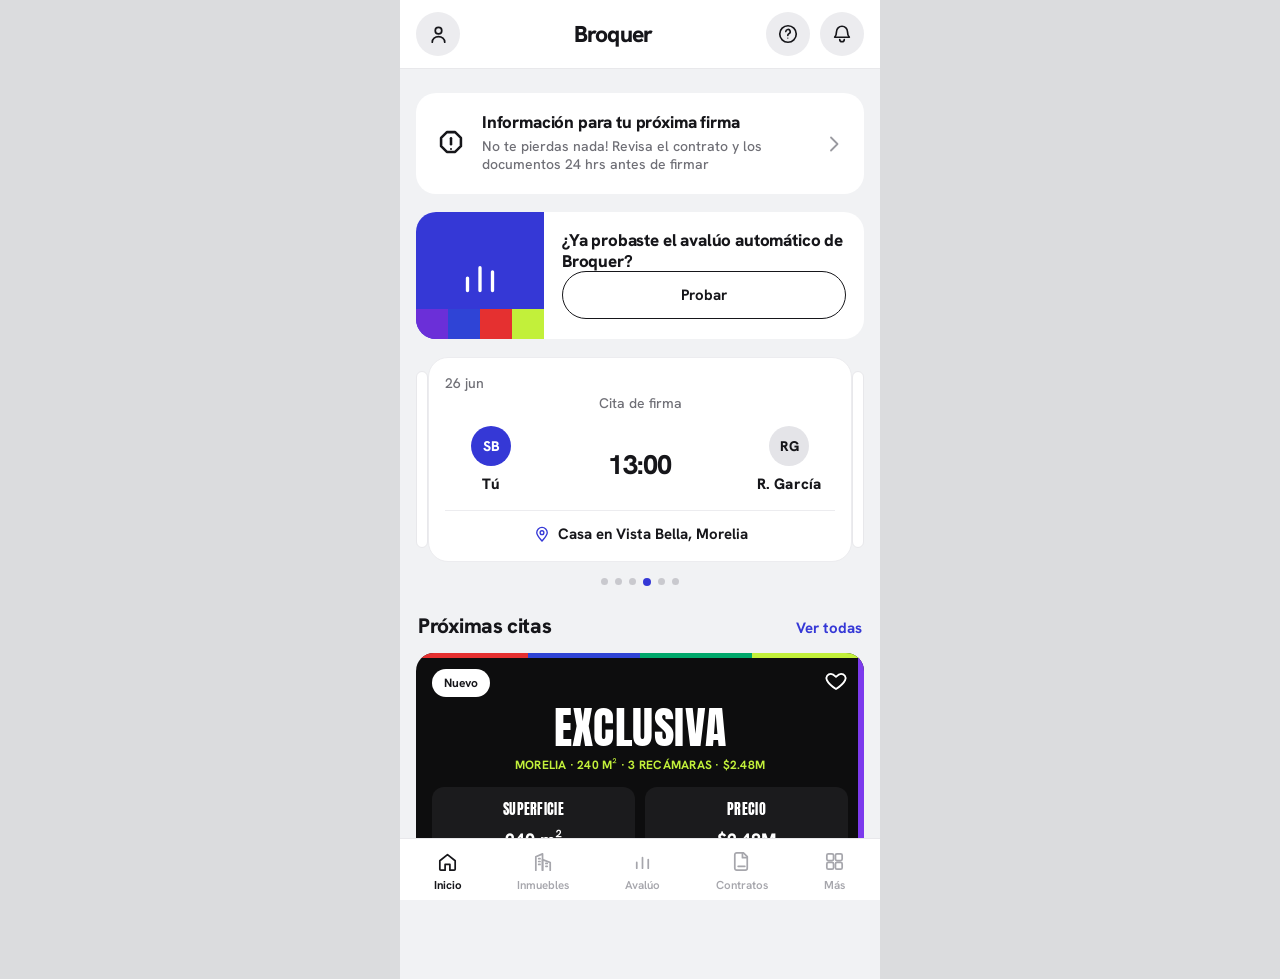
<file: index.html>
<!DOCTYPE html>
<html lang="es">
<head>
<meta charset="utf-8">
<meta name="viewport" content="width=device-width, initial-scale=1, viewport-fit=cover">
<meta name="theme-color" content="#FFFFFF">
<title>Broquer — Inicio</title>
<link rel="preconnect" href="https://fonts.googleapis.com">
<link rel="preconnect" href="https://fonts.gstatic.com" crossorigin>
<link href="https://fonts.googleapis.com/css2?family=Hanken+Grotesk:wght@400;500;600;700;800&family=Anton&display=swap" rel="stylesheet">
<link href="app.css" rel="stylesheet">
</head>
<body>
<div class="app">
  <div class="hd">
    <button class="cir" aria-label="Perfil"><svg class="ic" style="width:23px;height:23px"><use href="#ic-user"/></svg></button>
    <div class="wm">Broquer</div>
    <div class="hdr">
      <button class="cir" aria-label="Ayuda"><svg class="ic" style="width:22px;height:22px"><use href="#ic-help"/></svg></button>
      <button class="cir" aria-label="Notificaciones"><svg class="ic" style="width:22px;height:22px"><use href="#ic-bell"/></svg></button>
    </div>
  </div>

  <div class="pg">
    <div class="card alert">
      <svg class="ic ahx" style="width:34px;height:34px"><use href="#ic-alert"/></svg>
      <div class="atx">
        <div class="att">Información para tu próxima firma</div>
        <div class="asb">No te pierdas nada! Revisa el contrato y los documentos 24 hrs antes de firmar</div>
      </div>
      <svg class="ic acv" style="width:24px;height:24px"><use href="#ic-chevron"/></svg>
    </div>

    <div class="card tik">
      <div class="sq">
        <svg class="ic" style="width:50px;height:50px;stroke-width:1.6"><use href="#ic-chart"/></svg>
        <div class="band"><b style="background:#6B2FD8"></b><b style="background:#2F44D6"></b><b style="background:#E53030"></b><b style="background:#C2F03A"></b></div>
      </div>
      <div class="rt">
        <div class="q">¿Ya probaste el avalúo automático de Broquer?</div>
        <button class="pill">Probar</button>
      </div>
    </div>

    <div class="carwrap">
      <div class="sliv" style="left:0"></div>
      <div class="sliv" style="right:0"></div>
      <div class="match">
        <div class="mdate">26 jun</div>
        <div class="mphase">Cita de firma</div>
        <div class="vs">
          <div class="team"><div class="ava" style="background:#3538D6;color:#fff">SB</div><div class="ab">Tú</div></div>
          <div class="time">13:00</div>
          <div class="team"><div class="ava" style="background:#E4E4E8;color:#16161A">RG</div><div class="ab">R. García</div></div>
        </div>
        <div class="mloc"><svg class="ic" style="width:18px;height:18px"><use href="#ic-pin"/></svg>Casa en Vista Bella, Morelia</div>
      </div>
    </div>

    <div class="dots"><b></b><b></b><b></b><b class="on"></b><b></b><b></b></div>

    <div class="sec"><h2>Próximas citas</h2><a href="#">Ver todas</a></div>

    <div class="ev">
      <div class="top"><b style="background:#E53030"></b><b style="background:#2F44D6"></b><b style="background:#00A86B"></b><b style="background:#C2F03A"></b></div>
      <div class="rb"></div>
      <div class="row1"><span class="live">Nuevo</span><svg class="ic hrt" style="width:24px;height:24px"><use href="#ic-heart"/></svg></div>
      <div class="big">EXCLUSIVA</div>
      <div class="date">MORELIA · 240 M² · 3 RECÁMARAS · $2.48M</div>
      <div class="subs">
        <div class="sub"><div class="nm">SUPERFICIE</div><div class="vl">240 m²</div></div>
        <div class="sub"><div class="nm">PRECIO</div><div class="vl">$2.48M</div></div>
      </div>
    </div>
  </div>

  <nav class="nav">
    <a class="nv on" href="index.html"><svg class="ic" style="width:23px;height:23px"><use href="#ic-home"/></svg><span>Inicio</span></a>
    <a class="nv" href="propiedades.html"><svg class="ic" style="width:23px;height:23px"><use href="#ic-building"/></svg><span>Inmuebles</span></a>
    <a class="nv" href="avm.html"><svg class="ic" style="width:23px;height:23px"><use href="#ic-chart"/></svg><span>Avalúo</span></a>
    <a class="nv" href="contratos.html"><svg class="ic" style="width:23px;height:23px"><use href="#ic-contract"/></svg><span>Contratos</span></a>
    <a class="nv" href="mas.html"><svg class="ic" style="width:23px;height:23px"><use href="#ic-grid"/></svg><span>Más</span></a>
  </nav>
</div>
<script src="icons.js"></script>
</body>
</html>
</file>
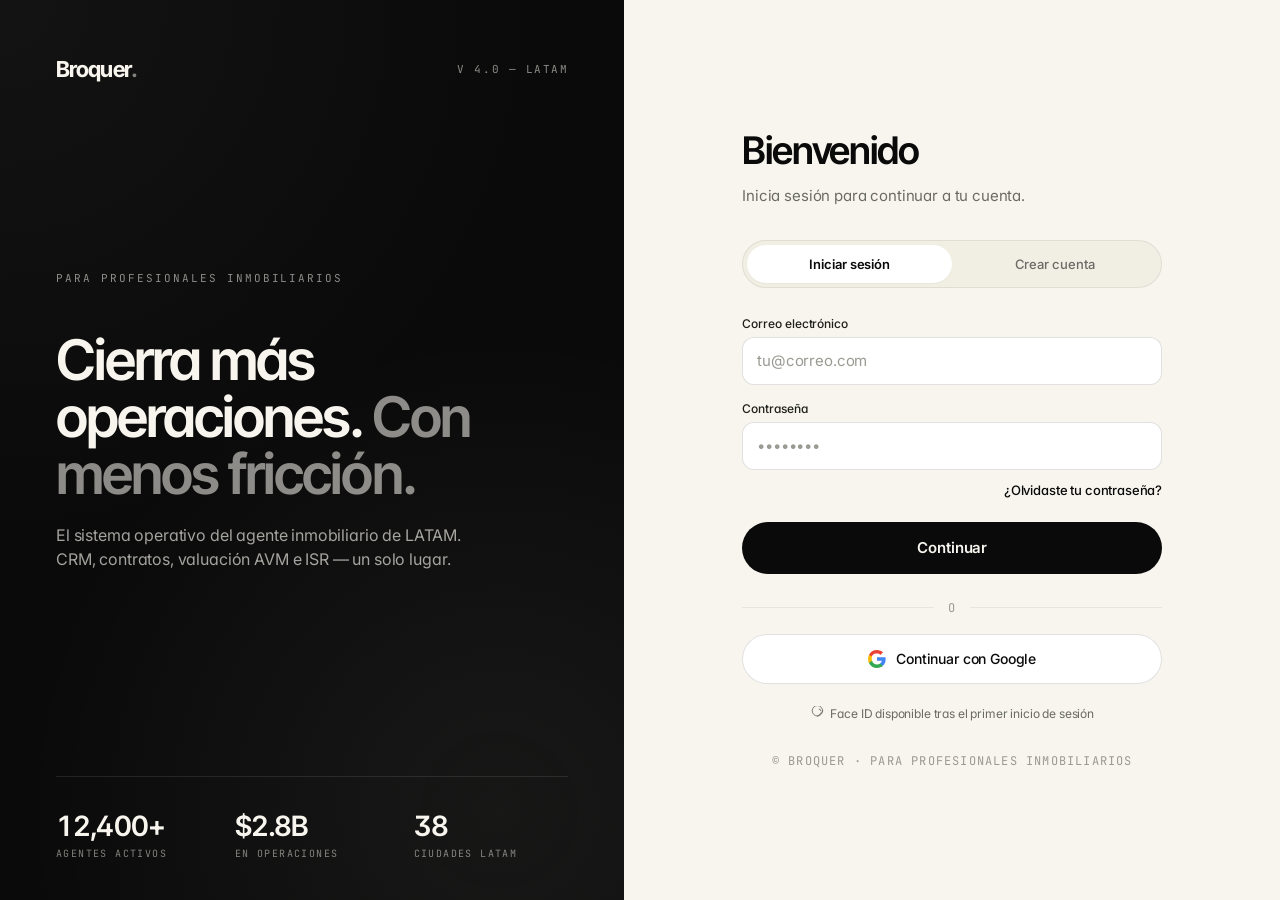
<file: admin.html>
<!DOCTYPE html>
<html lang="es">
<head>
<link rel="icon" type="image/png" href="isotipo-broquer.png"/>
<link rel="apple-touch-icon" href="isotipo-broquer.png"/>
<link rel="stylesheet" href="brokr-theme.css"/>
<style id="broquer-skin">
  html,body{background:var(--paper)!important;color:var(--ink)!important;font-family:var(--font-sans)!important;letter-spacing:-0.01em}
  *{font-family:var(--font-sans)!important}
  h1,h2,h3,.title,.heading{font-family:var(--font-display)!important;letter-spacing:-0.02em!important;color:var(--ink)!important}
  code,pre,.mono,kbd{font-family:var(--font-mono)!important}
  /* Surfaces */
  body, .screen, .panel, .container, .wrap, main { background:var(--paper)!important; color:var(--ink)!important; }
  .card, .ui-card, .box, .module, .pf-card, .stat-pill, .module-card, .cat-module, .profile-section, .activity-item, .news-ticker-wrap, .tile, .section, section, article {
    background:var(--bone)!important; border:1px solid var(--line)!important; border-radius:var(--r-lg)!important;
    color:var(--ink)!important; box-shadow:0 1px 2px rgba(10,10,10,.03)!important;
  }
  /* Headers/topbars that were navy → ivory */
  .home-header, .modules-header, .profile-header, .panel-topbar, header, .topbar, .nav-top, .app-header, .hdr, .navbar {
    background:var(--paper)!important; color:var(--ink)!important; border-bottom:1px solid var(--line)!important;
  }
  .home-header *, .modules-header *, .profile-header *, .panel-topbar *, header *, .topbar *, .nav-top *, .app-header *, .hdr *, .navbar * { color:var(--ink)!important; }
  /* Inputs */
  input, select, textarea {
    background:var(--bone)!important; border:1px solid var(--line-2)!important; color:var(--ink)!important;
    border-radius:var(--r)!important; font-family:var(--font-sans)!important; font-size:14px!important; padding:10px 12px!important;
    outline:none!important; transition:border-color .2s ease;
  }
  input:focus, select:focus, textarea:focus { border-color:var(--ink)!important; }
  /* Buttons */
  button, .btn, .ui-btn, .isr-calc-btn, .props-new-btn, .pe-save-btn, .prf-stripe-btn.primary, .pf-save-btn, .btn-pdf, .pe-toggle-slider {
    font-family:var(--font-sans)!important; letter-spacing:-0.005em!important;
  }
  button:not([class]), .btn-primary, .ui-btn, .pf-save-btn, .pe-save-btn, .isr-calc-btn, .props-new-btn, .btn-pdf, .prf-stripe-btn.primary {
    background:var(--ink)!important; color:var(--paper)!important;
    border:none!important; border-radius:var(--r)!important;
    padding:11px 18px!important; font-weight:600!important; cursor:pointer!important;
    box-shadow:0 1px 2px rgba(10,10,10,.08)!important; font-size:14px!important;
  }
  button:not([class]):hover, .btn-primary:hover, .ui-btn:hover, .pf-save-btn:hover, .pe-save-btn:hover, .isr-calc-btn:hover { opacity:.92!important; }
  /* Badges, chips */
  .badge, .chip, .pill, .stat-pill .lbl, .res-tipo-lbl, .isr-badge {
    background:var(--paper-2)!important; color:var(--ink-2)!important; border:1px solid var(--line)!important;
    border-radius:var(--r-pill)!important; padding:3px 10px!important; font-size:11px!important; font-weight:500!important;
  }
  /* Accent text colors that were navy or teal */
  [class*="navy"], [style*="color:#0f1829"], [style*="color: #0f1829"], [style*="color:#162035"] { color:var(--ink)!important; }
  /* Links */
  a { color:var(--ink)!important; text-decoration:none; }
  a:hover { color:var(--forest)!important; }
  /* Scrollbars */
  ::-webkit-scrollbar { width:6px; height:6px; }
  ::-webkit-scrollbar-thumb { background:var(--line-2); border-radius:3px; }
  /* Drop garish gradients on home-header */
  .home-header::before, .home-header::after { display:none!important; }
  /* Misc legacy */
  .app-sidebar { background:var(--paper)!important; border-right:1px solid var(--line)!important; }
  .proto-nav, .bottom-nav, .tabbar { background:var(--bone)!important; border-top:1px solid var(--line)!important; }
  /* Force any greeting "name" or page title light text to be dark */
  .greeting-text .hello, .greeting-text .name, .profile-name, .profile-sub, .panel-title, .modules-header h2 { color:var(--ink)!important; }
  /* Avatar-style circles that were translucent on navy → bone */
  .home-avatar, .profile-avatar, .pr-icon, .act-icon, .scw-avatar, .notif-bell, .stat-pill {
    background:var(--bone)!important; border:1px solid var(--line)!important; color:var(--ink)!important;
  }
</style>

<meta charset="UTF-8"/>
<meta name="viewport" content="width=device-width,initial-scale=1,viewport-fit=cover"/>
<meta name="apple-mobile-web-app-capable" content="yes"/>
<meta name="apple-mobile-web-app-status-bar-style" content="default"/>
<title>Admin · Broquer</title>
<link rel="icon" type="image/png" href="isotipo-broquer.png">
<link rel="apple-touch-icon" href="isotipo-broquer.png">
<link rel="preconnect" href="https://fonts.googleapis.com"/>
<link rel="preconnect" href="https://fonts.gstatic.com" crossorigin/>
<link href="https://fonts.googleapis.com/css2?family=Poppins:wght@300;400;500;600;700;800&display=swap" rel="stylesheet"/>
<style>
:root {
  --navy:       #0f1829;
  --navy-mid:   #162035;
  --navy-light: #1e2d47;
  --teal:       #0f1829;
  --teal-dark:  #162035;
  --white:      #ffffff;
  --gray-100:   #f5f6f8;
  --gray-200:   #e8eaee;
  --gray-400:   #9aa0ad;
  --gray-600:   #5a6070;
  --text:       #0f0f0f;
  --screen-bg:  #f0f2f7;
  --safe-top: env(safe-area-inset-top, 0px);
  --red: #ef4444;
  --green: #10b981;
  --amber: #f59e0b;
}
@supports (-webkit-touch-callout: none) {
  @media (display-mode: standalone) {
    :root { --safe-top: max(env(safe-area-inset-top, 0px), 44px); }
  }
}
* { margin:0; padding:0; box-sizing:border-box; -webkit-tap-highlight-color:transparent; }
html, body {
  font-family: 'Poppins', sans-serif;
  background: var(--screen-bg);
  color: var(--text);
  min-height: 100%;
}

/* ══ TOPBAR ══ */
.admin-topbar {
  background: var(--navy);
  padding: calc(var(--safe-top) + 14px) 20px 16px;
  display: flex; align-items: center; gap: 14px;
  position: sticky; top: 0; z-index: 100;
}
.back-btn {
  width: 38px; height: 38px; border-radius: 13px;
  background: rgba(255,255,255,0.1);
  border: 1px solid rgba(255,255,255,0.15);
  color: white; font-size: 20px;
  display: flex; align-items: center; justify-content: center;
  cursor: pointer; flex-shrink: 0; text-decoration: none;
  transition: background 0.15s;
}
.back-btn:active { background: rgba(255,255,255,0.2); }
.topbar-title { font-size: 17px; font-weight: 800; color: white; flex: 1; }
.topbar-badge {
  background: rgba(239,68,68,0.25);
  border: 1px solid rgba(239,68,68,0.4);
  color: #fca5a5; font-size: 10px; font-weight: 700;
  padding: 3px 10px; border-radius: 20px;
  text-transform: uppercase; letter-spacing: 0.5px;
}

/* ══ STATS HEADER ══ */
.stats-strip {
  background: var(--navy-mid);
  padding: 14px 20px 18px;
  display: grid; grid-template-columns: repeat(3, 1fr); gap: 10px;
}
.stat-box {
  background: rgba(255,255,255,0.07);
  border: 1px solid rgba(255,255,255,0.1);
  border-radius: 14px; padding: 10px 12px;
  text-align: center;
}
.stat-box .v { font-size: 22px; font-weight: 800; color: white; }
.stat-box .l { font-size: 10px; color: rgba(255,255,255,0.45); margin-top: 2px; font-weight: 500; }
.stat-box.accent .v { color: #ffffff; font-weight: 900; }
.stat-box.warn .v { color: #fbbf24; }

/* ══ SEARCH & FILTER ══ */
.controls-bar {
  padding: 16px 16px 8px;
  display: flex; flex-direction: column; gap: 10px;
}
.search-input {
  width: 100%; padding: 11px 16px 11px 40px;
  background: white; border: 1.5px solid var(--gray-200);
  border-radius: 14px; font-family: 'Poppins', sans-serif;
  font-size: 14px; color: var(--text); outline: none;
  transition: border-color 0.2s;
  background-image: url("data:image/svg+xml,%3Csvg xmlns='http://www.w3.org/2000/svg' width='16' height='16' fill='none' viewBox='0 0 24 24' stroke='%239aa0ad' stroke-width='2'%3E%3Ccircle cx='11' cy='11' r='8'/%3E%3Cpath stroke-linecap='round' d='M21 21l-4.35-4.35'/%3E%3C/svg%3E");
  background-repeat: no-repeat;
  background-position: 14px center;
}
.search-input:focus { border-color: var(--navy); }
.filter-row {
  display: flex; gap: 6px; overflow-x: auto;
  padding-bottom: 4px; scrollbar-width: none;
}
.filter-row::-webkit-scrollbar { display: none; }
.filter-chip {
  flex-shrink: 0;
  padding: 6px 14px; border-radius: 20px;
  font-size: 12px; font-weight: 600; cursor: pointer;
  border: 1.5px solid var(--gray-200); background: white;
  color: var(--gray-600); transition: all 0.15s;
  white-space: nowrap;
}
.filter-chip.active {
  background: var(--navy); border-color: var(--navy);
  color: white;
}

/* ══ USER LIST ══ */
.users-list {
  padding: 4px 16px 100px;
  display: flex; flex-direction: column; gap: 10px;
}
.user-card {
  background: white; border-radius: 18px;
  border: 1px solid rgba(0,0,0,0.06);
  box-shadow: 0 2px 10px rgba(0,0,0,0.05);
  overflow: hidden;
  transition: box-shadow 0.15s;
}
.user-card-header {
  padding: 14px 16px;
  display: flex; align-items: center; gap: 12px;
  cursor: pointer;
}
.user-avatar-sm {
  width: 44px; height: 44px; border-radius: 14px;
  background: var(--navy);
  display: flex; align-items: center; justify-content: center;
  font-size: 18px; font-weight: 800; color: white;
  flex-shrink: 0;
}
.user-avatar-sm.inactive {
  background: linear-gradient(135deg, #9aa0ad, #6b7280);
}
.user-info { flex: 1; min-width: 0; }
.user-name {
  font-size: 14px; font-weight: 700; color: var(--text);
  white-space: nowrap; overflow: hidden; text-overflow: ellipsis;
}
.user-email {
  font-size: 11px; color: var(--gray-400); margin-top: 1px;
  white-space: nowrap; overflow: hidden; text-overflow: ellipsis;
}
.user-tags { display: flex; gap: 5px; margin-top: 5px; flex-wrap: wrap; }
.tag {
  font-size: 10px; font-weight: 700; padding: 2px 8px;
  border-radius: 10px; text-transform: uppercase; letter-spacing: 0.3px;
}
.tag-admin         { background: rgba(239,68,68,0.12); color: #ef4444; }
.tag-pro           { background: rgba(15,24,41,0.08); color: var(--navy); }
.tag-modulos       { background: rgba(139,92,246,0.13); color: #8b5cf6; }
.tag-personalizado { background: rgba(139,92,246,0.13); color: #8b5cf6; }
.tag-free          { background: rgba(0,0,0,0.07); color: var(--gray-600); }
.tag-inactive { background: rgba(239,68,68,0.08); color: #f87171; }
.tag-active   { background: rgba(16,185,129,0.12); color: #10b981; }
.expand-icon {
  color: var(--gray-400); font-size: 16px;
  transition: transform 0.2s; flex-shrink: 0;
}
.user-card.expanded .expand-icon { transform: rotate(90deg); }

/* ══ USER EDIT PANEL ══ */
.user-edit-panel {
  display: none;
  border-top: 1px solid rgba(0,0,0,0.06);
  padding: 16px;
  background: var(--gray-100);
}
.user-card.expanded .user-edit-panel { display: block; }

.edit-section {
  font-size: 10px; font-weight: 700; text-transform: uppercase;
  letter-spacing: 0.8px; color: var(--navy); opacity: 0.65;
  margin: 14px 0 10px; padding-left: 2px;
}
.edit-section:first-child { margin-top: 0; }

/* Plan selector */
.plan-grid {
  display: grid; grid-template-columns: repeat(2, 1fr); gap: 8px;
  margin-bottom: 4px;
}
.plan-option {
  padding: 10px 12px; border-radius: 12px;
  border: 2px solid var(--gray-200); background: white;
  cursor: pointer; transition: all 0.15s; text-align: center;
}
.plan-option.selected {
  border-color: var(--navy); background: rgba(15,24,41,0.04);
}
.plan-option.selected-admin {
  border-color: var(--red); background: rgba(239,68,68,0.07);
}
.plan-option-name {
  font-size: 13px; font-weight: 700; color: var(--text);
  display: block;
}
.plan-option-desc {
  font-size: 10px; color: var(--gray-400); margin-top: 2px;
}

/* Module toggles */
.mod-grid {
  display: grid; grid-template-columns: repeat(2, 1fr); gap: 8px;
}
.mod-toggle-row {
  display: flex; align-items: center; gap: 10px;
  background: white; border-radius: 12px;
  padding: 10px 12px;
  border: 1.5px solid var(--gray-200);
  transition: border-color 0.15s;
}
.mod-toggle-row.enabled { border-color: rgba(15,24,41,0.2); }
.mod-toggle-row.locked { opacity: 0.45; pointer-events: none; }
.mod-icon { font-size: 18px; flex-shrink: 0; }
.mod-name-lbl { font-size: 12px; font-weight: 600; flex: 1; }
.toggle-sw { position: relative; width: 36px; height: 20px; flex-shrink: 0; }
.toggle-sw input { opacity: 0; width: 0; height: 0; }
.toggle-track {
  position: absolute; inset: 0; background: var(--gray-200);
  border-radius: 10px; cursor: pointer; transition: background 0.2s;
}
.toggle-track::before {
  content: ''; position: absolute;
  width: 14px; height: 14px; background: white;
  border-radius: 50%; left: 3px; top: 3px;
  transition: transform 0.2s;
  box-shadow: 0 1px 3px rgba(0,0,0,0.2);
}
.toggle-sw input:checked + .toggle-track { background: var(--navy); }
.toggle-sw input:checked + .toggle-track::before { transform: translateX(16px); }

/* Activate / Deactivate */
.status-row {
  display: flex; align-items: center; justify-content: space-between;
  background: white; border-radius: 12px; padding: 12px 14px;
  border: 1.5px solid var(--gray-200);
}
.status-label { font-size: 13px; font-weight: 600; }
.status-toggle-btn {
  padding: 6px 14px; border-radius: 20px; border: none;
  font-size: 12px; font-weight: 700; font-family: 'Poppins', sans-serif;
  cursor: pointer; transition: all 0.15s;
}
.btn-deactivate { background: rgba(239,68,68,0.1); color: #ef4444; }
.btn-deactivate:hover { background: rgba(239,68,68,0.2); }
.btn-activate { background: rgba(16,185,129,0.1); color: #10b981; }
.btn-activate:hover { background: rgba(16,185,129,0.2); }

/* Save button */
.save-user-btn {
  width: 100%; margin-top: 14px;
  padding: 13px; border-radius: 14px; border: none;
  background: var(--navy); color: white;
  font-size: 14px; font-weight: 700; font-family: 'Poppins', sans-serif;
  cursor: pointer; transition: opacity 0.15s;
  display: flex; align-items: center; justify-content: center; gap: 8px;
}
.save-user-btn:active { opacity: 0.85; }
.save-user-btn:disabled { opacity: 0.5; cursor: default; }

/* ══ EMPTY / LOADING STATE ══ */
.state-msg {
  text-align: center; padding: 50px 20px;
  color: var(--gray-400); font-size: 14px;
}
.state-msg .ico { font-size: 36px; margin-bottom: 10px; }

/* ══ TOAST ══ */
.admin-toast {
  position: fixed; bottom: 30px; left: 50%;
  transform: translateX(-50%) translateY(0);
  background: var(--navy); color: white;
  padding: 10px 22px; border-radius: 20px;
  font-size: 13px; font-weight: 500; font-family: 'Poppins', sans-serif;
  box-shadow: 0 4px 20px rgba(0,0,0,0.3);
  z-index: 9999; opacity: 0;
  transition: opacity 0.2s, transform 0.2s;
  white-space: nowrap;
}
.admin-toast.show { opacity: 1; }

/* ══ PLAN NOTE ══ */
.plan-note {
  font-size: 11px; color: var(--gray-400); margin-top: 8px;
  padding: 8px 12px; background: white; border-radius: 10px;
  line-height: 1.5;
}
</style>
</head>
<body>

<!-- TOPBAR -->
<div class="admin-topbar">
  <a class="back-btn" onclick="history.back()">←</a>
  <span class="topbar-title">Panel de Admin</span>
  <span class="topbar-badge">🛡️ Admin</span>
</div>

<!-- STATS STRIP -->
<div class="stats-strip">
  <div class="stat-box accent">
    <div class="v" id="stat-total">—</div>
    <div class="l">Usuarios</div>
  </div>
  <div class="stat-box">
    <div class="v" id="stat-active">—</div>
    <div class="l">Activos</div>
  </div>
  <div class="stat-box warn">
    <div class="v" id="stat-pro">—</div>
    <div class="l">Pro / Admin</div>
  </div>
</div>

<!-- CONTROLS -->
<div class="controls-bar">
  <input class="search-input" id="search-input" type="text" placeholder="Buscar por nombre o correo..."
         oninput="filterUsers()"/>
  <div class="filter-row">
    <div class="filter-chip active" data-filter="todos" onclick="setFilter('todos')">Todos</div>
    <div class="filter-chip" data-filter="admin"   onclick="setFilter('admin')">Admin</div>
    <div class="filter-chip" data-filter="pro"     onclick="setFilter('pro')">Pro</div>
    <div class="filter-chip" data-filter="modulos" onclick="setFilter('modulos')">Módulos</div>
    <div class="filter-chip" data-filter="free"    onclick="setFilter('free')">Free</div>
    <div class="filter-chip" data-filter="inactivo" onclick="setFilter('inactivo')">Inactivos</div>
  </div>
</div>

<!-- USER LIST -->
<div class="users-list" id="users-list">
  <div class="state-msg"><div class="ico">⏳</div>Cargando usuarios...</div>
</div>

<!-- TOAST -->
<div class="admin-toast" id="admin-toast"></div>

<script>
// ══════════════════════════════════════════
// CONFIG SUPABASE
// ══════════════════════════════════════════
const SB_URL = 'https://urtgysmtnvoqaljuhntz.supabase.co';
const SB_KEY = 'sb_publishable_EVGLfmHVorBpQQWAh-vypA_hANNk_-i';

const MODULOS_LIST = [
  { id: 'isr',         icon: '🧮', nombre: 'Calculadora ISR' },
  { id: 'ficha-manual',icon: '📝', nombre: 'Ficha Manual' },
  { id: 'ficha',       icon: '🏷️', nombre: 'Ficha EasyBroker' },
  { id: 'contratos',   icon: '📄', nombre: 'Contratos' },
  { id: 'avm',         icon: '📊', nombre: 'Opinión de Valor' },
  { id: 'props',       icon: '🏘️', nombre: 'Mis Inmuebles' },
];

const PLANES = [
  { id: 'admin',        nombre: 'Admin',        desc: 'Acceso total + panel admin' },
  { id: 'pro',          nombre: 'Pro',           desc: 'Todos los módulos activos' },
  { id: 'personalizado',nombre: 'Personalizado', desc: 'Elige módulos manualmente' },
  { id: 'free',         nombre: 'Free',          desc: 'Solo fichas manuales por defecto' },
];

let allUsers = [];
let currentFilter = 'todos';
let currentSearch = '';
let sbToken = '';
let currentAdminId = '';

// ══════════════════════════════════════════
// INIT
// ══════════════════════════════════════════
async function adminInit() {
  sbToken = localStorage.getItem('sb_token') || sessionStorage.getItem('sb_token') || '';
  const user = JSON.parse(localStorage.getItem('sb_user') || sessionStorage.getItem('sb_user') || '{}');

  if (!sbToken || !user.id) { window.location.href = 'login.html'; return; }
  currentAdminId = user.id;

  // Verify admin plan
  try {
    const r = await sbFetch(`/rest/v1/usuarios?id=eq.${user.id}&select=plan`);
    const data = await r.json();
    if (!data.length || data[0].plan !== 'admin') {
      alert('Acceso denegado. Solo administradores.');
      window.location.href = 'index.html';
      return;
    }
  } catch(e) {
    alert('Error de autenticación.');
    window.location.href = 'index.html';
    return;
  }

  loadUsers();
}

// ══════════════════════════════════════════
// SUPABASE HELPER
// ══════════════════════════════════════════
function sbFetch(path, options = {}) {
  return fetch(SB_URL + path, {
    ...options,
    headers: {
      'apikey': SB_KEY,
      'Authorization': `Bearer ${sbToken}`,
      'Content-Type': 'application/json',
      'Prefer': 'return=minimal',
      ...(options.headers || {})
    }
  });
}

// ══════════════════════════════════════════
// LOAD USERS
// ══════════════════════════════════════════
async function loadUsers() {
  document.getElementById('users-list').innerHTML =
    '<div class="state-msg"><div class="ico">⏳</div>Cargando usuarios...</div>';
  try {
    const r = await sbFetch('/rest/v1/usuarios?select=*&order=created_at.desc');
    allUsers = await r.json();
    updateStats();
    renderUsers();
  } catch(e) {
    document.getElementById('users-list').innerHTML =
      '<div class="state-msg"><div class="ico">⚠️</div>Error al cargar usuarios.</div>';
  }
}

function updateStats() {
  document.getElementById('stat-total').textContent = allUsers.length;
  document.getElementById('stat-active').textContent = allUsers.filter(u => u.activo !== false).length;
  document.getElementById('stat-pro').textContent = allUsers.filter(u => u.plan === 'pro' || u.plan === 'admin').length;
}

// ══════════════════════════════════════════
// FILTER & SEARCH
// ══════════════════════════════════════════
function setFilter(f) {
  currentFilter = f;
  document.querySelectorAll('.filter-chip').forEach(c => c.classList.remove('active'));
  document.querySelector(`[data-filter="${f}"]`)?.classList.add('active');
  renderUsers();
}

function filterUsers() {
  currentSearch = document.getElementById('search-input').value.toLowerCase();
  renderUsers();
}

function getFilteredUsers() {
  return allUsers.filter(u => {
    // Search
    if (currentSearch) {
      const hay = ((u.nombre || '') + (u.email || '')).toLowerCase();
      if (!hay.includes(currentSearch)) return false;
    }
    // Filter
    if (currentFilter === 'todos') return true;
    if (currentFilter === 'inactivo') return u.activo === false;
    return u.plan === currentFilter;
  });
}

// ══════════════════════════════════════════
// RENDER
// ══════════════════════════════════════════
function renderUsers() {
  const list = document.getElementById('users-list');
  const users = getFilteredUsers();

  if (!users.length) {
    list.innerHTML = '<div class="state-msg"><div class="ico">🔍</div>Sin resultados.</div>';
    return;
  }

  list.innerHTML = users.map(u => buildUserCard(u)).join('');
}

function buildUserCard(u) {
  const initial = (u.nombre || u.email || '?')[0].toUpperCase();
  const isActive = u.activo !== false;
  const plan = u.plan || 'free';
  const mods = u.modulos || [];
  const isModPlan = (plan === 'modulos' || plan === 'personalizado');
  const isAdminOrPro = (plan === 'admin' || plan === 'pro');

  // Tags
  const planLabel = {admin:'Admin',pro:'Pro',personalizado:'Personalizado',modulos:'Personalizado',free:'Free'}[plan] || plan;
  const planTag = `<span class="tag tag-${plan}">${planLabel}</span>`;
  const statusTag = isActive
    ? '<span class="tag tag-active">Activo</span>'
    : '<span class="tag tag-inactive">Inactivo</span>';

  // Plan options
  const planOptions = PLANES.map(p => {
    const sel = plan === p.id ? (p.id === 'admin' ? 'selected-admin' : 'selected') : '';
    return `<div class="plan-option ${sel}" onclick="selectPlan('${u.id}','${p.id}')">
      <span class="plan-option-name">${p.nombre}</span>
      <span class="plan-option-desc">${p.desc}</span>
    </div>`;
  }).join('');

  // Module toggles
  const modToggles = MODULOS_LIST.map(m => {
    const checked = (isAdminOrPro || mods.includes(m.id)) ? 'checked' : '';
    const locked = isAdminOrPro ? 'locked' : '';
    const enabled = (isAdminOrPro || mods.includes(m.id)) ? 'enabled' : '';
    return `<div class="mod-toggle-row ${locked} ${enabled}" id="modrow-${u.id}-${m.id}">
      <span class="mod-icon">${m.icon}</span>
      <span class="mod-name-lbl">${m.nombre}</span>
      <label class="toggle-sw">
        <input type="checkbox" ${checked} onchange="toggleMod('${u.id}','${m.id}',this)"
               ${isAdminOrPro ? 'disabled' : ''}/>
        <span class="toggle-track"></span>
      </label>
    </div>`;
  }).join('');

  const planNote = isAdminOrPro
    ? `<div class="plan-note">ℹ️ Plan <strong>${plan.toUpperCase()}</strong>: todos los módulos están activos automáticamente. Cambia a <strong>Personalizado</strong> para elegir manualmente.</div>`
    : (plan === 'free' ? `<div class="plan-note">ℹ️ Plan <strong>Free</strong>: incluye Fichas Manuales por defecto. Puedes activar módulos adicionales arriba.</div>` : '');

  const statusBtn = isActive
    ? `<button class="status-toggle-btn btn-deactivate" onclick="toggleActive('${u.id}', false)">Desactivar cuenta</button>`
    : `<button class="status-toggle-btn btn-activate" onclick="toggleActive('${u.id}', true)">Activar cuenta</button>`;

  return `
  <div class="user-card" id="card-${u.id}">
    <div class="user-card-header" onclick="toggleCard('${u.id}')">
      <div class="user-avatar-sm ${isActive ? '' : 'inactive'}">${initial}</div>
      <div class="user-info">
        <div class="user-name">${u.nombre || '(Sin nombre)'}</div>
        <div class="user-email">${u.email || '—'}</div>
        <div class="user-tags">${planTag}${statusTag}</div>
      </div>
      <span class="expand-icon">›</span>
    </div>
    <div class="user-edit-panel">
      <div class="edit-section">Suscripción / Plan</div>
      <div class="plan-grid" id="plan-grid-${u.id}">${planOptions}</div>

      <div class="edit-section" style="margin-top:14px">Módulos disponibles</div>
      ${planNote}
      <div class="mod-grid" id="mod-grid-${u.id}" style="margin-top:${isAdminOrPro?'8px':'0'}">${modToggles}</div>

      <div class="edit-section" style="margin-top:14px">Estado de cuenta</div>
      <div class="status-row">
        <span class="status-label">${isActive ? '✅ Cuenta activa' : '🔴 Cuenta inactiva'}</span>
        ${statusBtn}
      </div>

      <button class="save-user-btn" id="save-btn-${u.id}" onclick="saveUser('${u.id}')">
        💾 Guardar cambios
      </button>
    </div>
  </div>`;
}

// ══════════════════════════════════════════
// INTERACTIONS
// ══════════════════════════════════════════
function toggleCard(uid) {
  const card = document.getElementById(`card-${uid}`);
  card.classList.toggle('expanded');
}

function selectPlan(uid, plan) {
  // Update local data
  const u = allUsers.find(x => x.id === uid);
  if (!u) return;
  u.plan = plan;

  // Re-render that card's plan grid & module grid
  const planGrid = document.getElementById(`plan-grid-${uid}`);
  const modGrid  = document.getElementById(`mod-grid-${uid}`);
  const isAdminOrPro = (plan === 'admin' || plan === 'pro');

  // Update plan options visuals
  planGrid.querySelectorAll('.plan-option').forEach(opt => {
    opt.className = 'plan-option';
    const pname = opt.querySelector('.plan-option-name').textContent.toLowerCase();
    if (pname === plan) opt.classList.add(plan === 'admin' ? 'selected-admin' : 'selected');
  });

  // Update module toggles lock state
  modGrid.querySelectorAll('.mod-toggle-row').forEach(row => {
    const chk = row.querySelector('input[type=checkbox]');
    row.classList.remove('locked', 'enabled');
    if (isAdminOrPro) {
      row.classList.add('locked', 'enabled');
      chk.checked = true;
      chk.disabled = true;
    } else if (plan === 'free') {
      chk.checked = false;
      chk.disabled = false;
      row.classList.remove('enabled');
    } else {
      chk.disabled = false;
      if (chk.checked) row.classList.add('enabled');
    }
  });

  // Update plan note
  const noteEl = modGrid.previousElementSibling;
  if (noteEl && noteEl.classList.contains('plan-note')) noteEl.remove();
  if (isAdminOrPro) {
    const note = document.createElement('div');
    note.className = 'plan-note';
    note.innerHTML = `ℹ️ Plan <strong>${plan.toUpperCase()}</strong>: todos los módulos están activos automáticamente. Cambia a <strong>Personalizado</strong> para elegir manualmente.`;
    modGrid.parentElement.insertBefore(note, modGrid);
  } else if (plan === 'free') {
    const note = document.createElement('div');
    note.className = 'plan-note';
    note.innerHTML = `ℹ️ Plan <strong>Free</strong>: incluye Fichas Manuales por defecto. Puedes activar módulos adicionales arriba.`;
    modGrid.parentElement.insertBefore(note, modGrid);
  }
}

function toggleMod(uid, modId, chk) {
  const u = allUsers.find(x => x.id === uid);
  if (!u) return;
  if (!u.modulos) u.modulos = [];
  if (chk.checked) {
    if (!u.modulos.includes(modId)) u.modulos.push(modId);
    chk.closest('.mod-toggle-row').classList.add('enabled');
  } else {
    u.modulos = u.modulos.filter(m => m !== modId);
    chk.closest('.mod-toggle-row').classList.remove('enabled');
  }
}

function toggleActive(uid, newState) {
  const u = allUsers.find(x => x.id === uid);
  if (!u) return;
  if (!confirm(newState ? '¿Activar esta cuenta?' : '¿Desactivar esta cuenta? El usuario no podrá entrar.')) return;
  u.activo = newState;

  // Update status row UI
  const card = document.getElementById(`card-${uid}`);
  const statusRow = card.querySelector('.status-row');
  const statusLabel = statusRow.querySelector('.status-label');
  statusLabel.textContent = newState ? '✅ Cuenta activa' : '🔴 Cuenta inactiva';
  statusRow.querySelector('.status-toggle-btn').outerHTML = newState
    ? `<button class="status-toggle-btn btn-deactivate" onclick="toggleActive('${uid}', false)">Desactivar cuenta</button>`
    : `<button class="status-toggle-btn btn-activate" onclick="toggleActive('${uid}', true)">Activar cuenta</button>`;

  // Update avatar color
  const avatar = card.querySelector('.user-avatar-sm');
  if (newState) avatar.classList.remove('inactive');
  else avatar.classList.add('inactive');
}

// ══════════════════════════════════════════
// SAVE TO SUPABASE
// ══════════════════════════════════════════
async function saveUser(uid) {
  const u = allUsers.find(x => x.id === uid);
  if (!u) return;

  const btn = document.getElementById(`save-btn-${uid}`);
  btn.disabled = true;
  btn.textContent = 'Guardando...';

  const payload = {
    plan: u.plan,
    modulos: u.modulos || [],
    activo: u.activo !== false,
  };

  try {
    const r = await sbFetch(`/rest/v1/usuarios?id=eq.${uid}`, {
      method: 'PATCH',
      body: JSON.stringify(payload)
    });
    if (!r.ok && r.status !== 204) throw new Error('HTTP ' + r.status);
    showToast('✅ Cambios guardados');
    // Refresh tags in card header
    const card = document.getElementById(`card-${uid}`);
    const tagRow = card.querySelector('.user-tags');
    const planTag = `<span class="tag tag-${u.plan}">${u.plan.toUpperCase()}</span>`;
    const statusTag = (u.activo !== false)
      ? '<span class="tag tag-active">Activo</span>'
      : '<span class="tag tag-inactive">Inactivo</span>';
    tagRow.innerHTML = planTag + statusTag;
    updateStats();
  } catch(e) {
    showToast('❌ Error al guardar. Intenta de nuevo.');
  }

  btn.disabled = false;
  btn.innerHTML = '💾 Guardar cambios';
}

// ══════════════════════════════════════════
// TOAST
// ══════════════════════════════════════════
let toastTimeout;
function showToast(msg) {
  const t = document.getElementById('admin-toast');
  t.textContent = msg;
  t.classList.add('show');
  clearTimeout(toastTimeout);
  toastTimeout = setTimeout(() => t.classList.remove('show'), 2800);
}

// ══════════════════════════════════════════
// BOOT
// ══════════════════════════════════════════
document.addEventListener('DOMContentLoaded', adminInit);
</script>
</body>
</html>
</file>
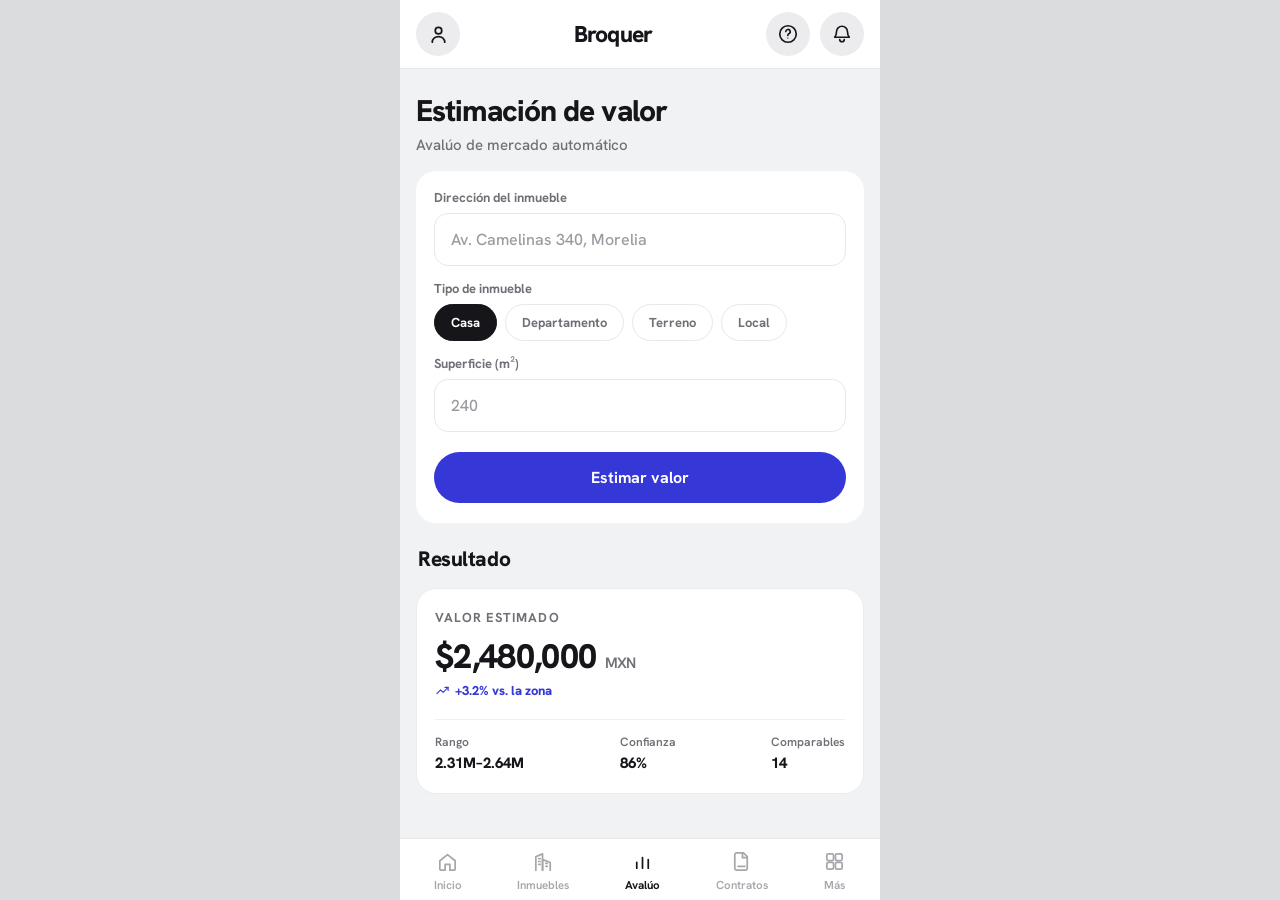
<file: avm.html>
<!DOCTYPE html>
<html lang="es">
<head>
<meta charset="utf-8">
<meta name="viewport" content="width=device-width, initial-scale=1, viewport-fit=cover">
<meta name="theme-color" content="#FFFFFF">
<title>Broquer — Estimación de valor</title>
<link rel="preconnect" href="https://fonts.googleapis.com">
<link rel="preconnect" href="https://fonts.gstatic.com" crossorigin>
<link href="https://fonts.googleapis.com/css2?family=Hanken+Grotesk:wght@400;500;600;700;800&family=Anton&display=swap" rel="stylesheet">
<link href="app.css" rel="stylesheet">
</head>
<body>
<div class="app">
  <div class="hd">
    <button class="cir" aria-label="Perfil"><svg class="ic" style="width:23px;height:23px"><use href="#ic-user"/></svg></button>
    <div class="wm">Broquer</div>
    <div class="hdr">
      <button class="cir" aria-label="Ayuda"><svg class="ic" style="width:22px;height:22px"><use href="#ic-help"/></svg></button>
      <button class="cir" aria-label="Notificaciones"><svg class="ic" style="width:22px;height:22px"><use href="#ic-bell"/></svg></button>
    </div>
  </div>

  <div class="pg">
    <h1 class="htitle">Estimación de valor</h1>
    <p class="hsub">Avalúo de mercado automático</p>

    <div class="card" style="padding:4px 18px 20px;margin-top:16px">
      <label class="field">
        <span class="lab">Dirección del inmueble</span>
        <input class="input" type="text" placeholder="Av. Camelinas 340, Morelia">
      </label>

      <div class="field">
        <span class="lab">Tipo de inmueble</span>
        <div class="chips" style="margin-top:0">
          <span class="chip on">Casa</span>
          <span class="chip">Departamento</span>
          <span class="chip">Terreno</span>
          <span class="chip">Local</span>
        </div>
      </div>

      <label class="field">
        <span class="lab">Superficie (m²)</span>
        <input class="input" type="text" inputmode="numeric" placeholder="240">
      </label>

      <button class="pill-fill" style="margin-top:20px">Estimar valor</button>
    </div>

    <div class="sec"><h2>Resultado</h2></div>
    <div class="result">
      <div class="rl">Valor estimado</div>
      <div class="rv">$2,480,000 <small>MXN</small></div>
      <div style="display:inline-flex;align-items:center;gap:5px;color:#3538D6;font-weight:800;font-size:13px;margin-top:2px">
        <svg class="ic" style="width:15px;height:15px"><use href="#ic-trend"/></svg>+3.2% vs. la zona
      </div>
      <div class="rrow">
        <div><div class="k">Rango</div><div class="v">2.31M–2.64M</div></div>
        <div><div class="k">Confianza</div><div class="v">86%</div></div>
        <div><div class="k">Comparables</div><div class="v">14</div></div>
      </div>
    </div>
  </div>

  <nav class="nav">
    <a class="nv" href="index.html"><svg class="ic" style="width:23px;height:23px"><use href="#ic-home"/></svg><span>Inicio</span></a>
    <a class="nv" href="propiedades.html"><svg class="ic" style="width:23px;height:23px"><use href="#ic-building"/></svg><span>Inmuebles</span></a>
    <a class="nv on" href="avm.html"><svg class="ic" style="width:23px;height:23px"><use href="#ic-chart"/></svg><span>Avalúo</span></a>
    <a class="nv" href="contratos.html"><svg class="ic" style="width:23px;height:23px"><use href="#ic-contract"/></svg><span>Contratos</span></a>
    <a class="nv" href="mas.html"><svg class="ic" style="width:23px;height:23px"><use href="#ic-grid"/></svg><span>Más</span></a>
  </nav>
</div>
<script src="icons.js"></script>
</body>
</html>
</file>
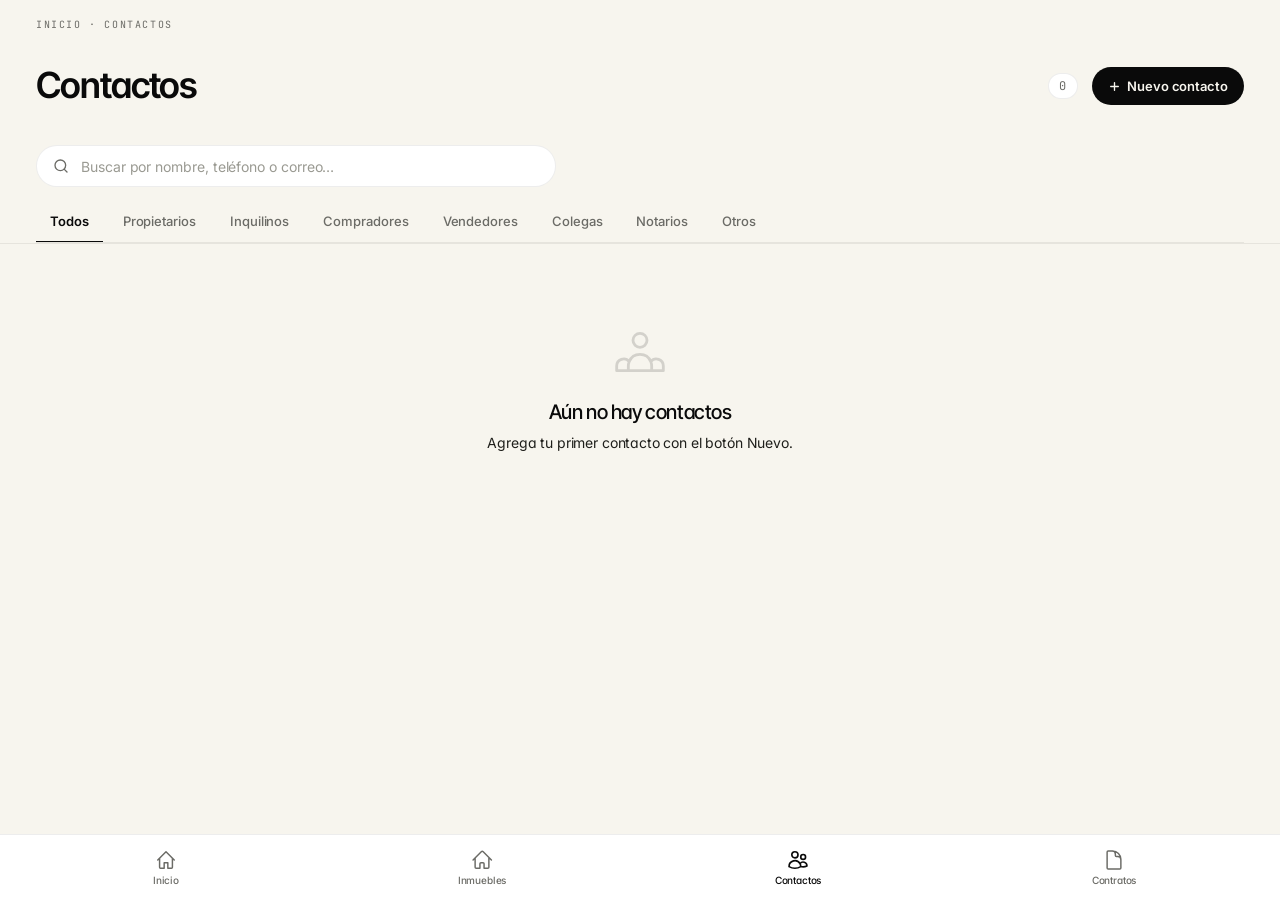
<file: contactos.html>
<!DOCTYPE html>
<html lang="es">
<head>
<meta charset="UTF-8"/>
<meta name="viewport" content="width=device-width,initial-scale=1,viewport-fit=cover"/>
<title>Contactos · Broquer</title>
<link rel="manifest" href="manifest.json"/>
<link rel="icon" type="image/png" href="isotipo-broquer.png"/>
<link rel="apple-touch-icon" href="isotipo-broquer.png"/>
<meta name="theme-color" content="#F7F5EE"/>
<link rel="stylesheet" href="brokr-theme.css"/>
<style>
html, body { background: var(--paper); }

/* Top bar */
.page-head {
  background: var(--paper);
  border-bottom: 1px solid var(--line);
  padding: 18px 36px 0;
  position: sticky; top: 0; z-index: 12;
}
@media (max-width: 720px) { .page-head { padding: 12px 16px 0; } }

.page-head__crumbs {
  font-family: var(--font-mono);
  font-size: 10px; letter-spacing: 0.16em;
  text-transform: uppercase; color: var(--mute);
  margin-bottom: 12px;
}
.page-head__crumbs a { color: var(--mute); }
.page-head__crumbs a:hover { color: var(--ink); }

.page-head__row {
  display: flex; align-items: center; gap: 14px; flex-wrap: wrap;
  margin-bottom: 16px;
}
.page-head h1 {
  font-family: var(--font-display);
  font-size: 36px; font-weight: 600;
  letter-spacing: -0.03em; flex: 1;
}
@media (max-width: 720px) { .page-head h1 { font-size: 26px; } }
.page-head__count {
  font-family: var(--font-mono);
  font-size: 12px; color: var(--mute);
  background: var(--bone);
  border: 1px solid var(--line);
  border-radius: var(--r-pill);
  padding: 4px 10px;
  letter-spacing: 0.04em;
  font-variant-numeric: tabular-nums;
}

.head-search {
  display: flex; align-items: center; gap: 10px;
  background: var(--bone);
  border: 1px solid var(--line);
  border-radius: var(--r-pill);
  padding: 0 16px; height: 42px;
  margin-bottom: 14px;
  max-width: 520px;
}
.head-search input { flex: 1; background: none; border: none; outline: none; font-size: 14px; font-family: inherit; color: var(--ink); letter-spacing: -0.005em; }
.head-search input::placeholder { color: var(--mute-2); }

.tabs {
  display: flex; gap: 6px;
  overflow-x: auto;
  scrollbar-width: none;
  border-bottom: 1px solid var(--line);
  padding-bottom: 0;
}
.tabs::-webkit-scrollbar { display: none; }
.ftab {
  flex-shrink: 0;
  border: none; background: none;
  padding: 12px 14px;
  font-family: inherit;
  font-size: 13px;
  font-weight: 500;
  color: var(--mute);
  cursor: pointer;
  border-bottom: 2px solid transparent;
  margin-bottom: -1px;
  letter-spacing: -0.005em;
  transition: color var(--dur) var(--ease), border-color var(--dur) var(--ease);
}
.ftab.active { color: var(--ink); border-bottom-color: var(--ink); font-weight: 600; }
.ftab:hover { color: var(--ink); }

/* List */
.list { padding: 16px 36px 120px; display: flex; flex-direction: column; gap: 0; }
@media (max-width: 720px) { .list { padding: 8px 16px 120px; } }

.contact-card {
  background: var(--bone);
  border: 1px solid var(--line);
  border-radius: var(--r-lg);
  padding: 14px 16px;
  display: flex; align-items: center; gap: 14px;
  cursor: pointer;
  transition: transform var(--dur) var(--ease), border-color var(--dur) var(--ease);
  margin-bottom: 8px;
}
.contact-card:hover { border-color: var(--line-2); transform: translateY(-1px); }
.contact-card:active { transform: scale(.99); }
.contact-card.picker-mode { border-color: var(--forest-soft); }
.contact-card.picker-mode:hover { border-color: var(--forest); background: var(--forest-soft); }

.avatar {
  width: 44px; height: 44px;
  border-radius: 50%;
  display: flex; align-items: center; justify-content: center;
  font-size: 14px; font-weight: 600;
  color: var(--paper);
  flex-shrink: 0;
  letter-spacing: -0.01em;
}
.av-1 { background: #2D2A26; }
.av-2 { background: #5C5852; }
.av-3 { background: #1F8A5B; }
.av-4 { background: #B07A3E; }
.av-5 { background: #9B3B3B; }
.av-6 { background: #2C5F8D; }
.av-7 { background: #1A2744; }
.av-8 { background: #3A6B47; }

.contact-info { flex: 1; min-width: 0; }
.contact-name {
  font-size: 15px; font-weight: 500;
  color: var(--ink);
  letter-spacing: -0.01em;
  white-space: nowrap; overflow: hidden; text-overflow: ellipsis;
}
.contact-meta {
  display: flex; align-items: center; gap: 8px;
  margin-top: 3px;
  flex-wrap: wrap;
}
.role-badge {
  font-family: var(--font-mono);
  font-size: 9px; font-weight: 500;
  text-transform: uppercase; letter-spacing: 0.12em;
  padding: 2px 8px;
  border-radius: 4px;
  white-space: nowrap;
  background: var(--paper-2);
  color: var(--ink-2);
}
.contact-sub { font-size: 12px; color: var(--mute); white-space: nowrap; overflow: hidden; text-overflow: ellipsis; font-variant-numeric: tabular-nums; }

.rb-arrendador { background: oklch(94% .03 220); color: oklch(40% .08 220); }
.rb-arrendatario { background: oklch(94% .025 250); color: oklch(40% .09 260); }
.rb-comprador { background: oklch(94% .04 70); color: oklch(40% .11 60); }
.rb-vendedor { background: var(--forest-soft); color: var(--forest); }
.rb-obligado_solidario { background: oklch(94% .04 320); color: oklch(40% .12 320); }
.rb-colega { background: oklch(94% .04 40); color: oklch(40% .12 40); }
.rb-notario { background: oklch(94% .03 200); color: oklch(40% .08 200); }
.rb-otro { background: var(--paper-2); color: var(--ink-2); }

.quick-acts { display: flex; gap: 6px; flex-shrink: 0; }
.qa {
  width: 36px; height: 36px;
  border-radius: 50%;
  border: 1px solid var(--line);
  background: var(--paper);
  display: flex; align-items: center; justify-content: center;
  cursor: pointer;
  color: var(--ink-2);
  transition: background var(--dur) var(--ease), border-color var(--dur) var(--ease);
  text-decoration: none;
  font-size: 14px;
}
.qa:hover { border-color: var(--forest); color: var(--forest); }

/* Empty */
.empty { text-align: center; padding: 64px 24px; color: var(--mute); }
.empty svg { margin-bottom: 16px; opacity: .25; }
.empty strong { display: block; font-family: var(--font-display); font-size: 20px; font-weight: 500; color: var(--ink); margin-bottom: 8px; letter-spacing: -0.02em; }
.empty p { font-size: 14px; line-height: 1.55; max-width: 320px; margin: 0 auto; }

/* Picker banner */
.picker-banner {
  display: none;
  background: var(--ink); color: var(--paper);
  padding: 10px 20px;
  text-align: center;
  font-size: 12px; font-weight: 500;
  letter-spacing: -0.005em;
  position: sticky; top: 0; z-index: 30;
}
.picker-banner.show { display: block; }

/* Toast */
.toast {
  position: fixed; bottom: 90px; left: 50%;
  transform: translateX(-50%) translateY(20px);
  background: var(--ink); color: var(--paper);
  padding: 10px 18px;
  border-radius: var(--r-pill);
  font-size: 13px; font-weight: 500;
  opacity: 0;
  transition: opacity var(--dur) var(--ease), transform var(--dur) var(--ease);
  z-index: 999;
  white-space: nowrap;
  pointer-events: none;
  letter-spacing: -0.005em;
}
.toast.show { opacity: 1; transform: translateX(-50%) translateY(0); }

/* Overlay sheets */
.overlay {
  position: fixed; inset: 0;
  background: rgba(33, 30, 28, .5);
  z-index: 100;
  display: none;
  align-items: flex-end; justify-content: center;
  backdrop-filter: blur(6px);
}
.overlay.open { display: flex; }
.sheet {
  background: var(--paper);
  border-radius: 24px 24px 0 0;
  width: 100%;
  max-width: 720px;
  max-height: 92vh;
  display: flex; flex-direction: column;
  animation: slideUp .3s var(--ease);
}
@keyframes slideUp {
  from { transform: translateY(100%); }
  to { transform: translateY(0); }
}
@media (min-width: 640px) {
  .overlay { align-items: center; padding: 24px; }
  .sheet { border-radius: var(--r-xl); max-height: 86vh; }
  @keyframes slideUp { from { opacity: 0; transform: scale(.97); } to { opacity: 1; transform: scale(1); } }
}
.handle {
  width: 40px; height: 4px;
  background: var(--line-2);
  border-radius: 2px;
  margin: 12px auto 0;
  flex-shrink: 0;
}
@media (min-width: 640px) { .handle { display: none; } }
.sheet-header {
  display: flex; align-items: center;
  padding: 18px 24px 16px;
  border-bottom: 1px solid var(--line);
  flex-shrink: 0;
}
.sheet-title {
  font-family: var(--font-display);
  font-size: 22px; font-weight: 600;
  letter-spacing: -0.025em;
  flex: 1;
}
.close-btn {
  width: 32px; height: 32px;
  border: none;
  background: var(--bone);
  border-radius: 50%;
  cursor: pointer;
  font-size: 14px;
  color: var(--ink-2);
  display: flex; align-items: center; justify-content: center;
}
.close-btn:hover { background: var(--paper-2); }
.sheet-body { flex: 1; overflow-y: auto; padding: 22px 24px; }

/* Form */
.sec-lbl {
  font-family: var(--font-mono);
  font-size: 10px;
  font-weight: 500;
  text-transform: uppercase;
  letter-spacing: 0.16em;
  color: var(--mute);
  margin: 22px 0 12px;
  display: flex; align-items: center; gap: 10px;
}
.sec-lbl:first-child { margin-top: 0; }
.sec-lbl::after { content: ''; flex: 1; height: 1px; background: var(--line); }

.f { display: flex; flex-direction: column; gap: 5px; margin-bottom: 12px; }
.f label {
  font-size: 12px; font-weight: 500;
  color: var(--ink-2);
  letter-spacing: -0.005em;
}
.f input, .f select, .f textarea {
  background: var(--bone);
  border: 1px solid var(--line);
  border-radius: var(--r);
  padding: 11px 13px;
  font-family: inherit;
  font-size: 14px;
  color: var(--ink);
  outline: none;
  width: 100%;
  transition: border-color var(--dur) var(--ease), background var(--dur) var(--ease);
  -webkit-appearance: none;
}
.f input:focus, .f select:focus, .f textarea:focus { border-color: var(--ink); background: var(--paper); }
.f textarea { resize: vertical; min-height: 78px; line-height: 1.5; }
.frow { display: grid; grid-template-columns: 1fr 1fr; gap: 10px; }
.frow.three { grid-template-columns: 1fr 1fr 1fr; }
.col-2 { grid-column: 1 / 3; }

.sexo-row { display: flex; gap: 6px; margin-top: 2px; }
.sexo-opt {
  flex: 1; padding: 10px;
  border: 1px solid var(--line);
  border-radius: var(--r);
  background: var(--bone);
  color: var(--mute);
  font-size: 13px; font-weight: 500;
  cursor: pointer;
  font-family: inherit;
  transition: border-color var(--dur) var(--ease), color var(--dur) var(--ease);
  text-align: center;
}
.sexo-opt.active { border-color: var(--ink); color: var(--ink); background: var(--paper); }

.btn-primary, .btn-del {
  height: 46px; padding: 0 20px;
  border: none;
  border-radius: var(--r);
  font-family: inherit;
  font-size: 14px; font-weight: 600;
  cursor: pointer;
  letter-spacing: -0.005em;
  transition: opacity var(--dur) var(--ease), background var(--dur) var(--ease);
}
.btn-primary { flex: 1; background: var(--ink); color: var(--paper); }
.btn-primary:hover { opacity: .9; }
.btn-del {
  background: var(--paper);
  color: var(--danger);
  border: 1px solid oklch(85% .04 25);
}
.btn-del:hover { background: oklch(96% .015 25); }

/* Detail sheet */
.det-hero {
  display: flex; align-items: center; gap: 16px;
  padding: 22px 24px 20px;
  border-bottom: 1px solid var(--line);
}
.det-av {
  width: 64px; height: 64px;
  border-radius: 50%;
  display: flex; align-items: center; justify-content: center;
  font-size: 22px; font-weight: 600;
  color: var(--paper);
  flex-shrink: 0;
  letter-spacing: -0.02em;
}
.det-hero-info { flex: 1; min-width: 0; }
.det-name {
  font-family: var(--font-display);
  font-size: 22px; font-weight: 600;
  letter-spacing: -0.025em;
  color: var(--ink);
  margin-bottom: 6px;
}
.det-body { flex: 1; overflow-y: auto; padding: 18px 24px 22px; }
.det-row {
  display: flex; justify-content: space-between; align-items: flex-start;
  padding: 12px 0;
  border-bottom: 1px solid var(--line);
  gap: 14px;
}
.det-row:last-child { border-bottom: none; }
.det-lbl {
  font-family: var(--font-mono);
  font-size: 10px; font-weight: 500;
  color: var(--mute);
  text-transform: uppercase; letter-spacing: 0.14em;
  flex-shrink: 0;
  padding-top: 2px;
}
.det-val { font-size: 14px; color: var(--ink); text-align: right; line-height: 1.5; letter-spacing: -0.005em; }
.det-val a { color: var(--ink); text-decoration: underline; text-decoration-color: var(--line-2); text-underline-offset: 3px; }
.det-val a:hover { text-decoration-color: var(--forest); }
.det-acts {
  display: flex; gap: 8px;
  padding: 14px 24px;
  border-top: 1px solid var(--line);
  flex-shrink: 0;
}
.det-btn {
  flex: 1;
  padding: 11px 12px;
  border: 1px solid var(--line);
  border-radius: var(--r);
  background: var(--bone);
  color: var(--ink);
  font-family: inherit;
  font-size: 13px;
  font-weight: 500;
  cursor: pointer;
  text-align: center;
  text-decoration: none;
  display: flex;
  align-items: center;
  justify-content: center;
  gap: 6px;
  letter-spacing: -0.005em;
  transition: border-color var(--dur) var(--ease), background var(--dur) var(--ease);
}
.det-btn:hover { border-color: var(--ink); }
.det-btn.navy { background: var(--ink); color: var(--paper); border-color: var(--ink); }
.nota-box {
  background: var(--bone);
  border: 1px solid var(--line);
  border-radius: var(--r);
  padding: 12px 14px;
  font-size: 13px;
  color: var(--ink);
  line-height: 1.55;
  margin-top: 6px;
}
.op-item {
  display: flex; gap: 12px;
  padding: 10px 0;
  border-bottom: 1px solid var(--line);
  align-items: flex-start;
}
.op-item:last-child { border-bottom: none; }
.op-ico {
  width: 32px; height: 32px;
  border-radius: 50%;
  background: var(--forest-soft);
  color: var(--forest);
  display: flex; align-items: center; justify-content: center;
  font-size: 14px;
  flex-shrink: 0;
}
.op-desc { font-size: 13px; color: var(--ink); font-weight: 500; }
.op-date { font-size: 11px; color: var(--mute); margin-top: 2px; font-family: var(--font-mono); letter-spacing: 0.04em; }

/* Bottom nav */
.bottom-nav {
  position: fixed; bottom: 0; left: 0; right: 0;
  background: var(--bone);
  border-top: 1px solid var(--line);
  padding: 6px 8px calc(6px + env(safe-area-inset-bottom, 0px));
  z-index: 60;
  display: flex;
  justify-content: space-around;
}
.bn-item {
  flex: 1;
  display: flex; flex-direction: column; align-items: center; gap: 3px;
  padding: 8px 4px;
  font-size: 10px;
  color: var(--mute);
  text-decoration: none;
  font-weight: 500;
}
.bn-item.is-active { color: var(--ink); }

/* Floating "new" button */
.fab {
  position: fixed; right: 20px; bottom: 90px;
  z-index: 50;
  width: 56px; height: 56px;
  border-radius: 50%;
  background: var(--ink); color: var(--paper);
  border: none;
  display: flex; align-items: center; justify-content: center;
  cursor: pointer;
  box-shadow: var(--sh-2);
  transition: transform var(--dur) var(--ease);
}
.fab:hover { transform: scale(1.05); }
@media (min-width: 880px) { .fab { display: none; } }

.add-btn {
  background: var(--ink); color: var(--paper);
  border: none;
  border-radius: var(--r-pill);
  height: 38px; padding: 0 16px;
  font-family: inherit;
  font-size: 13px; font-weight: 600;
  cursor: pointer;
  display: flex; align-items: center; gap: 6px;
  letter-spacing: -0.005em;
}
.add-btn:hover { opacity: .9; }
@media (max-width: 720px) { .add-btn { display: none; } }
</style>
</head>
<body>

<div class="picker-banner" id="picker-banner">
  Seleccionando contacto · toca el que quieres usar
</div>

<header class="page-head">
  <div class="page-head__crumbs">
    <a href="index.html">Inicio</a> · Contactos
  </div>
  <div class="page-head__row">
    <h1>Contactos</h1>
    <span class="page-head__count" id="count-badge">0</span>
    <button class="add-btn" id="add-btn-top" onclick="abrirModal()">
      <svg width="13" height="13" fill="none" viewBox="0 0 24 24" stroke="currentColor" stroke-width="2.5"><path stroke-linecap="round" d="M12 5v14M5 12h14"/></svg>
      Nuevo contacto
    </button>
  </div>
  <div class="head-search">
    <svg width="16" height="16" fill="none" viewBox="0 0 24 24" stroke="currentColor" stroke-width="2" style="color:var(--mute);"><circle cx="11" cy="11" r="8"/><path stroke-linecap="round" d="M21 21l-4.35-4.35"/></svg>
    <input type="search" id="search-input" placeholder="Buscar por nombre, teléfono o correo…" oninput="renderLista()"/>
  </div>
  <div class="tabs">
    <button class="ftab active" onclick="setFiltro('todos',this)">Todos</button>
    <button class="ftab" onclick="setFiltro('arrendador',this)">Propietarios</button>
    <button class="ftab" onclick="setFiltro('arrendatario',this)">Inquilinos</button>
    <button class="ftab" onclick="setFiltro('comprador',this)">Compradores</button>
    <button class="ftab" onclick="setFiltro('vendedor',this)">Vendedores</button>
    <button class="ftab" onclick="setFiltro('colega',this)">Colegas</button>
    <button class="ftab" onclick="setFiltro('notario',this)">Notarios</button>
    <button class="ftab" onclick="setFiltro('otro',this)">Otros</button>
  </div>
</header>

<div class="list" id="lista"></div>

<button class="fab" onclick="abrirModal()" aria-label="Nuevo contacto">
  <svg width="22" height="22" fill="none" viewBox="0 0 24 24" stroke="currentColor" stroke-width="2.4"><path stroke-linecap="round" d="M12 5v14M5 12h14"/></svg>
</button>

<!-- ADD/EDIT MODAL -->
<div class="overlay" id="modal-ov" onclick="if(event.target===this)cerrarModal()">
  <div class="sheet">
    <div class="handle"></div>
    <div class="sheet-header">
      <div class="sheet-title" id="modal-title">Nuevo contacto</div>
      <button class="close-btn" onclick="cerrarModal()" aria-label="Cerrar">✕</button>
    </div>
    <div class="sheet-body">

      <div class="sec-lbl">Información básica</div>
      <div class="f">
        <label>Nombre completo *</label>
        <input id="m-nombre" type="text" placeholder="Ej. Salvador Bolaños Navarro"/>
      </div>
      <div class="frow">
        <div class="f"><label>Teléfono *</label><input id="m-tel" type="tel" placeholder="443 123 4567"/></div>
        <div class="f"><label>WhatsApp</label><input id="m-wa" type="tel" placeholder="Si es distinto"/></div>
      </div>
      <div class="f"><label>Correo electrónico</label><input id="m-email" type="email" placeholder="correo@ejemplo.com"/></div>
      <div class="frow">
        <div class="f">
          <label>Rol / Tipo</label>
          <select id="m-tipo">
            <option value="arrendador">Propietario / Arrendador</option>
            <option value="arrendatario">Inquilino / Arrendatario</option>
            <option value="comprador">Comprador</option>
            <option value="vendedor">Vendedor</option>
            <option value="obligado_solidario">Obligado solidario</option>
            <option value="colega">Colega / Agente</option>
            <option value="notario">Notario</option>
            <option value="otro">Otro</option>
          </select>
        </div>
        <div class="f">
          <label>Sexo</label>
          <div class="sexo-row">
            <button class="sexo-opt active" data-s="M" onclick="setSexo('M',this)">Masculino</button>
            <button class="sexo-opt" data-s="F" onclick="setSexo('F',this)">Femenino</button>
          </div>
        </div>
      </div>
      <div class="f"><label>Empresa / Inmobiliaria</label><input id="m-empresa" type="text" placeholder="Ej. Grupo Inmobiliario XYZ"/></div>

      <div class="sec-lbl">Domicilio</div>
      <div class="frow three">
        <div class="f col-2"><label>Calle</label><input id="m-calle" type="text" placeholder="AV. CAMELINAS" oninput="this.value=this.value.toUpperCase()"/></div>
        <div class="f"><label>Núm. ext.</label><input id="m-numext" type="text" placeholder="123" oninput="this.value=this.value.toUpperCase()"/></div>
        <div class="f"><label>Núm. int.</label><input id="m-numint" type="text" placeholder="4-A" oninput="this.value=this.value.toUpperCase()"/></div>
        <div class="f"><label>C.P.</label><input id="m-cp" type="text" placeholder="58260" maxlength="5" oninput="this.value=this.value.replace(/\D/g,'')"/></div>
      </div>
      <div class="frow">
        <div class="f"><label>Colonia</label><input id="m-colonia" type="text" placeholder="CHAPULTEPEC" oninput="this.value=this.value.toUpperCase()"/></div>
        <div class="f"><label>Municipio / Estado</label><input id="m-mpio" type="text" placeholder="MORELIA, MICHOACÁN" oninput="this.value=this.value.toUpperCase()"/></div>
      </div>

      <div class="sec-lbl">Datos bancarios</div>
      <div class="frow">
        <div class="f"><label>Banco</label><input id="m-banco" type="text" placeholder="BBVA"/></div>
        <div class="f"><label>Cuenta / CLABE</label><input id="m-cuenta" type="text" placeholder="012345678901234567"/></div>
      </div>

      <div class="sec-lbl">Notas</div>
      <div class="f"><label>Observaciones</label><textarea id="m-notas" rows="3" placeholder="Prefiere WhatsApp. Verificado. Responde rápido…"></textarea></div>

      <div style="margin-top:24px;padding-top:18px;border-top:1px solid var(--line);display:flex;gap:10px">
        <button class="btn-del" id="btn-del" onclick="confirmarEliminar()" style="display:none">Eliminar</button>
        <button class="btn-primary" onclick="guardarContacto()">Guardar contacto</button>
      </div>
      <div style="height:8px"></div>
    </div>
  </div>
</div>

<!-- DETAIL SHEET -->
<div class="overlay" id="detail-ov" onclick="if(event.target===this)cerrarDetalle()">
  <div class="sheet">
    <div class="handle"></div>
    <div class="det-hero">
      <div class="det-av" id="det-av"></div>
      <div class="det-hero-info">
        <div class="det-name" id="det-nombre"></div>
        <div id="det-badge" style="margin-bottom:4px"></div>
        <div style="font-size:12px;color:var(--mute)" id="det-empresa"></div>
      </div>
      <button class="close-btn" onclick="cerrarDetalle()" aria-label="Cerrar" style="margin-left:auto;align-self:flex-start">✕</button>
    </div>
    <div class="det-body" id="det-body"></div>
    <div class="det-acts">
      <a class="det-btn" id="det-wa-btn" href="#" target="_blank">WhatsApp</a>
      <a class="det-btn" id="det-call-btn" href="#">Llamar</a>
      <a class="det-btn" id="det-mail-btn" href="#">Email</a>
      <button class="det-btn navy" onclick="editarDesdeDetalle()">Editar</button>
    </div>
  </div>
</div>

<div class="toast" id="toast"></div>

<!-- Bottom nav -->
<nav class="bottom-nav">
  <a class="bn-item" href="index.html">
    <svg width="22" height="22" fill="none" viewBox="0 0 24 24" stroke="currentColor" stroke-width="1.6"><path stroke-linecap="round" stroke-linejoin="round" d="M3 12l9-9 9 9M5 10v10a1 1 0 001 1h4v-6h4v6h4a1 1 0 001-1V10"/></svg>
    Inicio
  </a>
  <a class="bn-item" href="propiedades.html">
    <svg width="22" height="22" fill="none" viewBox="0 0 24 24" stroke="currentColor" stroke-width="1.6"><path stroke-linecap="round" stroke-linejoin="round" d="M2.25 12l8.954-8.955a1.5 1.5 0 012.121 0L22.28 12M4.5 9.75v10.125a1.125 1.125 0 001.125 1.125H9.75v-4.875c0-.621.504-1.125 1.125-1.125h2.25c.621 0 1.125.504 1.125 1.125V21h4.125a1.125 1.125 0 001.125-1.125V9.75"/></svg>
    Inmuebles
  </a>
  <a class="bn-item is-active" href="contactos.html">
    <svg width="22" height="22" fill="none" viewBox="0 0 24 24" stroke="currentColor" stroke-width="1.8"><path stroke-linecap="round" stroke-linejoin="round" d="M15 19.128a9.38 9.38 0 002.625.372 9.337 9.337 0 004.121-.952 4.125 4.125 0 00-7.533-2.493M15 19.128v-.003c0-1.113-.285-2.16-.786-3.07M15 19.128v.106A12.318 12.318 0 018.624 21c-2.331 0-4.512-.645-6.374-1.766l-.001-.109a6.375 6.375 0 0111.964-3.07M12 6.375a3.375 3.375 0 11-6.75 0 3.375 3.375 0 016.75 0zm8.25 2.25a2.625 2.625 0 11-5.25 0 2.625 2.625 0 015.25 0z"/></svg>
    Contactos
  </a>
  <a class="bn-item" href="contratos.html">
    <svg width="22" height="22" fill="none" viewBox="0 0 24 24" stroke="currentColor" stroke-width="1.6"><path stroke-linecap="round" stroke-linejoin="round" d="M19.5 14.25v-2.625a3.375 3.375 0 00-3.375-3.375h-1.5A1.125 1.125 0 0113.5 7.125v-1.5a3.375 3.375 0 00-3.375-3.375H8.25m2.25 0H5.625c-.621 0-1.125.504-1.125 1.125v17.25c0 .621.504 1.125 1.125 1.125h12.75c.621 0 1.125-.504 1.125-1.125V11.25a9 9 0 00-9-9z"/></svg>
    Contratos
  </a>
</nav>

<script>
const LS_KEY = 'brokr_contactos';
let sexoActual = 'M';
let editandoId = null;
let detContacto = null;
let filtroActual = 'todos';

const params = new URLSearchParams(location.search);
const IS_PICKER = params.get('picker') === '1';
const PICKER_TIPO = params.get('tipo') || '';

if (IS_PICKER) {
  document.getElementById('picker-banner').classList.add('show');
  document.getElementById('add-btn-top').style.display = 'none';
  if (PICKER_TIPO) {
    const tabMap = {arrendador:'Propietarios',arrendatario:'Inquilinos',comprador:'Compradores',vendedor:'Vendedores',colega:'Colegas',notario:'Notarios'};
    filtroActual = PICKER_TIPO;
    document.querySelectorAll('.ftab').forEach(b => {
      b.classList.toggle('active', b.textContent === (tabMap[PICKER_TIPO]||'Todos'));
    });
  }
}

function cargar() { return JSON.parse(localStorage.getItem(LS_KEY) || '[]'); }
function guardar(arr) { localStorage.setItem(LS_KEY, JSON.stringify(arr)); }
function gv(id) { return (document.getElementById(id)?.value || '').trim(); }
function sv(id, v) { const el = document.getElementById(id); if (el) el.value = v || ''; }

const ROLES = {
  arrendador:         { lbl:'Propietario', cls:'rb-arrendador' },
  arrendatario:       { lbl:'Inquilino', cls:'rb-arrendatario' },
  comprador:          { lbl:'Comprador', cls:'rb-comprador' },
  vendedor:           { lbl:'Vendedor', cls:'rb-vendedor' },
  obligado_solidario: { lbl:'Oblig. solidario', cls:'rb-obligado_solidario' },
  colega:             { lbl:'Colega', cls:'rb-colega' },
  notario:            { lbl:'Notario', cls:'rb-notario' },
  otro:               { lbl:'Otro', cls:'rb-otro' },
};

function rolBadge(tipo) {
  const r = ROLES[tipo] || ROLES.otro;
  return `<span class="role-badge ${r.cls}">${r.lbl}</span>`;
}

function avColor(nombre) {
  let h = 0;
  for (let i = 0; i < nombre.length; i++) h = (h * 31 + nombre.charCodeAt(i)) | 0;
  return `av-${(Math.abs(h) % 8) + 1}`;
}

function initials(nombre) {
  const p = nombre.trim().split(/\s+/);
  return p.length >= 2 ? (p[0][0] + p[1][0]).toUpperCase() : nombre.slice(0,2).toUpperCase();
}

function domicilio(c) {
  const parts = [];
  if (c.calle) parts.push(c.calle + (c.num_ext ? ' No. ' + c.num_ext : '') + (c.num_int ? ' Int. ' + c.num_int : ''));
  if (c.colonia) parts.push('Col. ' + c.colonia);
  if (c.cp) parts.push('C.P. ' + c.cp);
  if (c.mpio) parts.push(c.mpio);
  return parts.join(', ');
}

function showToast(msg) {
  const t = document.getElementById('toast');
  t.textContent = msg;
  t.classList.add('show');
  setTimeout(() => t.classList.remove('show'), 2400);
}

function renderLista() {
  const todos = cargar();
  const q = gv('search-input').toLowerCase();
  const filtrados = todos.filter(c => {
    const okTipo = filtroActual === 'todos' || c.tipo === filtroActual;
    const okQ = !q || [c.nombre, c.telefono, c.email, c.empresa].some(v => (v||'').toLowerCase().includes(q));
    return okTipo && okQ;
  });
  document.getElementById('count-badge').textContent = todos.length;
  const lista = document.getElementById('lista');
  if (!filtrados.length) {
    lista.innerHTML = `<div class="empty">
      <svg width="56" height="56" fill="none" viewBox="0 0 24 24" stroke="currentColor"><path stroke-linecap="round" stroke-linejoin="round" stroke-width="1.2" d="M17 20h5v-2a3 3 0 00-5.356-1.857M17 20H7m10 0v-2c0-.656-.126-1.283-.356-1.857M7 20H2v-2a3 3 0 015.356-1.857M7 20v-2c0-.656.126-1.283.356-1.857m0 0a5.002 5.002 0 019.288 0M15 7a3 3 0 11-6 0 3 3 0 016 0z"/></svg>
      <strong>${(q || filtroActual !== 'todos') ? 'Sin resultados' : 'Aún no hay contactos'}</strong>
      <p>${(q || filtroActual !== 'todos') ? 'Prueba con otros términos o cambia el filtro.' : 'Agrega tu primer contacto con el botón Nuevo.'}</p>
    </div>`;
    return;
  }
  lista.innerHTML = filtrados.map(c => {
    const sub = c.telefono || c.email || c.empresa || '';
    const pickerCls = IS_PICKER ? ' picker-mode' : '';
    const clickFn = IS_PICKER ? `seleccionarContacto('${c.id}')` : `abrirDetalle('${c.id}')`;
    return `<div class="contact-card${pickerCls}" onclick="${clickFn}">
      <div class="avatar ${avColor(c.nombre)}">${initials(c.nombre)}</div>
      <div class="contact-info">
        <div class="contact-name">${c.nombre}</div>
        <div class="contact-meta">${rolBadge(c.tipo)}<span class="contact-sub">${sub}</span></div>
      </div>
      ${!IS_PICKER ? `<div class="quick-acts" onclick="event.stopPropagation()">
        ${(c.telefono||c.wa) ? `<a class="qa" href="https://wa.me/52${(c.wa||c.telefono).replace(/\D/g,'')}" target="_blank" title="WhatsApp"><svg width="14" height="14" fill="none" viewBox="0 0 24 24" stroke="currentColor" stroke-width="1.6"><path stroke-linecap="round" stroke-linejoin="round" d="M2.25 12.76c0 1.6 1.123 2.994 2.707 3.227 1.068.157 2.148.279 3.238.364.466.037.893.281 1.153.671L12 21l2.652-3.978c.26-.39.687-.634 1.153-.67 1.09-.086 2.17-.208 3.238-.365 1.584-.233 2.707-1.626 2.707-3.228V6.741c0-1.602-1.123-2.995-2.707-3.228A48.394 48.394 0 0012 3c-2.392 0-4.744.175-7.043.513C3.373 3.746 2.25 5.14 2.25 6.741v6.018z"/></svg></a>` : ''}
        ${c.telefono ? `<a class="qa" href="tel:${c.telefono}" title="Llamar"><svg width="14" height="14" fill="none" viewBox="0 0 24 24" stroke="currentColor" stroke-width="1.6"><path stroke-linecap="round" stroke-linejoin="round" d="M2.25 6.75c0 8.284 6.716 15 15 15h2.25a2.25 2.25 0 002.25-2.25v-1.372c0-.516-.351-.966-.852-1.091l-4.423-1.106c-.44-.11-.902.055-1.173.417l-.97 1.293c-.282.376-.769.542-1.21.38a12.035 12.035 0 01-7.143-7.143c-.162-.441.004-.928.38-1.21l1.293-.97c.363-.271.527-.734.417-1.173L6.963 3.102a1.125 1.125 0 00-1.091-.852H4.5A2.25 2.25 0 002.25 4.5v2.25z"/></svg></a>` : ''}
      </div>` : '<div style="color:var(--forest);font-size:12px;font-weight:600;font-family:var(--font-mono);letter-spacing:.06em">SELECCIONAR →</div>'}
    </div>`;
  }).join('');
}

function seleccionarContacto(id) {
  const c = cargar().find(x => x.id === id);
  if (!c) return;
  window.parent.postMessage({ tipo: 'brokr_contacto_seleccionado', contacto: c }, '*');
  if (window.opener) window.opener.postMessage({ tipo: 'brokr_contacto_seleccionado', contacto: c }, '*');
}

function setFiltro(tipo, btn) {
  filtroActual = tipo;
  document.querySelectorAll('.ftab').forEach(b => b.classList.remove('active'));
  btn.classList.add('active');
  renderLista();
}

function setSexo(s, btn) {
  sexoActual = s;
  document.querySelectorAll('.sexo-opt').forEach(b => b.classList.remove('active'));
  if (btn) btn.classList.add('active');
}

function abrirModal(id = null) {
  editandoId = id;
  if (id) {
    const c = cargar().find(x => x.id === id);
    if (!c) return;
    document.getElementById('modal-title').textContent = 'Editar contacto';
    sv('m-nombre', c.nombre); sv('m-tel', c.telefono); sv('m-wa', c.wa || c.whatsapp);
    sv('m-email', c.email); sv('m-empresa', c.empresa);
    sv('m-calle', c.calle); sv('m-numext', c.num_ext); sv('m-numint', c.num_int);
    sv('m-colonia', c.colonia); sv('m-cp', c.cp); sv('m-mpio', c.mpio);
    sv('m-banco', c.banco); sv('m-cuenta', c.cuenta); sv('m-notas', c.notas);
    document.getElementById('m-tipo').value = c.tipo || 'arrendador';
    const sx = c.sexo || 'M';
    sexoActual = sx;
    document.querySelectorAll('.sexo-opt').forEach(b => b.classList.toggle('active', b.dataset.s === sx));
    document.getElementById('btn-del').style.display = 'block';
  } else {
    document.getElementById('modal-title').textContent = 'Nuevo contacto';
    ['m-nombre','m-tel','m-wa','m-email','m-empresa','m-calle','m-numext','m-numint','m-colonia','m-cp','m-banco','m-cuenta','m-notas'].forEach(i => sv(i,''));
    sv('m-mpio','MORELIA, MICHOACÁN');
    document.getElementById('m-tipo').value = 'arrendador';
    sexoActual = 'M';
    document.querySelectorAll('.sexo-opt').forEach(b => b.classList.toggle('active', b.dataset.s === 'M'));
    document.getElementById('btn-del').style.display = 'none';
  }
  document.getElementById('modal-ov').classList.add('open');
  setTimeout(() => document.getElementById('m-nombre').focus(), 100);
}

function cerrarModal() { document.getElementById('modal-ov').classList.remove('open'); editandoId = null; }

function guardarContacto() {
  const nombre = gv('m-nombre');
  const tel    = gv('m-tel');
  if (!nombre) { alert('El nombre es obligatorio.'); document.getElementById('m-nombre').focus(); return; }
  if (!tel)    { alert('El teléfono es obligatorio.'); document.getElementById('m-tel').focus(); return; }

  const contactos = cargar();
  const ahora = new Date().toISOString();
  const datos = {
    nombre: nombre.toUpperCase(),
    telefono: tel,
    wa: gv('m-wa'),
    email: gv('m-email').toLowerCase(),
    tipo: document.getElementById('m-tipo').value,
    sexo: sexoActual,
    empresa: gv('m-empresa'),
    calle: gv('m-calle'),
    num_ext: gv('m-numext'),
    num_int: gv('m-numint'),
    colonia: gv('m-colonia'),
    cp: gv('m-cp'),
    mpio: gv('m-mpio'),
    banco: gv('m-banco'),
    cuenta: gv('m-cuenta'),
    notas: gv('m-notas'),
    updated_at: ahora,
  };

  if (editandoId) {
    const idx = contactos.findIndex(c => c.id === editandoId);
    if (idx >= 0) contactos[idx] = { ...contactos[idx], ...datos };
  } else {
    datos.id = 'c_' + Date.now();
    datos.created_at = ahora;
    datos.operaciones = [];
    contactos.unshift(datos);
  }

  guardar(contactos);
  cerrarModal();
  renderLista();
  showToast(editandoId ? 'Contacto actualizado' : 'Contacto guardado');
}

function confirmarEliminar() {
  if (!editandoId) return;
  if (!confirm('¿Eliminar este contacto? Esta acción no se puede deshacer.')) return;
  guardar(cargar().filter(c => c.id !== editandoId));
  cerrarModal();
  cerrarDetalle();
  renderLista();
  showToast('Contacto eliminado');
}

function abrirDetalle(id) {
  const c = cargar().find(x => x.id === id);
  if (!c) return;
  detContacto = c;
  const av = document.getElementById('det-av');
  av.textContent = initials(c.nombre);
  av.className = `det-av ${avColor(c.nombre)}`;
  document.getElementById('det-nombre').textContent = c.nombre;
  document.getElementById('det-badge').innerHTML = rolBadge(c.tipo);
  document.getElementById('det-empresa').textContent = c.empresa || '';
  const wa = c.wa || c.telefono;
  const waBtn = document.getElementById('det-wa-btn');
  const callBtn = document.getElementById('det-call-btn');
  const mailBtn = document.getElementById('det-mail-btn');
  waBtn.href = wa ? `https://wa.me/52${wa.replace(/\D/g,'')}` : '#';
  callBtn.href = c.telefono ? `tel:${c.telefono}` : '#';
  mailBtn.href = c.email ? `mailto:${c.email}` : '#';
  if (!wa) waBtn.style.opacity = '.4';
  if (!c.telefono) callBtn.style.opacity = '.4';
  if (!c.email) mailBtn.style.opacity = '.4';
  const rows = [];
  if (c.telefono) rows.push(['Teléfono', `<a href="tel:${c.telefono}">${c.telefono}</a>`]);
  if (c.wa)       rows.push(['WhatsApp', `<a href="https://wa.me/52${c.wa.replace(/\D/g,'')}" target="_blank">${c.wa}</a>`]);
  if (c.email)    rows.push(['Correo', `<a href="mailto:${c.email}">${c.email}</a>`]);
  const dir = domicilio(c);
  if (dir) rows.push(['Domicilio', dir]);
  if (c.banco)   rows.push(['Banco', c.banco]);
  if (c.cuenta)  rows.push(['Cuenta / CLABE', c.cuenta]);
  rows.push(['Sexo', c.sexo === 'F' ? 'Femenino' : 'Masculino']);
  if (c.created_at) rows.push(['Agregado', new Date(c.created_at).toLocaleDateString('es-MX',{day:'2-digit',month:'short',year:'numeric'})]);

  let html = rows.map(([l,v]) => `<div class="det-row"><span class="det-lbl">${l}</span><span class="det-val">${v}</span></div>`).join('');
  if (c.notas) html += `<div style="margin-top:18px"><div class="det-lbl" style="margin-bottom:8px">Notas</div><div class="nota-box">${c.notas}</div></div>`;
  if (c.operaciones && c.operaciones.length) {
    html += `<div style="margin-top:22px"><div class="det-lbl" style="margin-bottom:10px">Historial</div>` +
      c.operaciones.map(op => `<div class="op-item"><div class="op-ico">${op.icono||'•'}</div><div><div class="op-desc">${op.desc}</div><div class="op-date">${op.fecha}</div></div></div>`).join('') +
      '</div>';
  }
  document.getElementById('det-body').innerHTML = html;
  document.getElementById('detail-ov').classList.add('open');
}

function cerrarDetalle() { document.getElementById('detail-ov').classList.remove('open'); detContacto = null; }

function editarDesdeDetalle() {
  if (!detContacto) return;
  cerrarDetalle();
  abrirModal(detContacto.id);
}

window.addEventListener('message', e => {
  if (!e.data || e.data.tipo !== 'brokr_registrar_op') return;
  const contactos = cargar();
  const c = contactos.find(x => x.id === e.data.contacto_id);
  if (!c) return;
  if (!c.operaciones) c.operaciones = [];
  c.operaciones.unshift(e.data.op);
  guardar(contactos);
});

renderLista();
</script>
</body>
</html>
</file>
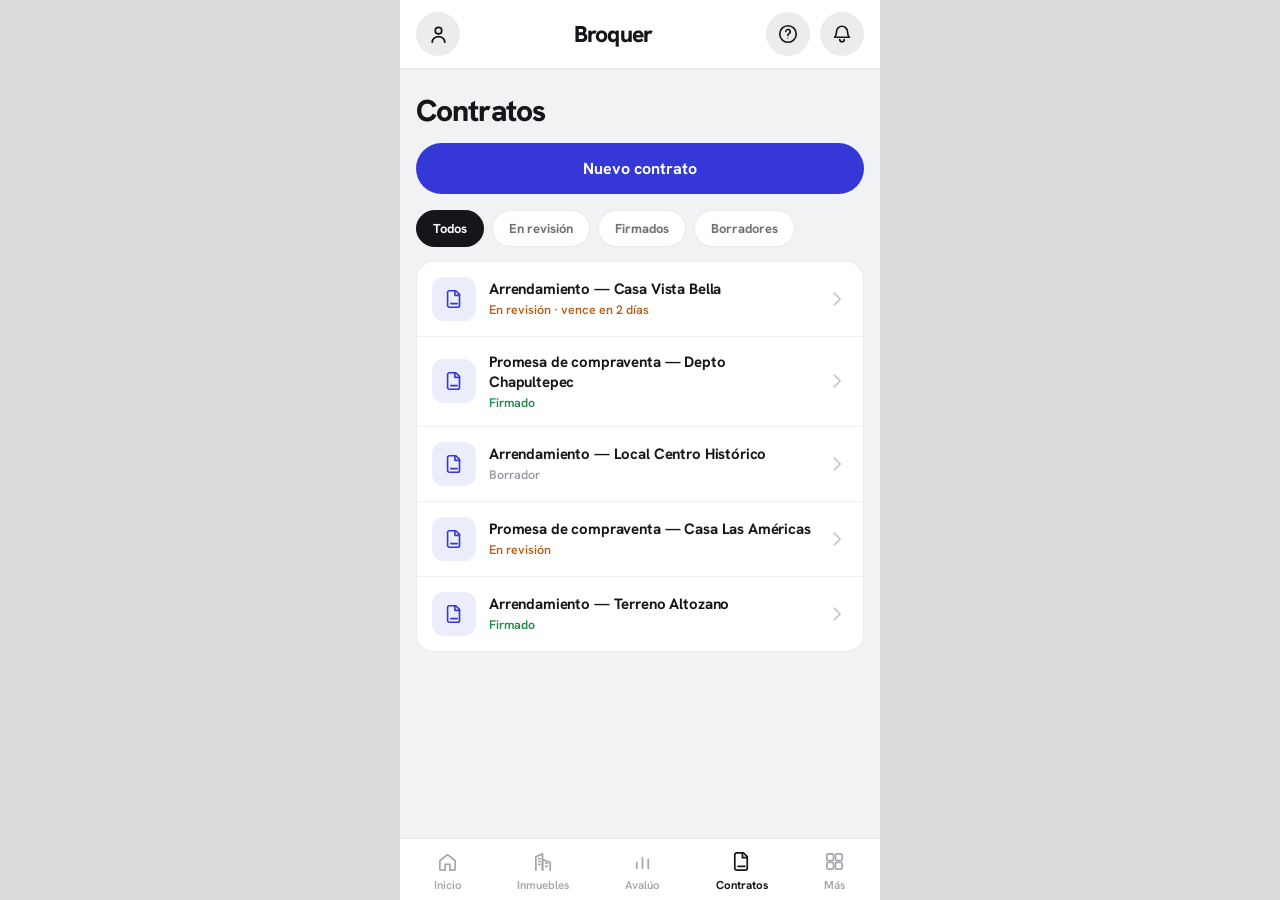
<file: contratos.html>
<!DOCTYPE html>
<html lang="es">
<head>
<meta charset="utf-8">
<meta name="viewport" content="width=device-width, initial-scale=1, viewport-fit=cover">
<meta name="theme-color" content="#FFFFFF">
<title>Broquer — Contratos</title>
<link rel="preconnect" href="https://fonts.googleapis.com">
<link rel="preconnect" href="https://fonts.gstatic.com" crossorigin>
<link href="https://fonts.googleapis.com/css2?family=Hanken+Grotesk:wght@400;500;600;700;800&family=Anton&display=swap" rel="stylesheet">
<link href="app.css" rel="stylesheet">
</head>
<body>
<div class="app">
  <div class="hd">
    <button class="cir" aria-label="Perfil"><svg class="ic" style="width:23px;height:23px"><use href="#ic-user"/></svg></button>
    <div class="wm">Broquer</div>
    <div class="hdr">
      <button class="cir" aria-label="Ayuda"><svg class="ic" style="width:22px;height:22px"><use href="#ic-help"/></svg></button>
      <button class="cir" aria-label="Notificaciones"><svg class="ic" style="width:22px;height:22px"><use href="#ic-bell"/></svg></button>
    </div>
  </div>

  <div class="pg">
    <h1 class="htitle">Contratos</h1>
    <button class="pill-fill" style="margin-top:16px">Nuevo contrato</button>

    <div class="chips">
      <span class="chip on">Todos</span>
      <span class="chip">En revisión</span>
      <span class="chip">Firmados</span>
      <span class="chip">Borradores</span>
    </div>

    <div class="list">
      <a class="li" href="#">
        <div class="th"><svg class="ic" style="width:22px;height:22px"><use href="#ic-contract"/></svg></div>
        <div class="tx"><div class="t1">Arrendamiento — Casa Vista Bella</div><div class="t2 warn">En revisión · vence en 2 días</div></div>
        <svg class="ic acv" style="width:22px;height:22px"><use href="#ic-chevron"/></svg>
      </a>
      <a class="li" href="#">
        <div class="th"><svg class="ic" style="width:22px;height:22px"><use href="#ic-contract"/></svg></div>
        <div class="tx"><div class="t1">Promesa de compraventa — Depto Chapultepec</div><div class="t2 ok">Firmado</div></div>
        <svg class="ic acv" style="width:22px;height:22px"><use href="#ic-chevron"/></svg>
      </a>
      <a class="li" href="#">
        <div class="th"><svg class="ic" style="width:22px;height:22px"><use href="#ic-contract"/></svg></div>
        <div class="tx"><div class="t1">Arrendamiento — Local Centro Histórico</div><div class="t2">Borrador</div></div>
        <svg class="ic acv" style="width:22px;height:22px"><use href="#ic-chevron"/></svg>
      </a>
      <a class="li" href="#">
        <div class="th"><svg class="ic" style="width:22px;height:22px"><use href="#ic-contract"/></svg></div>
        <div class="tx"><div class="t1">Promesa de compraventa — Casa Las Américas</div><div class="t2 warn">En revisión</div></div>
        <svg class="ic acv" style="width:22px;height:22px"><use href="#ic-chevron"/></svg>
      </a>
      <a class="li" href="#">
        <div class="th"><svg class="ic" style="width:22px;height:22px"><use href="#ic-contract"/></svg></div>
        <div class="tx"><div class="t1">Arrendamiento — Terreno Altozano</div><div class="t2 ok">Firmado</div></div>
        <svg class="ic acv" style="width:22px;height:22px"><use href="#ic-chevron"/></svg>
      </a>
    </div>
  </div>

  <nav class="nav">
    <a class="nv" href="index.html"><svg class="ic" style="width:23px;height:23px"><use href="#ic-home"/></svg><span>Inicio</span></a>
    <a class="nv" href="propiedades.html"><svg class="ic" style="width:23px;height:23px"><use href="#ic-building"/></svg><span>Inmuebles</span></a>
    <a class="nv" href="avm.html"><svg class="ic" style="width:23px;height:23px"><use href="#ic-chart"/></svg><span>Avalúo</span></a>
    <a class="nv on" href="contratos.html"><svg class="ic" style="width:23px;height:23px"><use href="#ic-contract"/></svg><span>Contratos</span></a>
    <a class="nv" href="mas.html"><svg class="ic" style="width:23px;height:23px"><use href="#ic-grid"/></svg><span>Más</span></a>
  </nav>
</div>
<script src="icons.js"></script>
</body>
</html>
</file>
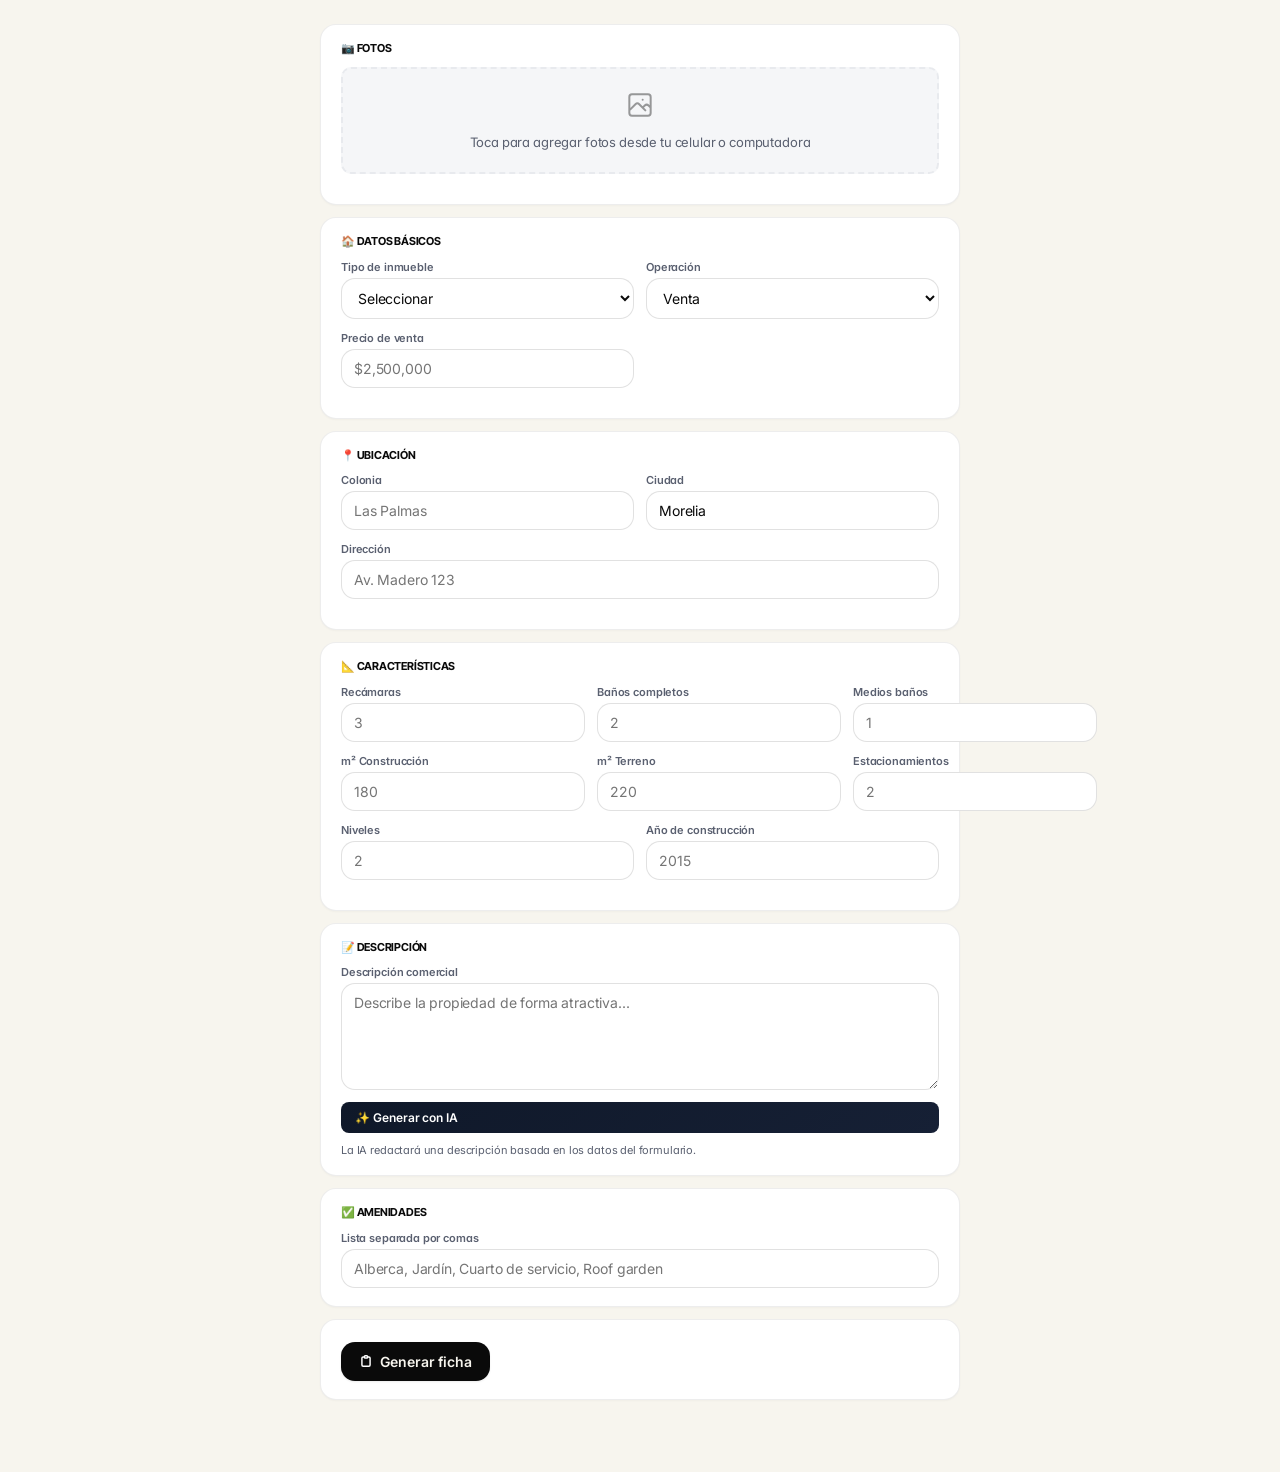
<file: ficha-manual.html>
<!DOCTYPE html>
<html lang="es">
<head>
<link rel="icon" type="image/png" href="isotipo-broquer.png"/>
<link rel="apple-touch-icon" href="isotipo-broquer.png"/>
<link rel="stylesheet" href="brokr-theme.css"/>
<style id="broquer-skin">
  html,body{background:var(--paper)!important;color:var(--ink)!important;font-family:var(--font-sans)!important;letter-spacing:-0.01em}
  *{font-family:var(--font-sans)!important}
  h1,h2,h3,.title,.heading{font-family:var(--font-display)!important;letter-spacing:-0.02em!important;color:var(--ink)!important}
  code,pre,.mono,kbd{font-family:var(--font-mono)!important}
  /* Surfaces */
  body, .screen, .panel, .container, .wrap, main { background:var(--paper)!important; color:var(--ink)!important; }
  .card, .ui-card, .box, .module, .pf-card, .stat-pill, .module-card, .cat-module, .profile-section, .activity-item, .news-ticker-wrap, .tile, .section, section, article {
    background:var(--bone)!important; border:1px solid var(--line)!important; border-radius:var(--r-lg)!important;
    color:var(--ink)!important; box-shadow:0 1px 2px rgba(10,10,10,.03)!important;
  }
  /* Headers/topbars that were navy → ivory */
  .home-header, .modules-header, .profile-header, .panel-topbar, header, .topbar, .nav-top, .app-header, .hdr, .navbar {
    background:var(--paper)!important; color:var(--ink)!important; border-bottom:1px solid var(--line)!important;
  }
  .home-header *, .modules-header *, .profile-header *, .panel-topbar *, header *, .topbar *, .nav-top *, .app-header *, .hdr *, .navbar * { color:var(--ink)!important; }
  /* Inputs */
  input, select, textarea {
    background:var(--bone)!important; border:1px solid var(--line-2)!important; color:var(--ink)!important;
    border-radius:var(--r)!important; font-family:var(--font-sans)!important; font-size:14px!important; padding:10px 12px!important;
    outline:none!important; transition:border-color .2s ease;
  }
  input:focus, select:focus, textarea:focus { border-color:var(--ink)!important; }
  /* Buttons */
  button, .btn, .ui-btn, .isr-calc-btn, .props-new-btn, .pe-save-btn, .prf-stripe-btn.primary, .pf-save-btn, .btn-pdf, .pe-toggle-slider {
    font-family:var(--font-sans)!important; letter-spacing:-0.005em!important;
  }
  button:not([class]), .btn-primary, .ui-btn, .pf-save-btn, .pe-save-btn, .isr-calc-btn, .props-new-btn, .btn-pdf, .prf-stripe-btn.primary {
    background:var(--ink)!important; color:var(--paper)!important;
    border:none!important; border-radius:var(--r)!important;
    padding:11px 18px!important; font-weight:600!important; cursor:pointer!important;
    box-shadow:0 1px 2px rgba(10,10,10,.08)!important; font-size:14px!important;
  }
  button:not([class]):hover, .btn-primary:hover, .ui-btn:hover, .pf-save-btn:hover, .pe-save-btn:hover, .isr-calc-btn:hover { opacity:.92!important; }
  /* Badges, chips */
  .badge, .chip, .pill, .stat-pill .lbl, .res-tipo-lbl, .isr-badge {
    background:var(--paper-2)!important; color:var(--ink-2)!important; border:1px solid var(--line)!important;
    border-radius:var(--r-pill)!important; padding:3px 10px!important; font-size:11px!important; font-weight:500!important;
  }
  /* Accent text colors that were navy or teal */
  [class*="navy"], [style*="color:#0f1829"], [style*="color: #0f1829"], [style*="color:#162035"] { color:var(--ink)!important; }
  /* Links */
  a { color:var(--ink)!important; text-decoration:none; }
  a:hover { color:var(--forest)!important; }
  /* Scrollbars */
  ::-webkit-scrollbar { width:6px; height:6px; }
  ::-webkit-scrollbar-thumb { background:var(--line-2); border-radius:3px; }
  /* Drop garish gradients on home-header */
  .home-header::before, .home-header::after { display:none!important; }
  /* Misc legacy */
  .app-sidebar { background:var(--paper)!important; border-right:1px solid var(--line)!important; }
  .proto-nav, .bottom-nav, .tabbar { background:var(--bone)!important; border-top:1px solid var(--line)!important; }
  /* Force any greeting "name" or page title light text to be dark */
  .greeting-text .hello, .greeting-text .name, .profile-name, .profile-sub, .panel-title, .modules-header h2 { color:var(--ink)!important; }
  /* Avatar-style circles that were translucent on navy → bone */
  .home-avatar, .profile-avatar, .pr-icon, .act-icon, .scw-avatar, .notif-bell, .stat-pill {
    background:var(--bone)!important; border:1px solid var(--line)!important; color:var(--ink)!important;
  }
</style>

<meta charset="UTF-8"/>
<link rel="icon" type="image/png" href="isotipo-broquer.png">
<link rel="apple-touch-icon" href="isotipo-broquer.png">
<meta name="viewport" content="width=device-width, initial-scale=1.0"/>
<title>Broquer — Ficha Manual</title>
<link rel="preconnect" href="https://fonts.googleapis.com"/>
<link href="https://fonts.googleapis.com/css2?family=Poppins:wght@300;400;500;600;700;800&family=Playfair+Display:wght@600;700&display=swap" rel="stylesheet"/>
<style>
:root{
  --navy:#0f1829;--navy2:#1e2d47;--teal:#0f1829;--teal-dark:#162035;
  --teal-bg:rgba(15,24,41,0.06);--teal-border:rgba(15,24,41,0.15);
  --white:#ffffff;--gray:#f5f6f8;--gray2:#e8eaee;
  --txt:#0f0f0f;--mut:#5a6070;--mut2:#9aa0ad;--r:14px;
  --shadow:0 2px 12px rgba(0,0,0,0.07);--font:'Poppins',sans-serif;
}
*{box-sizing:border-box;margin:0;padding:0}
body{font-family:'Poppins',sans-serif;background:#f0f2f7;color:var(--txt)}

/* ── APP UI ── */
#app-ui{max-width:680px;margin:0 auto;padding:24px 20px 60px}


.ui-card{background:var(--white);border-radius:var(--r);padding:18px 20px;box-shadow:var(--shadow);border:1px solid rgba(0,0,0,0.06);margin-bottom:12px}
.ui-card h3{font-size:11px;font-weight:700;text-transform:uppercase;letter-spacing:.6px;color:var(--navy);margin-bottom:12px}
.frow{display:grid;grid-template-columns:1fr 1fr;gap:12px;margin-bottom:12px}
.frow.three{grid-template-columns:1fr 1fr 1fr}
.frow.single{grid-template-columns:1fr}
.f{display:flex;flex-direction:column;gap:4px}
.f label{font-size:11px;font-weight:600;color:var(--mut)}
.f input,.f select,.f textarea{
  padding:9px 12px;border:1.5px solid var(--gray2);border-radius:8px;
  font-size:13px;font-family:'Poppins',sans-serif;color:var(--txt);
  outline:none;transition:border-color .15s;background:var(--gray);
}
.f input:focus,.f select:focus,.f textarea:focus{border-color:var(--teal);background:white;box-shadow:0 0 0 3px var(--teal-bg);}
.f textarea{resize:vertical;min-height:80px}

/* price row */
#precio-renta-row{display:none}

/* foto upload */
.foto-upload-area{
  border:2px dashed var(--gray2);border-radius:10px;
  padding:20px;text-align:center;cursor:pointer;
  transition:border-color .2s,background .2s;
  background:var(--gray);
}
.foto-upload-area:hover{border-color:var(--teal);background:#f0fbfd}
.foto-upload-area p{font-size:13px;color:var(--mut);margin-top:8px}
.foto-upload-area svg{opacity:.4}
#photos-grid{
  display:grid;grid-template-columns:repeat(4,1fr);gap:8px;margin-top:12px;
}
.photo-thumb{
  position:relative;border-radius:8px;overflow:hidden;
  aspect-ratio:1;cursor:grab;border:2px solid transparent;
  transition:border-color .15s;
}
.photo-thumb.drag-over{border-color:var(--teal)}
.photo-thumb.dragging{opacity:.5}
.photo-thumb img{width:100%;height:100%;object-fit:cover;display:block}
.photo-main-badge{
  position:absolute;bottom:4px;left:4px;
  background:var(--teal);color:white;font-size:9px;font-weight:700;
  padding:2px 7px;border-radius:10px;letter-spacing:.3px;
}
.photo-del{
  position:absolute;top:4px;right:4px;
  background:rgba(0,0,0,.55);color:white;border:none;
  width:20px;height:20px;border-radius:50%;font-size:13px;
  cursor:pointer;display:flex;align-items:center;justify-content:center;line-height:1;
}
#drag-hint{
  display:none;font-size:11px;color:var(--mut);text-align:center;
  margin-top:6px;
}
#drag-hint.show{display:block}

/* AI desc button */
.ai-btn{
  display:flex;align-items:center;gap:6px;padding:8px 14px;
  background:linear-gradient(135deg,var(--teal),var(--teal-dark));
  color:white;border:none;border-radius:8px;font-size:12px;
  font-weight:600;cursor:pointer;font-family:'Poppins',sans-serif;
  margin-top:8px;
}
.ai-btn:hover{opacity:.9}
.ai-hint{font-size:11px;color:var(--mut);margin-top:6px}

/* action buttons */
.actions{display:flex;gap:10px;margin-top:4px}
.ui-btn{
  display:flex;align-items:center;gap:7px;padding:12px 24px;
  background:var(--navy);color:white;border:none;border-radius:10px;
  font-size:14px;font-weight:600;font-family:'Poppins',sans-serif;cursor:pointer;
  transition:opacity .15s;
}
.ui-btn:hover{opacity:.9}
.ui-btn.teal{background:var(--teal)}
.ui-btn.outline{background:transparent;border:1.5px solid var(--gray2);color:var(--navy)}
.ui-btn.outline:hover{background:var(--gray)}

#print-bar{
  display:none;background:var(--white);border-radius:var(--r);
  padding:14px 20px;box-shadow:0 2px 12px rgba(0,0,0,.06);
  margin-bottom:14px;flex-direction:row;align-items:center;
  justify-content:space-between;gap:12px;
}
#print-bar.show{display:flex}
#print-bar span{font-size:13px;color:var(--mut)}

/* ── FICHA PAGES ── */
#ficha{display:none;margin-bottom:40px}
#ficha.show{display:block}
#ficha-pages{}

.ficha-page{
  width:210mm;background:var(--white);margin:0 auto 24px;
  box-shadow:0 4px 32px rgba(0,0,0,.10);
  display:flex;flex-direction:column;overflow:hidden;
}
.cover-hero{width:100%;height:110mm;object-fit:cover;display:block;flex-shrink:0}
.cover-hero-placeholder{
  width:100%;height:110mm;
  background:linear-gradient(135deg,var(--navy),var(--navy2));
  display:flex;align-items:center;justify-content:center;flex-shrink:0;
}
.cover-info{padding:18px 24px 14px;border-bottom:1px solid var(--gray2)}
.cover-badge{
  display:inline-block;background:var(--teal);color:white;
  font-size:9px;font-weight:700;letter-spacing:.8px;text-transform:uppercase;
  padding:4px 10px;border-radius:20px;margin-bottom:10px;
}
.cover-precio{font-family:'Playfair Display',serif;font-size:30px;font-weight:700;color:var(--navy);line-height:1;margin-bottom:6px}
.cover-titulo{font-size:14px;font-weight:600;color:var(--navy);margin-bottom:4px}
.cover-ubicacion{font-size:12px;color:var(--mut);display:flex;align-items:center;gap:4px}
.cover-specs{display:grid;grid-template-columns:repeat(4,1fr);border-bottom:1px solid var(--gray2)}
.spec-item{padding:12px 16px;text-align:center;border-right:1px solid var(--gray2)}
.spec-item:last-child{border-right:none}
.spec-ico{font-size:18px;margin-bottom:3px}
.spec-val{font-size:16px;font-weight:700;color:var(--navy);line-height:1.1}
.spec-lbl{font-size:9px;text-transform:uppercase;letter-spacing:.5px;color:var(--mut);margin-top:2px}
.cover-desc-wrap{padding:16px 24px;flex:1}
.cover-desc-ttl{
  font-family:'Playfair Display',serif;font-size:13px;font-weight:600;
  color:var(--navy);margin-bottom:8px;padding-bottom:6px;
  border-bottom:2px solid var(--teal);display:inline-block;
}
.cover-desc{font-size:11.5px;color:#444;line-height:1.65}
.gallery-header{padding:16px 24px 12px;border-bottom:1px solid var(--gray2)}
.gallery-header h2{font-family:'Playfair Display',serif;font-size:16px;font-weight:600;color:var(--navy)}
.photo-grid{
  display:grid;grid-template-columns:1fr 1fr;
  grid-template-rows:repeat(3,1fr);gap:3px;flex:1;padding:3px;min-height:0;
}
.photo-grid img{width:100%;height:100%;object-fit:cover;display:block}
.chars-header{padding:18px 24px 14px;border-bottom:1px solid var(--gray2)}
.chars-header h2{font-family:'Playfair Display',serif;font-size:16px;font-weight:600;color:var(--navy)}
.chars-body{padding:16px 24px;flex:1}
.char-table{width:100%;border-collapse:collapse}
.char-table tr{border-bottom:1px solid var(--gray2)}
.char-table tr:last-child{border-bottom:none}
.char-table td{padding:8px 12px;font-size:12px;vertical-align:middle}
.char-table td:first-child{color:var(--mut);width:42%}
.char-table td:last-child{color:var(--navy);font-weight:600;text-align:right}
.char-table tr:nth-child(even) td{background:var(--gray)}
.amen-section{margin-top:16px}
.amen-ttl{font-size:11px;font-weight:700;text-transform:uppercase;letter-spacing:.6px;color:var(--teal);margin-bottom:8px}
.amen-grid{display:flex;flex-wrap:wrap;gap:6px}
.amen-item{font-size:11px;padding:5px 10px;background:var(--gray);border-radius:20px;color:var(--navy);border:1px solid var(--gray2)}
.ficha-footer{
  width:100%;height:40px;background:var(--navy);
  display:flex;align-items:center;justify-content:space-between;
  padding:0 20px;flex-shrink:0;
}
.ft-logo img{height:32px;width:auto}
.ft-txt{font-size:9px;color:rgba(255,255,255,.35);letter-spacing:.5px}

/* ── PRINT ── */
@media print{
  *{-webkit-print-color-adjust:exact!important;print-color-adjust:exact!important}
  html,body{margin:0;padding:0;background:white}
  #app-ui{display:none!important}
  #ficha{display:block!important;margin:0!important}
  .ficha-page{
    width:210mm!important;height:297mm!important;
    margin:0!important;padding:0!important;box-shadow:none!important;
    page-break-after:always!important;page-break-inside:avoid!important;
    display:flex!important;flex-direction:column!important;overflow:hidden!important;
  }
  .ficha-page:last-child{page-break-after:avoid!important}
  .cover-hero,.cover-hero-placeholder{height:110mm!important;flex-shrink:0!important}
  .photo-grid{flex:1!important;min-height:0!important}
  .photo-grid img{width:100%!important;height:100%!important;object-fit:cover!important}
  .chars-body,.cover-desc-wrap{flex:1!important}
  .ficha-footer{height:40px!important;flex-shrink:0!important;background:var(--navy)!important}
  .ft-logo img{filter:brightness(10)!important}
  @page{size:A4 portrait;margin:0}
}
@media(max-width:768px){
  #app-ui{padding:16px 14px 40px}
  .frow,.frow.three{grid-template-columns:1fr}
  #photos-grid{grid-template-columns:repeat(3,1fr)}
  .ficha-page{width:100%;margin-bottom:12px}
  .cover-hero,.cover-hero-placeholder{height:55vw}
  .cover-specs{grid-template-columns:repeat(2,1fr)}
}
</style>
</head>
<body>
<!-- ═══ APP UI ═══════════════════════════════ -->
<div id="app-ui">

  <!-- FOTOS -->
  <div class="ui-card">
    <h3>📷 Fotos</h3>
    <div class="foto-upload-area" onclick="document.getElementById('foto-input').click()">
      <svg width="32" height="32" fill="none" viewBox="0 0 24 24" stroke="currentColor" stroke-width="1.5">
        <path stroke-linecap="round" stroke-linejoin="round" d="M4 16l4.586-4.586a2 2 0 012.828 0L16 16m-2-2l1.586-1.586a2 2 0 012.828 0L20 14m-6-6h.01M6 20h12a2 2 0 002-2V6a2 2 0 00-2-2H6a2 2 0 00-2 2v12a2 2 0 002 2z"/>
      </svg>
      <p>Toca para agregar fotos desde tu celular o computadora</p>
    </div>
    <input type="file" id="foto-input" accept="image/*" multiple style="display:none" onchange="addPhotos(this)"/>
    <div id="photos-grid"></div>
    <div id="drag-hint">↕ Arrastra para reordenar · La primera foto será la portada</div>
  </div>

  <!-- DATOS BÁSICOS -->
  <div class="ui-card">
    <h3>🏠 Datos básicos</h3>
    <div class="frow">
      <div class="f">
        <label>Tipo de inmueble</label>
        <select id="d-tipo">
          <option value="">Seleccionar</option>
          <option value="Casa">Casa</option>
          <option value="Departamento">Departamento</option>
          <option value="Terreno">Terreno</option>
          <option value="Local comercial">Local comercial</option>
          <option value="Oficina">Oficina</option>
          <option value="Bodega">Bodega</option>
          <option value="Rancho">Rancho</option>
        </select>
      </div>
      <div class="f">
        <label>Operación</label>
        <select id="d-op" onchange="onOpChange()">
          <option value="Venta">Venta</option>
          <option value="Renta">Renta</option>
          <option value="Venta y renta">Venta y Renta</option>
        </select>
      </div>
    </div>
    <div class="frow">
      <div class="f">
        <label>Precio de venta</label>
        <input type="text" id="d-precio" placeholder="$2,500,000" oninput="propFmtMoney(this)"/>
      </div>
      <div class="f" id="precio-renta-row">
        <label>Precio de renta / mes</label>
        <input type="text" id="d-precio-renta" placeholder="$15,000" oninput="propFmtMoney(this)"/>
      </div>
    </div>
  </div>

  <!-- UBICACIÓN -->
  <div class="ui-card">
    <h3>📍 Ubicación</h3>
    <div class="frow">
      <div class="f">
        <label>Colonia</label>
        <input type="text" id="d-colonia" placeholder="Las Palmas"/>
      </div>
      <div class="f">
        <label>Ciudad</label>
        <input type="text" id="d-ciudad" placeholder="Morelia" value="Morelia"/>
      </div>
    </div>
    <div class="frow single">
      <div class="f">
        <label>Dirección</label>
        <input type="text" id="d-dir" placeholder="Av. Madero 123"/>
      </div>
    </div>
  </div>

  <!-- CARACTERÍSTICAS -->
  <div class="ui-card">
    <h3>📐 Características</h3>
    <div class="frow three">
      <div class="f"><label>Recámaras</label><input type="number" id="d-rec" placeholder="3" min="0"/></div>
      <div class="f"><label>Baños completos</label><input type="number" id="d-ban" placeholder="2" min="0" step="0.5"/></div>
      <div class="f"><label>Medios baños</label><input type="number" id="d-mban" placeholder="1" min="0"/></div>
    </div>
    <div class="frow three">
      <div class="f"><label>m² Construcción</label><input type="number" id="d-m2c" placeholder="180" min="0"/></div>
      <div class="f"><label>m² Terreno</label><input type="number" id="d-m2t" placeholder="220" min="0"/></div>
      <div class="f"><label>Estacionamientos</label><input type="number" id="d-est" placeholder="2" min="0"/></div>
    </div>
    <div class="frow">
      <div class="f"><label>Niveles</label><input type="number" id="d-niv" placeholder="2" min="0"/></div>
      <div class="f"><label>Año de construcción</label><input type="number" id="d-anio" placeholder="2015" min="1900" max="2030"/></div>
    </div>
  </div>

  <!-- DESCRIPCIÓN -->
  <div class="ui-card">
    <h3>📝 Descripción</h3>
    <div class="f">
      <label>Descripción comercial</label>
      <textarea id="d-desc" rows="5" placeholder="Describe la propiedad de forma atractiva..."></textarea>
      <button class="ai-btn" id="ai-btn" onclick="generarDescripcion()">
        ✨ Generar con IA
      </button>
      <div class="ai-hint" id="ai-hint">La IA redactará una descripción basada en los datos del formulario.</div>
    </div>
  </div>

  <!-- AMENIDADES -->
  <div class="ui-card">
    <h3>✅ Amenidades</h3>
    <div class="f">
      <label>Lista separada por comas</label>
      <input type="text" id="d-amen" placeholder="Alberca, Jardín, Cuarto de servicio, Roof garden"/>
    </div>
  </div>

  <!-- ACTIONS -->
  <div class="ui-card">
    <div class="actions">
      <button class="ui-btn" onclick="generarFicha()">
        <svg width="14" height="14" fill="none" viewBox="0 0 24 24" stroke="white" stroke-width="2.5">
          <path stroke-linecap="round" stroke-linejoin="round" d="M9 5H7a2 2 0 00-2 2v12a2 2 0 002 2h10a2 2 0 002-2V7a2 2 0 00-2-2h-2M9 5a2 2 0 002 2h2a2 2 0 002-2M9 5a2 2 0 012-2h2a2 2 0 012 2"/>
        </svg>
        Generar ficha
      </button>
    </div>
  </div>

  <div id="print-bar">
    <span id="print-bar-txt">Ficha lista</span>
    <button class="ui-btn teal" id="pdf-btn" onclick="abrirPDF()">
      <svg width="14" height="14" fill="none" viewBox="0 0 24 24" stroke="white" stroke-width="2">
        <path stroke-linecap="round" stroke-linejoin="round" d="M4 16v1a3 3 0 003 3h10a3 3 0 003-3v-1m-4-4l-4 4m0 0l-4-4m4 4V4"/>
      </svg>
      Ver / Compartir PDF
    </button>
  </div>
</div>

<!-- ═══ FICHA ════════════════════════════════ -->
<div id="ficha">
  <div id="ficha-pages"></div>
</div>

<script>
const API = 'https://brokrebapi-production.up.railway.app';
const LOGO_B64 = '[data-uri]';






function propFmtMoney(input){
  const raw = getRawNum(input.value);
  if(!raw){ input.value = ''; return; }
  input.value = '$' + raw.toLocaleString('es-MX', {minimumFractionDigits:0,maximumFractionDigits:0});
}



// ── FOTOS ────────────────────────────────────
let fotos = []; // {url, name}

// ── PRICE FORMATTING ──
function onOpChange(){
  const op = document.getElementById('d-op').value;
  const rentaWrap = document.getElementById('precio-renta-wrap');
  const lbl = document.getElementById('precio-lbl');
  if(op === 'Venta y renta'){
    rentaWrap.style.display = 'block';
    lbl.textContent = 'Precio en venta (MXN)';
  } else {
    rentaWrap.style.display = 'none';
    lbl.textContent = 'Precio (MXN)';
  }
}

function getRawNum(val){
  // Strip commas and decimals safely — only integer part
  return parseInt(val.split('.')[0].replace(/[^0-9]/g, '') || '0', 10);
}

function fmtInput(input){
  const n = getRawNum(input.value);
  if(!n){ input.value = ''; return; }
  input.value = n.toLocaleString('en-US');
}

function fmtInputBlur(input){
  const n = getRawNum(input.value);
  if(!n){ input.value = ''; return; }
  input.value = n.toLocaleString('en-US') + '.00';
}

// Keep old names for backward compat
function fmtPrecio(input){ fmtInput(input); }
function fmtPrecioBlur(input){ fmtInputBlur(input); }

function getPrecioFormateado(fieldId){
  const id = fieldId || 'd-precio';
  const n = getRawNum(document.getElementById(id)?.value || '');
  if(!n) return '';
  return '$' + n.toLocaleString('en-US') + '.00';
}

// ── PHOTOS ──
function addPhotos(input){
  const files = Array.from(input.files || input);
  files.forEach(file => {
    const reader = new FileReader();
    reader.onload = e => {
      fotos.push({ url: e.target.result, name: file.name });
      renderThumbs();
    };
    reader.readAsDataURL(file);
  });
  input.value = ''; // reset so same file can be added again
}

function renderThumbs(){
  const grid = document.getElementById('photos-grid');
  grid.innerHTML = fotos.map((f,i) => `
    <div class="photo-thumb" draggable="true" data-idx="${i}"
      ondragstart="dragStart(event,${i})"
      ondragover="dragOver(event,${i})"
      ondrop="dragDrop(event,${i})"
      ondragend="dragEnd(event)">
      <img src="${f.url}" alt="foto ${i+1}"/>
      ${i===0 ? '<div class="photo-main-badge">Portada</div>' : ''}
      <button class="photo-del" onclick="deletePhoto(${i})">×</button>
    </div>`).join('');
  const hint = document.getElementById('drag-hint');
  if(hint) hint.classList[fotos.length > 1 ? 'add' : 'remove']('show');
}

let dragSrcIdx = null;

function dragStart(e, idx){
  dragSrcIdx = idx;
  e.currentTarget.classList.add('dragging');
  e.dataTransfer.effectAllowed = 'move';
}

function dragOver(e, idx){
  e.preventDefault();
  e.dataTransfer.dropEffect = 'move';
  document.querySelectorAll('.photo-thumb').forEach(el => el.classList.remove('drag-over'));
  if(idx !== dragSrcIdx) e.currentTarget.classList.add('drag-over');
}

function dragDrop(e, idx){
  e.preventDefault();
  if(dragSrcIdx === null || dragSrcIdx === idx) return;
  // Reorder
  const moved = fotos.splice(dragSrcIdx, 1)[0];
  fotos.splice(idx, 0, moved);
  renderThumbs();
}

function dragEnd(e){
  document.querySelectorAll('.photo-thumb').forEach(el => {
    el.classList.remove('dragging','drag-over');
  });
  dragSrcIdx = null;
}



// Drag & drop (safe — zone may not exist on load)
function initDragDrop(){
  const zone = document.getElementById('foto-upload-area');
  if(!zone) return;
  zone.addEventListener('dragover', e => { e.preventDefault(); zone.style.borderColor='var(--teal)'; });
  zone.addEventListener('dragleave', () => { zone.style.borderColor=''; });
  zone.addEventListener('drop', e => {
    e.preventDefault();
    zone.style.borderColor = '';
    const files = Array.from(e.dataTransfer.files).filter(f => f.type.startsWith('image/'));
    addPhotos({ files });
  });
}
document.addEventListener('DOMContentLoaded', initDragDrop);

// ── Preload images from Editor de imágenes ────────────────────────────────────
window.addEventListener('message', function(e) {
  if (!e.data || e.data.type !== 'brokr-preload-images') return;
  const images = e.data.images;
  if (!images || !images.length) return;
  showPreloadedImages(images);
});

function showPreloadedImages(images) {
  // Add images to the fotos array
  images.forEach(img => {
    fotos.push({ url: img.url, name: img.name });
  });
  renderThumbsWithSelection();

  // Show banner
  let banner = document.getElementById('preload-banner');
  if (!banner) {
    banner = document.createElement('div');
    banner.id = 'preload-banner';
    banner.style.cssText = 'background:rgba(15,24,41,.06);border:1.5px solid rgba(15,24,41,.15);border-radius:10px;padding:10px 14px;margin-bottom:12px;display:flex;align-items:center;justify-content:space-between;gap:10px;flex-wrap:wrap;font-family:inherit';
    banner.innerHTML = `
      <span style="font-size:13px;font-weight:600;color:#1a7a8f">
        ${images.length} foto${images.length !== 1 ? 's' : ''} cargada${images.length !== 1 ? 's' : ''} desde el Editor de imágenes
      </span>
      <button onclick="dismissPreloadBanner()" style="background:none;border:none;font-size:18px;cursor:pointer;color:#5a6070;line-height:1;padding:0 4px">×</button>
    `;
    const photosCard = document.querySelector('.ui-card');
    if (photosCard) photosCard.prepend(banner);
  }

  // Scroll to top so user sees the photos
  window.scrollTo({ top: 0, behavior: 'smooth' });
}

function dismissPreloadBanner() {
  const b = document.getElementById('preload-banner');
  if (b) b.remove();
}

// Enhanced renderThumbs — when coming from Editor, show checkmark-style selection
function renderThumbsWithSelection() {
  renderThumbs(); // use existing function — photos appear ready to reorder/delete
}


function deletePhoto(i){
  fotos.splice(i,1);
  renderThumbs();
}


// ── GET DATA ──
function g(id){ return document.getElementById(id); }
function gv(id){ return g(id)?.value?.trim() || ''; }


// ── AI DESCRIPCIÓN ───────────────────────────
async function generarDescripcion(){
  // Get elements — use querySelector as fallback
  const btn  = document.getElementById('ai-btn') || document.querySelector('.ai-btn');
  const hint = document.getElementById('ai-hint') || document.querySelector('.ai-hint');
  const desc = document.getElementById('d-desc');

  if(!desc){ alert('ERROR: campo descripción no encontrado'); return; }

  if(btn){ btn.disabled = true; btn.textContent = '⏳ Generando...'; }
  if(hint){ hint.textContent = desc.value.trim() ? 'Mejorando tu texto con IA...' : 'Conectando con IA...'; hint.style.color = 'var(--mut)'; }

  const datos = getDatos();
  const lineas = [
    datos.tipo    ? '- Tipo: '           + datos.tipo    : '',
    datos.op      ? '- Operación: '      + datos.op      : '',
    datos.colonia ? '- Colonia: '        + datos.colonia + ', ' + datos.ciudad : '- Ciudad: ' + datos.ciudad,
    datos.rec     ? '- Recámaras: '      + datos.rec     : '',
    datos.ban     ? '- Baños: '          + datos.ban     : '',
    datos.m2c     ? '- Construcción: '   + datos.m2c + ' m²' : '',
    datos.m2t     ? '- Terreno: '        + datos.m2t + ' m²' : '',
    datos.est     ? '- Estacionamientos: '+ datos.est    : '',
    datos.anio    ? '- Año: '            + datos.anio    : '',
    datos.amen    ? '- Amenidades: '     + datos.amen    : '',
  ].filter(Boolean).join('\n');

  const textoUsuario = desc.value.trim();
  const prompt = textoUsuario
    ? 'Eres un agente inmobiliario experto en Morelia, Michoacán. El usuario ha redactado la siguiente descripción para una propiedad. Mejórala: hazla más atractiva, profesional y fluida, conservando fielmente las ideas y detalles que el usuario mencionó. Máximo 180 palabras. Sin emojis. Sin mencionar precio.\n\nDatos de la propiedad:\n' + lineas + '\n\nTexto original del usuario:\n' + textoUsuario + '\n\nRedacta solo la descripción mejorada:'
    : 'Eres un agente inmobiliario experto en Morelia, Michoacán. Redacta una descripción comercial atractiva y profesional para esta propiedad. Máximo 180 palabras. Sin emojis. Sin mencionar precio.\n\nDatos:\n' + lineas + '\n\nRedacta solo la descripción:';

  try{
    const r = await fetch(API + '/chat', {
      method: 'POST',
      headers: {'Content-Type': 'application/json'},
      body: JSON.stringify({
        messages: [{role:'user', content: prompt}],
        max_tokens: 400,
        temperature: 0.7
      })
    });
    const txt = await r.text();
    if(!r.ok) throw new Error('Error ' + r.status + ': ' + txt);
    let data;
    try{ data = JSON.parse(txt); } catch(e){ throw new Error('Respuesta inválida: ' + txt.slice(0,100)); }
    const respuesta = data.choices?.[0]?.message?.content
                   || data.content
                   || data.text
                   || '';
    if(!respuesta) throw new Error('Sin contenido: ' + JSON.stringify(data).slice(0,100));
    desc.value = respuesta.trim();
    if(hint){ hint.textContent = '✓ Descripción generada — puedes editarla.'; hint.style.color = 'var(--teal)'; }
  } catch(e){
    console.error(e);
    const msg = 'Error: ' + e.message;
    if(hint){ hint.textContent = msg; hint.style.color = '#c00'; }
    else alert(msg);
  } finally{
    if(btn){ btn.disabled = false; btn.textContent = '✨ Generar con IA'; }
  }
}

// ── FOOTER ──────────────────────────────────
function footer(){
  return `<div class="ficha-footer">
    <div class="ft-logo"><img src="logotipo-broquer.png" alt="Broquer" style="height: 32px; width: auto;"/></div>
    <div class="ft-txt">Broquer.mx</div>
  </div>`;
}

// ── BUILD FICHA PAGES ────────────────────────
function buildFichaPages(d){
  const specs = [];
  if(d.rec)  specs.push({ico:'🛏',val:d.rec,lbl:'Recámaras'});
  if(d.ban)  specs.push({ico:'🚿',val:d.ban,lbl:'Baños'});
  if(d.m2c)  specs.push({ico:'📐',val:d.m2c+' m²',lbl:'Construcción'});
  if(d.m2t)  specs.push({ico:'🌿',val:d.m2t+' m²',lbl:'Terreno'});
  if(d.est && specs.length<4) specs.push({ico:'🚗',val:d.est,lbl:'Estacion.'});

  const specsHTML = specs.length ? `<div class="cover-specs">
    ${specs.slice(0,4).map(s=>`<div class="spec-item">
      <div class="spec-ico">${s.ico}</div>
      <div class="spec-val">${s.val}</div>
      <div class="spec-lbl">${s.lbl}</div>
    </div>`).join('')}
  </div>` : '';

  const ubicacion = [d.colonia, d.ciudad].filter(Boolean).join(', ') || 'Morelia, Michoacán';
  const titulo = [d.tipo, d.op ? `en ${d.op}` : ''].filter(Boolean).join(' ') || 'Propiedad';
  const heroSrc = fotos[0]?.url || null;
  const heroHTML = heroSrc
    ? `<img class="cover-hero" src="${heroSrc}" alt="portada"/>`
    : `<div class="cover-hero-placeholder"></div>`;

  // PAGE 1: PORTADA
  let pages = `
  <div class="ficha-page">
    ${heroHTML}
    <div class="cover-info">
      <div class="cover-badge">${d.op.toUpperCase()}</div>
      <div class="cover-precio">${d.precio || '—'}</div>
      <div class="cover-titulo">${titulo}</div>
      <div class="cover-ubicacion">
        <svg width="12" height="12" fill="none" viewBox="0 0 24 24" stroke="currentColor" stroke-width="2"><path stroke-linecap="round" stroke-linejoin="round" d="M17.657 16.657L13.414 20.9a1.998 1.998 0 01-2.827 0l-4.244-4.243a8 8 0 1111.314 0z"/><path stroke-linecap="round" stroke-linejoin="round" d="M15 11a3 3 0 11-6 0 3 3 0 016 0z"/></svg>
        ${ubicacion}
      </div>
    </div>
    ${specsHTML}
    ${d.desc ? `<div class="cover-desc-wrap"><div class="cover-desc-ttl">Descripción</div><div class="cover-desc">${d.desc}</div></div>` : '<div style="flex:1"></div>'}
    ${footer()}
  </div>`;

  // GALLERY PAGES (6 per page)
  const galleryFotos = fotos.slice(1).map(f=>f.url).filter(Boolean);
  for(let i=0; i<galleryFotos.length; i+=6){
    const batch = galleryFotos.slice(i,i+6);
    while(batch.length < 6) batch.push(null);
    pages += `
    <div class="ficha-page">
      <div class="gallery-header"><h2>Galería fotográfica</h2></div>
      <div class="photo-grid">
        ${batch.map(src => src
          ? `<img src="${src}" alt="foto"/>`
          : `<div style="background:var(--gray)"></div>`
        ).join('')}
      </div>
      ${footer()}
    </div>`;
  }

  // CARACTERÍSTICAS PAGE
  const rows = [];
  if(d.tipo)   rows.push(['Tipo de inmueble', d.tipo]);
  if(d.op)     rows.push(['Operación', d.op]);
  if(d.precio) rows.push(['Precio', d.precio]);
  if(d.rec)    rows.push(['Recámaras', d.rec]);
  if(d.ban)    rows.push(['Baños completos', d.ban]);
  if(d.mban)   rows.push(['Medios baños', d.mban]);
  if(d.m2c)    rows.push(['Superficie construida', d.m2c+' m²']);
  if(d.m2t)    rows.push(['Superficie de terreno', d.m2t+' m²']);
  if(d.est)    rows.push(['Estacionamientos', d.est]);
  if(d.niv)    rows.push(['Niveles', d.niv]);
  if(d.anio)   rows.push(['Año de construcción', d.anio]);
  if(d.colonia) rows.push(['Colonia', d.colonia]);
  if(d.ciudad)  rows.push(['Ciudad', d.ciudad]);
  if(d.dir)     rows.push(['Dirección', d.dir]);

  const amenList = d.amen ? d.amen.split(',').map(a=>a.trim()).filter(Boolean) : [];
  const amenHTML = amenList.length ? `
    <div class="amen-section">
      <div class="amen-ttl">Amenidades</div>
      <div class="amen-grid">${amenList.map(a=>`<div class="amen-item">${a}</div>`).join('')}</div>
    </div>` : '';

  pages += `
  <div class="ficha-page">
    <div class="chars-header"><h2>Características del inmueble</h2></div>
    <div class="chars-body">
      <table class="char-table"><tbody>
        ${rows.map(([k,v])=>`<tr><td>${k}</td><td>${v}</td></tr>`).join('')}
      </tbody></table>
      ${amenHTML}
    </div>
    ${footer()}
  </div>`;

  return pages;
}

// ── GENERAR ──────────────────────────────────
function getDatos(){
  return {
    tipo:    gv('d-tipo'),
    op:      gv('d-op'),
    precio:  getPrecioFormateado('d-precio'),
    precioRenta: document.getElementById('d-op')?.value === 'Venta y renta'
                 ? getPrecioFormateado('d-precio-renta') : '',
    colonia: gv('d-colonia'),
    ciudad:  gv('d-ciudad') || 'Morelia',
    dir:     gv('d-dir'),
    rec:     gv('d-rec'),
    ban:     gv('d-ban'),
    mban:    gv('d-mban'),
    m2c:     gv('d-m2c'),
    m2t:     gv('d-m2t'),
    est:     gv('d-est'),
    niv:     gv('d-niv'),
    anio:    gv('d-anio'),
    desc:    gv('d-desc'),
    amen:    gv('d-amen'),
  };
}


let _lastPdfToken = null;
function abrirPDF(){
  if(!_lastPdfToken){ alert('Genera primero la ficha.'); return; }
  window.open(API + '/ficha-pdf/' + _lastPdfToken, '_blank');
}
async function generarFicha(){
  const d = getDatos();
  if(!fotos.length && !d.titulo && !d.colonia){
    alert('Agrega al menos una foto y los datos básicos de la propiedad.');
    return;
  }
  const btn = document.querySelector('.ui-btn');
  btn.disabled = true;
  btn.textContent = '⏳ Generando ficha...';
  try{
    // Build property data in EasyBroker-compatible format
    const rawNum = (v) => parseFloat((v||'').replace(/[$,]/g,'').trim()) || null;
    const propData = {
      id: null,
      public_id: null,
      title: [d.tipo, d.op ? 'en ' + d.op : ''].filter(Boolean).join(' ') || 'Propiedad',
      property_type: d.tipo || 'Propiedad',
      description: d.desc || '',
      operations: d.precio ? [{
        type: d.op === 'Renta' ? 'rental' : 'sale',
        amount: rawNum(d.precio),
        currency: 'MXN'
      }] : [],
      location: { name: d.colonia || '', city: d.ciudad || 'Morelia' },
      address: d.dir || '',
      bedrooms: d.rec ? parseFloat(d.rec) : null,
      bathrooms: d.ban ? parseFloat(d.ban) : null,
      half_bathrooms: d.mban ? parseFloat(d.mban) : null,
      construction_size: d.m2c ? parseFloat(d.m2c) : null,
      lot_size: d.m2t ? parseFloat(d.m2t) : null,
      parking_spaces: d.est ? parseFloat(d.est) : null,
      floors: d.niv ? parseFloat(d.niv) : null,
      age: d.anio || null,
      amenities: d.amen ? d.amen.split(',').map(a=>({name:a.trim()})).filter(a=>a.name) : [],
      property_images: fotos.map(f => ({ url: f.url, original: f.url }))
    };

    const res = await fetch(API + '/ficha-pdf', {
      method: 'POST',
      headers: {'Content-Type': 'application/json'},
      body: JSON.stringify(propData)
    });
    if(!res.ok) throw new Error('Error servidor: ' + res.status);
    const data = await res.json();
    const pdfUrl = API + '/ficha-pdf/' + data.token;
    _lastPdfToken = data.token;
    window.open(pdfUrl, '_blank');
    g('print-bar').classList.add('show');
    document.getElementById('print-bar-txt').textContent = '✓ Ficha lista — comparte desde el visor';
  } catch(e){
    alert('Error generando ficha: ' + e.message);
  } finally{
    btn.disabled = false;
    btn.textContent = 'Generar ficha';
  }
}

// ══ SHAARK — llenar ficha manual vía postMessage ══
window.addEventListener('message', function(e) {
  const d = e.data;
  if (!d || d.tipo !== 'crear_ficha_manual') return;

  const set = (id, val) => { const el = document.getElementById(id); if (el && val !== undefined && val !== null) el.value = val; };

  if (d.tipo_inmueble) {
    const el = document.getElementById('d-tipo');
    if (el) {
      // Match option value case-insensitively
      const opt = Array.from(el.options).find(o => o.value.toLowerCase() === String(d.tipo_inmueble).toLowerCase());
      if (opt) el.value = opt.value;
    }
  }
  if (d.operacion) {
    const el = document.getElementById('d-op');
    if (el) {
      const opt = Array.from(el.options).find(o => o.value.toLowerCase() === String(d.operacion).toLowerCase());
      if (opt) { el.value = opt.value; if (typeof onOpChange === 'function') onOpChange(); }
    }
  }
  if (d.precio) {
    const el = document.getElementById('d-precio');
    if (el) { el.value = Number(d.precio).toLocaleString('es-MX'); }
  }
  set('d-colonia', d.colonia);
  set('d-ciudad',  d.ciudad);
  set('d-dir',     d.dir);
  if (d.recamaras !== undefined)       set('d-rec',  d.recamaras);
  if (d.banos !== undefined)           set('d-ban',  d.banos);
  if (d.m2_construccion !== undefined) set('d-m2c',  d.m2_construccion);
  if (d.m2_terreno !== undefined)      set('d-m2t',  d.m2_terreno);
  if (d.estacionamientos !== undefined)set('d-est',  d.estacionamientos);
  if (d.descripcion) set('d-desc', d.descripcion);
});
</script>
</body>
</html>
</file>
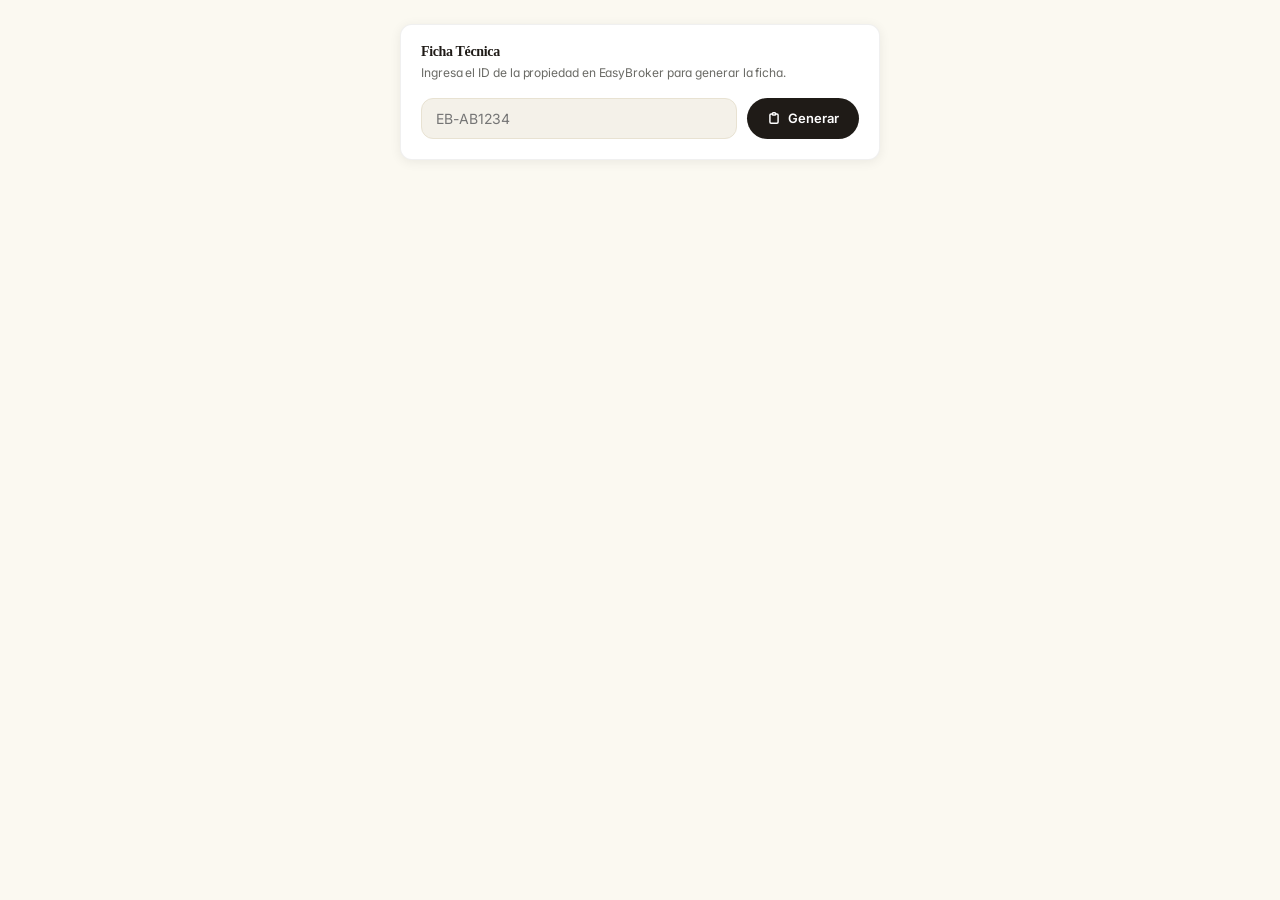
<file: ficha.html>
<!DOCTYPE html>
<html lang="es">
<head>
<meta charset="UTF-8"/>
<link rel="icon" type="image/png" href="isotipo-broquer.png">
<link rel="apple-touch-icon" href="isotipo-broquer.png">
<meta name="viewport" content="width=device-width, initial-scale=1.0"/>
<title>Broquer — Ficha Técnica</title>
<link rel="preconnect" href="https://fonts.googleapis.com"/>
<link href="https://fonts.googleapis.com/css2?family=Poppins:wght@300;400;500;600;700;800&family=Playfair+Display:wght@600;700&display=swap" rel="stylesheet"/>
<style>
/* ─── VARIABLES ─────────────────────────────── */
:root{
  --navy:#0f1829;
  --navy2:#1e2d47;
  --teal:#0f1829;
  --teal-dark:#162035;
  --teal-bg:rgba(15,24,41,0.06);
  --teal-border:rgba(15,24,41,0.15);
  --white:#ffffff;
  --gray:#f5f6f8;
  --gray2:#e8eaee;
  --txt:#0f0f0f;
  --mut:#5a6070;
  --mut2:#9aa0ad;
  --r:14px;
  --shadow:0 2px 12px rgba(0,0,0,0.07);
  --font:'Poppins',sans-serif;
}

/* ─── RESET ──────────────────────────────────── */
*{box-sizing:border-box;margin:0;padding:0}
body{font-family:'Poppins',sans-serif;background:#f0f2f7;color:var(--txt)}

/* ─── APP UI ─────────────────────────────────── */
#app-ui{
  max-width:520px;margin:0 auto;padding:24px 20px 60px;
}


.ui-card{
  background:var(--white);border-radius:var(--r);
  padding:20px;box-shadow:var(--shadow);
  border:1px solid rgba(0,0,0,0.06);margin-bottom:14px;
}
.ui-card h2{font-size:14px;font-weight:700;color:var(--navy);margin-bottom:4px}
.ui-card p{font-size:12px;color:var(--mut);margin-bottom:16px;line-height:1.5}
.ui-input-row{display:flex;gap:10px}
.ui-input{
  flex:1;padding:11px 14px;border:1.5px solid var(--gray2);border-radius:10px;
  font-size:14px;font-family:'Poppins',sans-serif;color:var(--txt);outline:none;
  transition:border-color .15s;background:var(--gray);
}
.ui-input:focus{border-color:var(--teal);background:white;box-shadow:0 0 0 3px var(--teal-bg);}
.ui-btn{
  display:flex;align-items:center;gap:7px;padding:11px 20px;
  background:var(--navy);color:var(--white);border:none;border-radius:10px;
  font-size:13px;font-weight:600;font-family:'Poppins',sans-serif;cursor:pointer;
  transition:opacity .15s;white-space:nowrap;
}
.ui-btn:hover{opacity:.9}
.ui-btn.teal{background:var(--teal)}
.ui-btn.teal:hover{opacity:.9}
#print-bar{
  display:none;background:var(--white);border-radius:var(--r);
  padding:14px 16px;box-shadow:var(--shadow);border:1px solid rgba(0,0,0,0.06);
  margin-bottom:14px;flex-direction:row;align-items:center;
  justify-content:space-between;gap:12px;
}
#print-bar.show{display:flex}
#print-bar span{font-size:12px;color:var(--mut);font-weight:500}
.ui-error{
  background:rgba(224,54,74,0.07);border:1px solid rgba(224,54,74,0.25);border-radius:10px;
  padding:10px 14px;font-size:12px;color:#e0364a;margin-top:10px;display:none;
}
.ui-loading{
  display:none;flex-direction:column;align-items:center;
  justify-content:center;padding:40px;gap:12px;
}
.ui-loading.show{display:flex}
.spinner{
  width:28px;height:28px;border:2.5px solid var(--gray2);
  border-top-color:var(--teal);border-radius:50%;animation:spin .8s linear infinite;
}
@keyframes spin{to{transform:rotate(360deg)}}
.ui-loading p{font-size:12px;color:var(--mut);font-weight:500}
#back-btn{display:none;margin-bottom:10px}
#back-btn.show{display:flex}

/* ─── FICHA (preview container) ─────────────── */
#ficha{display:none;margin-bottom:40px}
#ficha.show{display:block}

/* ═══════════════════════════════════════════════
   FICHA PAGE — A4 exact
═══════════════════════════════════════════════ */
.ficha-page{
  width:210mm;
  background:var(--white);
  margin:0 auto 24px;
  box-shadow:0 4px 32px rgba(0,0,0,.10);
  display:flex;
  flex-direction:column;
  position:relative;
  overflow:hidden;
}

/* ─── COVER (page 1) ─────────────────────────── */
.cover-hero{
  width:100%;
  height:110mm;
  object-fit:cover;
  display:block;
  flex-shrink:0;
}
.cover-hero-placeholder{
  width:100%;height:110mm;
  background:linear-gradient(135deg,var(--navy),var(--navy2));
  display:flex;align-items:center;justify-content:center;
  flex-shrink:0;
}
.cover-info{
  padding:20px 24px 16px;
  border-bottom:1px solid var(--gray2);
}
.cover-badge{
  display:inline-block;
  background:var(--teal);color:var(--white);
  font-size:9px;font-weight:700;letter-spacing:.8px;text-transform:uppercase;
  padding:4px 10px;border-radius:20px;margin-bottom:10px;
}
.cover-precio{
  font-family:'Playfair Display',serif;
  font-size:30px;font-weight:700;color:var(--navy);
  line-height:1;margin-bottom:6px;
}
.cover-titulo{font-size:14px;font-weight:600;color:var(--navy);margin-bottom:4px}
.cover-ubicacion{font-size:12px;color:var(--mut);display:flex;align-items:center;gap:4px}

/* specs strip */
.cover-specs{
  display:grid;grid-template-columns:repeat(4,1fr);
  border-bottom:1px solid var(--gray2);
}
.spec-item{
  padding:12px 16px;text-align:center;
  border-right:1px solid var(--gray2);
}
.spec-item:last-child{border-right:none}
.spec-ico{font-size:18px;margin-bottom:3px}
.spec-val{font-size:16px;font-weight:700;color:var(--navy);line-height:1.1}
.spec-lbl{font-size:9px;text-transform:uppercase;letter-spacing:.5px;color:var(--mut);margin-top:2px}

/* description */
.cover-desc-wrap{padding:16px 24px;flex:1}
.cover-desc-ttl{
  font-family:'Playfair Display',serif;
  font-size:13px;font-weight:600;color:var(--navy);
  margin-bottom:8px;padding-bottom:6px;
  border-bottom:2px solid var(--teal);display:inline-block;
}
.cover-desc{
  font-size:11.5px;color:#444;line-height:1.65;
}

/* ─── GALLERY PAGES ──────────────────────────── */
.gallery-header{
  padding:16px 24px 12px;
  border-bottom:1px solid var(--gray2);
}
.gallery-header h2{
  font-family:'Playfair Display',serif;
  font-size:16px;font-weight:600;color:var(--navy);
}
.photo-grid{
  display:grid;
  grid-template-columns:1fr 1fr;
  grid-template-rows:82mm 82mm 82mm;
  gap:3px;
  padding:3px;
  height:246mm;
  overflow:hidden;
  flex-shrink:0;
}
.photo-grid img{
  width:100%;height:100%;object-fit:cover;display:block;
}

/* ─── CARACTERÍSTICAS PAGE ───────────────────── */
.chars-header{
  padding:18px 24px 14px;
  border-bottom:1px solid var(--gray2);
}
.chars-header h2{
  font-family:'Playfair Display',serif;
  font-size:16px;font-weight:600;color:var(--navy);
}
.chars-body{padding:16px 24px;flex:1}
.char-table{width:100%;border-collapse:collapse}
.char-table tr{border-bottom:1px solid var(--gray2)}
.char-table tr:last-child{border-bottom:none}
.char-table td{padding:8px 12px;font-size:12px;vertical-align:middle}
.char-table td:first-child{color:var(--mut);width:42%;font-weight:400}
.char-table td:last-child{color:var(--navy);font-weight:600;text-align:right}
.char-table tr:nth-child(even) td{background:var(--gray)}

.amen-section{margin-top:16px}
.amen-ttl{font-size:11px;font-weight:700;text-transform:uppercase;letter-spacing:.6px;color:var(--teal);margin-bottom:8px}
.amen-grid{display:flex;flex-wrap:wrap;gap:6px}
.amen-item{
  font-size:11px;padding:5px 10px;
  background:var(--gray);border-radius:20px;color:var(--navy);
  border:1px solid var(--gray2);
}

/* ─── FOOTER ─────────────────────────────────── */
.ficha-footer{
  width:100%;height:40px;
  background:var(--navy);
  display:flex;align-items:center;justify-content:space-between;
  padding:0 20px;
  flex-shrink:0;
}
.ft-logo img{height:32px;width:auto}
.ft-id{font-size:9px;color:rgba(255,255,255,.45);letter-spacing:.5px}

/* ─── PRINT ──────────────────────────────────── */
@media print{
  *{
    -webkit-print-color-adjust:exact!important;
    print-color-adjust:exact!important;
  }
  html,body{margin:0;padding:0;background:white}
  #app-ui{display:none!important}
  #ficha{display:block!important;margin:0!important}
  .ficha-page{
    width:210mm!important;
    height:297mm!important;
    margin:0!important;
    padding:0!important;
    box-shadow:none!important;
    page-break-after:always!important;
    page-break-inside:avoid!important;
    display:flex!important;
    flex-direction:column!important;
    overflow:hidden!important;
    position:relative!important;
  }
  .ficha-page:last-child{page-break-after:avoid!important}
  .cover-hero,.cover-hero-placeholder{height:110mm!important}
  .photo-grid{
    display:grid!important;
    grid-template-columns:1fr 1fr!important;
    grid-template-rows:82mm 82mm 82mm!important;
    gap:3px!important;
    padding:3px!important;
    flex-shrink:0!important;
    height:246mm!important;
    overflow:hidden!important;
  }
  .photo-grid img{width:100%!important;height:100%!important;object-fit:cover!important}
  .chars-body{overflow:hidden!important}
  .cover-desc-wrap{overflow:hidden!important}
  .ficha-footer{
    height:40px!important;
    flex-shrink:0!important;
    background:var(--navy)!important;
  }
  .ft-logo img{filter:brightness(10)!important}
  @page{size:A4 portrait;margin:0}
}

/* ─── MOBILE ─────────────────────────────────── */
@media(max-width:768px){
  #app-ui{padding:20px 16px 40px}
  .ui-input-row{flex-direction:column}
  .ficha-page{width:100%;margin-bottom:12px}
  .cover-hero,.cover-hero-placeholder{height:55vw}
  .cover-specs{grid-template-columns:repeat(2,1fr)}
}
</style>

<link rel="stylesheet" href="brokr-theme.css"/>
<style id="__brokr_skin_override">
:root {
  --navy: #1F1B17 !important;
  --navy2: #2D2823 !important;
  --navy3: #3A332C !important;
  --teal: #1F1B17 !important;
  --teal2: #2D2823 !important;
  --teal-dark: #1F1B17 !important;
  --silver: #F4F1E9 !important;
  --silver2: #E8E2D2 !important;
  --bdr: #E8E2D2 !important;
  --txt: #1F1B17 !important;
  --mut: #6B6B66 !important;
  --wh: #FBF9F1 !important;
  --gray: #F4F1E9 !important;
  --gray2: #E8E2D2 !important;
  --gray-100: #F4F1E9 !important;
  --gray-600: #6B6B66 !important;
  --screen-bg: #FBF9F1 !important;
  --text: #1F1B17 !important;
  --tealp: #EFEDE5 !important;
}
html, body {
  background: #FBF9F1 !important;
  font-family: -apple-system, BlinkMacSystemFont, 'SF Pro Display', 'Inter', system-ui, sans-serif !important;
  color: #1F1B17 !important;
  letter-spacing: -0.005em !important;
}
* { font-family: inherit !important; }
input, select, textarea, button {
  font-family: -apple-system, BlinkMacSystemFont, 'SF Pro Display', 'Inter', system-ui, sans-serif !important;
}
/* Replace Playfair display with system serif fallback in headings */
[class*="ttl"], [class*="title"], h1, h2, h3,
.cover-precio, .cover-desc-ttl, .gallery-header h2, .chars-header h2,
.pg-ttl, .sheet-title, .header-title, .det-name {
  font-family: 'New York', 'Iowan Old Style', 'Cambria', Georgia, serif !important;
  letter-spacing: -0.025em !important;
  font-weight: 600 !important;
}
/* Buttons get the new pill treatment */
.gen-btn, .btn-primary, .ui-btn, .btn-new-prop {
  background: #1F1B17 !important;
  border-radius: 999px !important;
  letter-spacing: -0.005em !important;
  font-weight: 600 !important;
}
/* Inputs warmed */
input, select, textarea {
  background: #F4F1E9 !important;
  border: 1px solid #E8E2D2 !important;
  border-radius: 12px !important;
  color: #1F1B17 !important;
}
input:focus, select:focus, textarea:focus {
  border-color: #1F1B17 !important;
  background: #FBF9F1 !important;
  outline: none !important;
}
/* Cards */
.card, .stat-card, .prop-card, .pcard {
  background: #F4F1E9 !important;
  border: 1px solid #E8E2D2 !important;
  border-radius: 16px !important;
}
</style>

</head>
<body>

<!-- ═══ APP UI ═══════════════════════════════ -->
<div id="app-ui">

  <div class="ui-card">
    <h2>Ficha Técnica</h2>
    <p>Ingresa el ID de la propiedad en EasyBroker para generar la ficha.</p>
    <div class="ui-input-row">
      <input class="ui-input" id="prop-id" type="text" placeholder="EB-AB1234" autocomplete="off"
             onkeydown="if(event.key==='Enter') generarFicha()"/>
      <button class="ui-btn" onclick="generarFicha()">
        <svg width="14" height="14" fill="none" viewBox="0 0 24 24" stroke="white" stroke-width="2.5">
          <path stroke-linecap="round" stroke-linejoin="round" d="M9 5H7a2 2 0 00-2 2v12a2 2 0 002 2h10a2 2 0 002-2V7a2 2 0 00-2-2h-2M9 5a2 2 0 002 2h2a2 2 0 002-2M9 5a2 2 0 012-2h2a2 2 0 012 2"/>
        </svg>
        Generar
      </button>
    </div>
    <div class="ui-error" id="err-msg"></div>
  </div>

  <div class="ui-loading" id="loading">
    <div class="spinner"></div>
    <p id="loading-txt">Cargando...</p>
  </div>

  <div id="print-bar">
    <span id="print-bar-txt">Ficha lista</span>
    <button class="ui-btn teal" id="pdf-btn" onclick="descargarPDF()">
      <svg width="14" height="14" fill="none" viewBox="0 0 24 24" stroke="white" stroke-width="2">
        <path stroke-linecap="round" stroke-linejoin="round" d="M4 16v1a3 3 0 003 3h10a3 3 0 003-3v-1m-4-4l-4 4m0 0l-4-4m4 4V4"/>
      </svg>
      Descargar PDF
    </button>
  </div>
</div>

<!-- ═══ FICHA ════════════════════════════════ -->
<div id="ficha"></div>

<script>
const API = 'https://brokrebapi-production.up.railway.app';

function g(id){ return document.getElementById(id); }

function fmt(n){
  if(!n && n!==0) return '—';
  return '$' + new Intl.NumberFormat('es-MX',{minimumFractionDigits:0,maximumFractionDigits:0}).format(n);
}
function fmtM2(n){
  if(!n) return '—';
  return new Intl.NumberFormat('es-MX').format(n) + ' m²';
}

function setLoading(show, txt='Cargando...'){
  const el = g('loading');
  if(show){ el.classList.add('show'); g('loading-txt').textContent = txt; }
  else    { el.classList.remove('show'); }
}
function showError(msg){ const e=g('err-msg'); e.textContent=msg; e.style.display='block'; }
function hideError(){ const e=g('err-msg'); e.style.display='none'; }

// ── FOOTER ──────────────────────────────────────
const LOGO_B64 = '[data-uri]';

function footer(id){
  return `<div class="ficha-footer">
    <div class="ft-logo"><img src="logotipo.png" alt="Broquer" style="height: 32px; width: auto;"/></div>
    ${id ? `<div class="ft-id">${id}</div>` : ''}
  </div>`;
}


// ── IMAGE → BASE64 via Railway proxy ─────────────────
async function imgToBase64(url) {
  if(!url) return null;
  try {
    const proxyUrl = `https://brokrebapi-production.up.railway.app/img?url=${encodeURIComponent(url)}`;
    const res = await fetch(proxyUrl);
    if(!res.ok) return url; // fallback to original URL
    const blob = await res.blob();
    return new Promise((resolve) => {
      const reader = new FileReader();
      reader.onloadend = () => resolve(reader.result);
      reader.onerror  = () => resolve(url);
      reader.readAsDataURL(blob);
    });
  } catch(e) {
    return url; // fallback
  }
}

async function convertAllImages(fotos) {
  const MAX = 30; // cap to avoid memory issues
  const limited = fotos.slice(0, MAX);
  const converted = await Promise.all(
    limited.map(async (f) => {
      const url = f.url || f.original || null;
      if(!url) return f;
      const b64 = await imgToBase64(url);
      return { ...f, url: b64 || url };
    })
  );
  return converted;
}

// ── RENDER ──────────────────────────────────────
let _propData = null; // store for PDF generation

function renderFicha(p){
  _propData = p;
  const id      = p.public_id || p.id || '';
  const titulo  = p.title || p.property_type || 'Propiedad';
  const op      = p.operations?.[0];
  const tipo_op = op?.type === 'sale' ? 'EN VENTA' : op?.type === 'rental' ? 'EN RENTA' : 'EN VENTA';
  const precio  = op ? `${fmt(op.amount)} ${op.currency||'MXN'}` : '—';
  const ciudad  = p.location?.city || '';
  const colonia = p.location?.name || '';
  const dir     = p.address || '';
  const ubic    = [colonia,ciudad].filter(Boolean).join(', ') || dir || '—';
  const rec     = p.bedrooms;
  const ban     = p.bathrooms;
  const mban    = p.half_bathrooms;
  const m2c     = p.construction_size;
  const m2t     = p.lot_size;
  const parking = p.parking_spaces;
  const pisos   = p.floors;
  const edad    = p.age;
  const desc    = (p.description||'').replace(/<[^>]*>/g,'').trim();
  const amenids = p.amenities || [];
  const fotos   = p.property_images || [];
  const tipo_inm= p.property_type || '';

  // ── BUILD SPECS ──
  const specs = [];
  if(rec)     specs.push({ico:'🛏',val:rec,lbl:'Recámaras'});
  if(ban)     specs.push({ico:'🚿',val:ban,lbl:'Baños'});
  if(m2c)     specs.push({ico:'📐',val:m2c,lbl:'m² Const.'});
  if(m2t)     specs.push({ico:'🌿',val:m2t,lbl:'m² Terreno'});
  if(parking && specs.length<4) specs.push({ico:'🚗',val:parking,lbl:'Estacion.'});

  const specsHTML = specs.length ? `<div class="cover-specs">
    ${specs.slice(0,4).map(s=>`<div class="spec-item">
      <div class="spec-ico">${s.ico}</div>
      <div class="spec-val">${s.val}</div>
      <div class="spec-lbl">${s.lbl}</div>
    </div>`).join('')}
  </div>` : '';

  // ── HERO PHOTO ──
  const hero = fotos[0]?.url || fotos[0]?.original || null;
  const heroHTML = hero
    ? `<img class="cover-hero" src="${hero}" alt="portada"/>`
    : `<div class="cover-hero-placeholder"></div>`;

  // ── PAGE 1: PORTADA ──
  let pages = `
  <div class="ficha-page">
    ${heroHTML}
    <div class="cover-info">
      <div class="cover-badge">${tipo_op}</div>
      <div class="cover-precio">${precio}</div>
      <div class="cover-titulo">${titulo}</div>
      <div class="cover-ubicacion">
        <svg width="12" height="12" fill="none" viewBox="0 0 24 24" stroke="currentColor" stroke-width="2"><path stroke-linecap="round" stroke-linejoin="round" d="M17.657 16.657L13.414 20.9a1.998 1.998 0 01-2.827 0l-4.244-4.243a8 8 0 1111.314 0z"/><path stroke-linecap="round" stroke-linejoin="round" d="M15 11a3 3 0 11-6 0 3 3 0 016 0z"/></svg>
        ${ubic}
      </div>
    </div>
    ${specsHTML}
    ${desc ? `<div class="cover-desc-wrap">
      <div class="cover-desc-ttl">Descripción</div>
      <div class="cover-desc">${desc}</div>
    </div>` : '<div style="flex:1"></div>'}
    ${footer(id)}
  </div>`;

  // ── GALLERY PAGES (6 fotos per page) ──
  const galleryFotos = fotos.slice(1).map(f=>f.url||f.original).filter(Boolean);
  for(let i=0; i<galleryFotos.length; i+=6){
    const batch = galleryFotos.slice(i, i+6);
    // Pad to 6 if needed for grid
    while(batch.length < 6) batch.push(null);
    pages += `
    <div class="ficha-page">
      <div class="gallery-header"><h2>Galería fotográfica</h2></div>
      <div class="photo-grid">
        ${batch.map(src => src
          ? `<img src="${src}" alt="foto"/>`
          : `<div style="background:var(--gray)"></div>`
        ).join('')}
      </div>
      ${footer(id)}
    </div>`;
  }

  // ── CHARACTERISTICS TABLE ──
  const rows = [];
  if(tipo_inm) rows.push(['Tipo de inmueble', tipo_inm]);
  if(tipo_op)  rows.push(['Operación', tipo_op]);
  if(precio)   rows.push(['Precio', precio]);
  if(rec)      rows.push(['Recámaras', rec]);
  if(ban)      rows.push(['Baños completos', ban]);
  if(mban)     rows.push(['Medios baños', mban]);
  if(m2c)      rows.push(['Superficie construida', fmtM2(m2c)]);
  if(m2t)      rows.push(['Superficie de terreno', fmtM2(m2t)]);
  if(parking)  rows.push(['Estacionamientos', parking]);
  if(pisos)    rows.push(['Niveles', pisos]);
  if(edad){
    const yr = parseInt(edad);
    const now = new Date().getFullYear();
    if(yr>1900 && yr<=now){
      const diff = now - yr;
      rows.push(['Antigüedad', diff===0 ? 'Nuevo' : diff+(diff===1?' año':' años')]);
    } else {
      rows.push(['Antigüedad', edad+' años']);
    }
  }
  if(colonia)  rows.push(['Colonia', colonia]);
  if(ciudad)   rows.push(['Ciudad', ciudad]);
  if(id)       rows.push(['Clave', id]);

  const amenHTML = amenids.length ? `
    <div class="amen-section">
      <div class="amen-ttl">Amenidades</div>
      <div class="amen-grid">${amenids.map(a=>`<div class="amen-item">${a.name||a}</div>`).join('')}</div>
    </div>` : '';

  pages += `
  <div class="ficha-page">
    <div class="chars-header"><h2>Características del inmueble</h2></div>
    <div class="chars-body">
      <table class="char-table">
        <tbody>
          ${rows.map(([k,v])=>`<tr><td>${k}</td><td>${v}</td></tr>`).join('')}
        </tbody>
      </table>
      ${amenHTML}
    </div>
    ${footer(id)}
  </div>`;

  const el = g('ficha');
  el.innerHTML = pages;
  el.classList.add('show');
  g('print-bar').classList.add('show');
  el.scrollIntoView({behavior:'smooth', block:'start'});
}


// ── DESCARGA PDF VÍA RAILWAY ─────────────────────────────────
async function descargarPDF(){
  if(!_propData){ alert('Genera primero la ficha.'); return; }
  const btn = document.getElementById('pdf-btn');
  const txt = document.getElementById('print-bar-txt');
  const id  = _propData.public_id || _propData.id || 'ficha';
  const filename = 'BROKR_' + id + '.pdf';
  btn.disabled = true;
  btn.innerHTML = '&#9203; Generando PDF...';
  txt.textContent = 'Preparando tu ficha...';
  let blob = null;
  try{
    const controller = new AbortController();
    const timeout = setTimeout(() => controller.abort(), 120000);
    const res = await fetch(API + '/ficha-pdf', {
      method: 'POST',
      headers: {'Content-Type': 'application/json'},
      body: JSON.stringify(_propData),
      signal: controller.signal
    });
    clearTimeout(timeout);
    if(!res.ok) throw new Error('Error servidor: ' + res.status);
    blob = await res.blob();
  } catch(e){
    if(e.name === 'AbortError') alert('Tiempo agotado. Intenta de nuevo.');
    else alert('Error generando PDF: ' + e.message);
    txt.textContent = 'Ficha lista';
    btn.disabled = false;
    btn.innerHTML = '&#11015; Descargar / Compartir PDF';
    return;
  }

  // PDF ready — now deliver it
  const file = new File([blob], filename, {type:'application/pdf'});
  const canShare = navigator.share && navigator.canShare && navigator.canShare({files:[file]});

  if(canShare){
    // iOS Safari — native share sheet (WhatsApp, Files, Mail, etc.)
    navigator.share({title:'Ficha ' + id, files:[file]})
      .then(() => { txt.textContent = '&#10003; Listo'; })
      .catch((err) => {
        // User cancelled or share failed — fallback to object URL open
        if(err.name !== 'AbortError'){
          const url = URL.createObjectURL(blob);
          window.open(url, '_blank');
        }
        txt.textContent = 'Ficha lista';
      })
      .finally(() => {
        btn.disabled = false;
        btn.innerHTML = '&#11015; Descargar / Compartir PDF';
      });
  } else {
    // Desktop or browser without share API
    const url = URL.createObjectURL(blob);
    const a = document.createElement('a');
    a.href = url;
    a.download = filename;
    document.body.appendChild(a);
    a.click();
    document.body.removeChild(a);
    setTimeout(() => URL.revokeObjectURL(url), 3000);
    txt.textContent = '&#10003; PDF descargado';
    btn.disabled = false;
    btn.innerHTML = '&#11015; Descargar / Compartir PDF';
  }
}

// ── FETCH ────────────────────────────────────────
async function generarFicha(){
  hideError();
  const id = g('prop-id').value.trim().toUpperCase();
  if(!id){ showError('Ingresa el ID de la propiedad.'); return; }
  setLoading(true,'Consultando EasyBroker...');
  try{
    // Obtener API key — el iframe lee desde el padre (mismo origen)
    let ebKey = '';
    try { ebKey = window.parent?.userProfile?.eb_api_key || ''; } catch(e){}
    if (!ebKey) { try { ebKey = window.parent?.localStorage?.getItem('eb_api_key') || ''; } catch(e){} }
    if (!ebKey) { try { ebKey = localStorage.getItem('eb_api_key') || ''; } catch(e){} }
    const fetchHeaders = ebKey ? { 'X-EB-Key': ebKey } : {};
    const res = await fetch(`${API}/propiedad/${encodeURIComponent(id)}`, { headers: fetchHeaders });
    if(!res.ok){
      let d='Error al consultar la propiedad';
      try{const j=await res.json();d=j.detail||d;}catch(e){}
      throw new Error(d);
    }
    const p = await res.json();
    setLoading(false, 'Optimizando imágenes para PDF...');
    // Convert images to base64 for reliable PDF printing on all devices
    if(p.property_images && p.property_images.length) {
      setLoading(true, 'Preparando ' + p.property_images.length + ' fotos...');
      p.property_images = await convertAllImages(p.property_images);
    }
    setLoading(false);
    renderFicha(p);
  } catch(e){
    setLoading(false);
    showError(e.message||'Error desconocido');
  }
}

// ══ SHAARK — cargar propiedad vía postMessage ══
window.addEventListener('message', function(e) {
  const d = e.data;
  if (!d || d.tipo !== 'crear_ficha') return;
  if (d.id_easybroker) {
    const inp = document.getElementById('prop-id');
    if (inp) {
      inp.value = String(d.id_easybroker).toUpperCase();
      generarFicha();
    }
  }
});
</script>
</body>
</html>
</file>
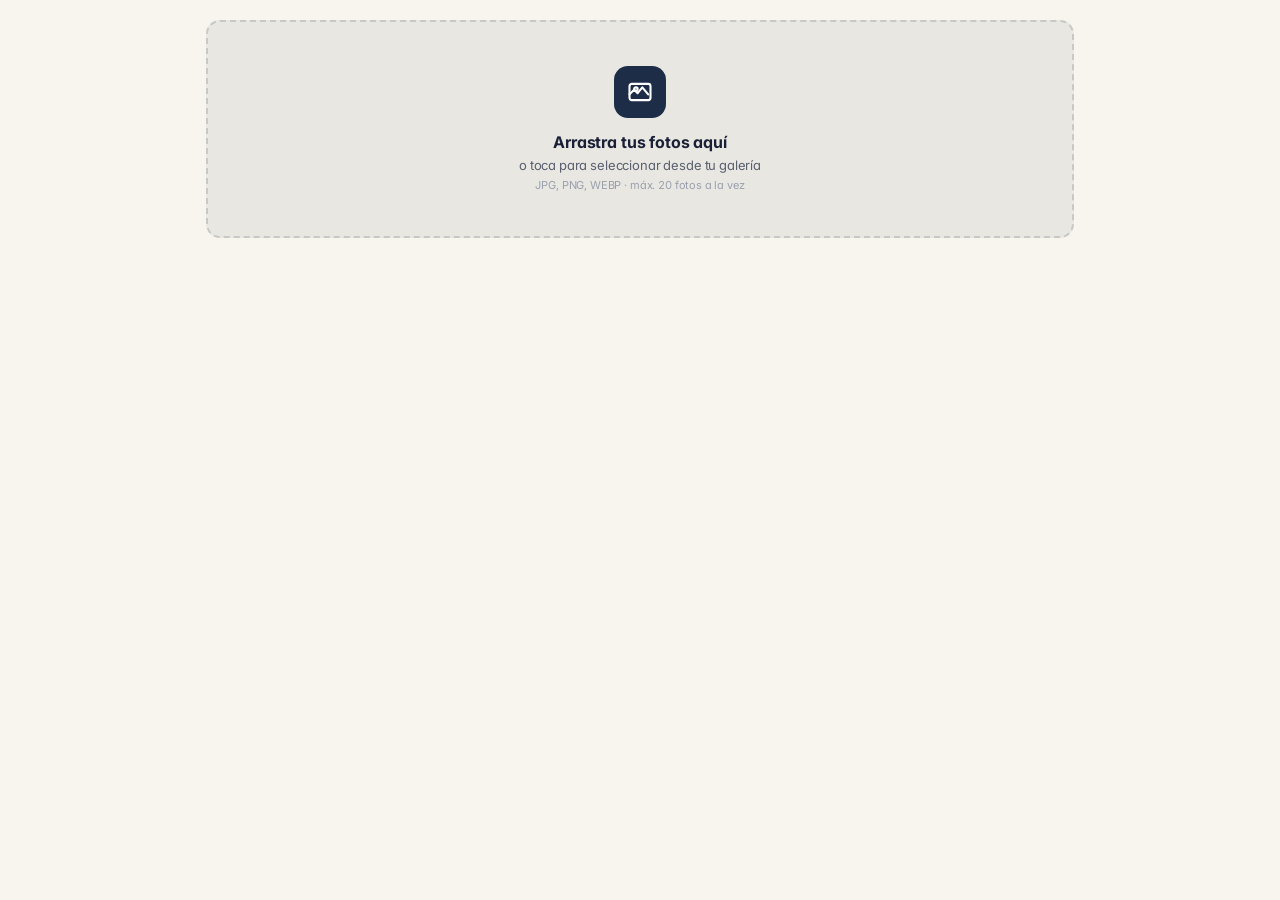
<file: image-cleaner.html>
<!DOCTYPE html>
<html lang="es">
<head>
<link rel="icon" type="image/png" href="isotipo-broquer.png"/>
<link rel="apple-touch-icon" href="isotipo-broquer.png"/>
<link rel="stylesheet" href="brokr-theme.css"/>
<style id="broquer-skin">
  html,body{background:var(--paper)!important;color:var(--ink)!important;font-family:var(--font-sans)!important;letter-spacing:-0.01em}
  *{font-family:var(--font-sans)!important}
  h1,h2,h3,.title,.heading{font-family:var(--font-display)!important;letter-spacing:-0.02em!important;color:var(--ink)!important}
  code,pre,.mono,kbd{font-family:var(--font-mono)!important}
  /* Surfaces */
  body, .screen, .panel, .container, .wrap, main { background:var(--paper)!important; color:var(--ink)!important; }
  .card, .ui-card, .box, .module, .pf-card, .stat-pill, .module-card, .cat-module, .profile-section, .activity-item, .news-ticker-wrap, .tile, .section, section, article {
    background:var(--bone)!important; border:1px solid var(--line)!important; border-radius:var(--r-lg)!important;
    color:var(--ink)!important; box-shadow:0 1px 2px rgba(10,10,10,.03)!important;
  }
  /* Headers/topbars that were navy → ivory */
  .home-header, .modules-header, .profile-header, .panel-topbar, header, .topbar, .nav-top, .app-header, .hdr, .navbar {
    background:var(--paper)!important; color:var(--ink)!important; border-bottom:1px solid var(--line)!important;
  }
  .home-header *, .modules-header *, .profile-header *, .panel-topbar *, header *, .topbar *, .nav-top *, .app-header *, .hdr *, .navbar * { color:var(--ink)!important; }
  /* Inputs */
  input, select, textarea {
    background:var(--bone)!important; border:1px solid var(--line-2)!important; color:var(--ink)!important;
    border-radius:var(--r)!important; font-family:var(--font-sans)!important; font-size:14px!important; padding:10px 12px!important;
    outline:none!important; transition:border-color .2s ease;
  }
  input:focus, select:focus, textarea:focus { border-color:var(--ink)!important; }
  /* Buttons */
  button, .btn, .ui-btn, .isr-calc-btn, .props-new-btn, .pe-save-btn, .prf-stripe-btn.primary, .pf-save-btn, .btn-pdf, .pe-toggle-slider {
    font-family:var(--font-sans)!important; letter-spacing:-0.005em!important;
  }
  button:not([class]), .btn-primary, .ui-btn, .pf-save-btn, .pe-save-btn, .isr-calc-btn, .props-new-btn, .btn-pdf, .prf-stripe-btn.primary {
    background:var(--ink)!important; color:var(--paper)!important;
    border:none!important; border-radius:var(--r)!important;
    padding:11px 18px!important; font-weight:600!important; cursor:pointer!important;
    box-shadow:0 1px 2px rgba(10,10,10,.08)!important; font-size:14px!important;
  }
  button:not([class]):hover, .btn-primary:hover, .ui-btn:hover, .pf-save-btn:hover, .pe-save-btn:hover, .isr-calc-btn:hover { opacity:.92!important; }
  /* Badges, chips */
  .badge, .chip, .pill, .stat-pill .lbl, .res-tipo-lbl, .isr-badge {
    background:var(--paper-2)!important; color:var(--ink-2)!important; border:1px solid var(--line)!important;
    border-radius:var(--r-pill)!important; padding:3px 10px!important; font-size:11px!important; font-weight:500!important;
  }
  /* Accent text colors that were navy or teal */
  [class*="navy"], [style*="color:#0f1829"], [style*="color: #0f1829"], [style*="color:#162035"] { color:var(--ink)!important; }
  /* Links */
  a { color:var(--ink)!important; text-decoration:none; }
  a:hover { color:var(--forest)!important; }
  /* Scrollbars */
  ::-webkit-scrollbar { width:6px; height:6px; }
  ::-webkit-scrollbar-thumb { background:var(--line-2); border-radius:3px; }
  /* Drop garish gradients on home-header */
  .home-header::before, .home-header::after { display:none!important; }
  /* Misc legacy */
  .app-sidebar { background:var(--paper)!important; border-right:1px solid var(--line)!important; }
  .proto-nav, .bottom-nav, .tabbar { background:var(--bone)!important; border-top:1px solid var(--line)!important; }
  /* Force any greeting "name" or page title light text to be dark */
  .greeting-text .hello, .greeting-text .name, .profile-name, .profile-sub, .panel-title, .modules-header h2 { color:var(--ink)!important; }
  /* Avatar-style circles that were translucent on navy → bone */
  .home-avatar, .profile-avatar, .pr-icon, .act-icon, .scw-avatar, .notif-bell, .stat-pill {
    background:var(--bone)!important; border:1px solid var(--line)!important; color:var(--ink)!important;
  }
</style>

<meta charset="UTF-8">
<meta name="viewport" content="width=device-width,initial-scale=1,viewport-fit=cover">
<title>Editor de imágenes — Broquer</title>
<link rel="preconnect" href="https://fonts.googleapis.com"/>
<link href="https://fonts.googleapis.com/css2?family=Poppins:wght@300;400;500;600;700;800&display=swap" rel="stylesheet"/>
<style>
:root{
  --navy:#0f1829;--navy2:#1e2d47;--teal:#0f1829;--teal-dark:#162035;
  --teal-bg:rgba(15,24,41,0.06);--teal-border:rgba(15,24,41,0.15);
  --white:#ffffff;--bg:#f0f2f7;--gray:#f5f6f8;--gray2:#e8eaee;
  --txt:#1a2035;--mut:#5a6070;--mut2:#9aa0ad;
  --red:#ef4444;--green:#16a34a;
  --r:14px;--shadow:0 2px 12px rgba(0,0,0,0.07);
}
*{box-sizing:border-box;margin:0;padding:0}
body{font-family:'Poppins',sans-serif;background:var(--bg);color:var(--txt);min-height:100vh}

.main{max-width:900px;margin:0 auto;padding:20px 16px 80px}

/* Drop zone */
.drop-zone{border:2px dashed var(--teal-border);border-radius:var(--r);background:var(--teal-bg);padding:44px 20px;text-align:center;cursor:pointer;transition:all .2s;position:relative}
.drop-zone.drag-over{border-color:var(--navy);background:rgba(15,24,41,.06)}
.drop-zone input[type=file]{position:absolute;inset:0;opacity:0;cursor:pointer;width:100%;height:100%}
.drop-icon{width:52px;height:52px;background:var(--navy2);border-radius:14px;margin:0 auto 14px;display:flex;align-items:center;justify-content:center}
.drop-icon svg{width:28px;height:28px;stroke:white;fill:none}
.drop-title{font-size:16px;font-weight:700;color:var(--txt);margin-bottom:5px}
.drop-hint{font-size:13px;color:var(--mut)}
.drop-types{font-size:11px;color:var(--mut2);margin-top:5px}

/* Prompt box */
.prompt-box{background:var(--white);border-radius:var(--r);box-shadow:var(--shadow);border:1px solid rgba(0,0,0,.05);padding:16px 18px;margin:14px 0 0;display:none}
.prompt-label{font-size:11px;font-weight:700;color:var(--mut);text-transform:uppercase;letter-spacing:.5px;margin-bottom:8px;display:flex;align-items:center;gap:8px}
.ai-badge{background:var(--navy2);color:white;font-size:10px;font-weight:700;padding:2px 8px;border-radius:6px;letter-spacing:.3px}
.prompt-textarea{width:100%;border:1.5px solid var(--gray2);border-radius:10px;padding:10px 12px;font-size:13px;font-family:'Poppins',sans-serif;color:var(--txt);resize:vertical;min-height:68px;outline:none;transition:border-color .2s;line-height:1.5;background:var(--gray)}
.prompt-textarea:focus{border-color:var(--teal);background:white;box-shadow:0 0 0 3px var(--teal-bg)}
.presets{display:flex;flex-wrap:wrap;gap:6px;margin-top:10px}
.preset-btn{background:var(--gray);border:1.5px solid var(--gray2);border-radius:8px;padding:5px 10px;font-size:11px;font-weight:600;color:var(--mut);cursor:pointer;transition:all .15s;white-space:nowrap;font-family:'Poppins',sans-serif}
.preset-btn:hover{border-color:var(--teal);color:var(--teal);background:var(--teal-bg)}
.preset-btn.active{border-color:var(--teal);color:var(--teal);background:var(--teal-bg)}
.prompt-hint{font-size:11px;color:var(--mut2);margin-top:8px;line-height:1.5}

/* Action bar */
.action-bar{display:flex;align-items:center;justify-content:space-between;margin:14px 0;flex-wrap:wrap;gap:8px}
.count-badge{font-size:13px;color:var(--mut);font-weight:600}

.btn{display:inline-flex;align-items:center;gap:6px;border-radius:10px;padding:10px 16px;font-size:13px;font-weight:600;font-family:'Poppins',sans-serif;cursor:pointer;transition:all .2s;white-space:nowrap;border:none}
.btn svg{flex-shrink:0}
.btn-primary{background:var(--navy2);color:white}
.btn-primary:hover{background:var(--navy)}
.btn-primary:disabled{opacity:.5;cursor:not-allowed}
.btn-outline{background:var(--white);color:var(--teal);border:1.5px solid var(--teal-border)}
.btn-outline:hover{background:var(--teal-bg);border-color:var(--teal)}
.btn-outline:disabled{opacity:.5;cursor:not-allowed}
.btn-danger{background:var(--white);color:var(--red);border:1.5px solid rgba(239,68,68,.3)}
.btn-danger:hover{background:rgba(239,68,68,.06)}

.action-right{display:flex;gap:8px;align-items:center;flex-wrap:wrap;justify-content:flex-end}

/* Download buttons group — hidden until processing done */
.dl-group{display:none;flex-wrap:wrap;gap:8px}

/* Selection mode banner */
.sel-banner{background:var(--teal-bg);border:1.5px solid var(--teal-border);border-radius:var(--r);padding:10px 16px;margin-bottom:12px;display:none;align-items:center;justify-content:space-between;gap:10px;flex-wrap:wrap}
.sel-banner-text{font-size:13px;font-weight:600;color:var(--teal-dark)}
.sel-banner-actions{display:flex;gap:8px}

/* Progress bar */
.progress-wrap{background:var(--gray2);border-radius:99px;height:6px;overflow:hidden;margin-bottom:14px;display:none}
.progress-bar{height:100%;background:linear-gradient(90deg,var(--navy2),var(--teal));border-radius:99px;width:0;transition:width .3s}

/* Grid */
.grid{display:grid;grid-template-columns:repeat(auto-fill,minmax(280px,1fr));gap:14px}

/* Card */
.card{background:var(--white);border-radius:var(--r);overflow:hidden;box-shadow:var(--shadow);border:1px solid rgba(0,0,0,.05);transition:transform .2s,box-shadow .2s;position:relative}
.card:hover{transform:translateY(-2px);box-shadow:0 6px 20px rgba(0,0,0,.10)}
.card.selected{border-color:var(--teal);box-shadow:0 0 0 2px var(--teal)}
.card-name{padding:10px 14px;font-size:12px;font-weight:600;color:var(--mut);white-space:nowrap;overflow:hidden;text-overflow:ellipsis;border-bottom:1px solid var(--gray)}
.card-imgs{display:grid;grid-template-columns:1fr 1fr;gap:0}
.card-img-wrap{position:relative;overflow:hidden;background:var(--gray)}
.card-img-wrap img{width:100%;height:155px;object-fit:cover;display:block}
.card-img-label{position:absolute;bottom:6px;left:6px;background:rgba(0,0,0,.55);color:white;font-size:9px;font-weight:700;padding:2px 7px;border-radius:6px;letter-spacing:.5px}
.card-footer{padding:10px 14px;display:flex;align-items:center;gap:8px}
.card-status{font-size:11px;color:var(--mut2);flex:1;font-weight:500}
.card-status.ok{color:var(--green);font-weight:600}
.card-status.err{color:var(--red);font-weight:600}
.card-status.loading{color:var(--teal);font-weight:600}
.btn-dl-one{background:var(--teal);color:white;border:none;border-radius:8px;padding:6px 12px;font-size:11px;font-weight:700;cursor:pointer;display:none;align-items:center;gap:4px;transition:opacity .2s;font-family:'Poppins',sans-serif}
.btn-dl-one:hover{opacity:.85}
.btn-dl-one svg{width:12px;height:12px;stroke:white;fill:none}

/* Selection checkbox overlay */
.card-checkbox{position:absolute;top:8px;right:8px;width:22px;height:22px;border-radius:6px;border:2px solid white;background:rgba(0,0,0,.3);display:none;align-items:center;justify-content:center;cursor:pointer;transition:all .15s;z-index:10}
.card-checkbox.checked{background:var(--teal);border-color:var(--teal)}
.card-checkbox svg{width:13px;height:13px;stroke:white;fill:none;opacity:0;transition:opacity .15s;pointer-events:none}
.card-checkbox.checked svg{opacity:1}
.sel-mode .card-checkbox{display:flex}
.sel-mode .card{cursor:pointer}

/* Empty state */
.empty{display:none;text-align:center;padding:40px 20px;color:var(--mut2);font-size:14px}

/* Toast */
.toast{position:fixed;bottom:24px;left:50%;transform:translateX(-50%) translateY(60px);background:var(--navy);color:white;padding:10px 20px;border-radius:10px;font-size:13px;font-weight:600;font-family:'Poppins',sans-serif;transition:transform .3s;z-index:999;white-space:nowrap}
.toast.show{transform:translateX(-50%) translateY(0)}

@media(max-width:500px){
  .main{padding:14px 12px 80px}
  .card-imgs{grid-template-columns:1fr}
  .card-img-wrap img{height:130px}
  .btn{padding:9px 12px;font-size:12px}
}
</style>
</head>
<body>

<div class="main">

  <!-- Drop zone -->
  <div class="drop-zone" id="drop-zone">
    <input type="file" id="file-input" accept="image/*" multiple>
    <div class="drop-icon">
      <svg viewBox="0 0 24 24" stroke-width="1.8" stroke-linecap="round" stroke-linejoin="round"><rect x="3" y="5" width="18" height="14" rx="2"/><path d="M3 14l4-4 3 3 4-5 5 6"/><circle cx="8.5" cy="9.5" r="1.5"/></svg>
    </div>
    <div class="drop-title">Arrastra tus fotos aquí</div>
    <div class="drop-hint">o toca para seleccionar desde tu galería</div>
    <div class="drop-types">JPG, PNG, WEBP · máx. 20 fotos a la vez</div>
  </div>

  <!-- Prompt box -->
  <div class="prompt-box" id="prompt-box">
    <div class="prompt-label">
      Instrucción para la IA
      <span class="ai-badge">Broquer AI</span>
    </div>
    <textarea class="prompt-textarea" id="prompt-input" placeholder="Describe qué quieres hacer con las fotos. Ej: Elimina todos los muebles no fijos, mejora la iluminación y hazlo ver como foto profesional de bienes raíces vacío."></textarea>
    <div class="presets">
      <button class="preset-btn" onclick="applyPreset(this,'Foto profesional de bienes raíces: mejora iluminación, contraste y nitidez. Deja el espacio limpio y atractivo.')">Mejorar calidad</button>
      <button class="preset-btn" onclick="applyPreset(this,'Elimina todos los muebles no fijos: camas, sofás, sillas, mesas, alfombras, cortinas, lámparas y decoraciones. Conserva paredes, pisos, techos, ventanas y puertas. Muestra el cuarto vacío y limpio.')">Retirar muebles</button>
      <button class="preset-btn" onclick="applyPreset(this,'Transforma esta foto en una imagen profesional de bienes raíces: cuarto vacío, sin muebles, excelente iluminación, colores vivos y balanceados, listo para publicar.')">Cuarto vacío profesional</button>
      <button class="preset-btn" onclick="applyPreset(this,'Mejora esta foto de jardín o exterior: cielo más azul, vegetación más verde y vibrante, iluminación natural cálida, aspecto de día soleado.')">Exterior vibrante</button>
      <button class="preset-btn" onclick="applyPreset(this,'Corrige la iluminación: aumenta brillo en zonas oscuras, reduce brillos, mejora el balance de blancos para que la foto luzca natural y profesional.')">Corregir iluminación</button>
    </div>
    <div class="prompt-hint">Deja el campo vacío para usar solo mejoras automáticas (sin IA generativa).</div>
  </div>

  <!-- Action bar -->
  <div class="action-bar" id="action-bar" style="display:none">
    <span class="count-badge" id="count-badge">0 fotos</span>
    <div class="action-right">
      <!-- Download group (shown after processing) -->
      <div class="dl-group" id="dl-group">
        <button class="btn btn-outline" id="btn-dl-all" onclick="downloadAll()">
          <svg width="15" height="15" viewBox="0 0 24 24" stroke="currentColor" stroke-width="2" fill="none" stroke-linecap="round" stroke-linejoin="round"><path d="M21 15v4a2 2 0 01-2 2H5a2 2 0 01-2-2v-4"/><polyline points="7 10 12 15 17 10"/><line x1="12" y1="15" x2="12" y2="3"/></svg>
          Descargar todas
        </button>
        <button class="btn btn-outline" id="btn-dl-selected" onclick="toggleSelectionMode()">
          <svg width="15" height="15" viewBox="0 0 24 24" stroke="currentColor" stroke-width="2" fill="none" stroke-linecap="round" stroke-linejoin="round"><path d="M9 11l3 3L22 4"/><path d="M21 12v7a2 2 0 01-2 2H5a2 2 0 01-2-2V5a2 2 0 012-2h11"/></svg>
          Descargar selección
        </button>
        <button class="btn btn-primary" id="btn-use-ficha" onclick="useInFicha()">
          <svg width="15" height="15" viewBox="0 0 24 24" stroke="currentColor" stroke-width="2" fill="none" stroke-linecap="round" stroke-linejoin="round"><path d="M14 2H6a2 2 0 00-2 2v16a2 2 0 002 2h12a2 2 0 002-2V8z"/><polyline points="14 2 14 8 20 8"/><rect x="7" y="12" width="10" height="6" rx="1"/><path d="M7 17l3-3 2 2 2-3 3 3"/></svg>
          Utilizar en ficha
        </button>
      </div>
      <!-- Process button -->
      <button class="btn btn-primary" id="btn-clean" onclick="cleanAll()">
        <svg width="16" height="16" viewBox="0 0 24 24" stroke="currentColor" stroke-width="2" fill="none" stroke-linecap="round" stroke-linejoin="round"><path d="M12 2l3.09 6.26L22 9.27l-5 4.87 1.18 6.88L12 17.77l-6.18 3.25L7 14.14 2 9.27l6.91-1.01L12 2z"/><path d="M19 3l1.5 3.5M21 9l-1.5.5"/></svg>
        Editar fotos
      </button>
    </div>
  </div>

  <!-- Selection banner -->
  <div class="sel-banner" id="sel-banner">
    <span class="sel-banner-text" id="sel-banner-text">Selecciona las imágenes a descargar</span>
    <div class="sel-banner-actions">
      <button class="btn btn-outline" style="padding:7px 12px;font-size:12px" onclick="selectAll()">Seleccionar todas</button>
      <button class="btn btn-primary" style="padding:7px 12px;font-size:12px" id="btn-confirm-sel" onclick="downloadSelected()">Descargar (0)</button>
      <button class="btn btn-danger" style="padding:7px 12px;font-size:12px" onclick="cancelSelection()">Cancelar</button>
    </div>
  </div>

  <!-- Progress -->
  <div class="progress-wrap" id="progress-wrap"><div class="progress-bar" id="progress-bar"></div></div>

  <!-- Grid -->
  <div class="grid" id="grid"></div>
  <div class="empty" id="empty">No hay fotos. Sube imágenes para comenzar.</div>

</div>

<div class="toast" id="toast"></div>

<script>
const API_BASE = (()=>{
  const h = location.hostname;
  if(h === 'localhost' || h === '127.0.0.1') return 'http://localhost:8000';
  return 'https://brokrebapi-production.up.railway.app';
})();

let files = [];
let results = [];
let cleaned = false;
let selectionMode = false;
let selectedSet = new Set();

const dropZone     = document.getElementById('drop-zone');
const fileInput    = document.getElementById('file-input');
const grid         = document.getElementById('grid');
const actionBar    = document.getElementById('action-bar');
const promptBox    = document.getElementById('prompt-box');
const countBadge   = document.getElementById('count-badge');
const btnClean     = document.getElementById('btn-clean');
const dlGroup      = document.getElementById('dl-group');
const progressWrap = document.getElementById('progress-wrap');
const progressBar  = document.getElementById('progress-bar');
const empty        = document.getElementById('empty');
const selBanner    = document.getElementById('sel-banner');
const selBannerTxt = document.getElementById('sel-banner-text');
const btnConfirmSel= document.getElementById('btn-confirm-sel');

// ── Drag & drop ──────────────────────────────────────────────────────────────
dropZone.addEventListener('dragover', e => { e.preventDefault(); dropZone.classList.add('drag-over'); });
dropZone.addEventListener('dragleave', () => dropZone.classList.remove('drag-over'));
dropZone.addEventListener('drop', e => {
  e.preventDefault();
  dropZone.classList.remove('drag-over');
  addFiles(Array.from(e.dataTransfer.files).filter(f => f.type.startsWith('image/')));
});
fileInput.addEventListener('change', () => {
  addFiles(Array.from(fileInput.files));
  fileInput.value = '';
});

function addFiles(newFiles) {
  files = [...files, ...newFiles].slice(0, 20);
  results = files.map((_, i) => results[i] || null);
  cleaned = false;
  dlGroup.style.display = 'none';
  cancelSelection();
  renderGrid();
}

function applyPreset(btn, text) {
  document.querySelectorAll('.preset-btn').forEach(b => b.classList.remove('active'));
  btn.classList.add('active');
  document.getElementById('prompt-input').value = text;
}

function renderGrid() {
  if (!files.length) {
    actionBar.style.display = 'none';
    promptBox.style.display = 'none';
    empty.style.display = 'none';
    grid.innerHTML = '';
    return;
  }
  actionBar.style.display = 'flex';
  promptBox.style.display = 'block';
  countBadge.textContent = files.length + (files.length === 1 ? ' foto' : ' fotos');
  grid.className = 'grid' + (selectionMode ? ' sel-mode' : '');
  grid.innerHTML = files.map((f, i) => {
    const origUrl = URL.createObjectURL(f);
    const res = results[i];
    let cleanedSrc = '';
    let statusClass = '';
    let statusText = 'Sin procesar';
    let dlBtn = '';
    if (res && res.cleaned_b64) {
      cleanedSrc = 'data:' + res.content_type + ';base64,' + res.cleaned_b64;
      statusClass = 'ok';
      statusText = res.used_gemini ? 'Mejorada con Broquer AI' : 'Mejorada';
      if (!selectionMode) {
        dlBtn = `<button class="btn-dl-one" id="dl-btn-${i}" onclick="event.stopPropagation();downloadOne(${i})" style="display:flex">
          <svg viewBox="0 0 24 24" stroke-width="2.5"><path d="M21 15v4a2 2 0 01-2 2H5a2 2 0 01-2-2v-4"/><polyline points="7 10 12 15 17 10"/><line x1="12" y1="15" x2="12" y2="3"/></svg>
          Descargar
        </button>`;
      }
    } else if (res && res.error) {
      statusClass = 'err';
      statusText = 'Error: ' + (res.error || '').substring(0, 50);
    }
    const rightSrc = cleanedSrc || origUrl;
    const rightLabel = cleanedSrc ? (res && res.used_gemini ? 'BROKR AI' : 'EDITADA') : 'ORIGINAL';
    const isChecked = selectedSet.has(i) ? 'checked' : '';
    const checkVisible = res && res.cleaned_b64 ? '' : ' style="display:none"';
    return `
    <div class="card${selectedSet.has(i) ? ' selected' : ''}" id="card-${i}" onclick="cardClick(${i})">
      <div class="card-checkbox ${isChecked}" id="chk-${i}"${checkVisible} onclick="event.stopPropagation();cardClick(${i})">
        <svg viewBox="0 0 24 24" stroke-width="3" stroke-linecap="round" stroke-linejoin="round"><polyline points="20 6 9 17 4 12"/></svg>
      </div>
      <div class="card-name" title="${f.name}">${f.name}</div>
      <div class="card-imgs">
        <div class="card-img-wrap">
          <img src="${origUrl}" alt="original" loading="lazy"/>
          <span class="card-img-label">ORIGINAL</span>
        </div>
        <div class="card-img-wrap" id="right-wrap-${i}">
          <img src="${rightSrc}" alt="resultado" id="right-img-${i}" loading="lazy"/>
          <span class="card-img-label" id="right-lbl-${i}">${rightLabel}</span>
        </div>
      </div>
      <div class="card-footer" id="footer-${i}">
        <span class="card-status ${statusClass}" id="status-${i}">${statusText}</span>
        ${dlBtn}
      </div>
    </div>`;
  }).join('');
}

function cardClick(i) {
  if (!selectionMode) return;
  const res = results[i];
  if (!res || !res.cleaned_b64) return; // can only select processed images
  if (selectedSet.has(i)) {
    selectedSet.delete(i);
  } else {
    selectedSet.add(i);
  }
  updateCardCheckbox(i);
  updateSelectionCount();
}

function updateCardCheckbox(i) {
  const chk = document.getElementById('chk-' + i);
  const card = document.getElementById('card-' + i);
  if (!chk) return;
  if (selectedSet.has(i)) {
    chk.classList.add('checked');
    card && card.classList.add('selected');
  } else {
    chk.classList.remove('checked');
    card && card.classList.remove('selected');
  }
}

function updateSelectionCount() {
  const n = selectedSet.size;
  selBannerTxt.textContent = n === 0
    ? 'Selecciona las imágenes a descargar'
    : `${n} imagen${n !== 1 ? 'es' : ''} seleccionada${n !== 1 ? 's' : ''}`;
  btnConfirmSel.textContent = `Descargar (${n})`;
  btnConfirmSel.disabled = n === 0;
}

function toggleSelectionMode() {
  if (selectionMode) { cancelSelection(); return; }
  const hasProcessed = results.some(r => r && r.cleaned_b64);
  if (!hasProcessed) { showToast('Primero edita las fotos'); return; }
  selectionMode = true;
  selectedSet.clear();
  selBanner.style.display = 'flex';
  updateSelectionCount();
  renderGrid();
}

function cancelSelection() {
  selectionMode = false;
  selectedSet.clear();
  selBanner.style.display = 'none';
  renderGrid();
}

function selectAll() {
  results.forEach((r, i) => { if (r && r.cleaned_b64) selectedSet.add(i); });
  results.forEach((_, i) => updateCardCheckbox(i));
  updateSelectionCount();
}

// ── Clean ────────────────────────────────────────────────────────────────────
async function cleanAll() {
  if (!files.length) return;
  const prompt = document.getElementById('prompt-input').value.trim();
  const useAI = prompt.length > 0;

  btnClean.disabled = true;
  btnClean.innerHTML = '<svg width="16" height="16" viewBox="0 0 24 24" stroke="currentColor" stroke-width="2" fill="none"><circle cx="12" cy="12" r="10"/><path d="M12 6v6l4 2"/></svg> Procesando…';
  progressWrap.style.display = 'block';
  progressBar.style.width = '0%';

  files.forEach((_, i) => {
    const s = document.getElementById('status-' + i);
    if (s) { s.className = 'card-status loading'; s.textContent = useAI ? 'Procesando con Broquer AI…' : 'Procesando…'; }
  });

  const BATCH = useAI ? 1 : 4;
  let done = 0;
  const MAX_RETRIES = 3;
  const RETRY_DELAYS = [2000, 4000, 8000];

  for (let start = 0; start < files.length; start += BATCH) {
    const batch = files.slice(start, start + BATCH);
    const batchIdx = batch.map((_, j) => start + j);

    let success = false;
    for (let attempt = 0; attempt < MAX_RETRIES; attempt++) {
      if (attempt > 0) {
        batchIdx.forEach(idx => {
          const s = document.getElementById('status-' + idx);
          if (s) { s.className = 'card-status loading'; s.textContent = `Reintentando (${attempt}/${MAX_RETRIES - 1})…`; }
        });
        await new Promise(r => setTimeout(r, RETRY_DELAYS[attempt - 1]));
      }

      const fd = new FormData();
      batch.forEach(f => fd.append('files', f));
      fd.append('prompt', prompt);

      const controller = new AbortController();
      const timeout = setTimeout(() => controller.abort(), 120000); // 2 min timeout

      try {
        const r = await fetch(API_BASE + '/images/clean', {
          method: 'POST',
          body: fd,
          signal: controller.signal
        });
        clearTimeout(timeout);
        if (!r.ok) {
          const errText = await r.text().catch(() => 'HTTP ' + r.status);
          throw new Error('HTTP ' + r.status + ' — ' + errText.substring(0, 120));
        }
        const data = await r.json();
        data.images.forEach((res, j) => {
          const idx = batchIdx[j];
          results[idx] = res;
          updateCard(idx, res);
        });
        success = true;
        break;
      } catch (err) {
        clearTimeout(timeout);
        if (attempt === MAX_RETRIES - 1) {
          const msg = err.name === 'AbortError' ? 'Tiempo de espera agotado' : err.message;
          batchIdx.forEach(idx => {
            results[idx] = { error: msg, cleaned_b64: null };
            const s = document.getElementById('status-' + idx);
            if (s) { s.className = 'card-status err'; s.textContent = 'Error: ' + msg.substring(0, 60); }
          });
        }
        // else continue retry loop
      }
    }

    // Delay between AI batches to avoid rate limiting
    if (useAI && start + BATCH < files.length) {
      await new Promise(r => setTimeout(r, 800));
    }

    done += batch.length;
    progressBar.style.width = Math.round((done / files.length) * 100) + '%';
  }

  cleaned = results.some(r => r && r.cleaned_b64);
  if (cleaned) {
    dlGroup.style.display = 'flex';
    showToast('Fotos editadas. Descarga o utiliza en una ficha.');
  }
  btnClean.disabled = false;
  btnClean.innerHTML = `<svg width="16" height="16" viewBox="0 0 24 24" stroke="currentColor" stroke-width="2" fill="none" stroke-linecap="round" stroke-linejoin="round"><path d="M12 2l3.09 6.26L22 9.27l-5 4.87 1.18 6.88L12 17.77l-6.18 3.25L7 14.14 2 9.27l6.91-1.01L12 2z"/></svg> Editar fotos`;
  setTimeout(() => { progressWrap.style.display = 'none'; }, 800);
}

function updateCard(i, res) {
  const s = document.getElementById('status-' + i);
  const rightImg = document.getElementById('right-img-' + i);
  const rightLbl = document.getElementById('right-lbl-' + i);
  const footer = document.getElementById('footer-' + i);
  const chk = document.getElementById('chk-' + i);
  if (res.cleaned_b64) {
    const src = 'data:' + res.content_type + ';base64,' + res.cleaned_b64;
    if (rightImg) rightImg.src = src;
    if (rightLbl) rightLbl.textContent = res.used_gemini ? 'BROKR AI' : 'EDITADA';
    if (s) { s.className = 'card-status ok'; s.textContent = res.used_gemini ? 'Mejorada con Broquer AI' : 'Mejorada'; }
    if (chk) chk.style.display = 'flex';
    if (footer && !selectionMode) {
      let dlBtn = footer.querySelector('.btn-dl-one');
      if (!dlBtn) {
        dlBtn = document.createElement('button');
        dlBtn.className = 'btn-dl-one';
        dlBtn.style.display = 'flex';
        dlBtn.innerHTML = `<svg viewBox="0 0 24 24" stroke-width="2.5" fill="none" stroke="white" stroke-linecap="round"><path d="M21 15v4a2 2 0 01-2 2H5a2 2 0 01-2-2v-4"/><polyline points="7 10 12 15 17 10"/><line x1="12" y1="15" x2="12" y2="3"/></svg> Descargar`;
        dlBtn.onclick = (e) => { e.stopPropagation(); downloadOne(i); };
        footer.appendChild(dlBtn);
      }
    }
  } else if (res.error) {
    if (s) { s.className = 'card-status err'; s.title = res.error; s.textContent = 'Error: ' + (res.error || '').substring(0, 60); }
  }
}

// ── Downloads ─────────────────────────────────────────────────────────────────
function downloadOne(i) {
  const res = results[i];
  if (!res || !res.cleaned_b64) return;
  const a = document.createElement('a');
  a.href = 'data:' + res.content_type + ';base64,' + res.cleaned_b64;
  const orig = files[i].name;
  const ext = orig.split('.').pop();
  const base = orig.substring(0, orig.lastIndexOf('.')) || orig;
  a.download = base + '_editada.' + ext;
  a.click();
}

async function downloadAll() {
  const processed = results.map((r, i) => ({r, i})).filter(({r}) => r && r.cleaned_b64);
  if (!processed.length) { showToast('No hay fotos editadas aún'); return; }
  // Suppress Shaark wake-word during download to avoid false triggers
  try { window.parent.postMessage({ type: 'brokr-suppress-wake', duration: 5000 }, '*'); } catch(e){}
  showToast(`Descargando ${processed.length} imagen${processed.length !== 1 ? 'es' : ''}…`);
  for (const {i} of processed) {
    downloadOne(i);
    await new Promise(res => setTimeout(res, 250));
  }
}

function downloadSelected() {
  if (selectedSet.size === 0) { showToast('Selecciona al menos una imagen'); return; }
  const toDownload = [...selectedSet].filter(i => results[i] && results[i].cleaned_b64);
  if (!toDownload.length) { showToast('Sin imágenes válidas en la selección'); return; }
  try { window.parent.postMessage({ type: 'brokr-suppress-wake', duration: 5000 }, '*'); } catch(e){}
  showToast(`Descargando ${toDownload.length} imagen${toDownload.length !== 1 ? 'es' : ''}…`);
  toDownload.forEach((i, idx) => {
    setTimeout(() => downloadOne(i), idx * 250);
  });
  cancelSelection();
}

// ── Utilizar en ficha ─────────────────────────────────────────────────────────
function useInFicha() {
  const imagesToUse = results
    .map((res, i) => res && res.cleaned_b64
      ? { url: 'data:' + res.content_type + ';base64,' + res.cleaned_b64,
          name: (() => { const n = files[i].name; const e = n.split('.').pop(); const b = n.substring(0, n.lastIndexOf('.')) || n; return b + '_editada.' + e; })() }
      : null)
    .filter(Boolean);

  if (!imagesToUse.length) { showToast('No hay fotos editadas aún'); return; }

  // Share via parent window (same-origin iframe)
  try {
    window.parent.brokrEditorImages = imagesToUse;
    window.parent.postMessage({ type: 'brokr-use-in-ficha' }, '*');
    showToast(`${imagesToUse.length} imagen${imagesToUse.length !== 1 ? 'es' : ''} enviada${imagesToUse.length !== 1 ? 's' : ''} a fichas técnicas`);
  } catch(e) {
    showToast('Error al comunicar con el módulo de fichas');
  }
}

// ── Toast ─────────────────────────────────────────────────────────────────────
function showToast(msg, duration = 3000) {
  const t = document.getElementById('toast');
  t.textContent = msg;
  t.classList.add('show');
  setTimeout(() => t.classList.remove('show'), duration);
}
</script>
</body>
</html>
</file>
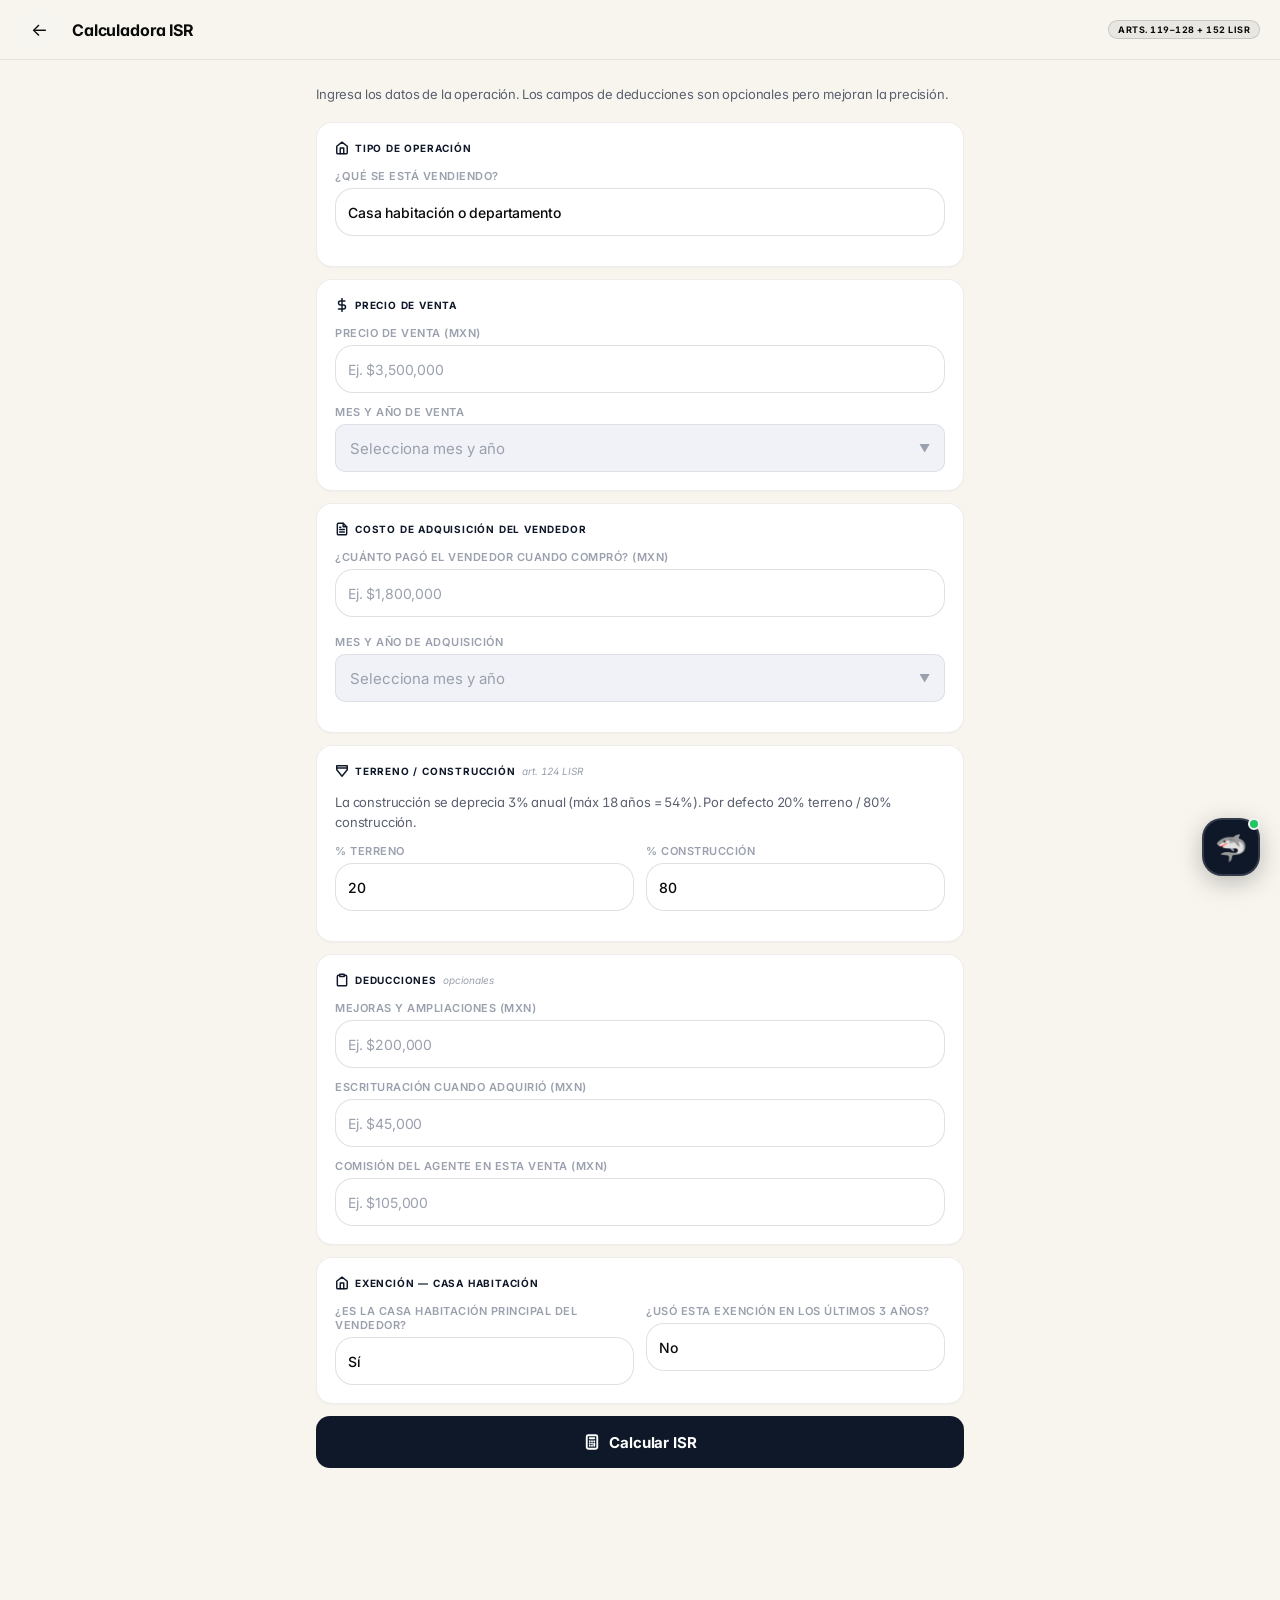
<file: isr.html>
<!DOCTYPE html>
<html lang="es">
<head>
<link rel="icon" type="image/png" href="isotipo-broquer.png"/>
<link rel="apple-touch-icon" href="isotipo-broquer.png"/>
<link rel="stylesheet" href="brokr-theme.css"/>
<style id="broquer-skin">
  html,body{background:var(--paper)!important;color:var(--ink)!important;font-family:var(--font-sans)!important;letter-spacing:-0.01em}
  *{font-family:var(--font-sans)!important}
  h1,h2,h3,.title,.heading{font-family:var(--font-display)!important;letter-spacing:-0.02em!important;color:var(--ink)!important}
  code,pre,.mono,kbd{font-family:var(--font-mono)!important}
  /* Surfaces */
  body, .screen, .panel, .container, .wrap, main { background:var(--paper)!important; color:var(--ink)!important; }
  .card, .ui-card, .box, .module, .pf-card, .stat-pill, .module-card, .cat-module, .profile-section, .activity-item, .news-ticker-wrap, .tile, .section, section, article {
    background:var(--bone)!important; border:1px solid var(--line)!important; border-radius:var(--r-lg)!important;
    color:var(--ink)!important; box-shadow:0 1px 2px rgba(10,10,10,.03)!important;
  }
  /* Headers/topbars that were navy → ivory */
  .home-header, .modules-header, .profile-header, .panel-topbar, header, .topbar, .nav-top, .app-header, .hdr, .navbar {
    background:var(--paper)!important; color:var(--ink)!important; border-bottom:1px solid var(--line)!important;
  }
  .home-header *, .modules-header *, .profile-header *, .panel-topbar *, header *, .topbar *, .nav-top *, .app-header *, .hdr *, .navbar * { color:var(--ink)!important; }
  /* Inputs */
  input, select, textarea {
    background:var(--bone)!important; border:1px solid var(--line-2)!important; color:var(--ink)!important;
    border-radius:var(--r)!important; font-family:var(--font-sans)!important; font-size:14px!important; padding:10px 12px!important;
    outline:none!important; transition:border-color .2s ease;
  }
  input:focus, select:focus, textarea:focus { border-color:var(--ink)!important; }
  /* Buttons */
  button, .btn, .ui-btn, .isr-calc-btn, .props-new-btn, .pe-save-btn, .prf-stripe-btn.primary, .pf-save-btn, .btn-pdf, .pe-toggle-slider {
    font-family:var(--font-sans)!important; letter-spacing:-0.005em!important;
  }
  button:not([class]), .btn-primary, .ui-btn, .pf-save-btn, .pe-save-btn, .isr-calc-btn, .props-new-btn, .btn-pdf, .prf-stripe-btn.primary {
    background:var(--ink)!important; color:var(--paper)!important;
    border:none!important; border-radius:var(--r)!important;
    padding:11px 18px!important; font-weight:600!important; cursor:pointer!important;
    box-shadow:0 1px 2px rgba(10,10,10,.08)!important; font-size:14px!important;
  }
  button:not([class]):hover, .btn-primary:hover, .ui-btn:hover, .pf-save-btn:hover, .pe-save-btn:hover, .isr-calc-btn:hover { opacity:.92!important; }
  /* Badges, chips */
  .badge, .chip, .pill, .stat-pill .lbl, .res-tipo-lbl, .isr-badge {
    background:var(--paper-2)!important; color:var(--ink-2)!important; border:1px solid var(--line)!important;
    border-radius:var(--r-pill)!important; padding:3px 10px!important; font-size:11px!important; font-weight:500!important;
  }
  /* Accent text colors that were navy or teal */
  [class*="navy"], [style*="color:#0f1829"], [style*="color: #0f1829"], [style*="color:#162035"] { color:var(--ink)!important; }
  /* Links */
  a { color:var(--ink)!important; text-decoration:none; }
  a:hover { color:var(--forest)!important; }
  /* Scrollbars */
  ::-webkit-scrollbar { width:6px; height:6px; }
  ::-webkit-scrollbar-thumb { background:var(--line-2); border-radius:3px; }
  /* Drop garish gradients on home-header */
  .home-header::before, .home-header::after { display:none!important; }
  /* Misc legacy */
  .app-sidebar { background:var(--paper)!important; border-right:1px solid var(--line)!important; }
  .proto-nav, .bottom-nav, .tabbar { background:var(--bone)!important; border-top:1px solid var(--line)!important; }
  /* Force any greeting "name" or page title light text to be dark */
  .greeting-text .hello, .greeting-text .name, .profile-name, .profile-sub, .panel-title, .modules-header h2 { color:var(--ink)!important; }
  /* Avatar-style circles that were translucent on navy → bone */
  .home-avatar, .profile-avatar, .pr-icon, .act-icon, .scw-avatar, .notif-bell, .stat-pill {
    background:var(--bone)!important; border:1px solid var(--line)!important; color:var(--ink)!important;
  }
</style>

<meta charset="UTF-8"/>
<meta name="viewport" content="width=device-width,initial-scale=1,maximum-scale=1"/>
<title>ISR — Broquer®</title>
<link rel="preconnect" href="https://fonts.googleapis.com"/>
<link href="https://fonts.googleapis.com/css2?family=Poppins:wght@300;400;500;600;700;800&display=swap" rel="stylesheet"/>

<style>
/* ═══════════════════════════════════════
   BROKR® DESIGN SYSTEM — ISR MODULE
   Paleta: Blanco · Navy · Teal
   Tipografía: Poppins
═══════════════════════════════════════ */
:root {
  --navy:       #0f1829;
  --navy-mid:   #162035;
  --navy-light: #1e2d47;
  --teal:       #0f1829;
  --teal-dark:  #162035;
  --teal-bg:    rgba(15,24,41,0.06);
  --teal-border:rgba(15,24,41,0.15);
  --white:      #ffffff;
  --bg:         #f0f2f7;
  --card:       #ffffff;
  --border:     rgba(0,0,0,0.08);
  --border2:    rgba(0,0,0,0.05);
  --txt:        #1a2035;
  --txt-soft:   #5a6070;
  --txt-muted:  #9aa0ad;
  --success:    #0d9e6e;
  --success-bg: rgba(13,158,110,0.07);
  --success-bd: rgba(13,158,110,0.25);
  --danger:     #e0364a;
  --danger-bg:  rgba(224,54,74,0.07);
  --danger-bd:  rgba(224,54,74,0.25);
  --warn:       #d97706;
  --warn-bg:    rgba(217,119,6,0.10);
  --info:       var(--teal);
  --info-bg:    var(--teal-bg);
  --r:          18px;
  --r2:         14px;
  --r3:         10px;
  --touch:      48px;
  --font:       'Poppins', sans-serif;
  --shadow:     0 2px 16px rgba(0,0,0,0.07);
  --shadow-sm:  0 1px 6px rgba(0,0,0,0.05);
}

* { margin:0; padding:0; box-sizing:border-box; -webkit-tap-highlight-color:transparent; }

html, body {
  font-family: var(--font);
  background: var(--bg);
  color: var(--txt);
  font-size: 15px;
  min-height: 100%;
  overflow-y: auto;
}

/* ── TOPBAR ── */
.topbar {
  background: var(--navy);
  padding: 0 20px;
  height: 60px;
  display: flex;
  align-items: center;
  gap: 14px;
  position: sticky;
  top: 0;
  z-index: 50;
}
.topbar-back {
  width: 38px; height: 38px;
  border-radius: 12px;
  background: rgba(255,255,255,0.08);
  border: 1px solid rgba(255,255,255,0.1);
  display: flex; align-items: center; justify-content: center;
  cursor: pointer;
  color: white;
  font-size: 18px;
  text-decoration: none;
  flex-shrink: 0;
  transition: background 0.15s;
}
.topbar-back:active { background: rgba(255,255,255,0.15); }
.topbar-title {
  font-size: 16px;
  font-weight: 700;
  color: white;
  flex: 1;
}
.topbar-badge {
  font-size: 9px;
  font-weight: 700;
  background: var(--teal-bg);
  color: var(--teal);
  border: 1px solid var(--teal-border);
  padding: 3px 9px;
  border-radius: 20px;
  text-transform: uppercase;
  letter-spacing: .5px;
  white-space: nowrap;
}

/* ── SCROLL CONTENT ── */
.page-scroll {
  padding: 20px 16px 140px;
  max-width: 680px;
  margin: 0 auto;
}

/* ── PAGE HEADER ── */
.page-hdr {
  margin-bottom: 18px;
}
.page-hdr-sub {
  font-size: 13px;
  color: var(--txt-soft);
  line-height: 1.55;
  margin-top: 4px;
}

/* ── CARDS ── */
.card {
  background: var(--card);
  border: 1px solid var(--border);
  border-radius: var(--r);
  padding: 18px;
  margin-bottom: 12px;
  box-shadow: var(--shadow-sm);
  position: relative;
  z-index: 1;
}
.card:has(.mp-dropdown.open) {
  z-index: 200;
}
.card-label {
  font-size: 10px;
  font-weight: 700;
  text-transform: uppercase;
  letter-spacing: .8px;
  color: var(--teal);
  margin-bottom: 14px;
  display: flex;
  align-items: center;
  gap: 6px;
}
.card-label-opt {
  font-size: 10px;
  font-weight: 400;
  text-transform: none;
  letter-spacing: 0;
  color: var(--txt-muted);
  font-style: italic;
}

/* ── FORM ROWS ── */
.row1 { margin-bottom: 12px; }
.row1:last-child { margin-bottom: 0; }
.row2 { display: grid; grid-template-columns: 1fr 1fr; gap: 12px; margin-bottom: 12px; }
.row2:last-child { margin-bottom: 0; }
@media (max-width: 420px) { .row2 { grid-template-columns: 1fr; } }

/* ── FIELDS ── */
.field { display: flex; flex-direction: column; gap: 5px; }
.field label {
  font-size: 11px;
  font-weight: 600;
  color: var(--txt-muted);
  text-transform: uppercase;
  letter-spacing: .5px;
}
.field input, .field select {
  width: 100%;
  min-height: var(--touch);
  padding: 10px 14px;
  background: var(--bg);
  border: 1.5px solid var(--border);
  border-radius: var(--r3);
  color: var(--txt);
  font-size: 15px;
  font-family: var(--font);
  font-weight: 500;
  outline: none;
  transition: border-color .2s, background .2s;
  appearance: none;
}
.field input:focus, .field select:focus {
  border-color: var(--teal);
  background: white;
  box-shadow: 0 0 0 3px var(--teal-bg);
}
.field input::placeholder { color: var(--txt-muted); font-weight: 400; }
.field-hint {
  font-size: 11px;
  color: var(--teal);
  margin-top: 1px;
  font-weight: 500;
}

/* ── ALERTS ── */
.alert-warn {
  border-radius: var(--r3);
  padding: 11px 14px;
  font-size: 13px;
  line-height: 1.5;
  margin-top: 10px;
  background: var(--warn-bg);
  border-left: 3px solid var(--warn);
  color: #7c3a00;
}
.alert-info {
  border-radius: var(--r3);
  padding: 11px 14px;
  font-size: 13px;
  line-height: 1.5;
  margin-top: 10px;
  background: var(--teal-bg);
  border-left: 3px solid var(--teal);
  color: var(--teal-dark);
}

/* ── BOTÓN CALCULAR ── */
.btn-calc {
  width: 100%;
  min-height: 52px;
  padding: 14px;
  background: var(--navy);
  border: none;
  border-radius: var(--r2);
  color: white;
  font-size: 15px;
  font-weight: 700;
  font-family: var(--font);
  cursor: pointer;
  display: flex;
  align-items: center;
  justify-content: center;
  gap: 8px;
  transition: opacity .2s, transform .1s;
  letter-spacing: .2px;
}
.btn-calc:hover { opacity: .92; }
.btn-calc:active { transform: scale(0.98); }
.btn-calc:disabled { opacity: .45; cursor: not-allowed; }
.btn-calc .btn-teal-line {
  display: block;
  width: 28px; height: 2px;
  background: var(--teal);
  border-radius: 2px;
  margin-right: -4px;
}

/* ── RESULTADOS ── */
#res { display: none; }

.res-topbar {
  display: flex;
  align-items: center;
  justify-content: space-between;
  margin-bottom: 16px;
  flex-wrap: wrap;
  gap: 8px;
}
.btn-secondary {
  display: flex;
  align-items: center;
  gap: 6px;
  background: white;
  border: 1.5px solid var(--border);
  border-radius: var(--r3);
  min-height: var(--touch);
  padding: 8px 16px;
  color: var(--txt-soft);
  font-size: 13px;
  font-weight: 600;
  font-family: var(--font);
  cursor: pointer;
  transition: border-color .15s, color .15s;
}
.btn-secondary:hover { border-color: var(--navy); color: var(--navy); }
.btn-secondary.teal { border-color: var(--teal); color: var(--teal); }
.res-tipo-tag {
  font-size: 10px;
  font-weight: 700;
  background: var(--teal-bg);
  color: var(--teal);
  border: 1px solid var(--teal-border);
  padding: 4px 10px;
  border-radius: 20px;
  text-transform: uppercase;
  letter-spacing: .5px;
}

/* Result cards grid */
.res-cards {
  display: grid;
  grid-template-columns: repeat(auto-fit, minmax(150px, 1fr));
  gap: 10px;
  margin-bottom: 12px;
}
.rc {
  background: white;
  border: 1.5px solid var(--border);
  border-radius: var(--r2);
  padding: 16px;
  box-shadow: var(--shadow-sm);
}
.rc.gn { background: var(--success-bg); border-color: var(--success-bd); }
.rc.dk { background: var(--danger-bg); border-color: var(--danger-bd); }
.rc-l { font-size: 10px; font-weight: 700; color: var(--txt-muted); text-transform: uppercase; letter-spacing: .5px; margin-bottom: 6px; }
.rc-v { font-size: 21px; font-weight: 800; color: var(--txt); line-height: 1.1; margin-bottom: 3px; word-break: break-word; }
.rc.gn .rc-v { color: var(--success); }
.rc.dk .rc-v { color: var(--danger); }
.rc-n { font-size: 10px; color: var(--txt-muted); line-height: 1.4; }

/* INPC row */
.inpc-row {
  display: flex;
  align-items: center;
  gap: 8px;
  background: white;
  border: 1.5px solid var(--border);
  border-radius: var(--r2);
  padding: 14px 16px;
  margin-bottom: 12px;
  flex-wrap: wrap;
  box-shadow: var(--shadow-sm);
}
.inpc-cell { flex: 1; min-width: 80px; text-align: center; }
.inpc-cell.hl .inpc-val { color: var(--teal); }
.inpc-lbl { font-size: 10px; text-transform: uppercase; letter-spacing: .6px; color: var(--txt-muted); margin-bottom: 3px; font-weight: 600; }
.inpc-val { font-size: 15px; font-weight: 700; color: var(--txt); }
.inpc-arr { color: var(--txt-muted); font-size: 16px; flex-shrink: 0; }

/* Desglose */
.res-bkdn {
  background: white;
  border: 1.5px solid var(--border);
  border-radius: var(--r2);
  padding: 16px;
  margin-bottom: 12px;
  box-shadow: var(--shadow-sm);
}
.br { display: flex; justify-content: space-between; align-items: baseline; padding: 7px 0; border-bottom: 1px solid var(--border2); font-size: 13px; }
.br:last-child { border-bottom: none; }
.br.tot { font-weight: 700; font-size: 14px; }
.br.sub { padding-left: 14px; color: var(--txt-soft); }
.bl { color: var(--txt-soft); }
.br.tot .bl { color: var(--txt); }
.bv { font-weight: 600; color: var(--txt); }

/* Nota */
.res-nota {
  background: var(--teal-bg);
  border-left: 3px solid var(--teal);
  border-radius: 0 var(--r3) var(--r3) 0;
  padding: 12px 14px;
  font-size: 13px;
  line-height: 1.6;
  color: var(--teal-dark);
  margin-bottom: 12px;
}

/* AI Box */
.ai-box {
  background: var(--navy);
  border-radius: var(--r2);
  padding: 16px 18px;
  margin-bottom: 12px;
  display: none;
}
.ai-lbl {
  font-size: 10px;
  font-weight: 700;
  color: var(--teal);
  text-transform: uppercase;
  letter-spacing: .6px;
  margin-bottom: 8px;
  display: flex;
  align-items: center;
  gap: 6px;
}
#ai-txt { font-size: 13px; line-height: 1.65; color: rgba(255,255,255,0.85); }

/* ── SHAARK FLOTANTE ── */
.shaark-fab {
  position: fixed;
  bottom: 24px;
  right: 20px;
  z-index: 200;
  display: flex;
  flex-direction: column;
  align-items: flex-end;
  gap: 10px;
}

.shaark-btn {
  width: 58px; height: 58px;
  border-radius: 20px;
  background: var(--navy);
  border: 2px solid rgba(255,255,255,0.15);
  display: flex; align-items: center; justify-content: center;
  font-size: 26px;
  cursor: pointer;
  box-shadow: 0 6px 24px rgba(0,0,0,0.25);
  transition: transform 0.2s, box-shadow 0.2s;
  position: relative;
}
.shaark-btn:active { transform: scale(0.93); }
.shaark-btn.open { background: var(--navy-mid); border-color: rgba(255,255,255,0.25); }
.shaark-pulse {
  position: absolute;
  top: -2px; right: -2px;
  width: 12px; height: 12px;
  border-radius: 50%;
  background: #22c55e;
  border: 2px solid var(--bg);
}

/* Chat window */
.shaark-window {
  width: min(300px, calc(100vw - 40px));
  background: var(--navy);
  border-radius: 20px;
  overflow: hidden;
  box-shadow: 0 12px 40px rgba(0,0,0,0.3);
  border: 1px solid rgba(255,255,255,0.08);
  display: none;
  flex-direction: column;
  max-height: min(420px, calc(100vh - 160px));
}
.shaark-window.visible { display: flex; }

.sw-header {
  padding: 14px 16px;
  display: flex;
  align-items: center;
  gap: 10px;
  border-bottom: 1px solid rgba(255,255,255,0.07);
  flex-shrink: 0;
}
.sw-avatar {
  width: 34px; height: 34px;
  border-radius: 11px;
  background: rgba(255,255,255,0.1);
  display: flex; align-items: center; justify-content: center;
  overflow: hidden;
  font-size: 16px;
  flex-shrink: 0;
}
.sw-name { font-size: 14px; font-weight: 700; color: white; }
.sw-status { font-size: 11px; color: rgba(255,255,255,0.55); font-weight: 500; }
.sw-close {
  margin-left: auto;
  width: 28px; height: 28px;
  border-radius: 9px;
  background: rgba(255,255,255,0.07);
  border: none;
  color: rgba(255,255,255,0.5);
  font-size: 16px;
  cursor: pointer;
  display: flex; align-items: center; justify-content: center;
  transition: background 0.15s;
}
.sw-close:hover { background: rgba(255,255,255,0.12); }

.sw-msgs {
  flex: 1;
  overflow-y: auto;
  padding: 12px;
  display: flex;
  flex-direction: column;
  gap: 8px;
}
.sw-msgs::-webkit-scrollbar { display: none; }

.sw-bubble {
  max-width: 85%;
  padding: 9px 12px;
  border-radius: 14px;
  font-size: 13px;
  line-height: 1.45;
  font-weight: 400;
}
.sw-bubble.bot {
  background: rgba(255,255,255,0.07);
  color: rgba(255,255,255,0.88);
  border-bottom-left-radius: 4px;
  align-self: flex-start;
  border: 1px solid rgba(255,255,255,0.06);
}
.sw-bubble.user {
  background: rgba(255,255,255,0.18);
  color: white;
  border-bottom-right-radius: 4px;
  align-self: flex-end;
}

.sw-chips {
  display: flex;
  gap: 6px;
  flex-wrap: wrap;
  padding: 0 12px 8px;
}
.sw-chip {
  background: rgba(255,255,255,0.08);
  border: 1px solid rgba(255,255,255,0.15);
  border-radius: 16px;
  padding: 6px 11px;
  font-size: 11px;
  color: rgba(255,255,255,0.85);
  cursor: pointer;
  font-weight: 500;
  white-space: nowrap;
  font-family: var(--font);
  transition: background 0.12s;
}
.sw-chip:active { background: rgba(255,255,255,0.18); }

.sw-input-row {
  display: flex;
  gap: 8px;
  padding: 10px 12px 12px;
  border-top: 1px solid rgba(255,255,255,0.06);
  flex-shrink: 0;
}
.sw-input {
  flex: 1;
  background: rgba(255,255,255,0.07);
  border: 1px solid rgba(255,255,255,0.1);
  border-radius: 12px;
  padding: 9px 13px;
  font-size: 13px;
  color: white;
  font-family: var(--font);
  outline: none;
}
.sw-input::placeholder { color: rgba(255,255,255,0.28); }
.sw-send {
  width: 38px; height: 38px;
  border-radius: 12px;
  background: rgba(255,255,255,0.15);
  border: 1px solid rgba(255,255,255,0.2);
  cursor: pointer;
  display: flex; align-items: center; justify-content: center;
  font-size: 15px;
  color: white;
  transition: opacity 0.15s;
  flex-shrink: 0;
}
.sw-send:active { opacity: 0.8; }

/* ── MES/AÑO PICKER ── */
.mp-trigger {
  width: 100%;
  min-height: var(--touch);
  padding: 10px 14px;
  background: var(--bg);
  border: 1.5px solid var(--border);
  border-radius: var(--r3);
  color: var(--txt);
  font-size: 15px;
  font-family: var(--font);
  font-weight: 500;
  cursor: pointer;
  display: flex;
  align-items: center;
  justify-content: space-between;
  transition: border-color .2s, background .2s;
  text-align: left;
}
.mp-trigger:focus, .mp-trigger.open {
  border-color: var(--teal);
  background: white;
  box-shadow: 0 0 0 3px var(--teal-bg);
  outline: none;
}
.mp-trigger .mp-val { flex: 1; }
.mp-trigger .mp-arrow {
  font-size: 11px;
  color: var(--txt-muted);
  transition: transform 0.2s;
}
.mp-trigger.open .mp-arrow { transform: rotate(180deg); }
.mp-trigger .mp-placeholder { color: var(--txt-muted); font-weight: 400; }

.mp-dropdown {
  position: absolute;
  top: calc(100% + 6px);
  left: 0; right: 0;
  background: white;
  border: 1.5px solid var(--border);
  border-radius: var(--r2);
  box-shadow: 0 8px 32px rgba(0,0,0,0.14);
  z-index: 300;
  overflow: hidden;
  display: none;
}
.mp-dropdown.open { display: block; }
.mp-dropdown.open-up {
  top: auto;
  bottom: calc(100% + 6px);
}

.mp-year-nav {
  display: flex;
  align-items: center;
  justify-content: space-between;
  padding: 12px 16px;
  border-bottom: 1px solid var(--border);
  background: var(--navy);
}
.mp-year-nav .mp-yr {
  font-family: var(--font);
  font-size: 16px;
  font-weight: 700;
  color: white;
}
.mp-year-btn {
  width: 34px; height: 34px;
  border-radius: 10px;
  background: rgba(255,255,255,0.1);
  border: 1px solid rgba(255,255,255,0.15);
  color: white;
  font-size: 17px;
  cursor: pointer;
  display: flex; align-items: center; justify-content: center;
  transition: background 0.15s;
  font-family: var(--font);
}
.mp-year-btn:hover { background: rgba(255,255,255,0.18); }
.mp-year-btn:active { background: rgba(255,255,255,0.25); }

.mp-months {
  display: grid;
  grid-template-columns: repeat(3, 1fr);
  gap: 6px;
  padding: 12px;
}
.mp-month {
  padding: 10px 4px;
  border-radius: 10px;
  text-align: center;
  font-size: 13px;
  font-weight: 500;
  font-family: var(--font);
  cursor: pointer;
  color: var(--txt);
  border: 1.5px solid transparent;
  transition: background 0.12s, border-color 0.12s, color 0.12s;
}
.mp-month:hover { background: var(--teal-bg); border-color: var(--teal-border); }
.mp-month.selected {
  background: var(--navy);
  color: white;
  border-color: var(--navy);
  font-weight: 700;
}

.mp-wrap {
  position: relative;
}

/* ── ANIMACIONES ── */
@keyframes fadeUp {
  from { opacity:0; transform:translateY(12px); }
  to   { opacity:1; transform:translateY(0); }
}
.anim { animation: fadeUp 0.35s ease both; }
.d1 { animation-delay: 0.06s; }
.d2 { animation-delay: 0.13s; }
.d3 { animation-delay: 0.20s; }
.d4 { animation-delay: 0.27s; }
.d5 { animation-delay: 0.34s; }
.d6 { animation-delay: 0.41s; }
</style>
</head>
<body>

<!-- TOPBAR -->
<div class="topbar">
  <a class="topbar-back" href="index.html">&#8592;</a>
  <span class="topbar-title">Calculadora ISR</span>
  <span class="topbar-badge">Arts. 119–128 + 152 LISR</span>
</div>

<!-- CONTENT -->
<div class="page-scroll">

  <!-- FORMULARIO -->
  <div id="isr-form">

    <div class="page-hdr anim d1">
      <div class="page-hdr-sub">Ingresa los datos de la operación. Los campos de deducciones son opcionales pero mejoran la precisión.</div>
    </div>

    <!-- Tipo -->
    <div class="card anim d2">
      <div class="card-label"><svg width="14" height="14" viewBox="0 0 24 24" fill="none" stroke="currentColor" stroke-width="2.5" stroke-linecap="round" stroke-linejoin="round"><path d="M3 9l9-7 9 7v11a2 2 0 01-2 2H5a2 2 0 01-2-2z"/><polyline points="9 22 9 12 15 12 15 22"/></svg> Tipo de operación</div>
      <div class="row1">
        <div class="field">
          <label>¿Qué se está vendiendo?</label>
          <select id="f-tipo" onchange="onTipoChange()">
            <option value="casa">Casa habitación o departamento</option>
            <option value="terreno">Terreno</option>
            <option value="comercial">Inmueble comercial</option>
          </select>
        </div>
      </div>
      <div id="iva-note" class="alert-warn" style="display:none">⚠️ <strong>Nota IVA:</strong> La venta de inmuebles comerciales podría causar IVA (16%). Consulta con el notario (art. 9 LIVA).</div>
    </div>

    <!-- Precio de venta -->
    <div class="card anim d3">
      <div class="card-label"><svg width="14" height="14" viewBox="0 0 24 24" fill="none" stroke="currentColor" stroke-width="2.5" stroke-linecap="round" stroke-linejoin="round"><line x1="12" y1="1" x2="12" y2="23"/><path d="M17 5H9.5a3.5 3.5 0 000 7h5a3.5 3.5 0 010 7H6"/></svg> Precio de venta</div>
      <div class="row1">
        <div class="field">
          <label>Precio de venta (MXN)</label>
          <input type="text" id="f-venta" placeholder="Ej. $3,500,000" oninput="fmtMoneyField(this)" autocomplete="off"/>
        </div>
      </div>
      <div class="row1">
        <div class="field">
          <label>Mes y año de venta</label>
          <div class="mp-wrap">
            <button type="button" class="mp-trigger" id="mp-trigger-v" onclick="mpToggle('v')">
              <span class="mp-val" id="mp-display-v"><span class="mp-placeholder">Selecciona mes y año</span></span>
              <span class="mp-arrow">▼</span>
            </button>
            <div class="mp-dropdown" id="mp-dropdown-v">
              <div class="mp-year-nav">
                <button class="mp-year-btn" onclick="mpPrevYear('v')">‹</button>
                <span class="mp-yr" id="mp-year-v">2026</span>
                <button class="mp-year-btn" onclick="mpNextYear('v')">›</button>
              </div>
              <div class="mp-months" id="mp-months-v"></div>
            </div>
          </div>
          <!-- Hidden inputs for compatibility -->
          <input type="hidden" id="f-mes-v" value="11"/>
          <input type="hidden" id="f-anio-v" value="2026"/>
        </div>
      </div>
    </div>

    <!-- Costo de adquisición -->
    <div class="card anim d3">
      <div class="card-label"><svg width="14" height="14" viewBox="0 0 24 24" fill="none" stroke="currentColor" stroke-width="2.5" stroke-linecap="round" stroke-linejoin="round"><path d="M14 2H6a2 2 0 00-2 2v16a2 2 0 002 2h12a2 2 0 002-2V8z"/><polyline points="14 2 14 8 20 8"/><line x1="16" y1="13" x2="8" y2="13"/><line x1="16" y1="17" x2="8" y2="17"/><polyline points="10 9 9 9 8 9"/></svg> Costo de adquisición del vendedor</div>
      <div class="row1">
        <div class="field">
          <label>¿Cuánto pagó el vendedor cuando compró? (MXN)</label>
          <input type="text" id="f-compra" placeholder="Ej. $1,800,000" oninput="fmtMoneyField(this)" autocomplete="off"/>
          <span class="field-hint" id="compra-note"></span>
        </div>
      </div>
      <div class="row1">
        <div class="field">
          <label>Mes y año de adquisición</label>
          <div class="mp-wrap">
            <button type="button" class="mp-trigger" id="mp-trigger-c" onclick="mpToggle('c')">
              <span class="mp-val" id="mp-display-c"><span class="mp-placeholder">Selecciona mes y año</span></span>
              <span class="mp-arrow">▼</span>
            </button>
            <div class="mp-dropdown" id="mp-dropdown-c">
              <div class="mp-year-nav">
                <button class="mp-year-btn" onclick="mpPrevYear('c')">‹</button>
                <span class="mp-yr" id="mp-year-c">2005</span>
                <button class="mp-year-btn" onclick="mpNextYear('c')">›</button>
              </div>
              <div class="mp-months" id="mp-months-c"></div>
            </div>
          </div>
          <!-- Hidden inputs for compatibility -->
          <input type="hidden" id="f-mes-c" value=""/>
          <input type="hidden" id="f-anio-c" value=""/>
        </div>
      </div>
      <div id="alert-pre1981" class="alert-warn" style="display:none">⚠️ <strong>Anterior a 1981:</strong> El notario usará avalúo referencial. Se aplica INPC desde enero de 1981.</div>
      <div id="alert-pre1990" class="alert-info" style="display:none"><strong>1981–1989:</strong> Se aplica reconversión monetaria (÷1,000 por eliminación de tres ceros en 1993).</div>
    </div>

    <!-- Terreno / Construcción -->
    <div class="card anim d4" id="sec-terreno-const">
      <div class="card-label"><svg width="14" height="14" viewBox="0 0 24 24" fill="none" stroke="currentColor" stroke-width="2.5" stroke-linecap="round" stroke-linejoin="round"><path d="M21 3H3v7l9 11 9-11V3z"/><line x1="3" y1="7" x2="21" y2="7"/></svg> Terreno / Construcción <span class="card-label-opt">art. 124 LISR</span></div>
      <div class="page-hdr-sub" style="margin-bottom:12px">La construcción se deprecia 3% anual (máx 18 años = 54%). Por defecto 20% terreno / 80% construcción.</div>
      <div class="row2">
        <div class="field">
          <label>% Terreno</label>
          <input type="number" id="f-pct-terreno" value="20" min="0" max="100" oninput="onPctTerreno(this)"/>
        </div>
        <div class="field">
          <label>% Construcción</label>
          <input type="number" id="f-pct-const" value="80" min="0" max="100" oninput="onPctConst(this)"/>
        </div>
      </div>
      <span class="field-hint" id="deprec-note"></span>
    </div>

    <!-- Deducciones -->
    <div class="card anim d4">
      <div class="card-label"><svg width="14" height="14" viewBox="0 0 24 24" fill="none" stroke="currentColor" stroke-width="2.5" stroke-linecap="round" stroke-linejoin="round"><path d="M16 4h2a2 2 0 012 2v14a2 2 0 01-2 2H6a2 2 0 01-2-2V6a2 2 0 012-2h2"/><rect x="8" y="2" width="8" height="4" rx="1" ry="1"/></svg> Deducciones <span class="card-label-opt">opcionales</span></div>
      <div class="row1"><div class="field"><label>Mejoras y ampliaciones (MXN)</label><input type="text" id="f-mej" placeholder="Ej. $200,000" oninput="fmtMoneyField(this)" autocomplete="off"/></div></div>
      <div class="row1"><div class="field"><label>Escrituración cuando adquirió (MXN)</label><input type="text" id="f-esc" placeholder="Ej. $45,000" oninput="fmtMoneyField(this)" autocomplete="off"/></div></div>
      <div class="row1"><div class="field"><label>Comisión del agente en esta venta (MXN)</label><input type="text" id="f-com" placeholder="Ej. $105,000" oninput="fmtMoneyField(this)" autocomplete="off"/></div></div>
    </div>

    <!-- Exención -->
    <div class="card anim d5" id="sec-casa">
      <div class="card-label"><svg width="14" height="14" viewBox="0 0 24 24" fill="none" stroke="currentColor" stroke-width="2.5" stroke-linecap="round" stroke-linejoin="round"><path d="M3 9l9-7 9 7v11a2 2 0 01-2 2H5a2 2 0 01-2-2z"/><polyline points="9 22 9 12 15 12 15 22"/></svg> Exención — Casa habitación</div>
      <div class="row2">
        <div class="field"><label>¿Es la casa habitación principal del vendedor?</label><select id="f-pri"><option value="si">Sí</option><option value="no">No</option><option value="nose">No estoy seguro</option></select></div>
        <div class="field"><label>¿Usó esta exención en los últimos 3 años?</label><select id="f-exp"><option value="no">No</option><option value="si">Sí</option><option value="nose">No lo sé</option></select></div>
      </div>
    </div>

    <!-- Botón -->
    <button id="calc-btn" class="btn-calc anim d6" onclick="calcISR()">
      <svg width="18" height="18" fill="none" viewBox="0 0 24 24" stroke="currentColor" stroke-width="2.5"><path stroke-linecap="round" stroke-linejoin="round" d="M9 7h6m0 10v-3m-3 3h.01M9 17h.01M9 14h.01M12 14h.01M15 11h.01M12 11h.01M9 11h.01M7 21h10a2 2 0 002-2V5a2 2 0 00-2-2H7a2 2 0 00-2 2v14a2 2 0 002 2z"/></svg>
      Calcular ISR
    </button>
  </div>

  <!-- RESULTADOS -->
  <div id="res">
    <div class="res-topbar">
      <button class="btn-secondary" onclick="resetISR()">← Nuevo cálculo</button>
      <div style="display:flex;align-items:center;gap:8px">
        <button class="btn-secondary teal" onclick="descargarPDF()">
          <svg width="13" height="13" fill="none" viewBox="0 0 24 24" stroke="currentColor" stroke-width="2"><path stroke-linecap="round" d="M4 16v1a3 3 0 003 3h10a3 3 0 003-3v-1m-4-4l-4 4m0 0l-4-4m4 4V4"/></svg>
          PDF
        </button>
        <span class="res-tipo-tag" id="res-tipo"></span>
      </div>
    </div>
    <div class="res-cards" id="res-cards"></div>
    <div id="res-inpc-row" class="inpc-row" style="display:none">
      <div class="inpc-cell"><div class="inpc-lbl">INPC adquisición</div><div class="inpc-val" id="res-inpc-adq">—</div></div>
      <div class="inpc-arr">→</div>
      <div class="inpc-cell"><div class="inpc-lbl">INPC enajenación</div><div class="inpc-val" id="res-inpc-venta">—</div></div>
      <div class="inpc-arr">=</div>
      <div class="inpc-cell hl"><div class="inpc-lbl">Factor</div><div class="inpc-val" id="res-factor">—</div></div>
    </div>
    <div id="res-bkdn" class="res-bkdn"></div>
    <div id="res-nota" class="res-nota" style="display:none"></div>
    <div id="ai-box" class="ai-box">
      <div class="ai-lbl"><svg width="13" height="13" viewBox="0 0 24 24" fill="none" stroke="currentColor" stroke-width="2.5" stroke-linecap="round" stroke-linejoin="round"><path d="M21 16V8a2 2 0 00-1-1.73l-7-4a2 2 0 00-2 0l-7 4A2 2 0 003 8v8a2 2 0 001 1.73l7 4a2 2 0 002 0l7-4A2 2 0 0021 16z"/></svg> Análisis de Shaark</div>
      <div id="ai-txt"></div>
    </div>
  </div>

</div><!-- /page-scroll -->

<!-- SHAARK FLOTANTE -->
<div class="shaark-fab">
  <div class="shaark-window" id="shaark-window">
    <div class="sw-header">
      <div class="sw-avatar"><img src="isotipo-broquer.png" style="width:100%;height:100%;object-fit:cover;" alt="Shaark"/></div>
      <div>
        <div class="sw-name">Shaark</div>
        <div class="sw-status">● En línea</div>
      </div>
      <button class="sw-close" onclick="toggleShaark()">✕</button>
    </div>
    <div class="sw-msgs" id="sw-msgs">
      <div class="sw-bubble bot">Hola Chava 👋 Estoy aquí mientras calculas el ISR. ¿Necesitas ayuda con algo?</div>
    </div>
    <div class="sw-chips" id="sw-chips">
      <div class="sw-chip" onclick="swChip('¿Cómo funciona el factor INPC?')">Factor INPC</div>
      <div class="sw-chip" onclick="swChip('¿Qué es la exención 700,000 UDIS?')">Exención UDIS</div>
      <div class="sw-chip" onclick="swChip('¿Cuándo aplica ISR estatal?')">ISR estatal</div>
    </div>
    <div class="sw-input-row">
      <input class="sw-input" id="sw-input" type="text" placeholder="Pregunta algo..." onkeydown="swKey(event)"/>
      <button class="sw-send" onclick="swSend()">➤</button>
    </div>
  </div>
  <div class="shaark-btn" id="shaark-btn" onclick="toggleShaark()">
    🦈
    <div class="shaark-pulse"></div>
  </div>
</div>

<script>
/* ═══════════════════════════════════════
   LÓGICA ISR — 100% intacta
═══════════════════════════════════════ */
function g(id) { return document.getElementById(id); }
function getRawNum(val) { return parseFloat((val||'').replace(/[$,]/g,'').trim())||0; }
function fmt(n) { return '$'+Math.round(n).toLocaleString('es-MX'); }
function pct(n) { return n.toFixed(2)+'%'; }
function fmtMoneyField(input) {
  const raw = getRawNum(input.value);
  if (!raw) { input.value=''; return; }
  input.value = '$'+raw.toLocaleString('es-MX',{minimumFractionDigits:0,maximumFractionDigits:0});
}

const INPC_RAW = {
  "1969-01":0.02513,"1969-06":0.02553,"1969-12":0.02614,
  "1970-01":0.02629,"1970-06":0.02694,"1970-12":0.02770,
  "1971-01":0.02793,"1971-06":0.02861,"1971-12":0.02916,
  "1972-01":0.02944,"1972-06":0.03016,"1972-12":0.03082,
  "1973-01":0.03136,"1973-06":0.03440,"1973-12":0.03882,
  "1974-01":0.03994,"1974-06":0.04570,"1974-12":0.05277,
  "1975-01":0.05444,"1975-06":0.05893,"1975-12":0.06386,
  "1976-01":0.06530,"1976-06":0.07137,"1976-12":0.08943,
  "1977-01":0.09328,"1977-06":0.10523,"1977-12":0.11824,
  "1978-01":0.12133,"1978-06":0.13303,"1978-12":0.14522,
  "1979-01":0.14914,"1979-06":0.16700,"1979-12":0.18745,
  "1980-01":0.19490,"1980-06":0.22735,"1980-12":0.27540,
  "1981-01":0.15732,"1981-02":0.16077,"1981-03":0.16375,"1981-04":0.16703,"1981-05":0.16891,"1981-06":0.17076,"1981-07":0.17373,"1981-08":0.17669,"1981-09":0.17953,"1981-10":0.18306,"1981-11":0.18597,"1981-12":0.19118,
  "1982-01":0.19952,"1982-02":0.20611,"1982-03":0.21352,"1982-04":0.22363,"1982-05":0.23474,"1982-06":0.24537,"1982-07":0.25867,"1982-08":0.28359,"1982-09":0.29696,"1982-10":0.30973,"1982-11":0.32217,"1982-12":0.37067,
  "1983-01":0.41070,"1983-02":0.43150,"1983-03":0.44834,"1983-04":0.46907,"1983-05":0.48501,"1983-06":0.49852,"1983-07":0.51442,"1983-08":0.52846,"1983-09":0.53997,"1983-10":0.55157,"1983-11":0.57001,"1983-12":0.58482,
  "1984-01":0.61291,"1984-02":0.63553,"1984-03":0.65387,"1984-04":0.67272,"1984-05":0.68893,"1984-06":0.70637,"1984-07":0.72280,"1984-08":0.73729,"1984-09":0.75297,"1984-10":0.77052,"1984-11":0.78948,"1984-12":0.81060,
  "1985-01":0.84892,"1985-02":0.87548,"1985-03":0.89648,"1985-04":0.91098,"1985-05":0.92207,"1985-06":0.93604,"1985-07":0.95684,"1985-08":0.98169,"1985-09":1.00000,"1985-10":1.02203,"1985-11":1.04812,"1985-12":1.08204,
  "1986-01":1.12974,"1986-02":1.16344,"1986-03":1.20227,"1986-04":1.24743,"1986-05":1.29565,"1986-06":1.34810,"1986-07":1.39414,"1986-08":1.47625,"1986-09":1.54565,"1986-10":1.60880,"1986-11":1.68301,"1986-12":1.76403,
  "1987-01":1.84685,"1987-02":1.92598,"1987-03":2.00581,"1987-04":2.11826,"1987-05":2.22296,"1987-06":2.33340,"1987-07":2.45464,"1987-08":2.57973,"1987-09":2.68589,"1987-10":2.81447,"1987-11":2.97129,"1987-12":3.27497,
  "1988-01":3.71131,"1988-02":3.95034,"1988-03":4.10735,"1988-04":4.20048,"1988-05":4.26361,"1988-06":4.32539,"1988-07":4.37804,"1988-08":4.41449,"1988-09":4.44620,"1988-10":4.47909,"1988-11":4.52375,"1988-12":4.59155,
  "1989-01":4.66912,"1989-02":4.71960,"1989-03":4.76375,"1989-04":4.81892,"1989-05":4.87308,"1989-06":4.92547,"1989-07":4.96893,"1989-08":5.01264,"1989-09":5.05627,"1989-10":5.11110,"1989-11":5.16547,"1989-12":5.27773,
  "1990-01":5.43984,"1990-02":5.55497,"1990-03":5.64157,"1990-04":5.72260,"1990-05":5.81164,"1990-06":5.91854,"1990-07":6.01620,"1990-08":6.10660,"1990-09":6.19187,"1990-10":6.27427,"1990-11":6.40357,"1990-12":6.54420,
  "1991-01":6.67480,"1991-02":6.78040,"1991-03":6.86460,"1991-04":6.93270,"1991-05":7.00200,"1991-06":7.07327,"1991-07":7.13513,"1991-08":7.19727,"1991-09":7.26530,"1991-10":7.33870,"1991-11":7.45523,"1991-12":7.57413,
  "1992-01":7.67200,"1992-02":7.74510,"1992-03":7.80880,"1992-04":7.86630,"1992-05":7.91800,"1992-06":7.97070,"1992-07":8.02110,"1992-08":8.06840,"1992-09":8.12490,"1992-10":8.17610,"1992-11":8.24280,"1992-12":8.34730,
  "1993-01":8.43380,"1993-02":8.49980,"1993-03":8.54430,"1993-04":8.58940,"1993-05":8.63230,"1993-06":8.67560,"1993-07":8.71120,"1993-08":8.75350,"1993-09":8.80410,"1993-10":8.83900,"1993-11":8.88650,"1993-12":8.94290,
  "1994-01":9.00470,"1994-02":9.04570,"1994-03":9.08660,"1994-04":9.13090,"1994-05":9.17180,"1994-06":9.21200,"1994-07":9.25200,"1994-08":9.29470,"1994-09":9.34430,"1994-10":9.39080,"1994-11":9.44180,"1994-12":9.50320,
  "1995-01":9.89110,"1995-02":10.31320,"1995-03":11.03360,"1995-04":11.66050,"1995-05":12.04150,"1995-06":12.36120,"1995-07":12.61750,"1995-08":12.83110,"1995-09":13.11710,"1995-10":13.40120,"1995-11":13.72610,"1995-12":14.16340,
  "1996-01":14.61350,"1996-02":14.94600,"1996-03":15.31100,"1996-04":15.70320,"1996-05":15.97880,"1996-06":16.24000,"1996-07":16.47490,"1996-08":16.68440,"1996-09":16.95220,"1996-10":17.17160,"1996-11":17.44470,"1996-12":17.88880,
  "1997-01":18.27370,"1997-02":18.56860,"1997-03":18.78310,"1997-04":18.95740,"1997-05":19.10440,"1997-06":19.25470,"1997-07":19.41380,"1997-08":19.58010,"1997-09":19.79380,"1997-10":19.96010,"1997-11":20.17370,"1997-12":20.47560,
  "1998-01":20.85800,"1998-02":21.26680,"1998-03":21.58630,"1998-04":21.82870,"1998-05":22.03780,"1998-06":22.32260,"1998-07":22.55390,"1998-08":22.82990,"1998-09":23.21830,"1998-10":23.55100,"1998-11":23.96420,"1998-12":24.55080,
  "1999-01":25.13830,"1999-02":25.52880,"1999-03":25.79090,"1999-04":26.01640,"1999-05":26.17580,"1999-06":26.38960,"1999-07":26.56920,"1999-08":26.74720,"1999-09":26.96830,"1999-10":27.14550,"1999-11":27.38610,"1999-12":27.64240,
  "2000-01":27.94790,"2000-02":28.19180,"2000-03":28.36400,"2000-04":28.51040,"2000-05":28.63840,"2000-06":28.84730,"2000-07":28.98810,"2000-08":29.20730,"2000-09":29.43680,"2000-10":29.66050,"2000-11":29.93760,"2000-12":30.29370,
  "2001-01":30.36870,"2001-02":30.32890,"2001-03":30.55770,"2001-04":30.70060,"2001-05":30.73090,"2001-06":30.84560,"2001-07":30.72050,"2001-08":30.87430,"2001-09":31.17260,"2001-10":31.28210,"2001-11":31.40130,"2001-12":31.41650,
  "2002-01":31.63890,"2002-02":31.60190,"2002-03":31.77010,"2002-04":31.93220,"2002-05":31.98150,"2002-06":32.14440,"2002-07":32.26130,"2002-08":32.40940,"2002-09":32.64410,"2002-10":32.78870,"2002-11":33.02500,"2002-12":33.22810,
  "2003-01":33.37700,"2003-02":33.53850,"2003-03":33.72230,"2003-04":33.71750,"2003-05":33.46790,"2003-06":33.48320,"2003-07":33.54590,"2003-08":33.68290,"2003-09":33.93340,"2003-10":34.09330,"2003-11":34.36470,"2003-12":34.55800,
  "2004-01":34.78840,"2004-02":35.01780,"2004-03":35.18700,"2004-04":35.21320,"2004-05":35.10010,"2004-06":35.18370,"2004-07":35.30710,"2004-08":35.54040,"2004-09":35.87920,"2004-10":36.10780,"2004-11":36.48290,"2004-12":36.53900,
  "2005-01":36.55560,"2005-02":36.63180,"2005-03":36.80310,"2005-04":36.96620,"2005-05":36.81980,"2005-06":36.69290,"2005-07":36.91000,"2005-08":36.95080,"2005-09":37.09300,"2005-10":37.18900,"2005-11":37.49790,"2005-12":37.66630,
  "2006-01":37.89710,"2006-02":37.94460,"2006-03":37.94000,"2006-04":38.04040,"2006-05":37.91620,"2006-06":37.90150,"2006-07":38.07540,"2006-08":38.27510,"2006-09":38.77580,"2006-10":38.96310,"2006-11":39.21870,"2006-12":39.49340,
  "2007-01":39.69630,"2007-02":39.85750,"2007-03":40.00690,"2007-04":39.94570,"2007-05":39.73350,"2007-06":39.82270,"2007-07":40.04410,"2007-08":40.22830,"2007-09":40.57780,"2007-10":40.78430,"2007-11":41.10690,"2007-12":41.38640,
  "2008-01":41.57230,"2008-02":41.73200,"2008-03":42.02700,"2008-04":42.18590,"2008-05":42.08150,"2008-06":42.22750,"2008-07":42.55800,"2008-08":42.78370,"2008-09":43.06990,"2008-10":43.37630,"2008-11":43.87680,"2008-12":44.24880,
  "2009-01":44.43090,"2009-02":44.61350,"2009-03":44.89440,"2009-04":45.00440,"2009-05":44.85900,"2009-06":44.93720,"2009-07":45.10280,"2009-08":45.26090,"2009-09":45.47540,"2009-10":45.66890,"2009-11":45.97120,"2009-12":46.16620,
  "2010-01":72.55205,"2010-02":72.97167,"2010-03":73.48973,"2010-04":73.25556,"2010-05":72.79398,"2010-06":72.77118,"2010-07":72.92919,"2010-08":73.13175,"2010-09":73.51511,"2010-10":73.96893,"2010-11":74.56158,"2010-12":74.93095,
  "2011-01":75.29599,"2011-02":75.57846,"2011-03":75.72345,"2011-04":75.71744,"2011-05":75.15926,"2011-06":75.15551,"2011-07":75.51611,"2011-08":75.63556,"2011-09":75.82111,"2011-10":76.33271,"2011-11":77.15833,"2011-12":77.79239,
  "2012-01":78.34305,"2012-02":78.50231,"2012-03":78.54739,"2012-04":78.30098,"2012-05":78.05382,"2012-06":78.41367,"2012-07":78.8539,"2012-08":79.09054,"2012-09":79.43912,"2012-10":79.84104,"2012-11":80.38344,"2012-12":80.56824,
  "2013-01":80.89278,"2013-02":81.29094,"2013-03":81.88743,"2013-04":81.94152,"2013-05":81.66882,"2013-06":81.61924,"2013-07":81.59219,"2013-08":81.82433,"2013-09":82.13234,"2013-10":82.52299,"2013-11":83.29227,"2013-12":83.77006,
  "2014-01":84.51905,"2014-02":84.73316,"2014-03":84.96529,"2014-04":84.80678,"2014-05":84.53558,"2014-06":84.68207,"2014-07":84.91496,"2014-08":85.21997,"2014-09":85.59634,"2014-10":86.06963,"2014-11":86.76378,"2014-12":87.18898,
  "2015-01":87.1101,"2015-02":87.27538,"2015-03":87.63072,"2015-04":87.40384,"2015-05":86.96737,"2015-06":87.11311,"2015-07":87.24082,"2015-08":87.42488,"2015-09":87.75242,"2015-10":88.20392,"2015-11":88.68547,"2015-12":89.04682,
  "2016-01":89.38638,"2016-02":89.77778,"2016-03":89.91,"2016-04":89.62528,"2016-05":89.22561,"2016-06":89.32403,"2016-07":89.55691,"2016-08":89.80933,"2016-09":90.35774,"2016-10":90.90615,"2016-11":91.61683,"2016-12":92.03903,
  "2017-01":93.60388,"2017-02":94.14478,"2017-03":94.72249,"2017-04":94.83893,"2017-05":94.72549,"2017-06":94.96364,"2017-07":95.32274,"2017-08":95.79377,"2017-09":96.09352,"2017-10":96.69827,"2017-11":97.69517,"2017-12":98.27288,
  "2018-01":98.795,"2018-02":99.17137,"2018-03":99.49216,"2018-04":99.15485,"2018-05":98.99408,"2018-06":99.37646,"2018-07":99.9091,"2018-08":100.492,"2018-09":100.917,"2018-10":101.44,"2018-11":102.303,"2018-12":103.02,
  "2019-01":103.108,"2019-02":103.079,"2019-03":103.476,"2019-04":103.531,"2019-05":103.233,"2019-06":103.299,"2019-07":103.687,"2019-08":103.67,"2019-09":103.942,"2019-10":104.503,"2019-11":105.346,"2019-12":105.934,
  "2020-01":106.447,"2020-02":106.889,"2020-03":106.838,"2020-04":105.755,"2020-05":106.162,"2020-06":106.743,"2020-07":107.444,"2020-08":107.867,"2020-09":108.114,"2020-10":108.774,"2020-11":108.856,"2020-12":109.271,
  "2021-01":110.21,"2021-02":110.907,"2021-03":111.824,"2021-04":112.19,"2021-05":112.419,"2021-06":113.018,"2021-07":113.682,"2021-08":113.899,"2021-09":114.601,"2021-10":115.561,"2021-11":116.884,"2021-12":117.308,
  "2022-01":118.002,"2022-02":118.981,"2022-03":120.159,"2022-04":120.809,"2022-05":121.022,"2022-06":122.044,"2022-07":122.948,"2022-08":123.803,"2022-09":124.571,"2022-10":125.276,"2022-11":125.997,"2022-12":126.478,
  "2023-01":127.336,"2023-02":128.046,"2023-03":128.389,"2023-04":128.363,"2023-05":128.084,"2023-06":128.214,"2023-07":128.832,"2023-08":129.545,"2023-09":130.12,"2023-10":130.609,"2023-11":131.445,"2023-12":132.373,
  "2024-01":133.555,"2024-02":133.681,"2024-03":134.065,"2024-04":134.336,"2024-05":134.087,"2024-06":134.594,"2024-07":136.003,"2024-08":136.013,"2024-09":136.08,"2024-10":136.828,"2024-11":137.424,"2024-12":137.949,
  "2025-01":138.343,"2025-02":138.726,"2025-03":139.161,"2025-04":139.62,"2025-05":140.012,"2025-06":140.405,"2025-07":140.78,"2025-08":140.867,"2025-09":141.197,"2025-10":141.708,"2025-11":142.645,"2025-12":143.042,
  "2026-01":143.588,"2026-02":144.307
};

const TABLA_ISR = [
  {li:0,         ls:8952.49,     cf:0,          tasa:0.0192},
  {li:8952.50,   ls:75984.55,    cf:171.88,     tasa:0.0640},
  {li:75984.56,  ls:133536.07,   cf:4461.94,    tasa:0.1088},
  {li:133536.08, ls:155229.80,   cf:10723.55,   tasa:0.1600},
  {li:155229.81, ls:185852.57,   cf:14194.54,   tasa:0.1792},
  {li:185852.58, ls:374837.88,   cf:19682.13,   tasa:0.2136},
  {li:374837.89, ls:590795.99,   cf:60049.40,   tasa:0.2352},
  {li:590796.00, ls:1127926.84,  cf:110842.74,  tasa:0.3000},
  {li:1127926.85,ls:1503902.46,  cf:271981.99,  tasa:0.3200},
  {li:1503902.47,ls:4511707.37,  cf:392294.17,  tasa:0.3400},
  {li:4511707.38,ls:Infinity,    cf:1417164.67, tasa:0.3500}
];
const TABLA_ISR_2024 = [
  {li:0.01,      ls:8952.49,     cf:0,          tasa:0.0192},
  {li:8952.50,   ls:75984.55,    cf:171.88,     tasa:0.0640},
  {li:75984.56,  ls:133536.07,   cf:3959.25,    tasa:0.1088},
  {li:133536.08, ls:155229.80,   cf:10220.86,   tasa:0.1600},
  {li:155229.81, ls:185852.57,   cf:13526.70,   tasa:0.1792},
  {li:185852.58, ls:374837.88,   cf:18785.54,   tasa:0.2136},
  {li:374837.89, ls:590795.99,   cf:57325.95,   tasa:0.2352},
  {li:590796.00, ls:1127926.84,  cf:108014.74,  tasa:0.3000},
  {li:1127926.85,ls:1503902.46,  cf:269260.94,  tasa:0.3200},
  {li:1503902.47,ls:4511707.37,  cf:388012.14,  tasa:0.3400},
  {li:4511707.38,ls:Infinity,    cf:1409354.09, tasa:0.3500}
];

let _isrData = null;

function getINPC(mes, anio) {
  const key = anio+'-'+String(mes).padStart(2,'0');
  if (INPC_RAW[key]) return INPC_RAW[key];
  if (anio < 1981) return INPC_RAW["1981-01"];
  return 144.307;
}
function getTablaISR(anioVenta) { return (anioVenta<=2024)?TABLA_ISR_2024:TABLA_ISR; }
function calcTablaProgresiva(tabla, base) {
  if (base<=0) return 0;
  for (const t of tabla) { if (base>=t.li && base<=t.ls) return t.cf+(base-t.li)*t.tasa; }
  return 0;
}

function onTipoChange() {
  const v = g('f-tipo').value;
  g('sec-casa').style.display = v==='casa'?'block':'none';
  g('iva-note').style.display = v==='comercial'?'block':'none';
  const stc = g('sec-terreno-const');
  if (stc) stc.style.display = v==='terreno'?'none':'block';
}

function onAnioChange() {
  const a = parseInt(g('f-anio-c').value)||0;
  const av = parseInt(g('f-anio-v').value)||2026;
  g('alert-pre1981').style.display = (a>0&&a<1981)?'block':'none';
  g('alert-pre1990').style.display = (a>=1981&&a<1990)?'block':'none';
  if (g('compra-note')) g('compra-note').textContent = (a>0&&a<1981)?'Para antes de 1981 el notario puede requerir avalúo vigente':'';
  if (a>0&&av>a) {
    const anos=av-a;
    const depPct=Math.min(0.54,anos*0.03);
    if (g('deprec-note')) g('deprec-note').textContent=`Depreciación construcción: ${(depPct*100).toFixed(0)}% (${anos} años × 3%, máx 54%)`;
  }
}

function onPctTerreno(el) {
  const v=Math.max(0,Math.min(100,parseInt(el.value)||0));
  if (g('f-pct-const')) g('f-pct-const').value=100-v;
}
function onPctConst(el) {
  const v=Math.max(0,Math.min(100,parseInt(el.value)||0));
  if (g('f-pct-terreno')) g('f-pct-terreno').value=100-v;
}

function calcISR() {
  const tipo=g('f-tipo').value;
  const venta=getRawNum(g('f-venta').value);
  const compra=getRawNum(g('f-compra').value);
  const mesC=parseInt(g('f-mes-c').value);
  const anioC=parseInt(g('f-anio-c').value)||2010;
  const mesV=parseInt(g('f-mes-v').value);
  const anioV=parseInt(g('f-anio-v').value)||2026;
  const mej=getRawNum(g('f-mej').value);
  const com=getRawNum(g('f-com').value);
  const esc=getRawNum(g('f-esc').value);

  if (!venta||!compra){alert('Ingresa el precio de venta y el costo de adquisición.');return;}
  if (!anioC||anioC<1950||anioC>2030){alert('Ingresa un año de adquisición válido.');return;}

  const mN=['','Ene','Feb','Mar','Abr','May','Jun','Jul','Ago','Sep','Oct','Nov','Dic'];
  const preAnio1981=anioC<1981;
  const inpcAdq=getINPC(mesC,anioC);
  const inpcVenta=getINPC(mesV,anioV);
  const factor=inpcVenta/inpcAdq;

  let costoAct=0, debugTerreno=null;
  if (tipo==='terreno') {
    costoAct=compra*factor;
  } else {
    const pctT=(parseInt((g('f-pct-terreno')||{}).value)||20)/100;
    const pctC=1-pctT;
    const valT=compra*pctT, valC=compra*pctC;
    const anosConst=Math.max(0,anioV-anioC);
    const depPct=Math.min(0.54,anosConst*0.03);
    const valCDep=valC*(1-depPct);
    const terrenoAct=valT*factor, constAct=valCDep*factor;
    costoAct=terrenoAct+constAct;
    debugTerreno={pctT,pctC,valT,valC,anosConst,depPct,valCDep,terrenoAct,constAct};
  }

  const mejA=mej*factor;
  const deducTotal=costoAct+mejA+com+esc;
  const ganTotal=venta-deducTotal;

  let anios=anioV-anioC;
  if (mesV>mesC) anios+=1;
  if (anios<1) anios=1;

  const LIMITE_EX=700000*8.763028;
  let baseGrav=0,isrTotal=0,exenta=false,exentaParcial=false;
  let ganAcum=0,isrAcum=0,tasaEfec=0,nota='';

  if (ganTotal<=0) {
    nota='Pérdida fiscal — sin ISR. Deducible en declaración anual (art. 121 LISR).';
  } else if (tipo==='casa') {
    const pri=g('f-pri').value, exp=g('f-exp').value;
    if (pri==='si'&&exp==='no') {
      if (ganTotal<=LIMITE_EX){exenta=true;nota='Exención total — ganancia dentro de 700,000 UDIS ('+fmt(LIMITE_EX)+'). Art. 93 fr. XIX LISR.';}
      else{exentaParcial=true;baseGrav=ganTotal-LIMITE_EX;nota='Exención parcial: primeros '+fmt(LIMITE_EX)+' libres. Solo grava el excedente.';}
    } else if (exp==='si'){baseGrav=ganTotal;nota='Exención no aplicable: ya utilizada en los últimos 3 años (art. 93 fr. XIX LISR).';}
    else{baseGrav=ganTotal;nota=exp==='nose'?'No confirmada exención — verificar historial con el vendedor.':'No califica como casa habitación principal.';}
  } else { baseGrav=ganTotal; }

  if (baseGrav>0) {
    const tabla=getTablaISR(anioV);
    ganAcum=baseGrav/anios;
    isrAcum=calcTablaProgresiva(tabla,ganAcum);
    tasaEfec=ganAcum>0?isrAcum/ganAcum:0;
    isrTotal=isrAcum*anios;
  }

  const isrEstatal=baseGrav>0?baseGrav*0.05:0;
  const isrFederal=Math.max(0,isrTotal-isrEstatal);
  const tasaEfecPct=baseGrav>0?(isrTotal/baseGrav)*100:0;

  _isrData={tipo,venta,compra,costoAct,mej,mejA,com,esc,deducTotal,ganTotal,factor,inpcAdq,inpcVenta,mesC,anioC,mesV,anioV,mN,baseGrav,ganAcum,isrAcum,isrTotal,isrFederal,isrEstatal,anios,tasaEfec,tasaEfecPct,exenta,exentaParcial,nota,preAnio1981,LIMITE_EX,debugTerreno};
  renderResult(_isrData);
}

function renderResult(d) {
  const inpcRow=g('res-inpc-row');
  if (inpcRow) {
    if (d.ganTotal>0){inpcRow.style.display='flex';if(g('res-inpc-adq'))g('res-inpc-adq').textContent=d.inpcAdq.toFixed(6);if(g('res-inpc-venta'))g('res-inpc-venta').textContent=d.inpcVenta.toFixed(6);if(g('res-factor'))g('res-factor').textContent=d.factor.toFixed(6);}
    else{inpcRow.style.display='none';}
  }
  const tipos={casa:'Casa habitación / Depto.',terreno:'Terreno',comercial:'Inmueble comercial'};
  if(g('res-tipo'))g('res-tipo').textContent=tipos[d.tipo]||'';

  let cards='';
  if(d.exenta){
    cards=`<div class="rc gn"><div class="rc-l">ISR a pagar</div><div class="rc-v">$0</div><div class="rc-n">Exento — art. 93 fr. XIX</div></div><div class="rc"><div class="rc-l">Ganancia libre de impuesto</div><div class="rc-v">${fmt(d.ganTotal)}</div><div class="rc-n">No gravable</div></div>`;
  } else if(d.ganTotal<=0){
    cards=`<div class="rc gn"><div class="rc-l">ISR a pagar</div><div class="rc-v">$0</div><div class="rc-n">Pérdida fiscal</div></div><div class="rc"><div class="rc-l">Pérdida deducible</div><div class="rc-v">${fmt(Math.abs(d.ganTotal))}</div><div class="rc-n">Declaración anual</div></div>`;
  } else {
    cards=`<div class="rc dk"><div class="rc-l">ISR total a pagar</div><div class="rc-v">${fmt(d.isrTotal)}</div><div class="rc-n">Tasa efectiva: ${pct(d.tasaEfecPct)}</div></div><div class="rc"><div class="rc-l">ISR Entidad Federativa</div><div class="rc-v">${fmt(d.isrEstatal)}</div><div class="rc-n">5% ganancia — art. 127</div></div><div class="rc"><div class="rc-l">ISR Federación</div><div class="rc-v">${fmt(d.isrFederal)}</div><div class="rc-n">ISR total − retención estatal</div></div>`;
  }
  if(g('res-cards'))g('res-cards').innerHTML=cards;

  const adqLbl=d.preAnio1981?`INPC adq. base ene-1981: ${d.inpcAdq.toFixed(6)}`:`INPC ${d.mN[d.mesC]} ${d.anioC}: ${d.inpcAdq.toFixed(6)}`;
  const vtaLbl=`INPC ${d.mN[d.mesV]} ${d.anioV}: ${d.inpcVenta.toFixed(6)}`;

  let bd=`<div class="br"><span class="bl">Precio de venta</span><span class="bv">${fmt(d.venta)}</span></div><div class="br sub"><span class="bl">${adqLbl}</span><span class="bv"></span></div><div class="br sub"><span class="bl">${vtaLbl}</span><span class="bv"></span></div><div class="br sub"><span class="bl">Factor de actualización</span><span class="bv">${d.factor.toFixed(6)}</span></div>`;

  if(d.debugTerreno){
    const dt=d.debugTerreno;
    bd+=`<div class="br sub"><span class="bl">Terreno (${(dt.pctT*100).toFixed(0)}%): ${fmt(dt.valT)} × factor</span><span class="bv">${fmt(dt.terrenoAct)}</span></div>`;
    bd+=`<div class="br sub"><span class="bl">Construcción (${(dt.pctC*100).toFixed(0)}%): ${fmt(dt.valC)}</span><span class="bv"></span></div>`;
    bd+=`<div class="br sub"><span class="bl">Deprec. ${dt.anosConst} años × 3% = ${(dt.depPct*100).toFixed(0)}% → ${fmt(dt.valCDep)}</span><span class="bv"></span></div>`;
    bd+=`<div class="br sub"><span class="bl">Construcción dep. × factor</span><span class="bv">${fmt(dt.constAct)}</span></div>`;
  }

  bd+=`<div class="br"><span class="bl">Costo adquisición actualizado</span><span class="bv">− ${fmt(d.costoAct)}</span></div>`;
  if(d.mej) bd+=`<div class="br"><span class="bl">Mejoras actualizadas (art. 121 fr. II)</span><span class="bv">− ${fmt(d.mejA)}</span></div>`;
  if(d.com) bd+=`<div class="br"><span class="bl">Comisión del agente</span><span class="bv">− ${fmt(d.com)}</span></div>`;
  if(d.esc) bd+=`<div class="br"><span class="bl">Gastos de escrituración</span><span class="bv">− ${fmt(d.esc)}</span></div>`;
  bd+=`<div class="br tot"><span class="bl">${d.ganTotal>=0?'Ganancia total':'Pérdida fiscal'}</span><span class="bv">${fmt(Math.abs(d.ganTotal))}</span></div>`;

  if(!d.exenta&&d.ganTotal>0&&d.exentaParcial){
    bd+=`<div class="br sub"><span class="bl">Exención 700,000 UDIS</span><span class="bv">− ${fmt(d.LIMITE_EX)}</span></div>`;
    bd+=`<div class="br tot"><span class="bl">Base gravable</span><span class="bv">${fmt(d.baseGrav)}</span></div>`;
  }
  if(!d.exenta&&d.baseGrav>0){
    bd+=`<div class="br"><span class="bl">Años de tenencia (art. 120)</span><span class="bv">${d.anios}</span></div>`;
    bd+=`<div class="br sub"><span class="bl">Ganancia acumulable (÷ ${d.anios} años)</span><span class="bv">${fmt(d.ganAcum)}</span></div>`;
    bd+=`<div class="br sub"><span class="bl">ISR s/ ganancia acumulable (art. 152)</span><span class="bv">${fmt(d.isrAcum)}</span></div>`;
    bd+=`<div class="br sub"><span class="bl">Tasa efectiva</span><span class="bv">${(d.tasaEfec*100).toFixed(4)}%</span></div>`;
    bd+=`<div class="br tot"><span class="bl">ISR total (ISR acumulable × ${d.anios} años)</span><span class="bv">${fmt(d.isrTotal)}</span></div>`;
    bd+=`<div class="br"><span class="bl">ISR Entidad Federativa 5% (art. 127)</span><span class="bv">${fmt(d.isrEstatal)}</span></div>`;
    bd+=`<div class="br"><span class="bl">ISR Federación (ISR total − ISR estatal)</span><span class="bv">${fmt(d.isrFederal)}</span></div>`;
  }
  if(g('res-bkdn'))g('res-bkdn').innerHTML=bd;

  const comp=[];
  if(d.mej)comp.push('Facturas / CFDI de mejoras y ampliaciones');
  if(d.com)comp.push('CFDI de comisión del agente inmobiliario');
  if(d.esc)comp.push('Comprobante de gastos de escrituración');
  if(d.preAnio1981)comp.push('Avalúo vigente (adquisición anterior a 1981)');
  const compH=comp.length?'<ul style="margin:6px 0 0 16px">'+comp.map(c=>`<li>${c}</li>`).join('')+'</ul>':'';
  const notaEl=g('res-nota');
  if(notaEl){
    notaEl.style.display='block';
    notaEl.innerHTML=`<strong>⚠️ Cálculo orientativo</strong> — metodología notarial arts. 121, 124, 120, 152 y 127 LISR. El notario realiza el cálculo definitivo con datos exactos SAT/Banxico.`+(comp.length?`<br><br>Documentos que deberá presentar el vendedor:${compH}`:'')+( d.nota?`<br><br><strong>Nota:</strong> ${d.nota}`:'');
  }
  if(g('res'))g('res').style.display='block';
  if(g('isr-form'))g('isr-form').style.display='none';
  setTimeout(()=>{if(g('res'))g('res').scrollIntoView({behavior:'smooth',block:'start'});},80);
  fetchAnalysis(d);
}

async function fetchAnalysis(d) {
  if(g('ai-box'))g('ai-box').style.display='block';
  if(g('ai-txt'))g('ai-txt').innerHTML='<span style="opacity:0.5">Shaark está analizando la operación…</span>';
  const prompt=`Operación enajenación inmueble en México:\n- Tipo: ${d.tipo}, Venta: ${fmt(d.venta)}, Compra: ${fmt(d.compra)} (${d.mN[d.mesC]} ${d.anioC})\n- Factor INPC: ${d.factor.toFixed(4)}, Ganancia total: ${fmt(d.ganTotal)}, Base gravable: ${fmt(d.baseGrav)}\n- Ganancia acumulable: ${fmt(d.ganAcum)}, ISR acumulable: ${fmt(d.isrAcum)}, Tasa efectiva: ${(d.tasaEfec*100).toFixed(2)}%\n- ISR total: ${fmt(d.isrTotal)}, ISR estatal 5%: ${fmt(d.isrEstatal)}, ISR federal: ${fmt(d.isrFederal)}\n- Exenta: ${d.exenta}, Exenta parcial: ${d.exentaParcial}\nEn 3 oraciones en español: 1) valida si el resultado es razonable, 2) la consideración fiscal más importante, 3) recomendación práctica para el agente.`;
  try {
    const r=await fetch('https://brokrebapi-production.up.railway.app/chat',{method:'POST',headers:{'Content-Type':'application/json'},body:JSON.stringify({model:'llama-3.3-70b-versatile',max_tokens:280,temperature:0.5,messages:[{role:'system',content:'Eres Shaark, asistente experto de BROKR® en fiscalidad inmobiliaria mexicana. Responde en español, breve y práctico.'},{role:'user',content:prompt}]})});
    const data=await r.json();
    const reply=data.choices?.[0]?.message?.content||'';
    if(g('ai-txt'))g('ai-txt').innerHTML=reply.replace(/\*\*(.+?)\*\*/g,'<strong>$1</strong>').replace(/\n/g,'<br>');
  } catch(e){if(g('ai-box'))g('ai-box').style.display='none';}
}

function resetISR() {
  if(g('res-inpc-row'))g('res-inpc-row').style.display='none';
  if(g('res'))g('res').style.display='none';
  if(g('isr-form'))g('isr-form').style.display='block';
  _isrData=null;
  ['f-venta','f-compra','f-anio-c','f-mej','f-com','f-esc'].forEach(id=>{const el=g(id);if(el)el.value='';});
  if(g('f-anio-v'))g('f-anio-v').value='2026';
  if(g('f-pct-terreno'))g('f-pct-terreno').value='20';
  if(g('f-pct-const'))g('f-pct-const').value='80';
  if(g('deprec-note'))g('deprec-note').textContent='';
  if(g('compra-note'))g('compra-note').textContent='';
  if(g('alert-pre1981'))g('alert-pre1981').style.display='none';
  if(g('alert-pre1990'))g('alert-pre1990').style.display='none';
  window.scrollTo({top:0,behavior:'smooth'});
}

function descargarPDF() {
  const d=_isrData;
  if(!d){alert('Primero realiza un cálculo.');return;}
  const meses=['','Enero','Febrero','Marzo','Abril','Mayo','Junio','Julio','Agosto','Septiembre','Octubre','Noviembre','Diciembre'];
  const tipos={casa:'Casa habitación / Departamento',terreno:'Terreno',comercial:'Inmueble comercial'};
  const bkdn=(g('res-bkdn')||{}).innerHTML||'';
  const nota=(g('res-nota')||{}).innerHTML||'';
  const html=`<!DOCTYPE html><html lang="es"><head><meta charset="UTF-8"/><title>ISR BROKR® — ${meses[d.mesV]} ${d.anioV}</title><style>body{font-family:Arial,sans-serif;font-size:12px;color:#1a1a1a;margin:0;padding:28px 32px;max-width:700px}h1{font-size:18px;font-weight:800;margin:0 0 2px}.sub{color:#555;font-size:11px;margin-bottom:16px}.badge{background:#e0f5f2;color:#0a7a6a;padding:2px 8px;border-radius:12px;font-size:10px;font-weight:700;text-transform:uppercase}h2{font-size:13px;font-weight:700;margin:18px 0 6px;color:#333;border-bottom:1px solid #ddd;padding-bottom:3px}.br{display:flex;justify-content:space-between;padding:4px 0;border-bottom:1px solid #f0f0f0;font-size:12px}.br.tot{font-weight:700;font-size:13px;border-bottom:2px solid #ccc}.br.sub{padding-left:18px;color:#555}.bl{color:#444}.br.tot .bl{color:#1a1a1a}.bv{font-weight:600}.nota{background:#fff8e6;border-left:3px solid #f59e0b;padding:10px 14px;font-size:11px;margin-top:14px;border-radius:0 6px 6px 0;line-height:1.6}.footer{font-size:10px;color:#999;margin-top:24px;padding-top:8px;border-top:1px solid #eee;text-align:center}.inpc-row{display:flex;gap:12px;background:#f5fffe;border:1px solid #cef0ea;border-radius:6px;padding:10px 14px;margin-bottom:12px;font-size:11px}.inpc-cell{flex:1;text-align:center}.inpc-lbl{color:#555;font-size:10px;text-transform:uppercase;letter-spacing:.5px;margin-bottom:3px}.inpc-val{font-weight:700;font-size:14px}.cards{display:flex;gap:8px;margin-bottom:14px;flex-wrap:wrap}.card{flex:1;min-width:140px;background:#f8f8f8;border:1px solid #ddd;border-radius:8px;padding:10px 12px}.card.dk{background:#fff0f0;border-color:#fca5a5}.card.gn{background:#f0fff8;border-color:#6ee7b7}.card-l{font-size:9px;font-weight:700;text-transform:uppercase;color:#888;margin-bottom:4px}.card-v{font-size:18px;font-weight:800;margin-bottom:2px}.card.dk .card-v{color:#c00}.card.gn .card-v{color:#059669}.card-n{font-size:10px;color:#666}</style></head><body><h1>Cálculo ISR por Enajenación</h1><div class="sub">Generado: ${new Date().toLocaleDateString('es-MX',{year:'numeric',month:'long',day:'numeric'})} · Tipo: <span class="badge">${tipos[d.tipo]||d.tipo}</span> · Operación: ${d.mN[d.mesV]} ${d.anioV}</div><h2>Factor de Actualización INPC</h2><div class="inpc-row"><div class="inpc-cell"><div class="inpc-lbl">INPC Adquisición<br>${d.mN[d.mesC]} ${d.anioC}</div><div class="inpc-val">${d.inpcAdq.toFixed(6)}</div></div><div style="display:flex;align-items:center;color:#aaa;font-size:20px">→</div><div class="inpc-cell"><div class="inpc-lbl">INPC Enajenación<br>${d.mN[d.mesV]} ${d.anioV}</div><div class="inpc-val">${d.inpcVenta.toFixed(6)}</div></div><div style="display:flex;align-items:center;color:#aaa;font-size:20px">=</div><div class="inpc-cell"><div class="inpc-lbl">Factor</div><div class="inpc-val" style="color:#0a7a6a">${d.factor.toFixed(6)}</div></div></div>${d.ganTotal>0&&!d.exenta?`<h2>Resumen</h2><div class="cards"><div class="card dk"><div class="card-l">ISR Total a Pagar</div><div class="card-v">${fmt(d.isrTotal)}</div><div class="card-n">Tasa efectiva ${pct(d.tasaEfecPct)}</div></div><div class="card"><div class="card-l">ISR Entidad Federativa</div><div class="card-v">${fmt(d.isrEstatal)}</div><div class="card-n">5% ganancia — art. 127</div></div><div class="card"><div class="card-l">ISR Federación</div><div class="card-v">${fmt(d.isrFederal)}</div><div class="card-n">ISR total − retención estatal</div></div></div>`:''}<h2>Desglose del Cálculo</h2>${bkdn}${nota?`<div class="nota">${nota}</div>`:''}<div class="footer">Generado por BROKR® · Uso interno del agente inmobiliario · No sustituye al cálculo notarial definitivo</div></body></html>`;
  const blob=new Blob([html],{type:'text/html;charset=utf-8'});
  const url=URL.createObjectURL(blob);
  const a=document.createElement('a');
  a.href=url; a.download=`ISR_BROKR_${d.mN[d.mesV]}${d.anioV}.html`; a.click();
  URL.revokeObjectURL(url);
}

/* ── MES/AÑO PICKER ── */
const MP_MESES = ['Ene','Feb','Mar','Abr','May','Jun','Jul','Ago','Sep','Oct','Nov','Dic'];
const MP_MESES_FULL = ['Enero','Febrero','Marzo','Abril','Mayo','Junio','Julio','Agosto','Septiembre','Octubre','Noviembre','Diciembre'];

const mpState = {
  v: { year: 2026, month: null },
  c: { year: 2005, month: null }
};

function mpRenderMonths(id) {
  const grid = g('mp-months-' + id);
  const sel = mpState[id].month;
  grid.innerHTML = MP_MESES.map((m, i) => {
    const isSelected = sel === (i + 1);
    return `<div class="mp-month${isSelected ? ' selected' : ''}" onclick="mpSelectMonth('${id}', ${i+1})">${m}</div>`;
  }).join('');
}

function mpToggle(id) {
  const drop = g('mp-dropdown-' + id);
  const trigger = g('mp-trigger-' + id);
  const other = id === 'v' ? 'c' : 'v';
  // Close other picker
  g('mp-dropdown-' + other)?.classList.remove('open', 'open-up');
  g('mp-trigger-' + other)?.classList.remove('open');
  const otherCard = g('mp-trigger-' + other)?.closest('.card');
  if (otherCard) otherCard.style.zIndex = '';

  const isOpen = drop.classList.contains('open');
  if (!isOpen) {
    g('mp-year-' + id).textContent = mpState[id].year;
    mpRenderMonths(id);
    drop.classList.add('open');
    trigger.classList.add('open');
    // Elevate card
    const card = trigger.closest('.card');
    if (card) card.style.zIndex = '200';
    // Detect if dropdown overflows viewport bottom → open upward
    requestAnimationFrame(() => {
      const rect = drop.getBoundingClientRect();
      const spaceBelow = window.innerHeight - rect.bottom;
      if (spaceBelow < 0) {
        drop.classList.add('open-up');
      } else {
        drop.classList.remove('open-up');
      }
    });
  } else {
    drop.classList.remove('open', 'open-up');
    trigger.classList.remove('open');
    const card = trigger.closest('.card');
    if (card) card.style.zIndex = '';
  }
}

function mpPrevYear(id) {
  mpState[id].year--;
  g('mp-year-' + id).textContent = mpState[id].year;
  mpRenderMonths(id);
}
function mpNextYear(id) {
  mpState[id].year++;
  g('mp-year-' + id).textContent = mpState[id].year;
  mpRenderMonths(id);
}

function mpSelectMonth(id, month) {
  mpState[id].month = month;
  const year = mpState[id].year;
  g('f-mes-' + id).value = String(month).padStart(2, '0');
  g('f-anio-' + id).value = year;
  g('mp-display-' + id).innerHTML = `<strong>${MP_MESES_FULL[month-1]}</strong> ${year}`;
  g('mp-dropdown-' + id).classList.remove('open', 'open-up');
  g('mp-trigger-' + id).classList.remove('open');
  const card = g('mp-trigger-' + id)?.closest('.card');
  if (card) card.style.zIndex = '';
  if (id === 'c') onAnioChange();
}

document.addEventListener('click', function(e) {
  ['v','c'].forEach(id => {
    const wrap = g('mp-trigger-' + id)?.closest('.mp-wrap');
    if (wrap && !wrap.contains(e.target)) {
      g('mp-dropdown-' + id)?.classList.remove('open', 'open-up');
      g('mp-trigger-' + id)?.classList.remove('open');
      const card = g('mp-trigger-' + id)?.closest('.card');
      if (card) card.style.zIndex = '';
    }
  });
});

document.addEventListener('DOMContentLoaded', function() {
  mpRenderMonths('v');
  mpRenderMonths('c');
});

/* ── SHAARK FLOTANTE ── */
let shaarkOpen = false;

function toggleShaark() {
  shaarkOpen = !shaarkOpen;
  const win = g('shaark-window');
  const btn = g('shaark-btn');
  if (shaarkOpen) {
    win.classList.add('visible');
    btn.classList.add('open');
    setTimeout(()=>{ const msgs=g('sw-msgs'); if(msgs) msgs.scrollTop=msgs.scrollHeight; },50);
  } else {
    win.classList.remove('visible');
    btn.classList.remove('open');
  }
}

function swSend() {
  const input = g('sw-input');
  const text = (input.value||'').trim();
  if (!text) return;
  swAddBubble(text, 'user');
  input.value = '';
  g('sw-chips') && (g('sw-chips').style.display = 'none');
  setTimeout(() => swFetch(text), 600);
}

function swKey(e) { if (e.key==='Enter') swSend(); }

function swChip(text) {
  swAddBubble(text, 'user');
  g('sw-chips') && (g('sw-chips').style.display = 'none');
  setTimeout(() => swFetch(text), 600);
}

function swAddBubble(text, type) {
  const msgs = g('sw-msgs');
  const div = document.createElement('div');
  div.className = 'sw-bubble ' + type;
  div.textContent = text;
  msgs.appendChild(div);
  msgs.scrollTop = msgs.scrollHeight;
}

async function swFetch(text) {
  const typing = document.createElement('div');
  typing.className = 'sw-bubble bot';
  typing.textContent = '...';
  typing.id = 'sw-typing';
  g('sw-msgs').appendChild(typing);
  g('sw-msgs').scrollTop = g('sw-msgs').scrollHeight;

  try {
    const r = await fetch('https://brokrebapi-production.up.railway.app/chat', {
      method: 'POST',
      headers: {'Content-Type':'application/json'},
      body: JSON.stringify({
        model: 'llama-3.3-70b-versatile', max_tokens: 200, temperature: 0.6,
        messages: [
          {role:'system', content:'Eres Shaark, asistente de BROKR® especializado en ISR inmobiliario mexicano. Responde en español, de forma concisa y práctica. Máximo 2-3 oraciones.'},
          {role:'user', content: text}
        ]
      })
    });
    const data = await r.json();
    const reply = data.choices?.[0]?.message?.content || 'No pude obtener respuesta.';
    const t = document.getElementById('sw-typing');
    if (t) t.textContent = reply;
  } catch(e) {
    const t = document.getElementById('sw-typing');
    if (t) t.textContent = 'Error de conexión. Intenta de nuevo.';
  }
  g('sw-msgs').scrollTop = g('sw-msgs').scrollHeight;
}
</script>
</body>
</html>
</file>
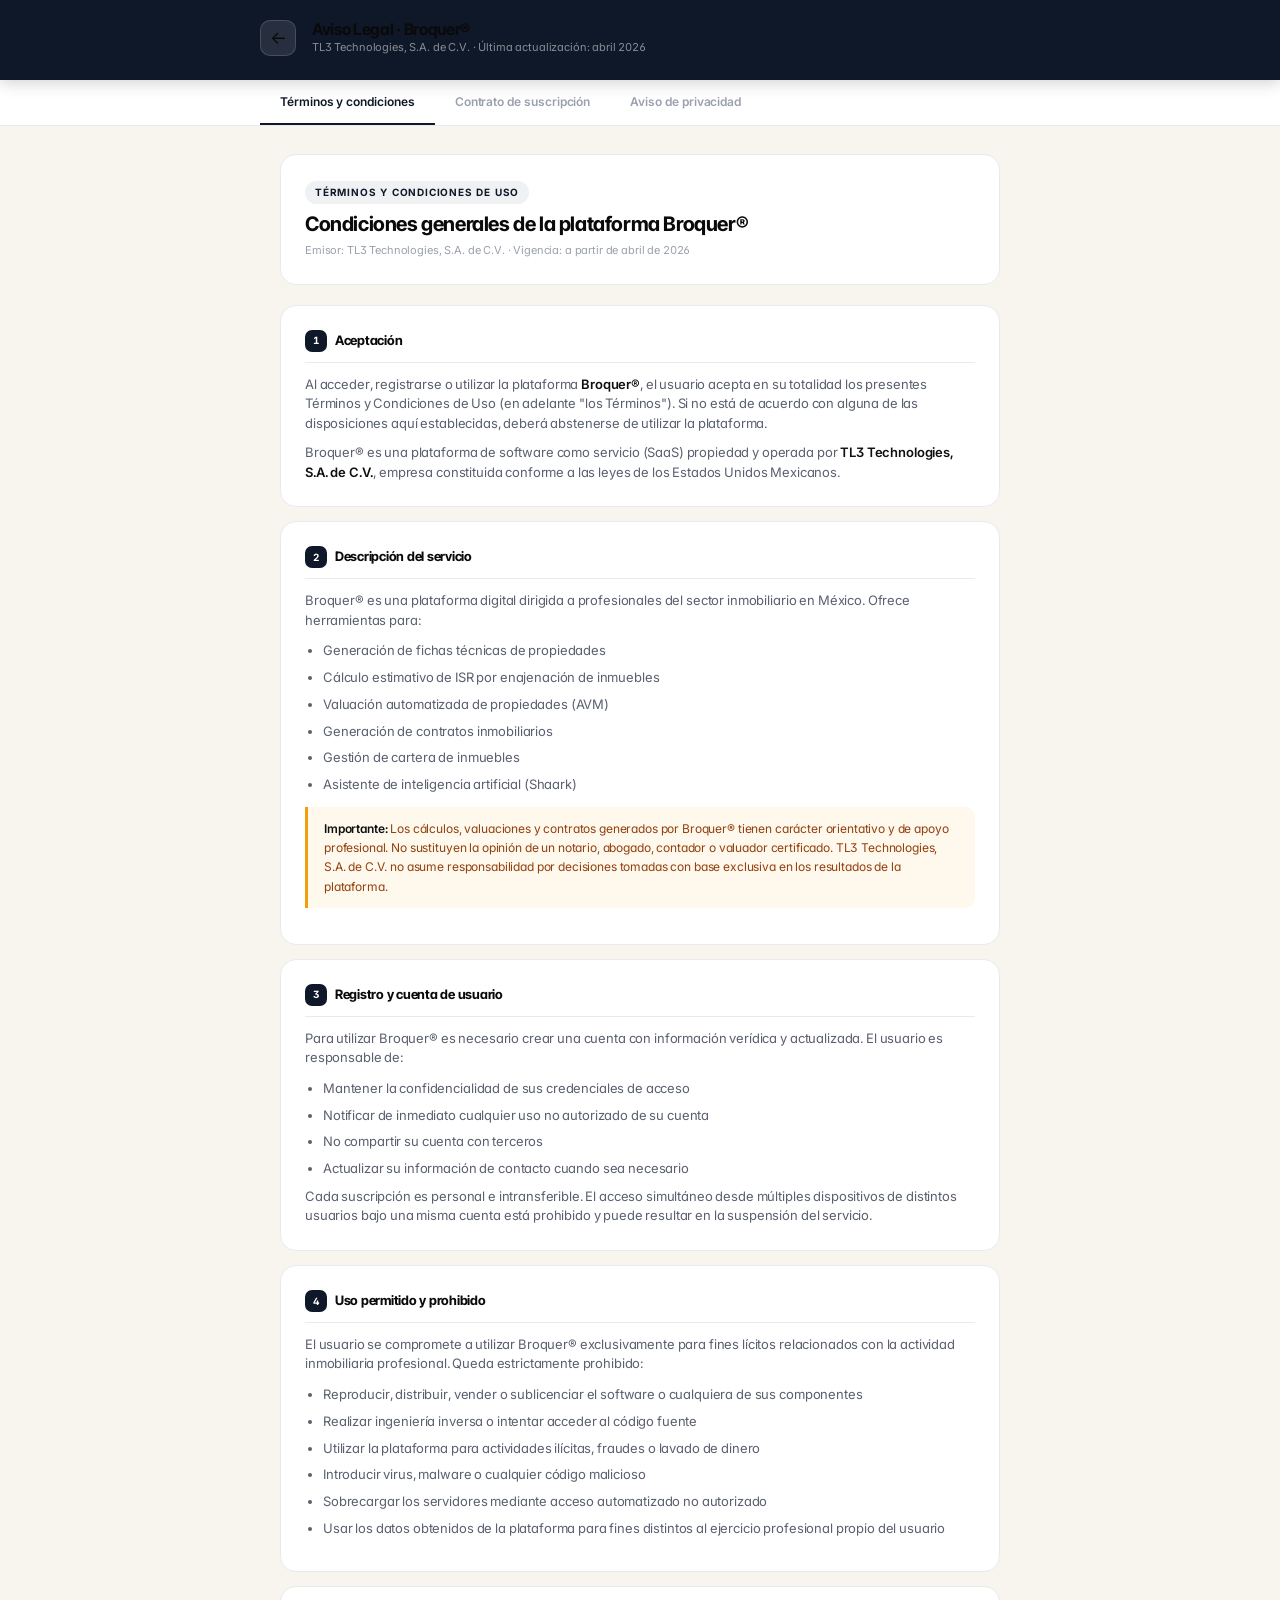
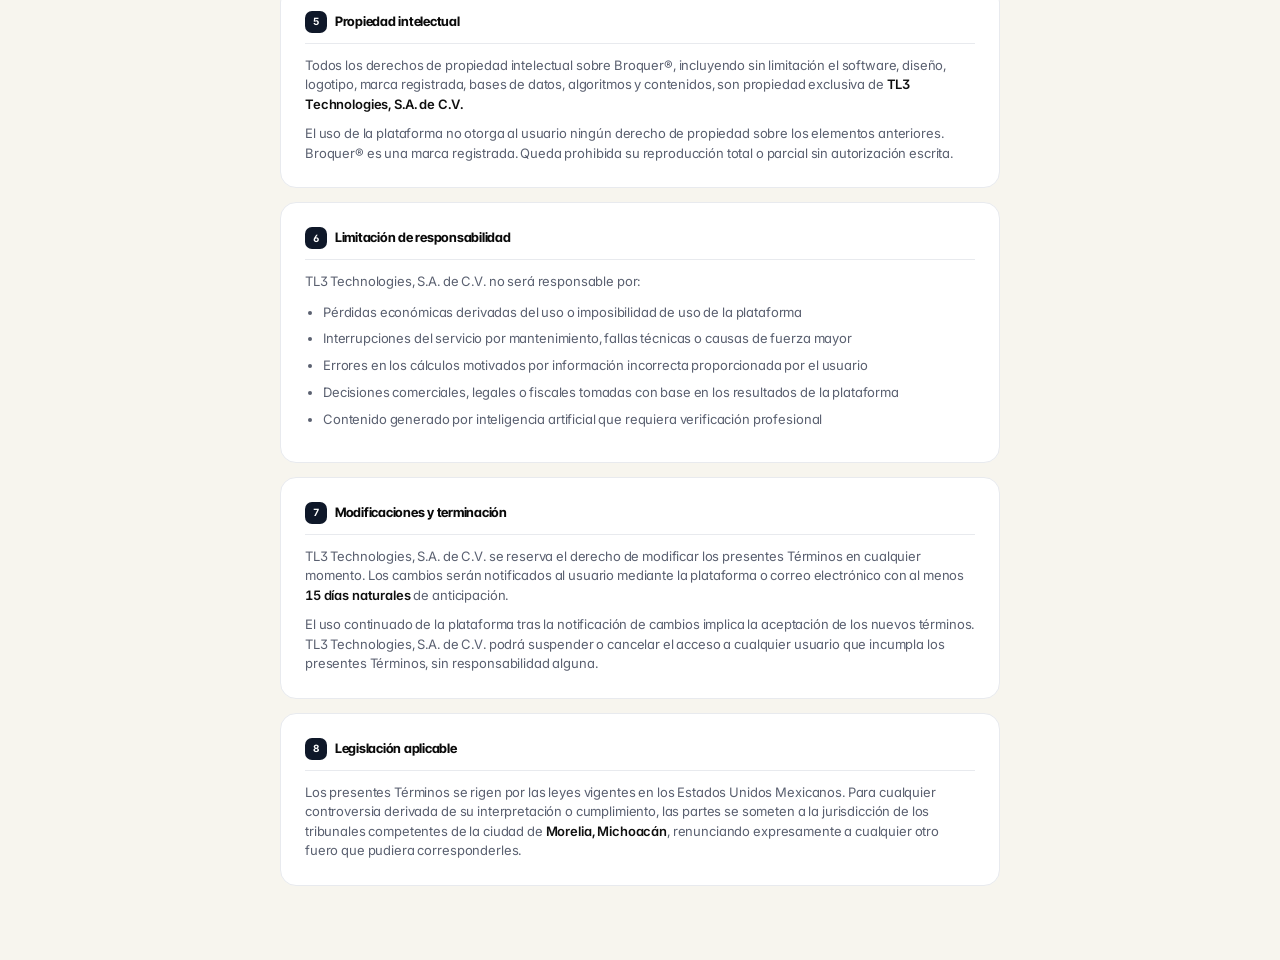
<file: legal.html>
<!DOCTYPE html>
<html lang="es">
<head>
<link rel="icon" type="image/png" href="isotipo-broquer.png"/>
<link rel="apple-touch-icon" href="isotipo-broquer.png"/>
<link rel="stylesheet" href="brokr-theme.css"/>
<style id="broquer-skin">
  html,body{background:var(--paper)!important;color:var(--ink)!important;font-family:var(--font-sans)!important;letter-spacing:-0.01em}
  *{font-family:var(--font-sans)!important}
  h1,h2,h3,.title,.heading{font-family:var(--font-display)!important;letter-spacing:-0.02em!important;color:var(--ink)!important}
  code,pre,.mono,kbd{font-family:var(--font-mono)!important}
  /* Surfaces */
  body, .screen, .panel, .container, .wrap, main { background:var(--paper)!important; color:var(--ink)!important; }
  .card, .ui-card, .box, .module, .pf-card, .stat-pill, .module-card, .cat-module, .profile-section, .activity-item, .news-ticker-wrap, .tile, .section, section, article {
    background:var(--bone)!important; border:1px solid var(--line)!important; border-radius:var(--r-lg)!important;
    color:var(--ink)!important; box-shadow:0 1px 2px rgba(10,10,10,.03)!important;
  }
  /* Headers/topbars that were navy → ivory */
  .home-header, .modules-header, .profile-header, .panel-topbar, header, .topbar, .nav-top, .app-header, .hdr, .navbar {
    background:var(--paper)!important; color:var(--ink)!important; border-bottom:1px solid var(--line)!important;
  }
  .home-header *, .modules-header *, .profile-header *, .panel-topbar *, header *, .topbar *, .nav-top *, .app-header *, .hdr *, .navbar * { color:var(--ink)!important; }
  /* Inputs */
  input, select, textarea {
    background:var(--bone)!important; border:1px solid var(--line-2)!important; color:var(--ink)!important;
    border-radius:var(--r)!important; font-family:var(--font-sans)!important; font-size:14px!important; padding:10px 12px!important;
    outline:none!important; transition:border-color .2s ease;
  }
  input:focus, select:focus, textarea:focus { border-color:var(--ink)!important; }
  /* Buttons */
  button, .btn, .ui-btn, .isr-calc-btn, .props-new-btn, .pe-save-btn, .prf-stripe-btn.primary, .pf-save-btn, .btn-pdf, .pe-toggle-slider {
    font-family:var(--font-sans)!important; letter-spacing:-0.005em!important;
  }
  button:not([class]), .btn-primary, .ui-btn, .pf-save-btn, .pe-save-btn, .isr-calc-btn, .props-new-btn, .btn-pdf, .prf-stripe-btn.primary {
    background:var(--ink)!important; color:var(--paper)!important;
    border:none!important; border-radius:var(--r)!important;
    padding:11px 18px!important; font-weight:600!important; cursor:pointer!important;
    box-shadow:0 1px 2px rgba(10,10,10,.08)!important; font-size:14px!important;
  }
  button:not([class]):hover, .btn-primary:hover, .ui-btn:hover, .pf-save-btn:hover, .pe-save-btn:hover, .isr-calc-btn:hover { opacity:.92!important; }
  /* Badges, chips */
  .badge, .chip, .pill, .stat-pill .lbl, .res-tipo-lbl, .isr-badge {
    background:var(--paper-2)!important; color:var(--ink-2)!important; border:1px solid var(--line)!important;
    border-radius:var(--r-pill)!important; padding:3px 10px!important; font-size:11px!important; font-weight:500!important;
  }
  /* Accent text colors that were navy or teal */
  [class*="navy"], [style*="color:#0f1829"], [style*="color: #0f1829"], [style*="color:#162035"] { color:var(--ink)!important; }
  /* Links */
  a { color:var(--ink)!important; text-decoration:none; }
  a:hover { color:var(--forest)!important; }
  /* Scrollbars */
  ::-webkit-scrollbar { width:6px; height:6px; }
  ::-webkit-scrollbar-thumb { background:var(--line-2); border-radius:3px; }
  /* Drop garish gradients on home-header */
  .home-header::before, .home-header::after { display:none!important; }
  /* Misc legacy */
  .app-sidebar { background:var(--paper)!important; border-right:1px solid var(--line)!important; }
  .proto-nav, .bottom-nav, .tabbar { background:var(--bone)!important; border-top:1px solid var(--line)!important; }
  /* Force any greeting "name" or page title light text to be dark */
  .greeting-text .hello, .greeting-text .name, .profile-name, .profile-sub, .panel-title, .modules-header h2 { color:var(--ink)!important; }
  /* Avatar-style circles that were translucent on navy → bone */
  .home-avatar, .profile-avatar, .pr-icon, .act-icon, .scw-avatar, .notif-bell, .stat-pill {
    background:var(--bone)!important; border:1px solid var(--line)!important; color:var(--ink)!important;
  }
</style>

<meta charset="UTF-8"/>
<meta name="viewport" content="width=device-width,initial-scale=1"/>
<title>Broquer® — Aviso Legal</title>
<link rel="icon" type="image/png" href="isotipo-broquer.png">
<link rel="apple-touch-icon" href="isotipo-broquer.png">
<link rel="preconnect" href="https://fonts.googleapis.com"/>
<link rel="preconnect" href="https://fonts.gstatic.com" crossorigin/>
<link href="https://fonts.googleapis.com/css2?family=Poppins:wght@300;400;500;600;700&display=swap" rel="stylesheet"/>
<style>
:root {
  --navy:    #0f1829;
  --teal:    #0f1829;
  --white:   #ffffff;
  --gray-100:#f5f6f8;
  --gray-200:#e8eaee;
  --gray-400:#9aa0ad;
  --gray-600:#5a6070;
  --text:    #0f0f0f;
}
* { box-sizing: border-box; margin: 0; padding: 0; }
html, body {
  font-family: 'Poppins', sans-serif;
  background: var(--gray-100);
  color: var(--text);
  font-size: 14px;
  line-height: 1.7;
}

/* ── HEADER ── */
.legal-header {
  background: var(--navy);
  padding: 20px 24px 24px;
  position: sticky; top: 0; z-index: 100;
  box-shadow: 0 2px 16px rgba(0,0,0,0.2);
}
.legal-header-inner {
  max-width: 760px; margin: 0 auto;
  display: flex; align-items: center; gap: 16px;
}
.back-btn {
  background: rgba(255,255,255,0.1);
  border: 1px solid rgba(255,255,255,0.15);
  border-radius: 10px; color: white;
  width: 36px; height: 36px;
  display: flex; align-items: center; justify-content: center;
  cursor: pointer; text-decoration: none; flex-shrink: 0;
  font-size: 18px; transition: background 0.15s;
}
.back-btn:hover { background: rgba(255,255,255,0.2); }
.legal-header h1 {
  font-size: 16px; font-weight: 700; color: white;
}
.legal-header p {
  font-size: 11px; color: rgba(255,255,255,0.5); margin-top: 1px;
}

/* ── TABS ── */
.tabs-wrap {
  background: white;
  border-bottom: 1px solid var(--gray-200);
  position: sticky; top: 76px; z-index: 99;
}
.tabs {
  max-width: 760px; margin: 0 auto;
  display: flex; overflow-x: auto;
  scrollbar-width: none;
}
.tabs::-webkit-scrollbar { display: none; }
.tab-btn {
  flex-shrink: 0; padding: 14px 20px;
  background: none; border: none; border-bottom: 2px solid transparent;
  font-size: 12px; font-weight: 600; color: var(--gray-400);
  cursor: pointer; font-family: 'Poppins', sans-serif;
  transition: color 0.15s, border-color 0.15s;
  white-space: nowrap;
}
.tab-btn.active {
  color: var(--navy); border-bottom-color: var(--navy);
}

/* ── CONTENT ── */
.legal-body {
  max-width: 760px; margin: 0 auto;
  padding: 28px 20px 60px;
}
.legal-section { display: none; }
.legal-section.active { display: block; }

.doc-header {
  background: white; border-radius: 16px;
  padding: 24px; margin-bottom: 20px;
  border: 1px solid var(--gray-200);
}
.doc-header .doc-badge {
  display: inline-block;
  background: rgba(15,24,41,0.06); color: var(--navy);
  font-size: 10px; font-weight: 700; text-transform: uppercase;
  letter-spacing: 0.8px; padding: 3px 10px; border-radius: 20px;
  margin-bottom: 10px;
}
.doc-header h2 {
  font-size: 20px; font-weight: 700; color: var(--navy);
  margin-bottom: 6px;
}
.doc-header .doc-meta {
  font-size: 11px; color: var(--gray-400);
}

.doc-card {
  background: white; border-radius: 16px;
  padding: 24px; margin-bottom: 14px;
  border: 1px solid var(--gray-200);
}
.doc-card h3 {
  font-size: 13px; font-weight: 700; color: var(--navy);
  margin-bottom: 12px; padding-bottom: 10px;
  border-bottom: 1px solid var(--gray-200);
  display: flex; align-items: center; gap: 8px;
}
.doc-card h3 .num {
  width: 22px; height: 22px; border-radius: 7px;
  background: var(--navy); color: white;
  font-size: 10px; font-weight: 700;
  display: flex; align-items: center; justify-content: center;
  flex-shrink: 0;
}
.doc-card p { font-size: 13px; color: var(--gray-600); margin-bottom: 10px; }
.doc-card p:last-child { margin-bottom: 0; }
.doc-card ul {
  padding-left: 18px; margin: 8px 0;
}
.doc-card ul li {
  font-size: 13px; color: var(--gray-600);
  margin-bottom: 6px; line-height: 1.6;
}
.doc-card strong { color: var(--text); font-weight: 600; }

.highlight-box {
  background: rgba(15,24,41,0.04);
  border-left: 3px solid var(--navy);
  border-radius: 0 10px 10px 0;
  padding: 12px 16px; margin: 12px 0;
  font-size: 12px; color: var(--gray-600); line-height: 1.6;
}
.warn-box {
  background: rgba(245,158,11,0.07);
  border-left: 3px solid #f59e0b;
  border-radius: 0 10px 10px 0;
  padding: 12px 16px; margin: 12px 0;
  font-size: 12px; color: #92400e; line-height: 1.6;
}
.price-table {
  width: 100%; border-collapse: collapse; margin: 12px 0;
  font-size: 13px;
}
.price-table th {
  background: var(--gray-100); padding: 10px 14px;
  text-align: left; font-weight: 600; font-size: 11px;
  text-transform: uppercase; letter-spacing: 0.5px; color: var(--gray-600);
}
.price-table td {
  padding: 10px 14px; border-top: 1px solid var(--gray-200);
  color: var(--gray-600);
}
.price-table td:last-child { font-weight: 600; color: var(--text); }

.contact-row {
  display: flex; align-items: center; gap: 12px;
  background: var(--gray-100); border-radius: 12px;
  padding: 14px; margin-top: 10px;
  text-decoration: none;
}
.contact-row .ci {
  width: 38px; height: 38px; border-radius: 11px;
  background: var(--navy); display: flex; align-items: center; justify-content: center;
  flex-shrink: 0;
}
.contact-row .ct { font-size: 13px; font-weight: 600; color: var(--text); }
.contact-row .cs { font-size: 11px; color: var(--gray-400); }

@media (max-width: 480px) {
  .legal-body { padding: 20px 14px 60px; }
  .doc-card { padding: 18px; }
}
</style>
</head>
<body>

<div class="legal-header">
  <div class="legal-header-inner">
    <a class="back-btn" href="index.html">←</a>
    <div>
      <h1>Aviso Legal · Broquer®</h1>
      <p>TL3 Technologies, S.A. de C.V. · Última actualización: abril 2026</p>
    </div>
  </div>
</div>

<div class="tabs-wrap">
  <div class="tabs">
    <button class="tab-btn active" onclick="showTab('terminos')">Términos y condiciones</button>
    <button class="tab-btn" onclick="showTab('suscripcion')">Contrato de suscripción</button>
    <button class="tab-btn" onclick="showTab('privacidad')">Aviso de privacidad</button>
  </div>
</div>

<div class="legal-body">

  <!-- ══ TÉRMINOS Y CONDICIONES ══ -->
  <div class="legal-section active" id="sec-terminos">
    <div class="doc-header">
      <div class="doc-badge">Términos y condiciones de uso</div>
      <h2>Condiciones generales de la plataforma Broquer®</h2>
      <div class="doc-meta">Emisor: TL3 Technologies, S.A. de C.V. · Vigencia: a partir de abril de 2026</div>
    </div>

    <div class="doc-card">
      <h3><span class="num">1</span> Aceptación</h3>
      <p>Al acceder, registrarse o utilizar la plataforma <strong>Broquer®</strong>, el usuario acepta en su totalidad los presentes Términos y Condiciones de Uso (en adelante "los Términos"). Si no está de acuerdo con alguna de las disposiciones aquí establecidas, deberá abstenerse de utilizar la plataforma.</p>
      <p>Broquer® es una plataforma de software como servicio (SaaS) propiedad y operada por <strong>TL3 Technologies, S.A. de C.V.</strong>, empresa constituida conforme a las leyes de los Estados Unidos Mexicanos.</p>
    </div>

    <div class="doc-card">
      <h3><span class="num">2</span> Descripción del servicio</h3>
      <p>Broquer® es una plataforma digital dirigida a profesionales del sector inmobiliario en México. Ofrece herramientas para:</p>
      <ul>
        <li>Generación de fichas técnicas de propiedades</li>
        <li>Cálculo estimativo de ISR por enajenación de inmuebles</li>
        <li>Valuación automatizada de propiedades (AVM)</li>
        <li>Generación de contratos inmobiliarios</li>
        <li>Gestión de cartera de inmuebles</li>
        <li>Asistente de inteligencia artificial (Shaark)</li>
      </ul>
      <div class="warn-box"><strong>Importante:</strong> Los cálculos, valuaciones y contratos generados por Broquer® tienen carácter orientativo y de apoyo profesional. No sustituyen la opinión de un notario, abogado, contador o valuador certificado. TL3 Technologies, S.A. de C.V. no asume responsabilidad por decisiones tomadas con base exclusiva en los resultados de la plataforma.</div>
    </div>

    <div class="doc-card">
      <h3><span class="num">3</span> Registro y cuenta de usuario</h3>
      <p>Para utilizar Broquer® es necesario crear una cuenta con información verídica y actualizada. El usuario es responsable de:</p>
      <ul>
        <li>Mantener la confidencialidad de sus credenciales de acceso</li>
        <li>Notificar de inmediato cualquier uso no autorizado de su cuenta</li>
        <li>No compartir su cuenta con terceros</li>
        <li>Actualizar su información de contacto cuando sea necesario</li>
      </ul>
      <p>Cada suscripción es personal e intransferible. El acceso simultáneo desde múltiples dispositivos de distintos usuarios bajo una misma cuenta está prohibido y puede resultar en la suspensión del servicio.</p>
    </div>

    <div class="doc-card">
      <h3><span class="num">4</span> Uso permitido y prohibido</h3>
      <p>El usuario se compromete a utilizar Broquer® exclusivamente para fines lícitos relacionados con la actividad inmobiliaria profesional. Queda estrictamente prohibido:</p>
      <ul>
        <li>Reproducir, distribuir, vender o sublicenciar el software o cualquiera de sus componentes</li>
        <li>Realizar ingeniería inversa o intentar acceder al código fuente</li>
        <li>Utilizar la plataforma para actividades ilícitas, fraudes o lavado de dinero</li>
        <li>Introducir virus, malware o cualquier código malicioso</li>
        <li>Sobrecargar los servidores mediante acceso automatizado no autorizado</li>
        <li>Usar los datos obtenidos de la plataforma para fines distintos al ejercicio profesional propio del usuario</li>
      </ul>
    </div>

    <div class="doc-card">
      <h3><span class="num">5</span> Propiedad intelectual</h3>
      <p>Todos los derechos de propiedad intelectual sobre Broquer®, incluyendo sin limitación el software, diseño, logotipo, marca registrada, bases de datos, algoritmos y contenidos, son propiedad exclusiva de <strong>TL3 Technologies, S.A. de C.V.</strong></p>
      <p>El uso de la plataforma no otorga al usuario ningún derecho de propiedad sobre los elementos anteriores. Broquer® es una marca registrada. Queda prohibida su reproducción total o parcial sin autorización escrita.</p>
    </div>

    <div class="doc-card">
      <h3><span class="num">6</span> Limitación de responsabilidad</h3>
      <p>TL3 Technologies, S.A. de C.V. no será responsable por:</p>
      <ul>
        <li>Pérdidas económicas derivadas del uso o imposibilidad de uso de la plataforma</li>
        <li>Interrupciones del servicio por mantenimiento, fallas técnicas o causas de fuerza mayor</li>
        <li>Errores en los cálculos motivados por información incorrecta proporcionada por el usuario</li>
        <li>Decisiones comerciales, legales o fiscales tomadas con base en los resultados de la plataforma</li>
        <li>Contenido generado por inteligencia artificial que requiera verificación profesional</li>
      </ul>
    </div>

    <div class="doc-card">
      <h3><span class="num">7</span> Modificaciones y terminación</h3>
      <p>TL3 Technologies, S.A. de C.V. se reserva el derecho de modificar los presentes Términos en cualquier momento. Los cambios serán notificados al usuario mediante la plataforma o correo electrónico con al menos <strong>15 días naturales</strong> de anticipación.</p>
      <p>El uso continuado de la plataforma tras la notificación de cambios implica la aceptación de los nuevos términos. TL3 Technologies, S.A. de C.V. podrá suspender o cancelar el acceso a cualquier usuario que incumpla los presentes Términos, sin responsabilidad alguna.</p>
    </div>

    <div class="doc-card">
      <h3><span class="num">8</span> Legislación aplicable</h3>
      <p>Los presentes Términos se rigen por las leyes vigentes en los Estados Unidos Mexicanos. Para cualquier controversia derivada de su interpretación o cumplimiento, las partes se someten a la jurisdicción de los tribunales competentes de la ciudad de <strong>Morelia, Michoacán</strong>, renunciando expresamente a cualquier otro fuero que pudiera corresponderles.</p>
    </div>
  </div>

  <!-- ══ CONTRATO DE SUSCRIPCIÓN ══ -->
  <div class="legal-section" id="sec-suscripcion">
    <div class="doc-header">
      <div class="doc-badge">Contrato de suscripción</div>
      <h2>Términos comerciales del servicio Broquer®</h2>
      <div class="doc-meta">Emisor: TL3 Technologies, S.A. de C.V. · Vigencia: a partir de abril de 2026</div>
    </div>

    <div class="doc-card">
      <h3><span class="num">1</span> Partes del contrato</h3>
      <p><strong>Proveedor:</strong> TL3 Technologies, S.A. de C.V., empresa legalmente constituida en los Estados Unidos Mexicanos, titular y operadora de la plataforma Broquer®.</p>
      <p><strong>Suscriptor:</strong> Persona física o moral que contrata el acceso a la plataforma Broquer® mediante el registro y pago de una suscripción activa.</p>
    </div>

    <div class="doc-card">
      <h3><span class="num">2</span> Planes y precios</h3>
      <p>Broquer® ofrece los siguientes planes de suscripción con cobro mensual recurrente:</p>
      <table class="price-table">
        <thead>
          <tr>
            <th>Plan</th>
            <th>Descripción</th>
            <th>Precio mensual</th>
          </tr>
        </thead>
        <tbody>
          <tr>
            <td><strong>Free</strong></td>
            <td>Acceso al módulo de fichas técnicas manuales</td>
            <td>$0 MXN</td>
          </tr>
          <tr>
            <td><strong>Personalizado</strong></td>
            <td>Acceso a módulos individuales seleccionados por el usuario</td>
            <td>$199 MXN por módulo</td>
          </tr>
          <tr>
            <td><strong>Pro</strong></td>
            <td>Acceso completo a todos los módulos de la plataforma</td>
            <td>$799 MXN</td>
          </tr>
        </tbody>
      </table>
      <div class="highlight-box">Los precios indicados son en pesos mexicanos (MXN) e incluyen IVA. TL3 Technologies, S.A. de C.V. se reserva el derecho de modificar los precios con previo aviso de 30 días naturales al suscriptor.</div>
    </div>

    <div class="doc-card">
      <h3><span class="num">3</span> Facturación y pago</h3>
      <p>El cobro de la suscripción es <strong>mensual y automático</strong> mediante los métodos de pago habilitados en la plataforma (tarjeta de crédito o débito, procesados por Stripe). El primer cobro se realiza al momento de la contratación y los subsecuentes en la misma fecha de cada mes.</p>
      <p>En caso de que el pago no pueda procesarse, el acceso a los módulos de pago quedará suspendido hasta regularizar el adeudo. El suscriptor recibirá una notificación por correo electrónico.</p>
      <p>A solicitud del suscriptor, TL3 Technologies, S.A. de C.V. podrá emitir comprobante fiscal digital (CFDI) por los cargos realizados.</p>
    </div>

    <div class="doc-card">
      <h3><span class="num">4</span> Vigencia y renovación</h3>
      <p>La suscripción tiene vigencia mensual y se renueva automáticamente al término de cada período, salvo que el suscriptor la cancele antes de la fecha de renovación.</p>
      <p>El suscriptor puede cancelar su suscripción en cualquier momento desde la sección <strong>Perfil → Suscripción</strong> dentro de la plataforma. La cancelación tendrá efecto al término del período mensual en curso, sin reembolso de la fracción proporcional no utilizada.</p>
    </div>

    <div class="doc-card">
      <h3><span class="num">5</span> Política de reembolsos</h3>
      <p>TL3 Technologies, S.A. de C.V. no realiza reembolsos por períodos parcialmente utilizados. Sin embargo, si el suscriptor experimenta una falla grave del servicio imputable al proveedor durante más de <strong>72 horas continuas</strong> en un período de facturación, tendrá derecho a solicitar un crédito equivalente a los días afectados, aplicable al siguiente período.</p>
      <p>Las solicitudes de crédito deben realizarse dentro de los 5 días hábiles posteriores al incidente, mediante correo a <strong>brokr@navarroai.com.mx</strong>.</p>
    </div>

    <div class="doc-card">
      <h3><span class="num">6</span> Cambio de plan</h3>
      <p>El suscriptor puede cambiar de plan en cualquier momento desde la sección <strong>Perfil → Suscripción</strong>. Los cambios a un plan superior (upgrade) tienen efecto inmediato y se cobra la diferencia proporcional al tiempo restante del período. Los cambios a un plan inferior (downgrade) tienen efecto al inicio del siguiente período de facturación.</p>
    </div>

    <div class="doc-card">
      <h3><span class="num">7</span> Suspensión y cancelación por el proveedor</h3>
      <p>TL3 Technologies, S.A. de C.V. podrá suspender o cancelar la suscripción de forma inmediata y sin reembolso en los siguientes casos:</p>
      <ul>
        <li>Incumplimiento de los Términos y Condiciones de Uso</li>
        <li>Uso fraudulento o ilícito de la plataforma</li>
        <li>Compartir credenciales de acceso con terceros no autorizados</li>
        <li>Actividades que comprometan la seguridad o disponibilidad del servicio</li>
      </ul>
    </div>

    <div class="doc-card">
      <h3><span class="num">8</span> Contacto comercial</h3>
      <a class="contact-row" href="mailto:brokr@navarroai.com.mx?subject=Suscripción Broquer">
        <div class="ci"><svg width="18" height="18" fill="none" viewBox="0 0 24 24" stroke="white" stroke-width="1.6"><path stroke-linecap="round" stroke-linejoin="round" d="M21.75 6.75v10.5a2.25 2.25 0 01-2.25 2.25h-15a2.25 2.25 0 01-2.25-2.25V6.75m19.5 0A2.25 2.25 0 0019.5 4.5h-15a2.25 2.25 0 00-2.25 2.25m19.5 0v.243a2.25 2.25 0 01-1.07 1.916l-7.5 4.615a2.25 2.25 0 01-2.36 0L3.32 8.91a2.25 2.25 0 01-1.07-1.916V6.75"/></svg></div>
        <div>
          <div class="ct">brokr@navarroai.com.mx</div>
          <div class="cs">Dudas sobre facturación y suscripciones</div>
        </div>
      </a>
    </div>
  </div>

  <!-- ══ AVISO DE PRIVACIDAD ══ -->
  <div class="legal-section" id="sec-privacidad">
    <div class="doc-header">
      <div class="doc-badge">Aviso de privacidad integral</div>
      <h2>Tratamiento de datos personales</h2>
      <div class="doc-meta">Conforme a la LFPDPPP · Emisor: TL3 Technologies, S.A. de C.V. · Abril 2026</div>
    </div>

    <div class="doc-card">
      <h3><span class="num">1</span> Responsable del tratamiento</h3>
      <p><strong>TL3 Technologies, S.A. de C.V.</strong> (en adelante "el Responsable"), con domicilio en proceso de registro ante el IMPI, es responsable del tratamiento de los datos personales que usted proporcione al usar la plataforma Broquer®.</p>
      <p>Para cualquier consulta relacionada con sus datos personales puede contactarnos en: <strong>brokr@navarroai.com.mx</strong></p>
    </div>

    <div class="doc-card">
      <h3><span class="num">2</span> Datos personales que recabamos</h3>
      <p>El Responsable recaba las siguientes categorías de datos personales:</p>
      <p><strong>Datos de identificación y contacto:</strong></p>
      <ul>
        <li>Nombre completo</li>
        <li>Correo electrónico</li>
        <li>Número de teléfono</li>
        <li>Ciudad de residencia</li>
        <li>Cédula profesional (opcional)</li>
        <li>Fotografía de perfil (opcional)</li>
      </ul>
      <p><strong>Datos de uso de la plataforma:</strong></p>
      <ul>
        <li>Historial de módulos utilizados</li>
        <li>Propiedades registradas en la plataforma</li>
        <li>Configuraciones y preferencias del usuario</li>
        <li>Datos de API de terceros ingresados por el usuario (ej. EasyBroker)</li>
      </ul>
      <p><strong>Datos de pago:</strong></p>
      <ul>
        <li>Información de tarjeta de crédito o débito, procesada y almacenada exclusivamente por <strong>Stripe, Inc.</strong> El Responsable no almacena datos de tarjeta en sus servidores.</li>
      </ul>
      <p><strong>Datos técnicos:</strong></p>
      <ul>
        <li>Dirección IP, tipo de dispositivo, navegador y sistema operativo</li>
        <li>Registro de accesos y actividad dentro de la plataforma</li>
      </ul>
    </div>

    <div class="doc-card">
      <h3><span class="num">3</span> Finalidades del tratamiento</h3>
      <p><strong>Finalidades primarias</strong> (necesarias para la prestación del servicio):</p>
      <ul>
        <li>Crear y gestionar la cuenta del usuario</li>
        <li>Proveer acceso a los módulos contratados</li>
        <li>Procesar pagos y gestionar la suscripción</li>
        <li>Brindar soporte técnico y atención al cliente</li>
        <li>Cumplir obligaciones legales y fiscales</li>
      </ul>
      <p><strong>Finalidades secundarias</strong> (puede oponerse a estas):</p>
      <ul>
        <li>Envío de comunicaciones sobre nuevas funcionalidades y actualizaciones de Broquer®</li>
        <li>Análisis estadístico agregado y anónimo para mejorar la plataforma</li>
        <li>Encuestas de satisfacción del servicio</li>
      </ul>
      <div class="highlight-box">Si no desea que sus datos sean tratados para las finalidades secundarias, puede manifestarlo en cualquier momento escribiendo a <strong>brokr@navarroai.com.mx</strong> con el asunto "Oposición finalidades secundarias".</div>
    </div>

    <div class="doc-card">
      <h3><span class="num">4</span> Transferencia de datos</h3>
      <p>Sus datos personales pueden ser compartidos con los siguientes terceros, exclusivamente para los fines indicados:</p>
      <ul>
        <li><strong>Supabase, Inc.</strong> — almacenamiento seguro de datos de usuario y autenticación</li>
        <li><strong>Stripe, Inc.</strong> — procesamiento de pagos</li>
        <li><strong>Groq, Inc.</strong> — procesamiento de consultas al asistente de inteligencia artificial</li>
        <li><strong>Autoridades competentes</strong> — cuando sea requerido por ley o resolución judicial</li>
      </ul>
      <p>El Responsable no vende, arrienda ni transfiere sus datos personales a terceros con fines comerciales propios.</p>
    </div>

    <div class="doc-card">
      <h3><span class="num">5</span> Derechos ARCO</h3>
      <p>Usted tiene derecho a <strong>Acceder, Rectificar, Cancelar u Oponerse</strong> al tratamiento de sus datos personales (derechos ARCO), conforme a lo establecido en la Ley Federal de Protección de Datos Personales en Posesión de los Particulares (LFPDPPP).</p>
      <p>Para ejercer sus derechos ARCO, envíe una solicitud a <strong>brokr@navarroai.com.mx</strong> con:</p>
      <ul>
        <li>Nombre completo y correo registrado en la plataforma</li>
        <li>Descripción clara del derecho que desea ejercer</li>
        <li>Cualquier documento que facilite la localización de sus datos</li>
      </ul>
      <p>El Responsable dará respuesta en un plazo máximo de <strong>20 días hábiles</strong> a partir de la recepción de la solicitud.</p>
      <p>Adicionalmente, desde la plataforma puede solicitar la <strong>eliminación de su cuenta y datos</strong> en la sección Perfil → Eliminar cuenta.</p>
    </div>

    <div class="doc-card">
      <h3><span class="num">6</span> Seguridad de los datos</h3>
      <p>El Responsable implementa medidas técnicas y organizativas para proteger sus datos personales contra pérdida, uso indebido, acceso no autorizado, divulgación, alteración o destrucción, incluyendo:</p>
      <ul>
        <li>Cifrado en tránsito mediante HTTPS/TLS</li>
        <li>Almacenamiento seguro con cifrado en reposo</li>
        <li>Autenticación de dos factores disponible para el usuario</li>
        <li>Acceso restringido a los datos únicamente al personal autorizado</li>
      </ul>
    </div>

    <div class="doc-card">
      <h3><span class="num">7</span> Uso de cookies y tecnologías similares</h3>
      <p>Broquer® utiliza <strong>almacenamiento local del navegador</strong> (localStorage) para mantener la sesión del usuario activa y guardar preferencias de uso. No se utilizan cookies de rastreo publicitario de terceros.</p>
      <p>El usuario puede limpiar el almacenamiento local desde la configuración de su navegador en cualquier momento, lo que cerrará su sesión activa.</p>
    </div>

    <div class="doc-card">
      <h3><span class="num">8</span> Cambios al aviso de privacidad</h3>
      <p>El Responsable se reserva el derecho de modificar el presente Aviso de Privacidad. Cualquier modificación será notificada al usuario mediante la plataforma o correo electrónico. El uso continuado de Broquer® tras la notificación implica la aceptación de los cambios.</p>
      <p>La versión vigente siempre estará disponible en <strong>app.navarroai.com.mx/legal.html</strong></p>
    </div>

    <div class="doc-card">
      <h3><span class="num">9</span> Autoridad competente</h3>
      <p>Si considera que el tratamiento de sus datos no se ha realizado conforme a la LFPDPPP, tiene derecho a acudir al <strong>Instituto Nacional de Transparencia, Acceso a la Información y Protección de Datos Personales (INAI)</strong> en <strong>www.inai.org.mx</strong></p>
    </div>
  </div>

</div>

<script>
function showTab(id) {
  document.querySelectorAll('.legal-section').forEach(s => s.classList.remove('active'));
  document.querySelectorAll('.tab-btn').forEach(b => b.classList.remove('active'));
  document.getElementById('sec-' + id).classList.add('active');
  event.currentTarget.classList.add('active');
  window.scrollTo({ top: 0, behavior: 'smooth' });
}
</script>
</body>
</html>
</file>
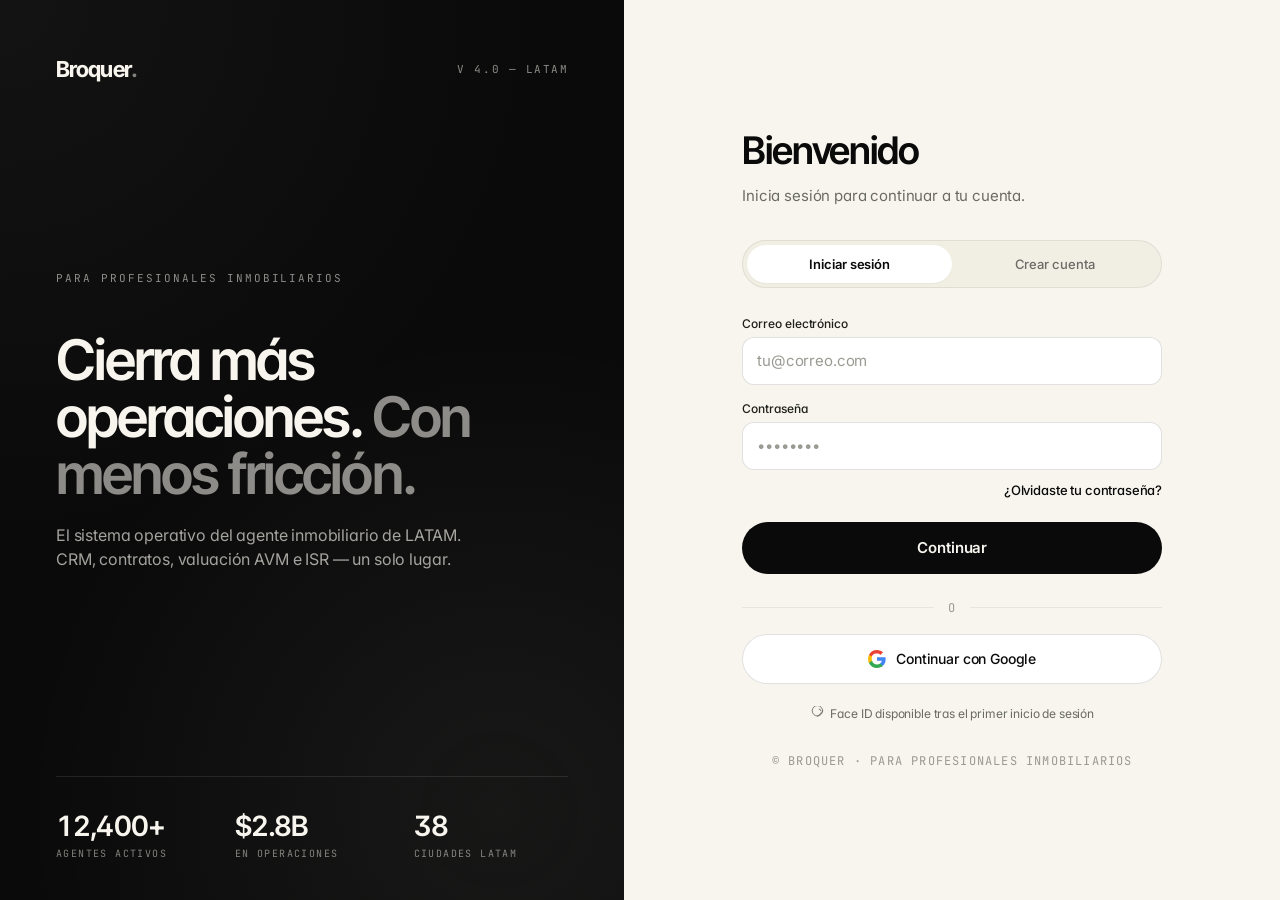
<file: login.html>
<!DOCTYPE html>
<html lang="es">
<head>
<meta charset="UTF-8"/>
<meta name="viewport" content="width=device-width,initial-scale=1,viewport-fit=cover"/>
<title>Broquer — Acceso</title>
<link rel="manifest" href="manifest.json"/>
<link rel="icon" type="image/png" href="isotipo-broquer.png">
<link rel="apple-touch-icon" href="isotipo-broquer.png">
<meta name="theme-color" content="#F7F5EE"/>
<link rel="stylesheet" href="brokr-theme.css"/>
<style>
html, body { background: var(--paper); min-height: 100%; }
body { overflow-y: auto; }

/* ── Page shell ─────────────────────────────── */
.bk-auth {
  min-height: 100vh;
  display: grid;
  grid-template-columns: 1fr;
}
@media (min-width: 980px) {
  .bk-auth { grid-template-columns: 1fr 1.05fr; }
}

/* ── LEFT: editorial hero (desktop only) ─────── */
.bk-hero {
  display: none;
  background: var(--ink);
  color: var(--paper);
  padding: 56px 56px 40px;
  position: relative;
  overflow: hidden;
}
@media (min-width: 980px) { .bk-hero { display: flex; flex-direction: column; justify-content: space-between; } }
.bk-hero::after {
  content: '';
  position: absolute; inset: 0;
  background:
    radial-gradient(circle at 80% 90%, rgba(247,245,238,.06), transparent 50%),
    radial-gradient(circle at 0% 0%, rgba(247,245,238,.04), transparent 50%);
  pointer-events: none;
}
.bk-hero__top { display: flex; align-items: center; justify-content: space-between; position: relative; z-index: 1; }
.bk-hero__mark {
  font-family: var(--font-display);
  font-weight: 700;
  font-size: 22px;
  letter-spacing: -0.03em;
  color: var(--paper);
}
.bk-hero__nav {
  font-family: var(--font-mono);
  font-size: 11px;
  letter-spacing: 0.14em;
  text-transform: uppercase;
  color: rgba(247,245,238,.55);
}
.bk-hero__body { position: relative; z-index: 1; max-width: 520px; }
.bk-hero__eyebrow {
  font-family: var(--font-mono);
  font-size: 11px;
  letter-spacing: 0.18em;
  text-transform: uppercase;
  color: rgba(247,245,238,.55);
  margin-bottom: 20px;
}
.bk-hero__hed {
  font-family: var(--font-display);
  font-weight: 600;
  font-size: 56px;
  line-height: 1.02;
  letter-spacing: -0.035em;
  color: var(--paper);
  margin-bottom: 20px;
}
.bk-hero__hed em { font-style: normal; color: rgba(247,245,238,.55); }
.bk-hero__sub {
  font-size: 16px;
  line-height: 1.5;
  color: rgba(247,245,238,.65);
  max-width: 440px;
}
.bk-hero__foot {
  position: relative; z-index: 1;
  display: grid; grid-template-columns: repeat(3, 1fr); gap: 24px;
  padding-top: 32px;
  border-top: 1px solid rgba(247,245,238,.10);
}
.bk-hero__stat .v {
  font-family: var(--font-display);
  font-size: 28px; font-weight: 600;
  letter-spacing: -0.03em;
  color: var(--paper);
}
.bk-hero__stat .l {
  font-family: var(--font-mono);
  font-size: 10px; letter-spacing: 0.14em;
  text-transform: uppercase; color: rgba(247,245,238,.50);
  margin-top: 4px;
}

/* ── RIGHT: form panel ────────────────────────── */
.bk-form-wrap {
  display: flex;
  align-items: center;
  justify-content: center;
  padding: 32px 20px 64px;
  background: var(--paper);
}
.bk-form {
  width: 100%;
  max-width: 420px;
}
.bk-form__brand {
  display: flex; align-items: center; gap: 10px;
  margin-bottom: 40px;
}
.bk-form__brand img { height: 28px; width: auto; }
.bk-form__brand .tag {
  font-family: var(--font-mono);
  font-size: 10px; letter-spacing: 0.16em;
  color: var(--mute); text-transform: uppercase;
  padding-left: 12px; margin-left: 2px;
  border-left: 1px solid var(--line-2);
}
@media (min-width: 980px) {
  .bk-form__brand { display: none; }
}

.bk-form__hed {
  font-family: var(--font-display);
  font-size: 38px; font-weight: 600;
  letter-spacing: -0.03em;
  color: var(--ink);
  margin-bottom: 8px;
  line-height: 1.05;
}
.bk-form__sub {
  font-size: 15px; color: var(--mute);
  margin-bottom: 32px;
}

/* Tabs (segmented) */
.bk-seg {
  display: grid;
  grid-template-columns: 1fr 1fr;
  background: var(--paper-2);
  padding: 4px;
  border-radius: var(--r-pill);
  margin-bottom: 28px;
  border: 1px solid var(--line);
}
.bk-seg__btn {
  appearance: none;
  border: none; background: transparent;
  height: 38px;
  border-radius: var(--r-pill);
  font-size: 13px; font-weight: 500;
  color: var(--mute);
  cursor: pointer;
  transition: all var(--dur) var(--ease);
  letter-spacing: -0.005em;
}
.bk-seg__btn.is-active { background: var(--bone); color: var(--ink); font-weight: 600; box-shadow: 0 1px 2px rgba(10,10,10,.04); }

/* Field */
.bk-field { margin-bottom: 16px; }
.bk-field label { display: block; font-size: 12px; font-weight: 500; color: var(--ink-2); margin-bottom: 6px; letter-spacing: -0.005em; }

/* Forgot row */
.bk-forgot { font-size: 13px; color: var(--mute); text-align: right; margin: -4px 0 18px; }
.bk-forgot a { color: var(--ink); font-weight: 500; }
.bk-forgot a:hover { color: var(--forest); }

/* Buttons */
.bk-submit {
  width: 100%;
  height: 52px;
  border: none;
  background: var(--ink);
  color: var(--paper);
  border-radius: var(--r-pill);
  font-size: 15px; font-weight: 600;
  letter-spacing: -0.005em;
  cursor: pointer;
  transition: background var(--dur) var(--ease), transform var(--dur) var(--ease);
  margin-top: 6px;
}
.bk-submit:hover { background: var(--ink-2); }
.bk-submit:active { transform: scale(.985); }
.bk-submit:disabled { opacity: .5; cursor: not-allowed; }

.bk-divider {
  display: flex; align-items: center; gap: 14px;
  margin: 26px 0 18px;
  color: var(--mute-2);
  font-size: 12px;
  font-family: var(--font-mono);
  letter-spacing: 0.10em;
  text-transform: uppercase;
}
.bk-divider::before, .bk-divider::after {
  content: ''; flex: 1; height: 1px; background: var(--line);
}

.bk-oauth {
  width: 100%; height: 50px;
  display: flex; align-items: center; justify-content: center;
  gap: 10px;
  background: var(--bone); color: var(--ink);
  border: 1px solid var(--line-2);
  border-radius: var(--r-pill);
  font-size: 14px; font-weight: 500;
  cursor: pointer;
  transition: all var(--dur) var(--ease);
}
.bk-oauth:hover { background: var(--paper-2); border-color: var(--line-3); }

.bk-faceid {
  text-align: center; font-size: 12px; color: var(--mute);
  margin-top: 22px;
  display: flex; justify-content: center; align-items: center; gap: 6px;
}

.bk-msg {
  padding: 12px 14px; border-radius: var(--r);
  font-size: 13px; line-height: 1.5;
  margin-bottom: 16px; display: none;
  border: 1px solid transparent;
}
.bk-msg.is-err { display: block; background: var(--danger-soft); color: var(--danger); border-color: rgba(184,75,63,.20); }
.bk-msg.is-ok  { display: block; background: var(--success-soft); color: var(--success); border-color: rgba(31,107,74,.20); }

.bk-foot {
  margin-top: 32px;
  font-size: 12px;
  color: var(--mute-2);
  text-align: center;
  font-family: var(--font-mono);
  letter-spacing: 0.10em;
  text-transform: uppercase;
}

/* Spinner */
.bk-spin { display: inline-block; width: 18px; height: 18px; border: 2px solid rgba(247,245,238,.3); border-top-color: var(--paper); border-radius: 50%; animation: bk-spin .7s linear infinite; }
@keyframes bk-spin { to { transform: rotate(360deg); } }

/* Splash */
#splash {
  position: fixed; inset: 0;
  background: var(--paper);
  display: flex; align-items: center; justify-content: center;
  z-index: 9999;
  transition: opacity .6s var(--ease);
}
#splash .mark {
  font-family: var(--font-display);
  font-size: 38px; font-weight: 600;
  letter-spacing: -0.03em; color: var(--ink);
  animation: pulseIn .9s var(--ease);
}
@keyframes pulseIn {
  0% { opacity: 0; transform: translateY(8px); }
  100% { opacity: 1; transform: translateY(0); }
}
</style>
</head>
<body>

<!-- Splash -->
<div id="splash"><div class="mark">Broquer<span style="color:var(--mute-2)">.</span></div></div>

<div class="bk-auth">

  <!-- HERO (desktop) -->
  <aside class="bk-hero">
    <div class="bk-hero__top">
      <div class="bk-hero__mark">Broquer<span style="color:rgba(247,245,238,.5)">.</span></div>
      <div class="bk-hero__nav">v 4.0 — LATAM</div>
    </div>
    <div class="bk-hero__body">
      <div class="bk-hero__eyebrow">Para profesionales inmobiliarios</div>
      <h1 class="bk-hero__hed">Cierra más operaciones. <em>Con menos fricción.</em></h1>
      <p class="bk-hero__sub">El sistema operativo del agente inmobiliario de LATAM. CRM, contratos, valuación AVM e ISR — un solo lugar.</p>
    </div>
    <div class="bk-hero__foot">
      <div class="bk-hero__stat"><div class="v">12,400+</div><div class="l">Agentes activos</div></div>
      <div class="bk-hero__stat"><div class="v">$2.8B</div><div class="l">En operaciones</div></div>
      <div class="bk-hero__stat"><div class="v">38</div><div class="l">Ciudades LATAM</div></div>
    </div>
  </aside>

  <!-- FORM -->
  <main class="bk-form-wrap">
    <div class="bk-form">

      <div class="bk-form__brand">
        <img src="logotipo-broquer.png" alt="Broquer"/>
        <span class="tag">Para profesionales</span>
      </div>

      <h2 class="bk-form__hed" id="form-title">Bienvenido</h2>
      <p class="bk-form__sub" id="form-sub">Inicia sesión para continuar a tu cuenta.</p>

      <div class="bk-seg" role="tablist">
        <button class="bk-seg__btn is-active" id="seg-login"  onclick="setTab('login')">Iniciar sesión</button>
        <button class="bk-seg__btn"           id="seg-signup" onclick="setTab('signup')">Crear cuenta</button>
      </div>

      <div class="bk-msg" id="msg"></div>

      <!-- LOGIN -->
      <form id="form-login" onsubmit="event.preventDefault();doLogin()">
        <div class="bk-field">
          <label for="l-email">Correo electrónico</label>
          <input class="bk-input" type="email" id="l-email" placeholder="tu@correo.com" autocomplete="email"/>
        </div>
        <div class="bk-field">
          <label for="l-pass">Contraseña</label>
          <input class="bk-input" type="password" id="l-pass" placeholder="••••••••" autocomplete="current-password"/>
        </div>
        <div class="bk-forgot"><a href="#" onclick="doForgot();return false">¿Olvidaste tu contraseña?</a></div>
        <button type="submit" class="bk-submit" id="btn-login">Continuar</button>

        <div class="bk-divider">o</div>

        <button type="button" class="bk-oauth" onclick="doGoogle()">
          <svg width="18" height="18" viewBox="0 0 18 18"><path d="M17.64 9.2c0-.637-.057-1.251-.164-1.84H9v3.481h4.844a4.14 4.14 0 01-1.796 2.716v2.259h2.908c1.702-1.567 2.684-3.875 2.684-6.615z" fill="#4285F4"/><path d="M9 18c2.43 0 4.467-.806 5.956-2.18l-2.908-2.259c-.806.54-1.837.86-3.048.86-2.344 0-4.328-1.584-5.036-3.711H.957v2.332A8.997 8.997 0 009 18z" fill="#34A853"/><path d="M3.964 10.71A5.41 5.41 0 013.682 9c0-.593.102-1.17.282-1.71V4.958H.957A8.996 8.996 0 000 9c0 1.452.348 2.827.957 4.042l3.007-2.332z" fill="#FBBC05"/><path d="M9 3.58c1.321 0 2.508.454 3.44 1.345l2.582-2.58C13.463.891 11.426 0 9 0A8.997 8.997 0 00.957 4.958L3.964 6.29C4.672 4.163 6.656 3.58 9 3.58z" fill="#EA4335"/></svg>
          Continuar con Google
        </button>

        <div class="bk-faceid">
          <svg width="14" height="14" fill="none" viewBox="0 0 24 24" stroke="currentColor" stroke-width="1.5"><path stroke-linecap="round" stroke-linejoin="round" d="M15.75 5.25a3 3 0 013 3m3 0a9 9 0 01-9 9m0 0a9 9 0 01-9-9 9 9 0 0118 0z"/></svg>
          Face ID disponible tras el primer inicio de sesión
        </div>
      </form>

      <!-- SIGNUP -->
      <form id="form-signup" style="display:none" onsubmit="event.preventDefault();doSignup()">
        <div style="display:grid; grid-template-columns: 1fr 1fr; gap: 12px;">
          <div class="bk-field" style="margin-bottom:0">
            <label for="s-nombre">Nombre(s)</label>
            <input class="bk-input" type="text" id="s-nombre" placeholder="Salvador" autocomplete="given-name"/>
          </div>
          <div class="bk-field" style="margin-bottom:0">
            <label for="s-apellidos">Apellidos</label>
            <input class="bk-input" type="text" id="s-apellidos" placeholder="Bolaños" autocomplete="family-name"/>
          </div>
        </div>
        <div class="bk-field" style="margin-top:14px">
          <label for="s-telefono">Teléfono</label>
          <input class="bk-input" type="tel" id="s-telefono" placeholder="443 123 4567" autocomplete="tel"/>
        </div>
        <div class="bk-field">
          <label for="s-email">Correo electrónico</label>
          <input class="bk-input" type="email" id="s-email" placeholder="tu@correo.com" autocomplete="email"/>
        </div>
        <div class="bk-field">
          <label for="s-pass">Contraseña</label>
          <input class="bk-input" type="password" id="s-pass" placeholder="Mínimo 8 caracteres" autocomplete="new-password"/>
        </div>
        <div class="bk-field">
          <label for="s-pass2">Confirmar contraseña</label>
          <input class="bk-input" type="password" id="s-pass2" placeholder="Repite la contraseña"/>
        </div>
        <button type="submit" class="bk-submit" id="btn-signup">Crear cuenta</button>

        <div class="bk-divider">o</div>

        <button type="button" class="bk-oauth" onclick="doGoogle()">
          <svg width="18" height="18" viewBox="0 0 18 18"><path d="M17.64 9.2c0-.637-.057-1.251-.164-1.84H9v3.481h4.844a4.14 4.14 0 01-1.796 2.716v2.259h2.908c1.702-1.567 2.684-3.875 2.684-6.615z" fill="#4285F4"/><path d="M9 18c2.43 0 4.467-.806 5.956-2.18l-2.908-2.259c-.806.54-1.837.86-3.048.86-2.344 0-4.328-1.584-5.036-3.711H.957v2.332A8.997 8.997 0 009 18z" fill="#34A853"/><path d="M3.964 10.71A5.41 5.41 0 013.682 9c0-.593.102-1.17.282-1.71V4.958H.957A8.996 8.996 0 000 9c0 1.452.348 2.827.957 4.042l3.007-2.332z" fill="#FBBC05"/><path d="M9 3.58c1.321 0 2.508.454 3.44 1.345l2.582-2.58C13.463.891 11.426 0 9 0A8.997 8.997 0 00.957 4.958L3.964 6.29C4.672 4.163 6.656 3.58 9 3.58z" fill="#EA4335"/></svg>
          Registrarse con Google
        </button>
      </form>

      <div class="bk-foot">© Broquer · Para profesionales inmobiliarios</div>
    </div>
  </main>

</div>

<script>
/* ════════════════════════════════════════════════
   Auth logic — preserved from original (Supabase).
   ════════════════════════════════════════════════ */
const SB_URL = 'https://urtgysmtnvoqaljuhntz.supabase.co';
const SB_KEY = 'sb_publishable_EVGLfmHVorBpQQWAh-vypA_hANNk_-i';

async function sbAuth(path, body){
  const r = await fetch(`${SB_URL}/auth/v1/${path}`, {
    method: 'POST',
    headers: { 'Content-Type': 'application/json', 'apikey': SB_KEY },
    body: JSON.stringify(body)
  });
  return r.json();
}

function showMsg(text, type='err'){
  const el = document.getElementById('msg');
  el.textContent = text;
  el.className = `bk-msg is-${type}`;
}
function clearMsg(){ document.getElementById('msg').className = 'bk-msg'; }

function setTab(tab){
  document.getElementById('seg-login').classList.toggle('is-active', tab==='login');
  document.getElementById('seg-signup').classList.toggle('is-active', tab==='signup');
  document.getElementById('form-login').style.display  = tab==='login'  ? '' : 'none';
  document.getElementById('form-signup').style.display = tab==='signup' ? '' : 'none';
  document.getElementById('form-title').textContent = tab==='login' ? 'Bienvenido' : 'Crea tu cuenta';
  document.getElementById('form-sub').textContent   = tab==='login'
    ? 'Inicia sesión para continuar a tu cuenta.'
    : 'Tu sistema operativo inmobiliario, en minutos.';
  clearMsg();
}

function setLoading(btnId, loading){
  const btn = document.getElementById(btnId);
  if(loading){ btn.disabled = true; btn.innerHTML = '<span class="bk-spin"></span>'; }
  else { btn.disabled = false; btn.textContent = btnId==='btn-login' ? 'Continuar' : 'Crear cuenta'; }
}

async function doLogin(){
  const email = document.getElementById('l-email').value.trim();
  const pass  = document.getElementById('l-pass').value;
  if(!email||!pass){ showMsg('Completa todos los campos'); return; }

  setLoading('btn-login', true);
  const data = await sbAuth('token?grant_type=password', { email, password: pass });
  setLoading('btn-login', false);

  if(data.error){ showMsg(data.error_description || data.error); return; }

  localStorage.setItem('sb_token', data.access_token);
  localStorage.setItem('sb_refresh', data.refresh_token);
  localStorage.setItem('sb_user', JSON.stringify(data.user));
  sessionStorage.setItem('sb_token', data.access_token);
  sessionStorage.setItem('sb_user', JSON.stringify(data.user));
  localStorage.setItem('sesion_activa', 'true');

  await checkProfileAndRedirect(data.access_token, data.user);
}

async function doSignup(){
  const nombre    = document.getElementById('s-nombre').value.trim();
  const apellidos = document.getElementById('s-apellidos').value.trim();
  const telefono  = document.getElementById('s-telefono').value.trim();
  const email     = document.getElementById('s-email').value.trim();
  const pass      = document.getElementById('s-pass').value;
  const pass2     = document.getElementById('s-pass2').value;
  if(!nombre||!apellidos||!email||!pass||!pass2){ showMsg('Completa todos los campos'); return; }
  if(pass !== pass2){ showMsg('Las contraseñas no coinciden'); return; }
  if(pass.length < 8){ showMsg('La contraseña debe tener al menos 8 caracteres'); return; }
  setLoading('btn-signup', true);
  const data = await sbAuth('signup', { email, password: pass });
  setLoading('btn-signup', false);
  if(data.error){ showMsg(data.error_description || data.error); return; }
  sessionStorage.setItem('reg_nombre', nombre + ' ' + apellidos);
  sessionStorage.setItem('reg_telefono', telefono);
  if(data.id || data.user?.id){
    sessionStorage.setItem('sb_token', data.access_token || '');
    sessionStorage.setItem('sb_user', JSON.stringify(data.user || data));
    showMsg('Cuenta creada. Completando tu perfil…', 'ok');
    setTimeout(() => { window.location.href = 'registro.html'; }, 1200);
  } else {
    showMsg('Te enviamos un correo de confirmación. Una vez confirmado, inicia sesión para continuar.', 'ok');
  }
}

function doGoogle(){
  window.location.href = `${SB_URL}/auth/v1/authorize?provider=google&redirect_to=${encodeURIComponent(location.origin+'/login.html')}`;
}

async function doForgot(){
  const email = document.getElementById('l-email').value.trim();
  if(!email){ showMsg('Ingresa tu correo primero'); return; }
  const data = await sbAuth('recover', { email });
  if(data.error){ showMsg(data.error_description || data.error); return; }
  showMsg('Te enviamos un enlace para restablecer tu contraseña.', 'ok');
}

async function checkProfileAndRedirect(token, user){
  const r = await fetch(`${SB_URL}/rest/v1/usuarios?id=eq.${user.id}&select=nombre,telefono`, {
    headers:{ 'apikey':SB_KEY, 'Authorization':`Bearer ${token}` }
  });
  const data = await r.json();
  if(!data.length || !data[0].nombre){
    window.location.href = 'registro.html';
  } else {
    window.location.href = 'index.html';
  }
}

/* Splash */
setTimeout(() => {
  const s = document.getElementById('splash');
  if (!s) return;
  s.style.opacity = '0';
  setTimeout(() => s.remove(), 600);
}, 800);

/* OAuth/email confirmation callback handling */
(async () => {
  let token = localStorage.getItem('sb_token') || sessionStorage.getItem('sb_token');
  const refresh = localStorage.getItem('sb_refresh');
  if(!token && refresh){
    const r = await fetch(`${SB_URL}/auth/v1/token?grant_type=refresh_token`, {
      method:'POST',
      headers:{'Content-Type':'application/json','apikey':SB_KEY},
      body: JSON.stringify({ refresh_token: refresh })
    });
    const d = await r.json();
    if(d.access_token){
      token = d.access_token;
      localStorage.setItem('sb_token', d.access_token);
      localStorage.setItem('sb_refresh', d.refresh_token);
      localStorage.setItem('sb_user', JSON.stringify(d.user));
      sessionStorage.setItem('sb_token', d.access_token);
      sessionStorage.setItem('sb_user', JSON.stringify(d.user));
    }
  }
  if(token){
    const user = JSON.parse(localStorage.getItem('sb_user') || sessionStorage.getItem('sb_user') || '{}');
    if(user.id) await checkProfileAndRedirect(token, user);
  }
  const hash = location.hash;
  if(hash.includes('access_token=')){
    const params = new URLSearchParams(hash.slice(1));
    const cbToken = params.get('access_token');
    const cbRefresh = params.get('refresh_token');
    const cbType = params.get('type');
    if(cbToken){
      const r = await fetch(`${SB_URL}/auth/v1/user`, {
        headers:{ 'apikey':SB_KEY, 'Authorization':`Bearer ${cbToken}` }
      });
      const user = await r.json();
      localStorage.setItem('sb_token', cbToken);
      if(cbRefresh) localStorage.setItem('sb_refresh', cbRefresh);
      localStorage.setItem('sb_user', JSON.stringify(user));
      sessionStorage.setItem('sb_token', cbToken);
      sessionStorage.setItem('sb_user', JSON.stringify(user));
      history.replaceState(null, '', location.pathname);
      await checkProfileAndRedirect(cbToken, user);
    }
  }
  const urlParams = new URLSearchParams(location.search);
  if(urlParams.get('type') === 'signup' || urlParams.get('confirmation') === 'true'){
    showMsg('Correo confirmado. Ahora inicia sesión con tus datos.', 'ok');
    setTab('login');
  }
})();

/* Enter to submit on login pass */
document.getElementById('l-pass').addEventListener('keydown', e => { if (e.key === 'Enter') doLogin(); });
</script>

</body>
</html>
</file>
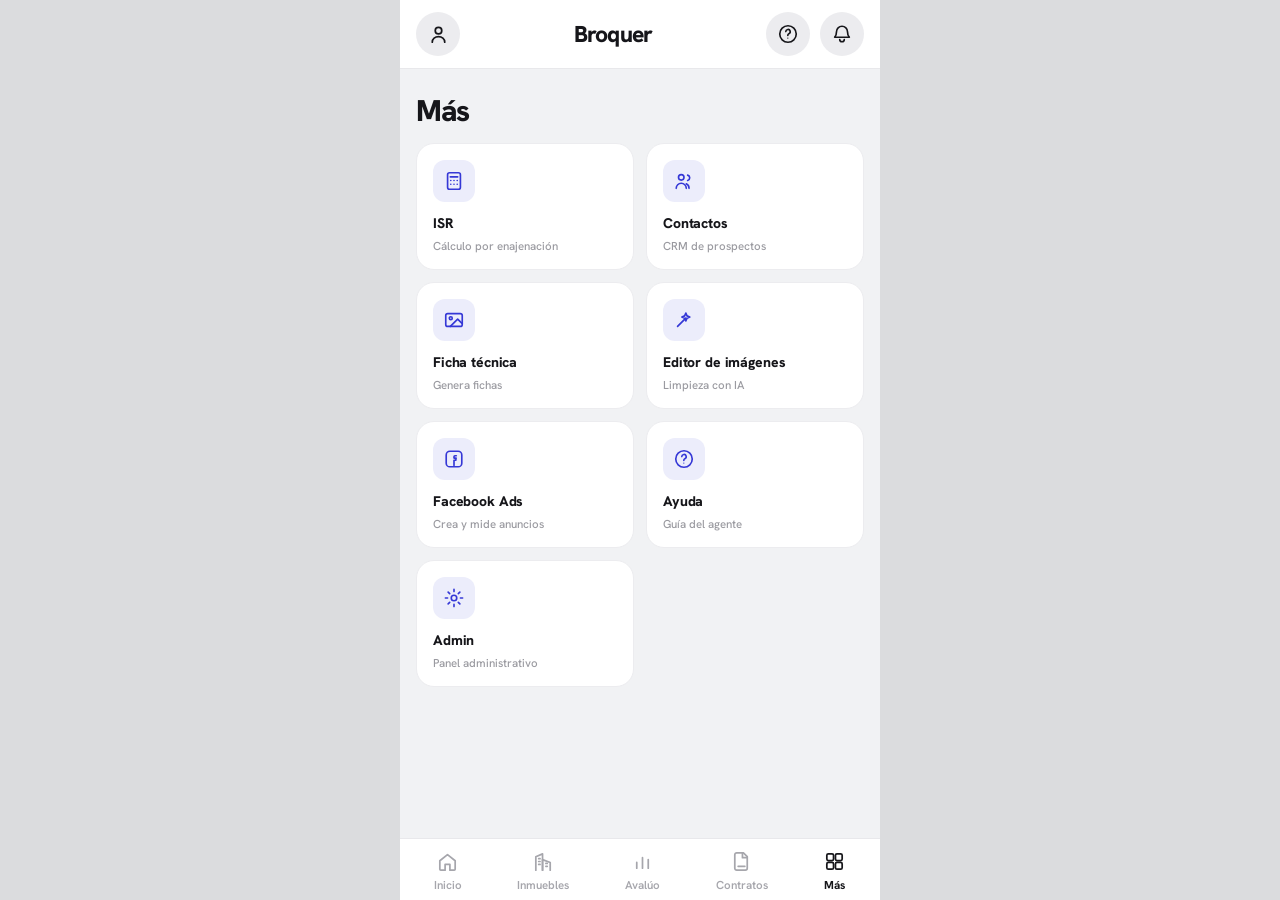
<file: mas.html>
<!DOCTYPE html>
<html lang="es">
<head>
<meta charset="utf-8">
<meta name="viewport" content="width=device-width, initial-scale=1, viewport-fit=cover">
<meta name="theme-color" content="#FFFFFF">
<title>Broquer — Más</title>
<link rel="preconnect" href="https://fonts.googleapis.com">
<link rel="preconnect" href="https://fonts.gstatic.com" crossorigin>
<link href="https://fonts.googleapis.com/css2?family=Hanken+Grotesk:wght@400;500;600;700;800&family=Anton&display=swap" rel="stylesheet">
<link href="app.css" rel="stylesheet">
</head>
<body>
<div class="app">
  <div class="hd">
    <button class="cir" aria-label="Perfil"><svg class="ic" style="width:23px;height:23px"><use href="#ic-user"/></svg></button>
    <div class="wm">Broquer</div>
    <div class="hdr">
      <button class="cir" aria-label="Ayuda"><svg class="ic" style="width:22px;height:22px"><use href="#ic-help"/></svg></button>
      <button class="cir" aria-label="Notificaciones"><svg class="ic" style="width:22px;height:22px"><use href="#ic-bell"/></svg></button>
    </div>
  </div>

  <div class="pg">
    <h1 class="htitle">Más</h1>

    <div class="grid">
      <a class="gtile" href="isr.html"><div class="gi"><svg class="ic" style="width:22px;height:22px"><use href="#ic-calc"/></svg></div><div class="gl">ISR</div><div class="gs">Cálculo por enajenación</div></a>
      <a class="gtile" href="contactos.html"><div class="gi"><svg class="ic" style="width:22px;height:22px"><use href="#ic-users"/></svg></div><div class="gl">Contactos</div><div class="gs">CRM de prospectos</div></a>
      <a class="gtile" href="ficha-manual.html"><div class="gi"><svg class="ic" style="width:22px;height:22px"><use href="#ic-photo"/></svg></div><div class="gl">Ficha técnica</div><div class="gs">Genera fichas</div></a>
      <a class="gtile" href="image-cleaner.html"><div class="gi"><svg class="ic" style="width:22px;height:22px"><use href="#ic-wand"/></svg></div><div class="gl">Editor de imágenes</div><div class="gs">Limpieza con IA</div></a>
      <a class="gtile" href="facebook-ads.html"><div class="gi"><svg class="ic" style="width:22px;height:22px"><use href="#ic-facebook"/></svg></div><div class="gl">Facebook Ads</div><div class="gs">Crea y mide anuncios</div></a>
      <a class="gtile" href="guia-agente.html"><div class="gi"><svg class="ic" style="width:22px;height:22px"><use href="#ic-help"/></svg></div><div class="gl">Ayuda</div><div class="gs">Guía del agente</div></a>
      <a class="gtile" href="admin.html"><div class="gi"><svg class="ic" style="width:22px;height:22px"><use href="#ic-settings"/></svg></div><div class="gl">Admin</div><div class="gs">Panel administrativo</div></a>
    </div>
  </div>

  <nav class="nav">
    <a class="nv" href="index.html"><svg class="ic" style="width:23px;height:23px"><use href="#ic-home"/></svg><span>Inicio</span></a>
    <a class="nv" href="propiedades.html"><svg class="ic" style="width:23px;height:23px"><use href="#ic-building"/></svg><span>Inmuebles</span></a>
    <a class="nv" href="avm.html"><svg class="ic" style="width:23px;height:23px"><use href="#ic-chart"/></svg><span>Avalúo</span></a>
    <a class="nv" href="contratos.html"><svg class="ic" style="width:23px;height:23px"><use href="#ic-contract"/></svg><span>Contratos</span></a>
    <a class="nv on" href="mas.html"><svg class="ic" style="width:23px;height:23px"><use href="#ic-grid"/></svg><span>Más</span></a>
  </nav>
</div>
<script src="icons.js"></script>
</body>
</html>
</file>
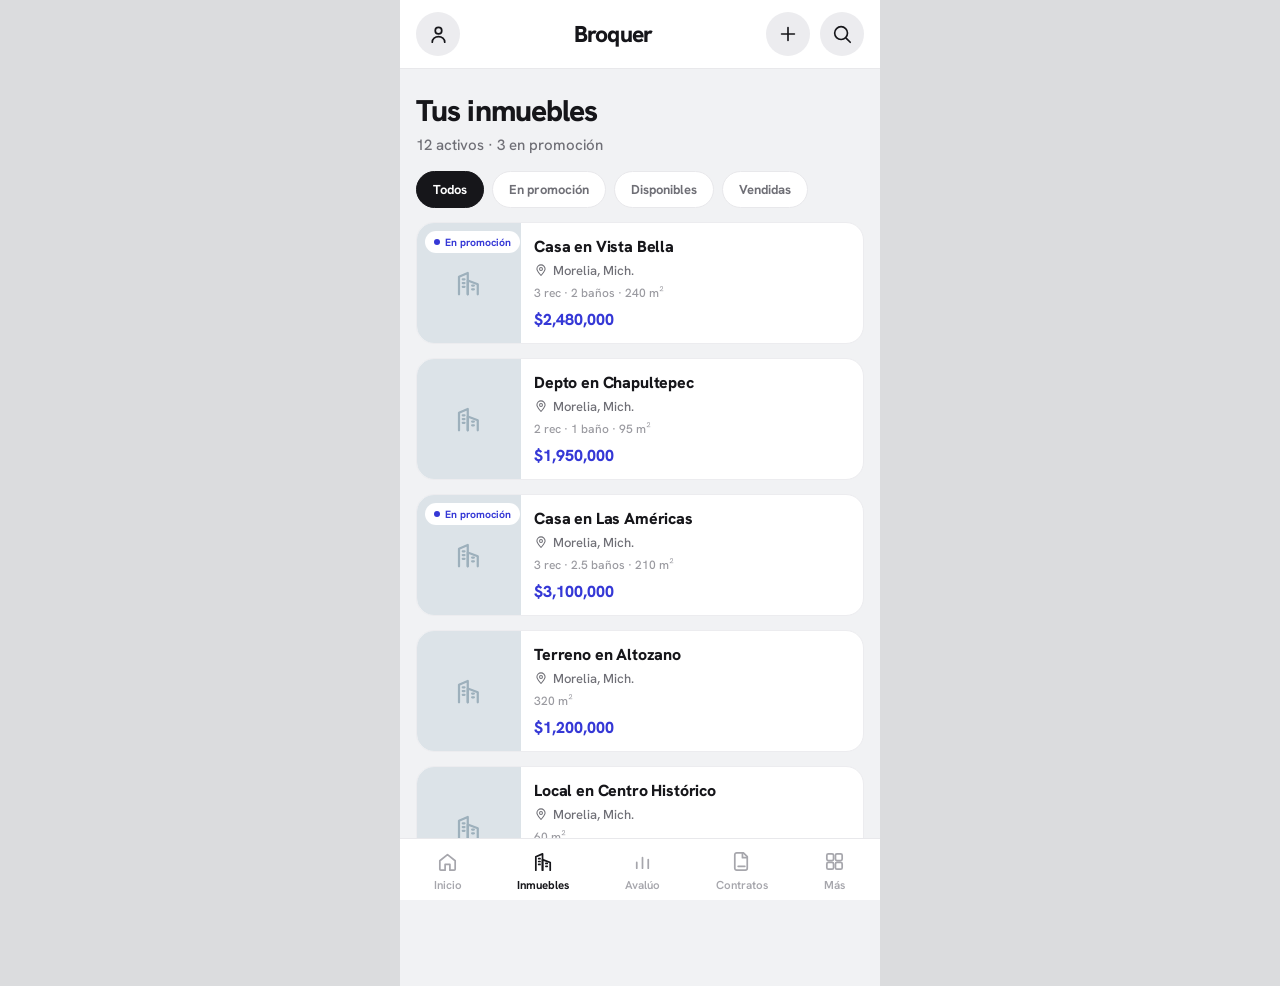
<file: propiedades.html>
<!DOCTYPE html>
<html lang="es">
<head>
<meta charset="utf-8">
<meta name="viewport" content="width=device-width, initial-scale=1, viewport-fit=cover">
<meta name="theme-color" content="#FFFFFF">
<title>Broquer — Tus Inmuebles</title>
<link rel="preconnect" href="https://fonts.googleapis.com">
<link rel="preconnect" href="https://fonts.gstatic.com" crossorigin>
<link href="https://fonts.googleapis.com/css2?family=Hanken+Grotesk:wght@400;500;600;700;800&family=Anton&display=swap" rel="stylesheet">
<link href="app.css" rel="stylesheet">
</head>
<body>
<div class="app">
  <div class="hd">
    <button class="cir" aria-label="Perfil"><svg class="ic" style="width:23px;height:23px"><use href="#ic-user"/></svg></button>
    <div class="wm">Broquer</div>
    <div class="hdr">
      <button class="cir" aria-label="Agregar"><svg class="ic" style="width:22px;height:22px"><use href="#ic-plus"/></svg></button>
      <button class="cir" aria-label="Buscar"><svg class="ic" style="width:22px;height:22px"><use href="#ic-search"/></svg></button>
    </div>
  </div>

  <div class="pg">
    <h1 class="htitle">Tus inmuebles</h1>
    <p class="hsub">12 activos · 3 en promoción</p>

    <div class="chips">
      <span class="chip on">Todos</span>
      <span class="chip">En promoción</span>
      <span class="chip">Disponibles</span>
      <span class="chip">Vendidas</span>
    </div>

    <a class="pcard" href="#">
      <div class="pimg"><svg class="ic" style="width:30px;height:30px"><use href="#ic-building"/></svg><div class="badge"><span class="dot"></span><span>En promoción</span></div></div>
      <div class="pinfo">
        <div class="ptitle">Casa en Vista Bella</div>
        <div class="ploc"><svg class="ic" style="width:14px;height:14px"><use href="#ic-pin"/></svg>Morelia, Mich.</div>
        <div class="pdet">3 rec · 2 baños · 240 m²</div>
        <div class="pprice">$2,480,000</div>
      </div>
    </a>

    <a class="pcard" href="#">
      <div class="pimg"><svg class="ic" style="width:30px;height:30px"><use href="#ic-building"/></svg></div>
      <div class="pinfo">
        <div class="ptitle">Depto en Chapultepec</div>
        <div class="ploc"><svg class="ic" style="width:14px;height:14px"><use href="#ic-pin"/></svg>Morelia, Mich.</div>
        <div class="pdet">2 rec · 1 baño · 95 m²</div>
        <div class="pprice">$1,950,000</div>
      </div>
    </a>

    <a class="pcard" href="#">
      <div class="pimg"><svg class="ic" style="width:30px;height:30px"><use href="#ic-building"/></svg><div class="badge"><span class="dot"></span><span>En promoción</span></div></div>
      <div class="pinfo">
        <div class="ptitle">Casa en Las Américas</div>
        <div class="ploc"><svg class="ic" style="width:14px;height:14px"><use href="#ic-pin"/></svg>Morelia, Mich.</div>
        <div class="pdet">3 rec · 2.5 baños · 210 m²</div>
        <div class="pprice">$3,100,000</div>
      </div>
    </a>

    <a class="pcard" href="#">
      <div class="pimg"><svg class="ic" style="width:30px;height:30px"><use href="#ic-building"/></svg></div>
      <div class="pinfo">
        <div class="ptitle">Terreno en Altozano</div>
        <div class="ploc"><svg class="ic" style="width:14px;height:14px"><use href="#ic-pin"/></svg>Morelia, Mich.</div>
        <div class="pdet">320 m²</div>
        <div class="pprice">$1,200,000</div>
      </div>
    </a>

    <a class="pcard" href="#">
      <div class="pimg"><svg class="ic" style="width:30px;height:30px"><use href="#ic-building"/></svg></div>
      <div class="pinfo">
        <div class="ptitle">Local en Centro Histórico</div>
        <div class="ploc"><svg class="ic" style="width:14px;height:14px"><use href="#ic-pin"/></svg>Morelia, Mich.</div>
        <div class="pdet">60 m²</div>
        <div class="pprice">$980,000</div>
      </div>
    </a>
  </div>

  <nav class="nav">
    <a class="nv" href="index.html"><svg class="ic" style="width:23px;height:23px"><use href="#ic-home"/></svg><span>Inicio</span></a>
    <a class="nv on" href="propiedades.html"><svg class="ic" style="width:23px;height:23px"><use href="#ic-building"/></svg><span>Inmuebles</span></a>
    <a class="nv" href="avm.html"><svg class="ic" style="width:23px;height:23px"><use href="#ic-chart"/></svg><span>Avalúo</span></a>
    <a class="nv" href="contratos.html"><svg class="ic" style="width:23px;height:23px"><use href="#ic-contract"/></svg><span>Contratos</span></a>
    <a class="nv" href="mas.html"><svg class="ic" style="width:23px;height:23px"><use href="#ic-grid"/></svg><span>Más</span></a>
  </nav>
</div>
<script src="icons.js"></script>
</body>
</html>
</file>
<file: app.css>
/* ===========================================================
   Broquer — sistema de diseño (versión alterna)
   Lenguaje visual de la app FIFA WC 2026, colores originales.
   Acento azul #3538D6 · nav activo negro · tipografía Hanken.
   =========================================================== */
:root{
  --acc:#3538D6;
  --ink:#16161A;
  --muted:#6F6F76;
  --muted2:#9A9AA0;
  --line:#E8E8EB;
  --card:#FFFFFF;
  --pg:#F1F2F4;
}
*{box-sizing:border-box;-webkit-tap-highlight-color:transparent}
body{margin:0;background:#DBDCDE;font-family:'Hanken Grotesk',-apple-system,system-ui,sans-serif;color:var(--ink)}
a{color:inherit;text-decoration:none}
.ic{display:inline-block;vertical-align:middle;stroke:currentColor;fill:none;stroke-width:1.8;stroke-linecap:round;stroke-linejoin:round}

.app{max-width:480px;margin:0 auto;min-height:100vh;background:var(--pg);position:relative;padding-bottom:98px}

/* ── Header ── */
.hd{position:sticky;top:0;z-index:20;display:flex;justify-content:space-between;align-items:center;padding:calc(12px + env(safe-area-inset-top)) 16px 12px;background:var(--card);border-bottom:1px solid var(--line)}
.cir{width:44px;height:44px;border-radius:50%;background:#ECECEF;display:flex;align-items:center;justify-content:center;color:var(--ink);border:none;cursor:pointer}
.wm{font-size:23px;font-weight:800;letter-spacing:-.035em;color:var(--ink)}
.hdr{display:flex;gap:10px}

/* ── Bottom nav ── */
.nav{position:fixed;bottom:0;left:50%;transform:translateX(-50%);width:100%;max-width:480px;z-index:20;display:flex;justify-content:space-around;align-items:flex-end;padding:11px 6px calc(8px + env(safe-area-inset-bottom));border-top:1px solid var(--line);background:var(--card)}
.nv{display:flex;flex-direction:column;align-items:center;gap:4px;color:#A6A6AC}
.nv span{font-size:11.5px;font-weight:600}
.nv.on{color:var(--ink)}
.nv.on span{font-weight:700}

/* ── Layout / tipografía ── */
.pg{padding:18px 16px 0}
.htitle{font-size:30px;font-weight:800;letter-spacing:-.03em;margin:8px 0 0;line-height:1.05}
.hsub{font-size:15px;color:var(--muted);font-weight:500;margin:8px 0 0}
.sec{display:flex;justify-content:space-between;align-items:baseline;padding:22px 2px 0}
.sec h2{font-size:21px;font-weight:800;letter-spacing:-.02em;margin:0}
.sec a{font-size:15px;color:var(--acc);font-weight:700}

/* ── Botones ── */
.pill{display:block;text-align:center;border:1.6px solid var(--ink);border-radius:99px;padding:13px;font-size:15px;font-weight:700;color:var(--ink);background:none;width:100%;cursor:pointer;font-family:inherit}
.pill-fill{display:block;text-align:center;border:none;border-radius:99px;padding:15px;font-size:16px;font-weight:700;color:#fff;background:var(--acc);width:100%;cursor:pointer;font-family:inherit}

/* ── Inputs ── */
.field{display:block;margin-top:14px}
.field .lab{font-size:13px;font-weight:700;color:var(--muted);margin-bottom:7px;display:block}
.input{width:100%;border:1.5px solid var(--line);border-radius:14px;padding:15px 16px;font-size:16px;font-weight:600;font-family:inherit;color:var(--ink);background:var(--card);outline:none}
.input::placeholder{color:var(--muted2);font-weight:500}
.input:focus{border-color:var(--acc)}

/* ── Card base ── */
.card{background:var(--card);border-radius:20px}

/* ── Alerta ── */
.alert{display:flex;align-items:center;gap:14px;padding:20px 18px;margin-top:6px}
.alert .ahx{color:var(--ink);flex-shrink:0}
.alert .atx{flex:1}
.alert .att{font-size:17px;font-weight:800;letter-spacing:-.01em;line-height:1.15}
.alert .asb{font-size:14px;color:var(--muted);line-height:1.35;margin-top:4px;font-weight:500}
.alert .acv{color:var(--muted2);flex-shrink:0}

/* ── Promo (cuadro + banda) ── */
.tik{display:flex;overflow:hidden;margin-top:18px}
.tik .sq{width:128px;flex-shrink:0;background:var(--acc);position:relative;display:flex;align-items:center;justify-content:center}
.tik .sq .ic{color:#fff}
.tik .band{position:absolute;left:0;right:0;bottom:0;height:30px;display:flex}
.tik .band b{flex:1}
.tik .rt{flex:1;padding:18px 18px 20px}
.tik .q{font-size:17px;font-weight:800;letter-spacing:-.01em;line-height:1.2}

/* ── Cita / match ── */
.carwrap{position:relative;margin-top:18px;padding:0 12px}
.sliv{position:absolute;top:14px;bottom:14px;width:12px;background:var(--card);border:1px solid var(--line);border-radius:12px}
.match{background:var(--card);border-radius:20px;border:1px solid #ECECEF;padding:16px 16px 4px}
.match .mdate{font-size:14px;color:var(--muted);font-weight:500}
.match .mphase{font-size:14px;color:var(--muted);text-align:center;font-weight:500;margin-top:2px}
.vs{display:flex;align-items:flex-start;justify-content:space-between;padding:14px 6px 16px}
.team{display:flex;flex-direction:column;align-items:center;gap:8px;width:80px}
.team .ab{font-size:15px;font-weight:800;letter-spacing:.01em}
.time{font-size:27px;font-weight:800;letter-spacing:-.02em;align-self:center;margin-top:8px}
.ava{width:40px;height:40px;border-radius:50%;display:flex;align-items:center;justify-content:center;font-weight:800;font-size:14px}
.mloc{display:flex;align-items:center;justify-content:center;gap:7px;border-top:1px solid #ECECEF;padding:13px 0;font-size:15px;font-weight:700}
.mloc .ic{color:var(--acc)}
.dots{display:flex;justify-content:center;gap:7px;padding:16px 0 4px}
.dots b{width:7px;height:7px;border-radius:50%;background:#C9C9CE}
.dots b.on{background:var(--acc);width:8px;height:8px}

/* ── Card destacada oscura ── */
.ev{background:#0D0D0E;border-radius:18px;overflow:hidden;margin-top:14px;position:relative;padding:16px 16px 18px}
.ev .top{position:absolute;top:0;left:0;right:0;height:5px;display:flex}
.ev .top b{flex:1}
.ev .rb{position:absolute;top:0;right:0;bottom:0;width:6px;background:#7C3AED}
.ev .row1{display:flex;justify-content:space-between;align-items:flex-start}
.ev .live{background:#fff;color:var(--ink);font-size:12px;font-weight:700;padding:6px 12px;border-radius:99px}
.ev .hrt{color:#fff}
.ev .big{font-family:'Anton',sans-serif;color:#fff;font-size:44px;text-align:center;line-height:1;margin:8px 0 8px;letter-spacing:.01em}
.ev .date{color:#C2F03A;font-size:12px;font-weight:700;text-align:center;letter-spacing:.02em}
.ev .subs{display:flex;gap:10px;margin-top:14px}
.ev .sub{flex:1;background:#1B1B1D;border-radius:12px;padding:12px;display:flex;flex-direction:column;align-items:center;gap:8px}
.ev .sub .nm{font-family:'Anton',sans-serif;color:#fff;font-size:14px;letter-spacing:.02em}
.ev .sub .vl{color:#fff;font-size:18px;font-weight:800}

/* ── Tarjetas de propiedad (lista horizontal) ── */
.pcard{display:flex;gap:13px;background:var(--card);border:1px solid #ECECEF;border-radius:18px;overflow:hidden;margin-top:14px;align-items:stretch}
.pimg{width:104px;flex-shrink:0;background:#DCE3E8;display:flex;align-items:center;justify-content:center;color:#9DB0BC;position:relative}
.pimg .badge{position:absolute;left:8px;top:8px;background:#fff;border-radius:99px;padding:4px 9px;display:flex;align-items:center;gap:5px}
.pimg .badge .dot{width:6px;height:6px;border-radius:50%;background:var(--acc)}
.pimg .badge span{font-size:10.5px;font-weight:700;color:var(--acc)}
.pinfo{flex:1;padding:13px 13px 13px 0;display:flex;flex-direction:column;justify-content:center}
.pinfo .ptitle{font-size:16px;font-weight:800;letter-spacing:-.01em;margin:0}
.pinfo .ploc{display:flex;align-items:center;gap:5px;font-size:13px;color:var(--muted);margin-top:5px;font-weight:500}
.pinfo .pdet{font-size:12px;color:var(--muted2);margin-top:6px;font-weight:500}
.pinfo .pprice{font-size:16px;font-weight:800;color:var(--acc);margin-top:8px}

/* ── Lista de filas ── */
.list{margin-top:14px;background:var(--card);border:1px solid #ECECEF;border-radius:18px;overflow:hidden}
.li{display:flex;align-items:center;gap:13px;padding:15px 15px;border-bottom:1px solid #F0F0F2}
.li:last-child{border-bottom:none}
.li .th{width:44px;height:44px;border-radius:12px;background:#ECEDFB;color:var(--acc);display:flex;align-items:center;justify-content:center;flex-shrink:0}
.li .tx{flex:1;min-width:0}
.li .t1{font-size:15px;font-weight:700;letter-spacing:-.01em}
.li .t2{font-size:12.5px;color:var(--muted2);margin-top:2px;font-weight:600}
.li .t2.ok{color:#1F8A4C}
.li .t2.warn{color:#B5601C}
.li .acv{color:#C5C5CC}

/* ── Chips de filtro ── */
.chips{display:flex;gap:8px;margin-top:16px;flex-wrap:wrap}
.chip{border:1.5px solid var(--line);background:var(--card);border-radius:99px;padding:9px 16px;font-size:13px;font-weight:700;color:var(--muted)}
.chip.on{background:var(--ink);border-color:var(--ink);color:#fff}

/* ── Grid de módulos (Más) ── */
.grid{display:grid;grid-template-columns:1fr 1fr;gap:12px;margin-top:16px}
.gtile{background:var(--card);border:1px solid #ECECEF;border-radius:18px;padding:16px;display:flex;flex-direction:column;gap:12px;min-height:104px}
.gtile .gi{width:42px;height:42px;border-radius:12px;background:#ECEDFB;color:var(--acc);display:flex;align-items:center;justify-content:center}
.gtile .gl{font-size:14px;font-weight:800;letter-spacing:-.01em}
.gtile .gs{font-size:11.5px;color:var(--muted2);font-weight:500;margin-top:-6px}

/* ── Resultado AVM ── */
.result{background:var(--card);border:1px solid #ECECEF;border-radius:20px;padding:20px 18px;margin-top:16px}
.result .rl{font-size:13px;font-weight:700;color:var(--muted);text-transform:uppercase;letter-spacing:.08em}
.result .rv{font-size:34px;font-weight:800;letter-spacing:-.02em;margin:8px 0 2px;font-variant-numeric:tabular-nums}
.result .rv small{font-size:15px;color:var(--muted);font-weight:600}
.result .rrow{display:flex;justify-content:space-between;margin-top:16px;border-top:1px solid #F0F0F2;padding-top:14px}
.result .rrow .k{font-size:12px;color:var(--muted);font-weight:600}
.result .rrow .v{font-size:15px;font-weight:800;margin-top:3px;font-variant-numeric:tabular-nums}
</file>
<file: brokr-theme.css>
/* ════════════════════════════════════════════════════════════
   BROKR — Apple-pristine + warm-professional theme
   Replaces / overrides legacy navy/teal/Poppins skin.
   ════════════════════════════════════════════════════════════ */

@import url('https://fonts.googleapis.com/css2?family=Inter:wght@400;500;600;700&family=Inter+Tight:wght@500;600;700;800&family=JetBrains+Mono:wght@400;500;600&display=swap');

:root {
  /* ── Surfaces ───────────────────────────── */
  --paper:   #F7F5EE;     /* warm ivory background */
  --paper-2: #F1EEE3;     /* subtle inset surface */
  --bone:    #FFFFFF;     /* card surface */
  --shell:   #FBFAF5;     /* mid surface */

  /* ── Ink ─────────────────────────────────── */
  --ink:     #0A0A0A;
  --ink-2:   #1F1F1B;
  --ink-3:   #3A3A33;
  --mute:    #6B6B66;
  --mute-2:  #9A9A92;
  --mute-3:  #C5C2B5;

  /* ── Hairlines ──────────────────────────── */
  --line:     rgba(10,10,10,0.07);
  --line-2:   rgba(10,10,10,0.12);
  --line-3:   rgba(10,10,10,0.20);

  /* ── Accents ────────────────────────────── */
  --forest:   #2F4A3A;
  --forest-2: #3D5C49;
  --forest-soft: #E5EBE3;

  --warn:     #B5601C;
  --warn-soft:#F6E8D6;
  --danger:   #B84B3F;
  --danger-soft:#F5DCD7;
  --success:  #1F6B4A;
  --success-soft:#DDEBE0;
  --info:     #2D5A88;
  --info-soft:#DCE6F0;

  /* ── Geometry ───────────────────────────── */
  --r-sm: 8px;
  --r:    12px;
  --r-lg: 16px;
  --r-xl: 22px;
  --r-pill: 999px;

  /* ── Type scale ─────────────────────────── */
  --font-sans: 'Inter', -apple-system, BlinkMacSystemFont, 'SF Pro Text', system-ui, sans-serif;
  --font-display: 'Inter Tight', 'Inter', -apple-system, system-ui, sans-serif;
  --font-mono: 'JetBrains Mono', ui-monospace, 'SF Mono', Menlo, monospace;

  --fs-display: 44px;
  --fs-h1: 32px;
  --fs-h2: 24px;
  --fs-h3: 18px;
  --fs-body: 15px;
  --fs-sm: 13px;
  --fs-xs: 11px;
  --fs-caption: 10px;

  /* ── Motion ─────────────────────────────── */
  --ease: cubic-bezier(.2,.8,.2,1);
  --dur: .22s;

  /* ── Legacy aliases (so existing markup adopts the theme) ── */
  --navy: var(--ink);
  --navy-mid: var(--ink-2);
  --navy-light: var(--ink-3);
  --teal: var(--forest);
  --teal2: var(--forest-2);
  --teal-dark: var(--forest);
  --teal-glow: rgba(47,74,58,0.10);
  --white: var(--bone);
  --gray-100: var(--paper-2);
  --gray-200: var(--line);
  --gray-400: var(--mute-2);
  --gray-600: var(--mute);
  --text: var(--ink);
  --screen-bg: var(--paper);
  --bg: var(--paper);
  --bg2: var(--bone);
  --bg3: var(--paper-2);
  --sf: var(--bone);
  --sf2: var(--paper-2);
  --bd: var(--line);
  --bd2: var(--line-2);
  --txt: var(--ink);
  --mut: var(--mute);
  --mut2: var(--mute-2);
  --r-old: 16px;
  --r2: 12px;
  --r3: 10px;
  --amber: #B5601C; --amber2:#C77D3F;
  --rose:  #B84B3F; --rose2: #C8665B;
  --violet:#5B4D8A; --violet2:#7D6FAF;
  --emerald:#2F4A3A; --emerald2:#3D5C49;
  --sky:   #2D5A88; --sky2:   #3F71A0;
  --fs-base: var(--fs-body);
  --fs-label: var(--fs-xs);
  --fs-title: var(--fs-h3);
  --font-display: 'Inter Tight', 'Inter', system-ui, sans-serif;
  --touch-min: 44px;
  --warn-bg: var(--warn-soft);
  --danger-bd: var(--danger);
}

/* ── Reset / base ───────────────────────────────── */
*,*::before,*::after { box-sizing: border-box; -webkit-tap-highlight-color: transparent; }
html, body {
  margin: 0; padding: 0;
  font-family: var(--font-sans);
  font-size: var(--fs-body);
  font-feature-settings: "ss01", "cv11";
  font-variant-numeric: tabular-nums;
  letter-spacing: -0.01em;
  background: var(--paper);
  color: var(--ink);
  -webkit-font-smoothing: antialiased;
  text-rendering: optimizeLegibility;
}
::selection { background: var(--ink); color: var(--paper); }

h1,h2,h3,h4,h5 {
  font-family: var(--font-display);
  letter-spacing: -0.025em;
  font-weight: 600;
  line-height: 1.05;
  color: var(--ink);
}
h1 { font-size: var(--fs-h1); }
h2 { font-size: var(--fs-h2); }
h3 { font-size: var(--fs-h3); letter-spacing: -0.018em; }

p { line-height: 1.5; color: var(--ink-2); }

a { color: var(--ink); text-decoration: none; }
a:hover { color: var(--forest); }

input, select, textarea, button {
  font-family: inherit;
  font-size: var(--fs-body);
  letter-spacing: inherit;
}

/* Reusable primitives used by new pages */
.bk-paper { background: var(--paper); }
.bk-bone  { background: var(--bone); }

.bk-hairline { border: 1px solid var(--line); }

.bk-card {
  background: var(--bone);
  border: 1px solid var(--line);
  border-radius: var(--r-lg);
}

.bk-btn {
  appearance: none;
  border: 1px solid transparent;
  background: var(--ink);
  color: var(--bone);
  height: 44px;
  padding: 0 18px;
  border-radius: var(--r-pill);
  font-weight: 600;
  font-size: var(--fs-sm);
  letter-spacing: -0.005em;
  cursor: pointer;
  display: inline-flex;
  align-items: center;
  justify-content: center;
  gap: 8px;
  transition: transform var(--dur) var(--ease), background var(--dur) var(--ease);
}
.bk-btn:hover  { background: var(--ink-2); }
.bk-btn:active { transform: scale(.98); }
.bk-btn--ghost { background: transparent; color: var(--ink); border-color: var(--line-2); }
.bk-btn--ghost:hover { background: var(--paper-2); }
.bk-btn--forest { background: var(--forest); }
.bk-btn--forest:hover { background: var(--forest-2); }
.bk-btn--sm { height: 36px; padding: 0 14px; font-size: var(--fs-xs); }

.bk-chip {
  display: inline-flex;
  align-items: center;
  gap: 6px;
  height: 26px;
  padding: 0 10px;
  border-radius: var(--r-pill);
  background: var(--paper-2);
  color: var(--ink-2);
  border: 1px solid var(--line);
  font-size: var(--fs-xs);
  font-weight: 500;
  letter-spacing: -0.005em;
}
.bk-chip--forest { background: var(--forest-soft); color: var(--forest); border-color: transparent; }
.bk-chip--warn   { background: var(--warn-soft);   color: var(--warn);   border-color: transparent; }
.bk-chip--danger { background: var(--danger-soft); color: var(--danger); border-color: transparent; }
.bk-chip--success{ background: var(--success-soft);color: var(--success);border-color: transparent; }
.bk-chip--info   { background: var(--info-soft);   color: var(--info);   border-color: transparent; }

.bk-input {
  width: 100%;
  height: 48px;
  padding: 0 14px;
  background: var(--bone);
  border: 1px solid var(--line-2);
  border-radius: var(--r);
  color: var(--ink);
  font-size: var(--fs-body);
  outline: none;
  transition: border-color var(--dur) var(--ease), box-shadow var(--dur) var(--ease);
}
.bk-input:focus { border-color: var(--ink); box-shadow: 0 0 0 3px rgba(10,10,10,0.06); }
.bk-input::placeholder { color: var(--mute-2); }

.bk-label {
  font-size: var(--fs-xs);
  font-weight: 500;
  color: var(--mute);
  letter-spacing: 0.02em;
  text-transform: uppercase;
  margin-bottom: 6px;
  display: block;
}

.bk-eyebrow {
  font-family: var(--font-mono);
  font-size: 10px;
  font-weight: 500;
  letter-spacing: 0.12em;
  text-transform: uppercase;
  color: var(--mute);
}

.bk-num { font-variant-numeric: tabular-nums; font-feature-settings: "tnum"; }
.bk-mono { font-family: var(--font-mono); }

/* Generic scrollbar suppressor */
.bk-scroll::-webkit-scrollbar { display: none; }
.bk-scroll { scrollbar-width: none; }

/* iOS input zoom guard */
@media (max-width: 768px) {
  input, select, textarea { font-size: max(16px, var(--fs-body)) !important; }
}
</file>
